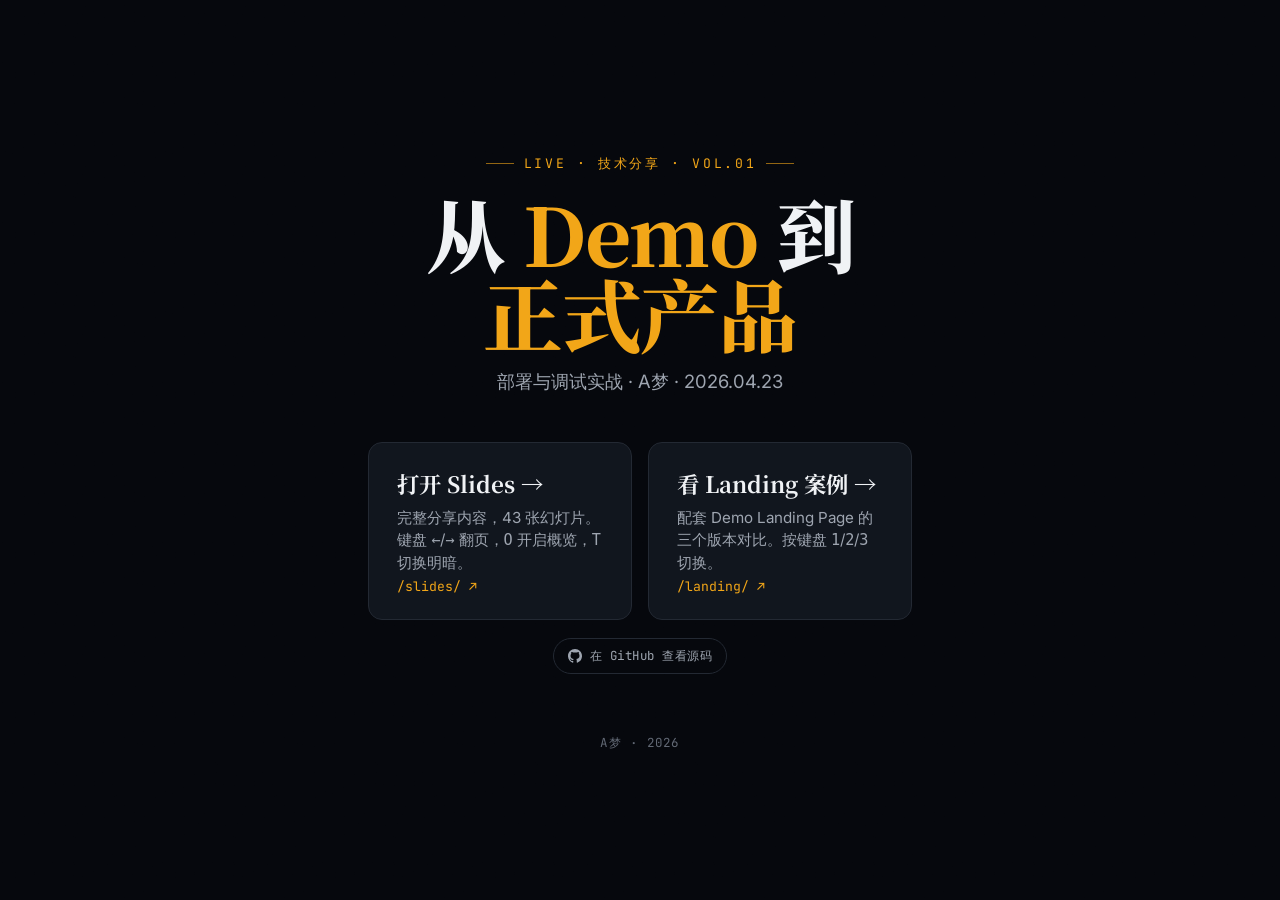
<file: index.html>
<!doctype html>
<html lang="zh-CN">
<head>
  <meta charset="utf-8" />
  <meta name="viewport" content="width=device-width, initial-scale=1" />
  <title>从 Demo 到正式产品 · A梦</title>
  <meta name="description" content="从 Demo 到正式产品——部署与调试实战。分享人：A梦。" />
  <link rel="preconnect" href="https://fonts.googleapis.com" />
  <link rel="preconnect" href="https://fonts.gstatic.com" crossorigin />
  <link href="https://fonts.googleapis.com/css2?family=Inter:wght@400;500;600;700&family=JetBrains+Mono:wght@400;500;600&family=Noto+Serif+SC:wght@500;700;900&display=swap" rel="stylesheet" />
  <style>
    :root {
      --bg: oklch(13% 0.012 260);
      --bg-card: oklch(20% 0.018 260);
      --ink: oklch(96% 0.005 260);
      --ink-dim: oklch(72% 0.018 260);
      --ink-mute: oklch(52% 0.02 260);
      --accent: oklch(78% 0.16 75);
      --line: oklch(28% 0.02 260);
      --font-sans: 'Inter', -apple-system, 'PingFang SC', sans-serif;
      --font-mono: 'JetBrains Mono', ui-monospace, Menlo, monospace;
      --font-serif: 'Noto Serif SC', 'Songti SC', serif;
    }
    * { box-sizing: border-box; margin: 0; padding: 0; }
    html, body { height: 100%; background: var(--bg); color: var(--ink); font-family: var(--font-sans); }
    body {
      display: grid; place-content: center;
      padding: 24px;
      position: relative;
      overflow: hidden;
    }
    body::before {
      content: '';
      position: fixed; inset: 0;
      pointer-events: none;
      background-image: url("data:image/svg+xml;utf8,<svg xmlns='http://www.w3.org/2000/svg' width='160' height='160'><filter id='n'><feTurbulence type='fractalNoise' baseFrequency='0.9' numOctaves='2'/><feColorMatrix values='0 0 0 0 1  0 0 0 0 1  0 0 0 0 1  0 0 0 0.05 0'/></filter><rect width='100%25' height='100%25' filter='url(%23n)'/></svg>");
      opacity: 0.45; mix-blend-mode: overlay;
    }
    .wrap { max-width: 800px; text-align: center; position: relative; z-index: 1; }
    .eyebrow {
      font-family: var(--font-mono);
      font-size: 0.82rem;
      color: var(--accent);
      letter-spacing: 0.2em;
      text-transform: uppercase;
      margin-bottom: 20px;
      display: inline-flex; align-items: center; gap: 10px;
    }
    .eyebrow::before, .eyebrow::after {
      content: ''; width: 28px; height: 1px; background: currentColor; opacity: 0.6;
    }
    h1 {
      font-family: var(--font-serif);
      font-weight: 800;
      font-size: clamp(2.4rem, 1rem + 5vw, 5rem);
      line-height: 1;
      letter-spacing: -0.02em;
      margin-bottom: 16px;
    }
    h1 .accent { color: var(--accent); }
    .sub {
      font-size: 1.15rem;
      color: var(--ink-dim);
      margin-bottom: 48px;
    }
    .cards {
      display: grid;
      grid-template-columns: repeat(auto-fit, minmax(240px, 1fr));
      gap: 16px;
    }
    .card {
      display: block;
      padding: 24px 28px;
      background: var(--bg-card);
      border: 1px solid var(--line);
      border-radius: 14px;
      text-decoration: none;
      color: var(--ink);
      transition: border-color 200ms, transform 200ms;
      text-align: left;
    }
    .card:hover { border-color: var(--accent); transform: translateY(-2px); }
    .card h3 { font-family: var(--font-serif); font-size: 1.4rem; font-weight: 700; margin-bottom: 8px; }
    .card p { color: var(--ink-dim); font-size: 0.95rem; line-height: 1.5; }
    .card .arrow { color: var(--accent); margin-top: 12px; font-family: var(--font-mono); font-size: 0.82rem; }
    .meta {
      margin-top: 60px;
      font-family: var(--font-mono);
      font-size: 0.78rem;
      color: var(--ink-mute);
      letter-spacing: 0.1em;
    }
    .repo {
      display: inline-flex; align-items: center; gap: 8px;
      margin-top: 18px;
      padding: 8px 14px;
      border: 1px solid var(--line);
      border-radius: 999px;
      color: var(--ink-dim);
      font-family: var(--font-mono);
      font-size: 0.78rem;
      letter-spacing: 0.04em;
      text-decoration: none;
      transition: border-color 200ms ease, color 200ms ease, background 200ms ease;
    }
    .repo:hover { border-color: var(--accent); color: var(--ink); background: rgba(255,255,255,0.03); }
    .repo svg { width: 14px; height: 14px; }
  </style>
</head>
<body>
  <main class="wrap">
    <span class="eyebrow">LIVE · 技术分享 · Vol.01</span>
    <h1>
      从 <span class="accent">Demo</span> 到<br/>
      <span class="accent">正式产品</span>
    </h1>
    <p class="sub">部署与调试实战 · A梦 · 2026.04.23</p>

    <div class="cards">
      <a class="card" href="./slides/" target="_blank" rel="noopener">
        <h3>打开 Slides →</h3>
        <p>完整分享内容，43 张幻灯片。键盘 <code>←</code>/<code>→</code> 翻页，<code>O</code> 开启概览，<code>T</code> 切换明暗。</p>
        <span class="arrow">/slides/ ↗</span>
      </a>
      <a class="card" href="./landing/" target="_blank" rel="noopener">
        <h3>看 Landing 案例 →</h3>
        <p>配套 Demo Landing Page 的三个版本对比。按键盘 <code>1</code>/<code>2</code>/<code>3</code> 切换。</p>
        <span class="arrow">/landing/ ↗</span>
      </a>
    </div>

    <a class="repo" href="https://github.com/zifeixu85/deepsea-amengshare20260423-slides" target="_blank" rel="noopener" title="在 GitHub 查看源码">
      <svg viewBox="0 0 16 16" fill="currentColor" aria-hidden="true"><path d="M8 0C3.58 0 0 3.58 0 8c0 3.54 2.29 6.53 5.47 7.59.4.07.55-.17.55-.38 0-.19-.01-.82-.01-1.49-2.01.37-2.53-.49-2.69-.94-.09-.23-.48-.94-.82-1.13-.28-.15-.68-.52-.01-.53.63-.01 1.08.58 1.23.82.72 1.21 1.87.87 2.33.66.07-.52.28-.87.51-1.07-1.78-.2-3.64-.89-3.64-3.95 0-.87.31-1.59.82-2.15-.08-.2-.36-1.02.08-2.12 0 0 .67-.21 2.2.82.64-.18 1.32-.27 2-.27s1.36.09 2 .27c1.53-1.04 2.2-.82 2.2-.82.44 1.1.16 1.92.08 2.12.51.56.82 1.27.82 2.15 0 3.07-1.87 3.75-3.65 3.95.29.25.54.73.54 1.48 0 1.07-.01 1.93-.01 2.2 0 .21.15.46.55.38A8.01 8.01 0 0016 8c0-4.42-3.58-8-8-8z"/></svg>
      在 GitHub 查看源码
    </a>
    <p class="meta">A梦 · 2026</p>
  </main>
</body>
</html>
</file>
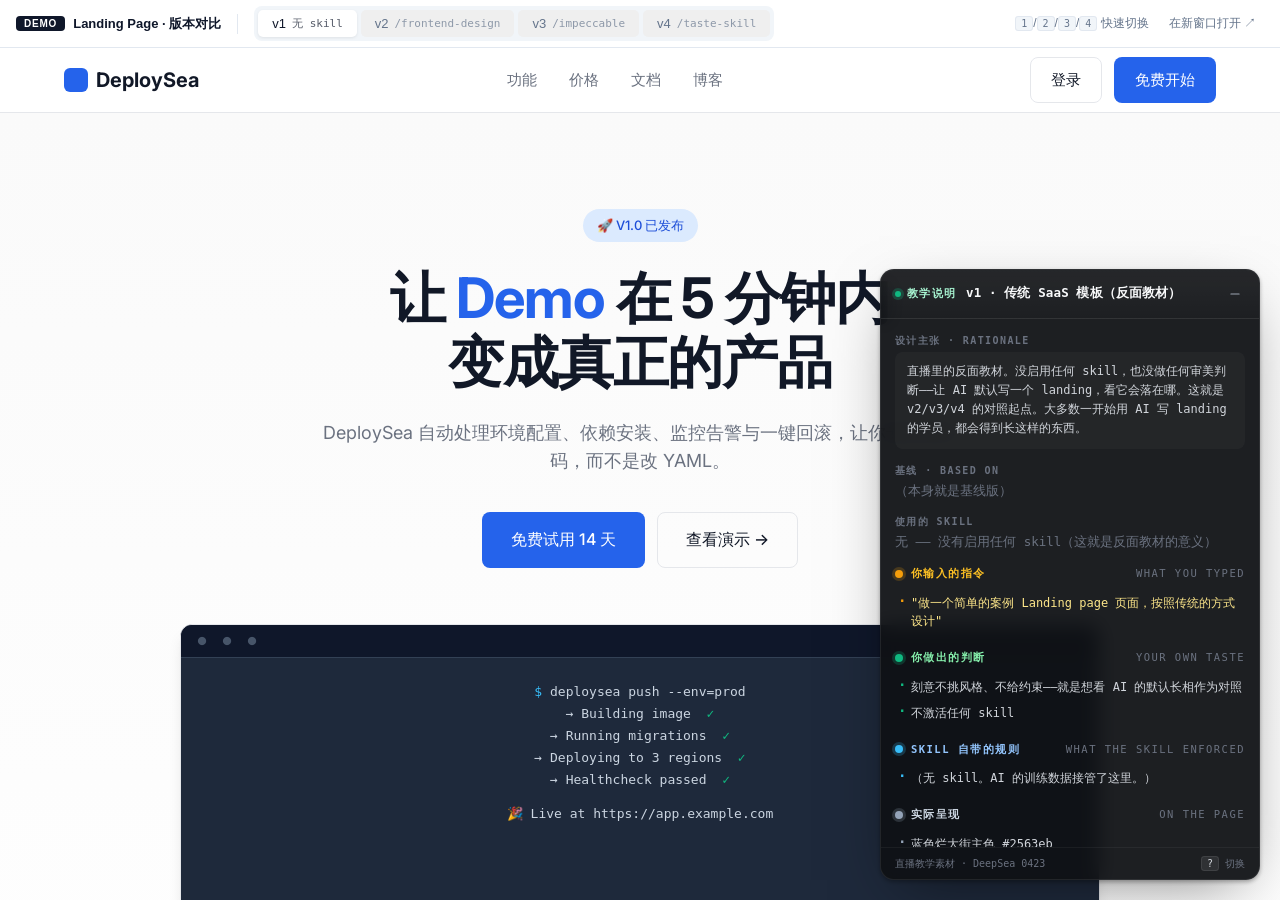
<file: landing/index.html>
<!doctype html>
<html lang="zh-CN">
<head>
  <meta charset="utf-8" />
  <meta name="viewport" content="width=device-width, initial-scale=1" />
  <title>Landing — Version Switcher</title>
  <style>
    :root {
      --bar-h: 48px;
      --ink: #0f172a;
      --ink-dim: #64748b;
      --line: #e2e8f0;
      --bg: #f8fafc;
      --accent: #2563eb;
    }
    * { box-sizing: border-box; }
    html, body { margin: 0; padding: 0; height: 100%; background: var(--bg); }
    body {
      font-family: -apple-system, BlinkMacSystemFont, 'PingFang SC', sans-serif;
      color: var(--ink);
    }

    .switcher {
      position: fixed; top: 0; left: 0; right: 0;
      height: var(--bar-h); z-index: 50;
      background: rgba(255,255,255,0.94);
      backdrop-filter: blur(10px);
      border-bottom: 1px solid var(--line);
      display: flex; align-items: center;
      padding: 0 16px; gap: 16px;
      font-size: 13px;
    }
    .switcher__brand {
      font-weight: 600; color: var(--ink);
      display: flex; align-items: center; gap: 8px;
    }
    .switcher__brand .badge {
      display: inline-block; padding: 2px 8px;
      background: var(--ink); color: white;
      border-radius: 4px; font-size: 10px;
      font-weight: 700; letter-spacing: 0.08em;
    }
    .switcher__divider {
      width: 1px; height: 20px; background: var(--line);
    }
    .switcher__tabs {
      display: flex; gap: 4px;
      background: #f1f5f9;
      padding: 4px; border-radius: 8px;
    }
    .switcher__tab {
      appearance: none; border: 0;
      padding: 6px 14px; border-radius: 5px;
      font-family: inherit; font-size: 13px; font-weight: 500;
      color: var(--ink-dim); cursor: pointer;
      transition: all 0.15s ease;
      display: inline-flex; align-items: center; gap: 6px;
    }
    .switcher__tab:hover { color: var(--ink); }
    .switcher__tab[aria-pressed="true"] {
      background: white;
      color: var(--ink);
      box-shadow: 0 1px 3px rgba(0,0,0,0.08);
    }
    .switcher__tab .label-en {
      font-family: ui-monospace, Menlo, monospace;
      font-size: 11px; opacity: 0.7;
    }

    .switcher__spacer { flex: 1; }

    .switcher__meta {
      color: var(--ink-dim); font-size: 12px;
      display: flex; align-items: center; gap: 12px;
    }
    .switcher__meta a {
      color: var(--ink-dim);
      text-decoration: none;
      padding: 4px 8px;
      border-radius: 4px;
      transition: all 0.15s ease;
    }
    .switcher__meta a:hover { color: var(--ink); background: #f1f5f9; }
    .switcher__meta kbd {
      font-family: ui-monospace, Menlo, monospace;
      font-size: 10px;
      background: #f1f5f9;
      border: 1px solid var(--line);
      border-radius: 3px;
      padding: 1px 5px;
      color: var(--ink-dim);
    }

    .frame-wrap {
      position: absolute;
      top: var(--bar-h); left: 0; right: 0; bottom: 0;
      background: white;
    }
    .frame {
      width: 100%; height: 100%;
      border: 0; display: block;
      background: white;
    }

    @media (max-width: 640px) {
      .switcher { padding: 0 8px; gap: 8px; }
      .switcher__brand .text { display: none; }
      .switcher__meta { display: none; }
      .switcher__tab { padding: 6px 10px; }
      .switcher__tab .label-en { display: none; }
    }
  </style>
</head>
<body>
  <header class="switcher" role="toolbar" aria-label="版本切换">
    <span class="switcher__brand">
      <span class="badge">DEMO</span>
      <span class="text">Landing Page · 版本对比</span>
    </span>

    <span class="switcher__divider" aria-hidden="true"></span>

    <div class="switcher__tabs" role="tablist">
      <button class="switcher__tab" role="tab" data-version="v1" aria-pressed="false">
        v1 <span class="label-en">无 skill</span>
      </button>
      <button class="switcher__tab" role="tab" data-version="v2" aria-pressed="false">
        v2 <span class="label-en">/frontend-design</span>
      </button>
      <button class="switcher__tab" role="tab" data-version="v3" aria-pressed="false">
        v3 <span class="label-en">/impeccable</span>
      </button>
      <button class="switcher__tab" role="tab" data-version="v4" aria-pressed="false">
        v4 <span class="label-en">/taste-skill</span>
      </button>
    </div>

    <span class="switcher__spacer"></span>

    <div class="switcher__meta">
      <span><kbd>1</kbd>/<kbd>2</kbd>/<kbd>3</kbd>/<kbd>4</kbd> 快速切换</span>
      <a id="open-new" href="#" target="_blank" rel="noopener">在新窗口打开 ↗</a>
    </div>
  </header>

  <div class="frame-wrap">
    <iframe id="frame" class="frame" src="" title="Landing Page Preview" loading="eager"></iframe>
  </div>

  <script>
    (function () {
      const versions = ['v1', 'v2', 'v3', 'v4'];
      const tabs = Array.from(document.querySelectorAll('.switcher__tab'));
      const $frame = document.getElementById('frame');
      const $openNew = document.getElementById('open-new');

      function urlFor(v) { return `./${v}/index.html`; }

      function activate(v, { push = true } = {}) {
        if (!versions.includes(v)) v = 'v1';
        tabs.forEach(t => t.setAttribute('aria-pressed', String(t.dataset.version === v)));
        const url = urlFor(v);
        // only reload the iframe if the version actually changed
        if (!$frame.src || !$frame.src.endsWith(url.replace('./', ''))) {
          $frame.src = url;
        }
        $openNew.href = url;
        document.title = `Landing · ${v}`;
        if (push) history.replaceState(null, '', `#${v}`);
      }

      tabs.forEach(t => {
        t.addEventListener('click', () => activate(t.dataset.version));
      });

      window.addEventListener('keydown', (e) => {
        // ignore when iframe is focused — user is interacting with the page
        if (e.target && e.target.tagName === 'INPUT') return;
        const map = { '1': 'v1', '2': 'v2', '3': 'v3', '4': 'v4' };
        if (map[e.key]) activate(map[e.key]);
      });

      // initial: hash > default v1
      const initial = (location.hash || '').replace('#', '') || 'v1';
      activate(initial);
    })();
  </script>
</body>
</html>
</file>
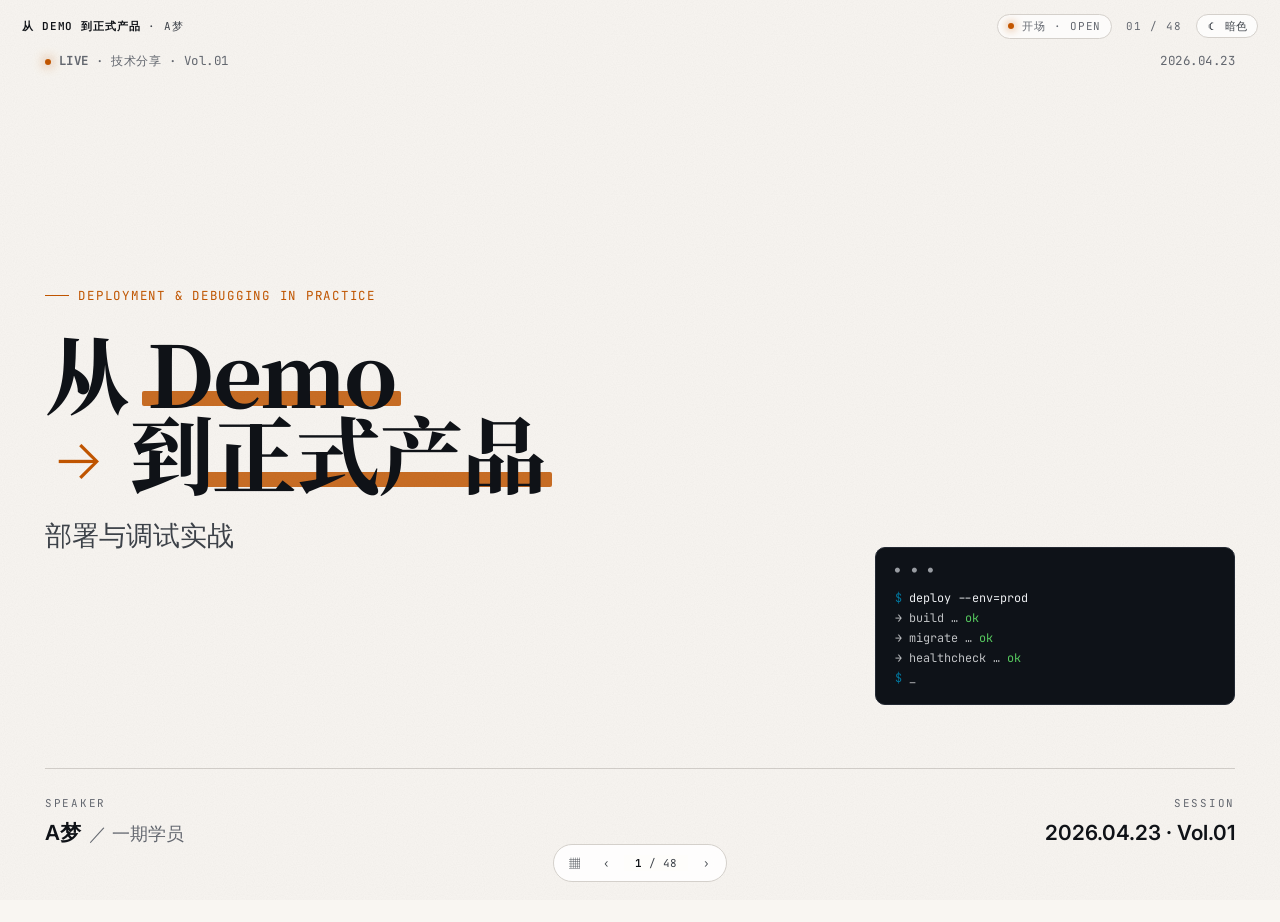
<file: slides/index.html>
<!doctype html>
<html lang="zh-CN">
<head>
  <meta charset="utf-8" />
  <meta name="viewport" content="width=device-width, initial-scale=1, viewport-fit=cover" />
  <title>从 Demo 到正式产品 · A梦</title>
  <meta name="description" content="从 Demo 到正式产品——部署与调试实战。分享人：A梦。" />
  <link rel="preconnect" href="https://fonts.googleapis.com" />
  <link rel="preconnect" href="https://fonts.gstatic.com" crossorigin />
  <link href="https://fonts.googleapis.com/css2?family=Inter:wght@300;400;500;600;700;800&family=JetBrains+Mono:wght@400;500;600&family=Noto+Serif+SC:wght@500;700;900&display=swap" rel="stylesheet" />
  <link rel="stylesheet" href="./styles.css?v=13" />
  <script>
    // Apply theme before paint to avoid FOUC
    (function () {
      try {
        var saved = localStorage.getItem('deepsea-slides-theme');
        var theme = (saved === 'light' || saved === 'dark')
          ? saved
          : (window.matchMedia && window.matchMedia('(prefers-color-scheme: light)').matches ? 'light' : 'dark');
        document.documentElement.setAttribute('data-theme', theme);
      } catch (e) { document.documentElement.setAttribute('data-theme', 'dark'); }
    })();
  </script>
</head>
<body>
  <div class="progress" id="progress"></div>

  <header class="chrome-top">
    <div class="chrome-top__left">
      <span class="chrome-top__brand"><strong>从 Demo 到正式产品</strong> · A梦</span>
    </div>
    <div class="chrome-top__right">
      <span class="chrome-top__section" id="section-pill">
        <span class="swatch"></span><span id="section-name">OPEN</span>
      </span>
      <span class="chrome-top__counter"><span id="cur">01</span> / <span id="total">01</span></span>
      <button class="theme-toggle" id="theme-toggle" aria-label="切换明暗主题 (T)" title="切换主题 (T)">
        <span class="ico ico-light" aria-hidden="true">☀</span><span class="ico ico-dark" aria-hidden="true">☾</span>
        <span class="theme-toggle__label theme-toggle__label--to-light">亮色</span>
        <span class="theme-toggle__label theme-toggle__label--to-dark">暗色</span>
      </button>
    </div>
  </header>

  <main class="deck" id="deck" data-section="open">

    <!-- ==================== 01 · COVER ==================== -->
    <section class="slide cover is-active" data-section="open" data-overview="1 · 封面">
      <header class="cover__top">
        <div><span class="dot-pulse"></span><strong>LIVE</strong> · 技术分享 · Vol.01</div>
        <div>2026.04.23</div>
      </header>
      <div class="cover__main">
        <span class="eyebrow">Deployment &amp; Debugging in Practice</span>
        <h1 class="cover__title">
          从 <span class="accent">Demo</span><br />
          <span class="arrow">→</span> 到<span class="accent">正式产品</span>
        </h1>
        <p class="cover__subtitle">
          部署与调试实战
        </p>
        <aside class="cover__terminal terminal" aria-hidden="true">
          <span><span class="prompt">$</span> <span class="cmd-text">deploy --env=prod</span></span><br/>
          → build … <span class="ok">ok</span><br/>
          → migrate … <span class="ok">ok</span><br/>
          → healthcheck … <span class="ok">ok</span><br/>
          <span class="prompt">$</span> _
        </aside>
      </div>
      <footer class="cover__bottom">
        <div class="cover__meta">
          <span class="label">Speaker</span>
          <span class="value">A梦<span class="role">／ 一期学员</span></span>
        </div>
        <div class="cover__meta cover__meta--right">
          <span class="label">Session</span>
          <span class="value">2026.04.23 · Vol.01</span>
        </div>
      </footer>
    </section>

    <!-- ==================== 02 · 自我介绍 ==================== -->
    <section class="slide" data-section="open" data-overview="2 · 自我介绍">
      <div class="intro">
        <div class="intro__avatar">
          <img src="./avatar.png" alt="A梦 头像" />
        </div>
        <div>
          <span class="eyebrow">Speaker</span>
          <h2 class="intro__name">
            A梦
            <small>10 年交互设计 · 出海产品 · 黑客松三冠</small>
          </h2>
          <ul class="intro__bullets">
            <li>
              <div>
                <strong>一期学员</strong>
                <div class="meta">小排老师课程一期学员</div>
              </div>
            </li>
            <li>
              <div>
                <strong>10 年+ 交互设计经验</strong>
                <div class="meta">前阿里巴巴交互设计专家</div>
              </div>
            </li>
            <li>
              <div>
                <strong>2024.10 起做出海网站</strong>
                <div class="meta">已经获得持续收益，至今在迭代</div>
              </div>
            </li>
            <li>
              <div>
                <strong>持续做自己的创业产品</strong>
                <div class="meta">一边做一边把方法沉下来</div>
              </div>
            </li>
            <li>
              <div>
                <strong>黑客松三冠</strong>
                <div class="meta">基本都是一个人参赛</div>
              </div>
            </li>
          </ul>
        </div>
      </div>
    </section>

    <!-- ==================== 03 · 今天想分享什么 ==================== -->
    <section class="slide" data-section="open" data-overview="3 · 今天想分享什么">
      <div class="question">
        <span class="question__pre">// today's topic</span>
        <h2 class="question__big">
          会用 AI 写页面之后，<br/>
          真正卡住你的，<br/>
          往往是<em>下一步</em>。
        </h2>
        <div class="question__list">
          <div class="card">
            <div class="card__num">01 / 调试</div>
            <p class="card__title">写出来之后怎么继续打磨</p>
            <p class="card__desc">从 demo 变成「更像产品的东西」，差的是哪几步。</p>
          </div>
          <div class="card">
            <div class="card__num">02 / 上线</div>
            <p class="card__title">怎么把它真正部署出去</p>
            <p class="card__desc">本地跑通和真正上线，中间是两套问题。</p>
          </div>
          <div class="card">
            <div class="card__num">03 / 维护</div>
            <p class="card__title">怎么让它后续还能持续维护</p>
            <p class="card__desc">不是上线就完了，是从此开始要每周面对它。</p>
          </div>
        </div>
      </div>
    </section>

    <!-- ==================== 04 · 课程地图回顾 ==================== -->
    <section class="slide" data-section="open" data-overview="4 · 课程地图回顾">
      <div class="course-map">
        <div>
          <span class="eyebrow">Recap · 课程地图</span>
          <h2 class="title-h1" style="margin-top:1rem;">
            先把<br/>课程<span style="color:var(--accent)">回顾一下</span>
          </h2>
          <p class="subtle" style="margin-top:1.2rem;font-size:1.02rem;line-height:1.55;max-width:30ch;">
            不是重复讲，而是告诉你：<br/>
            <strong style="color:var(--ink);">哪些已经讲过、今天会在哪一段往前推、哪些直播后回去补课最合算。</strong>
          </p>
        </div>
        <div class="course-map__list">
          <a class="course-link" href="https://scys.com/deepsea/2001/course/164?chapterId=10860" target="_blank" rel="noopener">
            <span class="course-link__num">01</span>
            <div>
              <p class="course-link__title">实战进阶 3</p>
              <span class="course-link__sub">数据库进阶 / 产品设计 / Bug 调试 / 部署上线 / 域名配置</span>
            </div>
            <span class="course-link__arrow">→</span>
          </a>
          <a class="course-link" href="https://scys.com/deepsea/2001/course/164?chapterId=11108" target="_blank" rel="noopener">
            <span class="course-link__num">02</span>
            <div>
              <p class="course-link__title">实战进阶 4</p>
              <span class="course-link__sub">Claude Code / MCP / Skills / 产品迭代 / 开源生态</span>
            </div>
            <span class="course-link__arrow">→</span>
          </a>
          <a class="course-link" href="https://scys.com/deepsea/2001/course/128?chapterId=5829&blockId=doxcnQayWK1NSLy0XoAiKjY7ih2" target="_blank" rel="noopener">
            <span class="course-link__num">03</span>
            <div>
              <p class="course-link__title">老教程 · 部署到自己的服务器</p>
              <span class="course-link__sub">Dokploy 部署的来龙去脉</span>
            </div>
            <span class="course-link__arrow">→</span>
          </a>
        </div>
      </div>
    </section>

    <!-- ==================== 05 · 今天结构预览 ==================== -->
    <section class="slide" data-section="open" data-overview="5 · 今天结构预览">
      <div class="roadmap">
        <div>
          <span class="eyebrow">Today's Map</span>
          <h2 class="title-h1" style="margin-top:0.8rem;">三个部分，<span style="color:var(--accent)">两条主线</span></h2>
        </div>
        <div class="roadmap__rail">
          <div class="roadmap__step">
            <div class="roadmap__step__pin">P1</div>
            <span class="roadmap__step__label">Part 1 · 调试</span>
            <h3 class="roadmap__step__title">把 demo 改得更像产品</h3>
            <ul class="roadmap__step__list">
              <li>6 条核心设计原则</li>
              <li>4 个 skill 的定位与演示</li>
              <li>从用 skill → 做自己的 skill 集合</li>
              <li>Pencil &amp; Claude Design 演示</li>
            </ul>
          </div>
          <div class="roadmap__step">
            <div class="roadmap__step__pin">P2</div>
            <span class="roadmap__step__label">Part 2 · 部署</span>
            <h3 class="roadmap__step__title">让它真正上线、能扛住</h3>
            <ul class="roadmap__step__list">
              <li>简单看 Vercel 后台</li>
              <li>重点看 Dokploy + 我的实际部署方式</li>
              <li>什么时候该走向自己的服务器</li>
            </ul>
          </div>
          <div class="roadmap__step">
            <div class="roadmap__step__pin">Q&amp;A</div>
            <span class="roadmap__step__label">Part 3 · 答疑</span>
            <h3 class="roadmap__step__title">问什么都行</h3>
            <ul class="roadmap__step__list">
              <li>调试相关</li>
              <li>部署相关</li>
              <li>个人产品 / 出海 / 黑客松</li>
            </ul>
          </div>
        </div>
      </div>
    </section>

    <!-- ==================== 06 · DIVIDER · Part 1 调试 ==================== -->
    <section class="slide" data-section="debug" data-overview="6 · — PART 1 · 调试 —">
      <div class="divider">
        <div class="divider__big-num">01</div>
        <div class="divider__top">
          <span>Part 1 / 3</span>
          <span>从 demo 到产品 · 调试</span>
        </div>
        <div class="divider__center">
          <span class="divider__chapter">Part One</span>
          <h2 class="divider__title">
            <span class="accent">调试</span><br/>
            把 demo 改得<br/>更像<span class="accent">产品</span>
          </h2>
          <p class="divider__sub">从交互设计师的角度，回答一个真实问题：为什么 AI 做的页面，总有一股 demo 味。</p>
        </div>
        <div class="divider__bottom">
          <span>A梦 · 2026</span>
          <span>← / → 翻页</span>
        </div>
      </div>
    </section>

    <!-- ==================== 07 · 调试核心问题 ==================== -->
    <section class="slide" data-section="debug" data-overview="7 · 调试的核心问题">
      <div class="question">
        <span class="question__pre">// the real question</span>
        <h2 class="question__big">
          为什么很多 AI 做出来的页面，<br/>
          不是不能用，<br/>
          而是总有一股<em>demo 味、AI 味</em>？
        </h2>
        <p class="subtle" style="font-size:1.1rem;max-width:50ch;margin:0;">
          从交互设计师的视角，怎么判断一个页面到底哪里不对、可以怎么往前改。
        </p>
      </div>
    </section>

    <!-- ==================== 08 · 6 原则一览 ==================== -->
    <section class="slide" data-section="debug" data-overview="8 · 6 条核心设计原则">
      <div class="principles-grid">
        <div class="principles-grid__head">
          <span class="eyebrow">Principles · 06</span>
          <h2 class="title-h1" style="margin-top:0.8rem;">6 条<br/>核心<br/><span style="color:var(--accent);">设计原则</span></h2>
          <p class="subtle" style="margin-top:1.2rem;font-size:1rem;max-width:18ch;">围绕 Landing Page、产品表达、用户触达。简单、实用、可立刻拿去用。</p>
        </div>
        <div class="principles-grid__list">
          <div class="principle-pill"><span class="principle-pill__num">01</span><span class="principle-pill__txt">先让用户看懂，再让用户觉得高级</span></div>
          <div class="principle-pill"><span class="principle-pill__num">02</span><span class="principle-pill__txt">首屏只做一件事：用一句话讲清产品价值</span></div>
          <div class="principle-pill"><span class="principle-pill__num">03</span><span class="principle-pill__txt">页面不是信息堆砌，而是引导用户做决定</span></div>
          <div class="principle-pill"><span class="principle-pill__num">04</span><span class="principle-pill__txt">用户不是没耐心，而是没有义务理解你</span></div>
          <div class="principle-pill"><span class="principle-pill__num">05</span><span class="principle-pill__txt">视觉的作用是帮信息分层，不是制造热闹</span></div>
          <div class="principle-pill"><span class="principle-pill__num">06</span><span class="principle-pill__txt">Landing 不是艺术作品，它是一个转化工具</span></div>
        </div>
      </div>
    </section>

    <!-- ==================== 09 · 原则 1 ==================== -->
    <section class="slide" data-section="debug" data-overview="9 · 原则 1 · 看懂 > 高级">
      <div class="principle">
        <div class="principle__num">01</div>
        <div class="principle__head">
          <span class="principle__no">Principle · 01</span>
          <h2 class="principle__title">先让用户看懂，<br/>再让用户觉得高级</h2>
        </div>
        <div class="principle__body">
          <ul class="principle__list">
            <li><span><strong>落地页的第一任务是信息传达，不是审美表达。</strong></span></li>
            <li><span>用户首先想知道：<strong>你是做什么的、对我有什么用、我下一步该做什么。</strong></span></li>
            <li><span>文案表达 <strong>优先于</strong> 视觉表达。</span></li>
            <li><span>清楚比好看更重要。</span></li>
          </ul>
          <aside class="principle__nail">
            <div class="principle__nail__label">钉子句 · Quotable</div>
            <p class="principle__nail__quote">"很多 AI 做出来的页面，不是丑，<br/>而是没说清楚。"</p>
            <p class="principle__nail__quote">"设计不是给产品化妆，<br/>是帮产品把话说明白。"</p>
          </aside>
        </div>
        <div class="principle__foot">
          <span>Principle 01 of 06</span>
          <span>说人话 &gt; 看起来对</span>
        </div>
      </div>
    </section>

    <!-- ==================== 10 · 原则 2 ==================== -->
    <section class="slide" data-section="debug" data-overview="10 · 原则 2 · 首屏一件事">
      <div class="principle">
        <div class="principle__num">02</div>
        <div class="principle__head">
          <span class="principle__no">Principle · 02</span>
          <h2 class="principle__title">首屏只做一件事：<br/>用一句话讲清产品价值</h2>
        </div>
        <div class="principle__body">
          <ul class="principle__list">
            <li><span>首屏要快速回答三个问题：<strong>这是什么 / 适合谁 / 为什么值得试。</strong></span></li>
            <li><span>常见问题：<strong>说了很多但没有重点</strong>、讲功能不讲结果、讲自己做了什么不讲用户得到什么。</span></li>
            <li><span>一个清晰首屏的基础结构：<strong>主标题 + 副标题 + CTA + 辅助证明。</strong></span></li>
          </ul>
          <aside class="principle__nail">
            <div class="principle__nail__label">基础结构 · Skeleton</div>
            <p class="principle__nail__quote" style="font-family:var(--font-mono);font-size:0.95rem;line-height:1.8;">
              <span style="color:var(--accent);">H1</span> &nbsp;一句话讲清你是什么<br/>
              <span style="color:var(--accent);">P</span> &nbsp;&nbsp;给谁 / 解决什么 / 怎么不一样<br/>
              <span style="color:var(--accent);">CTA</span> 现在能做的下一步<br/>
              <span style="color:var(--accent);">Proof</span> 客户 logo / 数据 / 截图
            </p>
          </aside>
        </div>
        <div class="principle__foot">
          <span>Principle 02 of 06</span>
          <span>5 秒内回答 3 个问题</span>
        </div>
      </div>
    </section>

    <!-- ==================== 11 · 原则 3 ==================== -->
    <section class="slide" data-section="debug" data-overview="11 · 原则 3 · 引导决定">
      <div class="principle">
        <div class="principle__num">03</div>
        <div class="principle__head">
          <span class="principle__no">Principle · 03</span>
          <h2 class="principle__title">页面不是信息堆砌，<br/>而是引导用户做决定</h2>
        </div>
        <div class="principle__body">
          <ul class="principle__list">
            <li><span>落地页是<strong>说服顺序</strong>，不是把内容放满。</span></li>
            <li><span>用户走过的心理路径：<strong>看懂 → 产生相关性 → 建立信任 → 愿意行动。</strong></span></li>
            <li><span>页面结构不只是排版问题，<strong>更是信息顺序问题</strong>。</span></li>
          </ul>
          <aside class="principle__nail">
            <div class="principle__nail__label">说服阶梯 · Funnel</div>
            <p class="principle__nail__quote" style="font-family:var(--font-mono);font-size:0.92rem;line-height:1.9;">
              <span style="color:var(--accent);">①</span> 看懂 — Hero 区<br/>
              <span style="color:var(--accent);">②</span> 相关 — 痛点 / 场景<br/>
              <span style="color:var(--accent);">③</span> 信任 — 案例 / 数据 / 背书<br/>
              <span style="color:var(--accent);">④</span> 行动 — CTA / 价格 / 风险消除
            </p>
          </aside>
        </div>
        <div class="principle__foot">
          <span>Principle 03 of 06</span>
          <span>顺序就是设计</span>
        </div>
      </div>
    </section>

    <!-- ==================== 12 · 原则 4 ==================== -->
    <section class="slide" data-section="debug" data-overview="12 · 原则 4 · 没义务理解">
      <div class="principle">
        <div class="principle__num">04</div>
        <div class="principle__head">
          <span class="principle__no">Principle · 04</span>
          <h2 class="principle__title">用户不是没耐心，<br/>而是没有义务理解你</h2>
        </div>
        <div class="principle__body">
          <ul class="principle__list">
            <li><span>用户不会替你脑补，也不会主动帮你理解产品。</span></li>
            <li><span>能提前表达清楚的，<strong>不要留给用户自己猜。</strong></span></li>
            <li><span>可落地的细节：标题尽量明确 · CTA 尽量具体 · 少用黑话 · 一屏不要太多同等级重点 · 模块标题让人一眼知道在讲什么。</span></li>
          </ul>
          <aside class="principle__nail">
            <div class="principle__nail__label">反例 → 正例</div>
            <p class="principle__nail__quote" style="font-size:0.95rem;">
              <span class="mute" style="text-decoration:line-through;">了解更多</span>
              <span style="color:var(--accent);">→</span>
              <span style="color:var(--ink);">查看完整定价</span>
            </p>
            <p class="principle__nail__quote" style="font-size:0.95rem;">
              <span class="mute" style="text-decoration:line-through;">极致体验</span>
              <span style="color:var(--accent);">→</span>
              <span style="color:var(--ink);">一次构建，30 秒部署到 12 个区域</span>
            </p>
          </aside>
        </div>
        <div class="principle__foot">
          <span>Principle 04 of 06</span>
          <span>不要让用户去翻译你</span>
        </div>
      </div>
    </section>

    <!-- ==================== 13 · 原则 5 ==================== -->
    <section class="slide" data-section="debug" data-overview="13 · 原则 5 · 视觉是分层">
      <div class="principle">
        <div class="principle__num">05</div>
        <div class="principle__head">
          <span class="principle__no">Principle · 05</span>
          <h2 class="principle__title">视觉的作用是<span style="color:var(--accent);">帮信息分层</span>，<br/>而不是制造热闹</h2>
        </div>
        <div class="principle__body">
          <ul class="principle__list">
            <li><span>很多 AI 页面问题不是内容少，是<strong>视觉很热闹但重点不清楚</strong>。</span></li>
            <li><span>好的视觉不是元素更多，<strong>是重点更明确</strong>。</span></li>
            <li><span>视觉至少要服务于：告诉用户先看哪里 / 区分主次 / 把相关内容组织在一起 / 让阅读更轻松。</span></li>
            <li><span>一个区域里，<strong>最好只有一个视觉主角</strong>。</span></li>
          </ul>
          <aside class="principle__nail">
            <div class="principle__nail__label">检查清单 · Checklist</div>
            <p class="principle__nail__quote" style="font-family:var(--font-mono);font-size:0.85rem;line-height:1.85;">
              □ 用户的眼睛 2 秒内能落到主行动？<br/>
              □ 一屏里是不是有 ≥3 个同样高亮的元素？<br/>
              □ 移除所有装饰，骨架还成立吗？<br/>
              □ 颜色是在分层 还是在抢戏？
            </p>
          </aside>
        </div>
        <div class="principle__foot">
          <span>Principle 05 of 06</span>
          <span>一个区域，一个主角</span>
        </div>
      </div>
    </section>

    <!-- ==================== 14 · 原则 6 ==================== -->
    <section class="slide" data-section="debug" data-overview="14 · 原则 6 · 转化工具">
      <div class="principle">
        <div class="principle__num">06</div>
        <div class="principle__head">
          <span class="principle__no">Principle · 06</span>
          <h2 class="principle__title">Landing 不是艺术作品，<br/>它<span style="color:var(--accent);">首先是一个转化工具</span></h2>
        </div>
        <div class="principle__body">
          <ul class="principle__list">
            <li><span>最终标准不是<strong>自己觉得好看</strong>，而是用户是否更容易理解、信任、行动。</span></li>
            <li><span>设计不是装饰层，<strong>是业务层的一部分</strong>。</span></li>
            <li><span>如果一个页面很好看，但没人点、没人注册、没人留下来——<strong>那它还没有真正设计好</strong>。</span></li>
          </ul>
          <aside class="principle__nail">
            <div class="principle__nail__label">最后一问 · Final Question</div>
            <p class="principle__nail__quote">
              "上线两周后回头看，<br/>
              这个页面有没有真的<br/>
              <span style="color:var(--accent);">把人接住</span>？"
            </p>
          </aside>
        </div>
        <div class="principle__foot">
          <span>Principle 06 of 06</span>
          <span>看不见的东西，最后会决定一切</span>
        </div>
      </div>
    </section>

    <!-- ==================== 15 · 过渡 · 从原则到工具 ==================== -->
    <section class="slide" data-section="debug" data-overview="15 · 从原则到工具">
      <div class="question">
        <span class="question__pre">// principles → tools</span>
        <h2 class="question__big">
          原则是<em>尺子</em>，<br/>
          工具是<em>动作</em>。
        </h2>
        <p class="subtle" style="font-size:1.1rem;max-width:55ch;line-height:1.6;margin:0;">
          下面这些工具，都可以放回这 6 条原则里检验：
          <strong style="color:var(--ink);">它们到底有没有帮我们把页面说清楚、层级理顺、重点拉出来、用户更愿意继续点下去。</strong>
        </p>
      </div>
    </section>

    <!-- ==================== 16 · 工具顺序 ==================== -->
    <section class="slide" data-section="debug" data-overview="16 · 工具演示顺序">
      <div class="tools-order">
        <div>
          <span class="eyebrow">Tool Demo Order</span>
          <h2 class="title-h1" style="margin-top:0.8rem;">三个工具，<br/>按这个顺序看最容易看懂区别</h2>
        </div>
        <div class="tools-order__rail">
          <div class="tool-card">
            <span class="tool-card__num">01</span>
            <span class="tool-card__role">Skill · 接入工作流</span>
            <h3 class="tool-card__name">Skills</h3>
            <p class="tool-card__desc">能直接接入 Claude Code 工作流的一段。它是规则、流程、审查系统的化身。</p>
            <span class="tool-card__weight">规则 / 流程 / 审查</span>
          </div>
          <span class="tools-order__arrow">→</span>
          <div class="tool-card">
            <span class="tool-card__num">02</span>
            <span class="tool-card__role">Pencil · 方向探索</span>
            <h3 class="tool-card__name">Pencil <span style="font-size:0.6em;color:var(--ink-mute);">(pencil.dev)</span></h3>
            <p class="tool-card__desc">页面方向探索和设计辅助，帮你跳出当前 demo 的惯性表达。</p>
            <span class="tool-card__weight">方向 / 探索</span>
          </div>
          <span class="tools-order__arrow">→</span>
          <div class="tool-card">
            <span class="tool-card__num">03</span>
            <span class="tool-card__role">Claude Design · 视觉表达</span>
            <h3 class="tool-card__name">Claude Design</h3>
            <p class="tool-card__desc">视觉生成与表达上限，更适合直观对比不同设计方向带来的差异。</p>
            <span class="tool-card__weight">生成 / 上限</span>
          </div>
        </div>
      </div>
    </section>

    <!-- ==================== 17 · DIVIDER · Skills ==================== -->
    <section class="slide" data-section="skills" data-overview="17 · — SKILLS —">
      <div class="divider">
        <div class="divider__big-num">SK</div>
        <div class="divider__top">
          <span>Part 1.5 · Skills 章节</span>
          <span>4 个 skill · 一个工作流</span>
        </div>
        <div class="divider__center">
          <span class="divider__chapter">Chapter · Skills</span>
          <h2 class="divider__title"><span class="accent">Skills</span><br/>规则、流程、<br/>审查系统</h2>
          <p class="divider__sub">不是装个 skill 就够了。要让它们组合成一条你能复用的工作流。</p>
        </div>
        <div class="divider__bottom">
          <span>frontend-design · impeccable · taste-skill · web-design-guidelines</span>
          <span>↓ 一句话定位 · 主讲 · 对照 · 一带</span>
        </div>
      </div>
    </section>

    <!-- ==================== 18 · 4 skill 矩阵 ==================== -->
    <section class="slide" data-section="skills" data-overview="18 · 4 个 skill · 一句话定位">
      <div class="skill-matrix">
        <div>
          <span class="eyebrow">4 Skills · 1-Liner Positioning</span>
          <h2 class="title-h2" style="margin-top:0.6rem;">把这 4 个 skill <span class="accent">放在同一张图里</span>看</h2>
        </div>
        <div class="skill-matrix__grid">
          <article class="skill-card" data-skill="frontend-design">
            <header class="skill-card__head">
              <h3 class="skill-card__name">/frontend-design</h3>
              <span class="skill-card__author">by Anthropic</span>
            </header>
            <h4 class="skill-card__role">思想<br/>（为什么）</h4>
            <p class="skill-card__desc">一个 SKILL.md，约 50 行。讲"别写出 AI 味、要选一个 bold 的美学方向"。理念篇。</p>
            <div class="skill-card__meta">
              <span><span class="key">粒度</span> <span class="v">1 个总纲</span></span>
              <span><span class="key">门槛</span> <span class="v">极低</span></span>
            </div>
            <a class="skill-card__link" href="https://github.com/anthropics/skills/tree/main/skills/frontend-design" target="_blank" rel="noopener">
              github.com/anthropics/skills ↗
            </a>
          </article>
          <article class="skill-card skill-card--pick" data-skill="impeccable">
            <span class="skill-card__pick">★ 主力推荐</span>
            <header class="skill-card__head">
              <h3 class="skill-card__name">/impeccable</h3>
              <span class="skill-card__author">by Paul Bakaus</span>
            </header>
            <h4 class="skill-card__role">工作流<br/>（怎么做）</h4>
            <p class="skill-card__desc">1 个扩展 skill + 18 个命令 + 反模式 CLI。从 shape→craft→audit→polish→bolder→quieter→delight 一整条流水线。<strong style="color:var(--ink);">细节处理最完整，体系最成熟。</strong></p>
            <div class="skill-card__meta">
              <span><span class="key">粒度</span> <span class="v">流水线</span></span>
              <span><span class="key">门槛</span> <span class="v">中</span></span>
            </div>
            <a class="skill-card__link" href="https://impeccable.style" target="_blank" rel="noopener">
              impeccable.style ↗
            </a>
          </article>
          <article class="skill-card" data-skill="taste-skill">
            <header class="skill-card__head">
              <h3 class="skill-card__name">/taste-skill</h3>
              <span class="skill-card__author">by Leonxlnx</span>
            </header>
            <h4 class="skill-card__role">风格选择器<br/>（做成什么样）</h4>
            <p class="skill-card__desc">9 个风格变体 + 3 个可调 dial（variance / motion / density）。按视觉方向选一个 SKILL.md 挂上去。</p>
            <div class="skill-card__meta">
              <span><span class="key">粒度</span> <span class="v">9 风格</span></span>
              <span><span class="key">门槛</span> <span class="v">中</span></span>
            </div>
            <a class="skill-card__link" href="https://tasteskill.dev" target="_blank" rel="noopener">
              tasteskill.dev ↗
            </a>
          </article>
          <article class="skill-card" data-skill="web-design-guidelines">
            <header class="skill-card__head">
              <h3 class="skill-card__name">/web-design-guidelines</h3>
              <span class="skill-card__author">by Vercel</span>
            </header>
            <h4 class="skill-card__role">事后体检<br/>（做完查一下）</h4>
            <p class="skill-card__desc">20 行小 skill，每次 WebFetch Vercel 的 guidelines 去 audit UI。</p>
            <div class="skill-card__meta">
              <span><span class="key">粒度</span> <span class="v">单一 audit</span></span>
              <span><span class="key">门槛</span> <span class="v">低</span></span>
            </div>
            <a class="skill-card__link" href="https://github.com/vercel-labs/agent-skills" target="_blank" rel="noopener">
              github.com/vercel-labs/agent-skills ↗
            </a>
          </article>
        </div>
      </div>
    </section>

    <!-- ==================== 19 · frontend-design 详讲 ==================== -->
    <section class="slide" data-section="skills" data-overview="19 · frontend-design · 思想">
      <div class="skill-detail">
        <div class="skill-detail__head">
          <span class="skill-detail__id">Skill 01 · Anthropic 官方</span>
          <h2 class="skill-detail__title">/frontend-design</h2>
          <a class="skill-detail__link" href="https://github.com/anthropics/skills/tree/main/skills/frontend-design" target="_blank" rel="noopener">github.com/anthropics/skills ↗</a>
          <p class="skill-detail__role">"先选一个 bold 的美学方向，再开始写代码。"<br/>这是一份给 AI 的<strong>设计自我意识</strong>。</p>
          <ul class="skill-detail__points">
            <li><strong>核心命令</strong>：直接挂载，作为系统级提示。任何写前端的请求，都先经过它。</li>
            <li><strong>能达到的效果</strong>：让 AI 在动手前先选定方向（editorial / brutalism / bento / luxury / scrollytelling 等），而不是无脑出 Inter + 紫渐变 + card grid。</li>
            <li><strong>关键 BAN list</strong>：Inter / Roboto / Arial、紫色渐变、purple-on-white、card-on-card、generic SaaS。</li>
            <li><strong>地位</strong>：它是"为什么"。后面的 impeccable / taste-skill 都建立在这个共识之上。</li>
          </ul>
        </div>
        <div class="skill-detail__right">
          <div class="terminal">
            <span class="comment"># 安装方式（最简）</span><br/>
            <span class="prompt">$</span> <span class="cmd-text">cd ~/.claude/skills</span><br/>
            <span class="prompt">$</span> <span class="cmd-text">git clone &lt;repo&gt; frontend-design</span><br/>
            <br/>
            <span class="comment"># 触发：写任意前端时自动加载</span><br/>
            <span class="prompt">›</span> <span class="cmd-text">"做一个 hero section"</span><br/>
            → skill loaded <span class="ok">✓</span><br/>
            → 选定方向：editorial / dark<br/>
            → 选定字体：PP Editorial New + Inter<br/>
            → 拒绝：Inter as display, purple gradient
          </div>
          <div class="card">
            <div class="card__num">用一句话总结</div>
            <p class="card__title" style="font-family:var(--font-serif);">
              "教 AI <span style="color:var(--accent);">先有审美，后写代码</span>。"
            </p>
          </div>
        </div>
      </div>
    </section>

    <!-- ==================== 20 · frontend-design 内容拆解（中文化）==================== -->
    <section class="slide" data-section="skills" data-overview="20 · frontend-design · 内容拆解">
      <div class="fd-explain">
        <header class="fd-explain__head">
          <span class="eyebrow">/frontend-design · 核心内容拆解</span>
          <h2 class="title-h2" style="margin-top:0.5rem;">
            它<span style="color:var(--accent);">到底讲了什么</span>？
          </h2>
          <p class="subtle" style="margin-top:0.8rem;font-size:1rem;max-width:64ch;line-height:1.55;">
            主张只有一句：<strong style="color:var(--ink);">写代码之前，先做出一个明确的美学决定。</strong>
            展开之后，分三步 + 一条禁令。
          </p>
        </header>

        <div class="fd-explain__grid">
          <article class="fd-card">
            <header class="fd-card__head">
              <span class="fd-card__num">第一步 · 先想清楚</span>
              <h3 class="fd-card__title">想清楚<br/>这四件事</h3>
            </header>
            <ul class="fd-card__list">
              <li><strong>给谁</strong> · 用户、情境、当下心智</li>
              <li><strong>要什么感觉</strong> · 界面要"长成什么样"</li>
              <li><strong>有什么约束</strong> · 框架 / 性能 / 可访问性</li>
              <li><strong>差异点</strong> · 让人记住的那件事</li>
            </ul>
            <p class="fd-card__foot">这四件事没答清楚，不要动键盘。</p>
          </article>

          <article class="fd-card">
            <header class="fd-card__head">
              <span class="fd-card__num">第二步 · 选一个方向</span>
              <h3 class="fd-card__title">挑一个方向<br/>别骑墙</h3>
            </header>
            <div class="fd-tags">
              <span class="fd-tag">极简克制</span>
              <span class="fd-tag">极繁混沌</span>
              <span class="fd-tag">复古未来</span>
              <span class="fd-tag">有机自然</span>
              <span class="fd-tag">奢华精致</span>
              <span class="fd-tag">玩具感</span>
              <span class="fd-tag">杂志编辑</span>
              <span class="fd-tag">粗野主义</span>
              <span class="fd-tag">装饰艺术</span>
              <span class="fd-tag">柔和粉彩</span>
              <span class="fd-tag">工业功能</span>
            </div>
            <p class="fd-card__foot">11 种方向任选其一，做到极致。<br/>不做"安全的中间态"。</p>
          </article>

          <article class="fd-card">
            <header class="fd-card__head">
              <span class="fd-card__num">第三步 · 逐条打磨</span>
              <h3 class="fd-card__title">5 个维度<br/>每条都要到位</h3>
            </header>
            <ul class="fd-card__list">
              <li><strong>字体</strong> · 用有个性的字，标题配正文要选一对</li>
              <li><strong>颜色</strong> · 一个主色 + 锐利点缀 &gt; 均匀调色板</li>
              <li><strong>动效</strong> · 一个高光时刻 &gt; 满场碎片细节</li>
              <li><strong>空间</strong> · 不对称 / 重叠 / 破格 / 大留白</li>
              <li><strong>细节</strong> · 噪点 / 渐变 / 几何 / 戏剧阴影</li>
            </ul>
            <p class="fd-card__foot">维度不全，就不算"打磨完"。</p>
          </article>
        </div>

        <footer class="fd-banned">
          <span class="fd-banned__label">绝不要做</span>
          <div class="fd-banned__items">
            <span><s>Inter / Roboto / Arial / 系统默认字</s></span>
            <span><s>紫色渐变配白底</s></span>
            <span><s>千篇一律的卡片网格</s></span>
            <span><s>没有方向的"通用设计"</s></span>
          </div>
        </footer>
      </div>
    </section>

    <!-- ==================== 21 · impeccable 概述 ==================== -->
    <section class="slide" data-section="skills" data-overview="21 · impeccable · 概述">
      <div class="skill-detail">
        <div class="skill-detail__head">
          <span class="skill-detail__id">Skill 02 · Paul Bakaus · 主讲</span>
          <h2 class="skill-detail__title">/impeccable</h2>
          <a class="skill-detail__link" href="https://impeccable.style" target="_blank" rel="noopener">impeccable.style · github.com/pbakaus/impeccable ↗</a>
          <p class="skill-detail__role">把 frontend-design 的"思想"，<br/>变成一条<strong>可以一步步走的流水线</strong>。</p>
          <ul class="skill-detail__points">
            <li><strong>本质</strong>：1 个扩展 skill + 18 个命令 + 反模式 CLI（<code class="cmd">npx impeccable detect</code>）。</li>
            <li><strong>foundation</strong>：<code class="cmd">/impeccable</code> 自身是底座，所有其他命令都共享它的设计原则与反模式库。</li>
            <li><strong>三个起手</strong>：<code class="cmd">/impeccable teach</code>（项目首次配置）· <code class="cmd">/impeccable craft</code>（端到端实现）· <code class="cmd">/impeccable extract</code>（沉淀设计系统）。</li>
            <li><strong>最大价值</strong>：18 个命令每个都对应一种"AI 味"的具体修法，拿到哪条用哪条。</li>
          </ul>
        </div>
        <div class="skill-detail__right">
          <div class="terminal">
            <span class="comment"># 一次完整工作流（理想路径）</span><br/>
            <span class="prompt">›</span> <span class="cmd-text">/impeccable teach</span> <span class="comment">// 项目配置一次</span><br/>
            <span class="prompt">›</span> <span class="cmd-text">/shape</span> &nbsp;&nbsp;&nbsp;&nbsp;<span class="comment">// 想清楚再开始</span><br/>
            <span class="prompt">›</span> <span class="cmd-text">/impeccable craft</span> <span class="comment">// 端到端实现</span><br/>
            <span class="prompt">›</span> <span class="cmd-text">/critique</span> &nbsp;<span class="comment">// 自我评分</span><br/>
            <span class="prompt">›</span> <span class="cmd-text">/audit</span> &nbsp;&nbsp;&nbsp;&nbsp;<span class="comment">// 技术体检 P0-P3</span><br/>
            <span class="prompt">›</span> <span class="cmd-text">/polish</span> &nbsp;&nbsp;&nbsp;<span class="comment">// 上线前最后一遍</span><br/>
            <br/>
            <span class="comment"># 出现问题时</span><br/>
            <span class="prompt">›</span> <span class="cmd-text">/bolder | /quieter</span> &nbsp;<span class="comment">// 调强弱</span><br/>
            <span class="prompt">›</span> <span class="cmd-text">/distill</span> &nbsp;<span class="comment">// 删到只剩骨头</span><br/>
            <span class="prompt">›</span> <span class="cmd-text">/delight</span> &nbsp;<span class="comment">// 最后加一点人味</span>
          </div>
          <div class="card">
            <div class="card__num">用一句话总结</div>
            <p class="card__title" style="font-family:var(--font-serif);">
              "把"做一个好页面"<br/>拆成 <span style="color:var(--accent);">18 个可复用的动作</span>。"
            </p>
          </div>
        </div>
      </div>
    </section>

    <!-- ==================== 22 · impeccable 最小命令集（零基础）==================== -->
    <section class="slide" data-section="skills" data-overview="22 · impeccable · 零基础最小命令集">
      <div class="fd-explain">
        <header class="fd-explain__head">
          <span class="eyebrow">零基础先掌握这 4 个</span>
          <h2 class="title-h2" style="margin-top:0.5rem;">
            18 个命令学不完？<br/>
            <span style="color:var(--accent);">先会这 4 个就够用</span>
          </h2>
          <p class="subtle" style="margin-top:0.7rem;font-size:1rem;max-width:60ch;line-height:1.55;">
            刚开始用 AI 写前端，不需要 18 个全记。<strong style="color:var(--ink);">下面这 4 个打通 80% 的日常场景。</strong>
          </p>
        </header>

        <div class="min-cmd-grid">
          <article class="min-cmd">
            <header class="min-cmd__head">
              <span class="min-cmd__num">01</span>
              <code class="min-cmd__name">/impeccable teach</code>
              <span class="min-cmd__badge">项目初始化</span>
            </header>
            <dl class="min-cmd__dl">
              <dt>什么时候用</dt>
              <dd>新项目刚开始。<strong>整个项目只需要做一次。</strong></dd>
              <dt>怎么用</dt>
              <dd>直接输入 <code>/impeccable teach</code>。它会问你几个问题：做给谁、什么品牌调性、偏好方向。</dd>
              <dt>会得到</dt>
              <dd>一份 <code>.impeccable.md</code> 写在项目根目录。之后所有命令都会自动读它，AI 不会再乱飞。</dd>
            </dl>
          </article>

          <article class="min-cmd">
            <header class="min-cmd__head">
              <span class="min-cmd__num">02</span>
              <code class="min-cmd__name">/impeccable craft</code>
              <span class="min-cmd__badge">主力造页面</span>
            </header>
            <dl class="min-cmd__dl">
              <dt>什么时候用</dt>
              <dd>要做一个新页面、新组件、新模块。</dd>
              <dt>怎么用</dt>
              <dd>直接讲需求，例：<code>/impeccable craft 一个 SaaS 定价页</code> 或 <code>/impeccable craft 首页的 Hero 区</code>。</dd>
              <dt>会得到</dt>
              <dd>它会<strong>先想再写</strong>：问清用户→选方向→出代码→打开浏览器看→不满意自己改，直到看起来像产品。</dd>
            </dl>
          </article>

          <article class="min-cmd">
            <header class="min-cmd__head">
              <span class="min-cmd__num">03</span>
              <code class="min-cmd__name">/critique</code>
              <span class="min-cmd__badge">挑毛病</span>
            </header>
            <dl class="min-cmd__dl">
              <dt>什么时候用</dt>
              <dd>页面做完了，但心里觉得"差点意思"、"有 AI 味"但说不上哪里。</dd>
              <dt>怎么用</dt>
              <dd><code>/critique 当前首页</code>。它会分两路评审：一路按 Nielsen 十大原则，一路跑反模式扫描。</dd>
              <dt>会得到</dt>
              <dd>一份清单：<strong>哪里像 AI、为什么像、该用下面哪个命令改。</strong></dd>
            </dl>
          </article>

          <article class="min-cmd">
            <header class="min-cmd__head">
              <span class="min-cmd__num">04</span>
              <code class="min-cmd__name">/polish</code>
              <span class="min-cmd__badge">最后一遍</span>
            </header>
            <dl class="min-cmd__dl">
              <dt>什么时候用</dt>
              <dd>功能都对了、页面也不丑了，<strong>上线前那最后一遍</strong>。</dd>
              <dt>怎么用</dt>
              <dd><code>/polish 定价页</code> 或 <code>/polish 整个站点</code>。</dd>
              <dt>会得到</dt>
              <dd>对齐、状态（hover / focus / error）、文案一致、动效平滑、主题色规范 —— 6 个维度逐条收尾。</dd>
            </dl>
          </article>
        </div>
      </div>
    </section>

    <!-- ==================== 23 · impeccable 造页面 · 哪些命令、怎么用 ==================== -->
    <section class="slide" data-section="skills" data-overview="23 · impeccable · 造页面阶段常用命令">
      <div class="fd-explain">
        <header class="fd-explain__head">
          <span class="eyebrow">造页面阶段 · 把页面先搭出来</span>
          <h2 class="title-h2" style="margin-top:0.5rem;">
            当 <code style="color:var(--accent);">/impeccable craft</code> 不够用时，<br/>
            你需要这些"单点工具"
          </h2>
          <p class="subtle" style="margin-top:0.7rem;font-size:1rem;max-width:62ch;line-height:1.55;">
            <code>craft</code> 是通用大招，下面这几个是<strong style="color:var(--ink);">专项命令</strong>——只动一件事、改得更可控。
          </p>
        </header>

        <div class="min-cmd-grid">
          <article class="min-cmd">
            <header class="min-cmd__head">
              <code class="min-cmd__name">/shape</code>
              <span class="min-cmd__badge">写代码前</span>
            </header>
            <dl class="min-cmd__dl">
              <dt>什么时候用</dt>
              <dd>接到一个模糊需求（"做个定价页"），还不清楚要几个档位、放哪些模块。</dd>
              <dt>怎么用</dt>
              <dd><code>/shape 定价页 要 3 档 面向中小团队</code> — 它会先给出信息架构和 wireframe 思路，不会直接写代码。</dd>
            </dl>
          </article>

          <article class="min-cmd">
            <header class="min-cmd__head">
              <code class="min-cmd__name">/layout</code>
              <span class="min-cmd__badge">空间节奏</span>
            </header>
            <dl class="min-cmd__dl">
              <dt>什么时候用</dt>
              <dd>页面看起来"挤"或"空"，各区块间距像在打架。</dd>
              <dt>怎么用</dt>
              <dd><code>/layout hero 区</code> — 它会调整间距、对齐、分组，让留白有节奏感。</dd>
            </dl>
          </article>

          <article class="min-cmd">
            <header class="min-cmd__head">
              <code class="min-cmd__name">/typeset</code>
              <span class="min-cmd__badge">字体层级</span>
            </header>
            <dl class="min-cmd__dl">
              <dt>什么时候用</dt>
              <dd>看不清层级——标题/副标题/正文一个样，读着累。</dd>
              <dt>怎么用</dt>
              <dd><code>/typeset 整页</code> — 建立 display/h1/h2/body 的字号对比与行距，强化阅读路径。</dd>
            </dl>
          </article>

          <article class="min-cmd">
            <header class="min-cmd__head">
              <code class="min-cmd__name">/colorize</code>
              <span class="min-cmd__badge">加策略色</span>
            </header>
            <dl class="min-cmd__dl">
              <dt>什么时候用</dt>
              <dd>灰白为主，太平、没记忆点，想加一个强调色但不知放哪。</dd>
              <dt>怎么用</dt>
              <dd><code>/colorize 整页 以琥珀色为主色</code> — 它会按 60-30-10 分布稀用，不是全涂一遍。</dd>
            </dl>
          </article>

          <article class="min-cmd">
            <header class="min-cmd__head">
              <code class="min-cmd__name">/clarify</code>
              <span class="min-cmd__badge">UX 文案</span>
            </header>
            <dl class="min-cmd__dl">
              <dt>什么时候用</dt>
              <dd>界面需要用户"猜"意思，或者文案在喊口号但没说清楚做什么。</dd>
              <dt>怎么用</dt>
              <dd><code>/clarify hero 文案</code> — 用动词开头，把"能得到什么"写清楚。</dd>
            </dl>
          </article>

          <article class="min-cmd">
            <header class="min-cmd__head">
              <code class="min-cmd__name">/impeccable extract</code>
              <span class="min-cmd__badge">沉淀 token</span>
            </header>
            <dl class="min-cmd__dl">
              <dt>什么时候用</dt>
              <dd>写了几个页面后发现颜色、间距在重复，但没落到设计 token。</dd>
              <dt>怎么用</dt>
              <dd><code>/impeccable extract src/</code> — 扫代码、沉淀成 CSS 变量并回写 <code>.impeccable.md</code>。</dd>
            </dl>
          </article>
        </div>
      </div>
    </section>

    <!-- ==================== 24 · impeccable 调校 + 上线 · 哪些命令、怎么用 ==================== -->
    <section class="slide" data-section="skills" data-overview="24 · impeccable · 调校与上线阶段">
      <div class="fd-explain">
        <header class="fd-explain__head">
          <span class="eyebrow">调校 + 上线阶段 · 推到"真的像产品"</span>
          <h2 class="title-h2" style="margin-top:0.5rem;">
            页面已经搭出来了，<br/>
            <span style="color:var(--accent);">接下来是"调强度 + 收细节"</span>
          </h2>
          <p class="subtle" style="margin-top:0.7rem;font-size:1rem;max-width:62ch;line-height:1.55;">
            这批命令<strong style="color:var(--ink);">不负责"造"，只负责"调"和"检"</strong>。能让同一版设计多走一里路。
          </p>
        </header>

        <div class="min-cmd-grid">
          <article class="min-cmd">
            <header class="min-cmd__head">
              <code class="min-cmd__name">/distill</code>
              <span class="min-cmd__badge">删到骨头</span>
            </header>
            <dl class="min-cmd__dl">
              <dt>什么时候用</dt>
              <dd>信息堆在一起没主角；视觉/文案都想删但不知道删哪个。</dd>
              <dt>怎么用</dt>
              <dd><code>/distill hero 区</code> — 删装饰元素、合并重复信息，保留最关键那一条。</dd>
            </dl>
          </article>

          <article class="min-cmd">
            <header class="min-cmd__head">
              <code class="min-cmd__name">/animate</code>
              <span class="min-cmd__badge">有目的动效</span>
            </header>
            <dl class="min-cmd__dl">
              <dt>什么时候用</dt>
              <dd>页面没"活"气；或者动效太多、太装饰。</dd>
              <dt>怎么用</dt>
              <dd><code>/animate hero 入场</code> — 只对关键信息加淡入和位移，不做无意义装饰。</dd>
            </dl>
          </article>

          <article class="min-cmd">
            <header class="min-cmd__head">
              <code class="min-cmd__name">/harden</code>
              <span class="min-cmd__badge">真实数据</span>
            </header>
            <dl class="min-cmd__dl">
              <dt>什么时候用</dt>
              <dd>本地漂亮，一接真实数据就崩——超长字符串、空列表、错误状态全没考虑。</dd>
              <dt>怎么用</dt>
              <dd><code>/harden 订单列表</code> — 补空状态 / loading / error / 极端数据的样式。</dd>
            </dl>
          </article>

          <article class="min-cmd">
            <header class="min-cmd__head">
              <code class="min-cmd__name">/optimize</code>
              <span class="min-cmd__badge">性能</span>
            </header>
            <dl class="min-cmd__dl">
              <dt>什么时候用</dt>
              <dd>Lighthouse 分数低；首屏慢、交互卡。</dd>
              <dt>怎么用</dt>
              <dd><code>/optimize 首页</code> — 给出 LCP / INP / 包大小的可改项和优先级。</dd>
            </dl>
          </article>

          <article class="min-cmd">
            <header class="min-cmd__head">
              <code class="min-cmd__name">/adapt</code>
              <span class="min-cmd__badge">多端适配</span>
            </header>
            <dl class="min-cmd__dl">
              <dt>什么时候用</dt>
              <dd>桌面好看，手机塌；或要把同一设计适配到邮件 / 嵌入 / 小屏。</dd>
              <dt>怎么用</dt>
              <dd><code>/adapt 移动端</code> — 不是缩桌面，是为窄屏重新布局并确保触达。</dd>
            </dl>
          </article>

          <article class="min-cmd">
            <header class="min-cmd__head">
              <code class="min-cmd__name">/normalize</code>
              <span class="min-cmd__badge">拉回体系</span>
            </header>
            <dl class="min-cmd__dl">
              <dt>什么时候用</dt>
              <dd>页面跟设计系统走偏了——颜色 / 间距 / 圆角都在"凭感觉"。</dd>
              <dt>怎么用</dt>
              <dd><code>/normalize 整页</code> — 把 hard-coded 值替换成 token，让页面回到体系里。</dd>
            </dl>
          </article>
        </div>
      </div>
    </section>

    <!-- ==================== 26 · impeccable 三件套：critique / audit / polish ==================== -->
    <section class="slide" data-section="skills" data-overview="25 · impeccable · 质量三件套">
      <div class="skill-detail">
        <div class="skill-detail__head">
          <span class="skill-detail__id">深讲 · 上线前的"质量三件套"</span>
          <h2 class="skill-detail__title">/critique<br/>/audit<br/>/polish</h2>
          <p class="skill-detail__role">三个动词的分工很清楚：<br/><strong>评审 → 体检 → 抛光</strong>。先后顺序不能错。</p>
          <ul class="skill-detail__points">
            <li><strong><code class="cmd">/critique</code> · 是不是有 AI 味</strong>：跑两路并行评审 — LLM 走 Nielsen 10 启发式，detector 跑 25 条反模式扫描。出"哪里像 AI slop"。</li>
            <li><strong><code class="cmd">/audit</code> · 技术上撑不撑得住</strong>：5 个维度（A11Y / 性能 / 主题 / 响应式 / 反模式）打 0-4 分，每条结论给 P0-P3 严重度。出一份可塞进 Linear 的清单。</li>
            <li><strong><code class="cmd">/polish</code> · 最后一遍抛光</strong>：6 个维度（对齐 / 字体 / 颜色 / 状态 / 动效 / 文案）。前提是功能已经完整 — 不然抛光就是浪费工时。</li>
          </ul>
        </div>
        <div class="skill-detail__right">
          <div class="terminal">
            <span class="comment"># 顺序很关键</span><br/>
            <span class="prompt">›</span> <span class="cmd-text">/critique the homepage hero</span><br/>
            → Nielsen 评审 + AI slop detector<br/>
            → 输出"3-5 件该改的事"<br/>
            <br/>
            <span class="prompt">›</span> <span class="cmd-text">/audit the checkout flow</span><br/>
            → A11Y: <span class="warn">2/4</span> | Perf: <span class="ok">3/4</span><br/>
            → P0: 焦点环缺失 (3 处)<br/>
            → P1: LCP 4.2s, 该 lazy 的没 lazy<br/>
            <br/>
            <span class="prompt">›</span> <span class="cmd-text">/polish the pricing page</span><br/>
            → 替换 12 处 hard-coded color → token<br/>
            → 补齐 5 个 hover/focus 状态<br/>
            → 收掉 2 处文案 placeholder
          </div>
          <div class="card">
            <p class="card__title" style="font-family:var(--font-serif);font-weight:600;line-height:1.35;">
              "<span style="color:var(--accent);">critique</span> 看像不像，<br/>
              <span style="color:var(--accent);">audit</span> 看撑不撑，<br/>
              <span style="color:var(--accent);">polish</span> 收最后一寸。"
            </p>
          </div>
        </div>
      </div>
    </section>

    <!-- ==================== 23 · bolder vs quieter 对照 ==================== -->
    <section class="slide" data-section="skills" data-overview="26 · bolder vs quieter 对照 demo">
      <div class="compare">
        <div>
          <span class="eyebrow">现场对照 · Live Compare</span>
          <h2 class="title-h2" style="margin-top:0.5rem;">同一个 Hero，<br/><span class="accent">/bolder</span> 和 <span style="color:oklch(72% 0.05 250);">/quieter</span> 是两个相反方向的旋钮</h2>
        </div>
        <div class="compare__pair">
          <div class="compare__col" data-mode="quieter">
            <header class="compare__head">
              <span class="compare__cmd">/quieter</span>
              <span class="compare__sub">DESATURATE · CALM</span>
            </header>
            <div class="mock-ui mock-ui--quiet">
              <h3>Deploy your demo to production.</h3>
              <p>Simple, fast, predictable. No surprises on launch day.</p>
              <button>Get started</button>
            </div>
            <ul style="list-style:none;padding:0;margin:0;display:grid;gap:6px;font-family:var(--font-mono);font-size:0.78rem;color:var(--ink-mute);">
              <li>· 降饱和 · 拉近对比</li>
              <li>· 删多余阴影 / 边框</li>
              <li>· 慢化动效，去自动播放</li>
              <li>· 用于：refinement、企业感、操作工具</li>
            </ul>
          </div>
          <div class="compare__center">
            <span>同一份内容</span>
            <span>不同 dial</span>
          </div>
          <div class="compare__col" data-mode="bolder">
            <header class="compare__head">
              <span class="compare__cmd">/bolder</span>
              <span class="compare__sub">AMPLIFY · COMMIT</span>
            </header>
            <div class="mock-ui mock-ui--bold">
              <h3>Ship your <em>demo</em>.<br/>Today.</h3>
              <p>From localhost to production in 30 seconds. We refuse to be boring.</p>
              <button>Launch →</button>
            </div>
            <ul style="list-style:none;padding:0;margin:0;display:grid;gap:6px;font-family:var(--font-mono);font-size:0.78rem;color:var(--ink-mute);">
              <li>· 字号拉到 clamp(3rem, 7vw, 6.5rem)</li>
              <li>· 字重对比 light 300 vs heavy 800</li>
              <li>· 主色满强度，背景敢用 ink/accent</li>
              <li>· 用于：marketing、hero、内容首屏</li>
            </ul>
          </div>
        </div>
      </div>
    </section>

    <!-- ==================== 24 · impeccable 其他常用命令 ==================== -->
    <section class="slide" data-section="skills" data-overview="27 · impeccable · 其他常用命令">
      <div class="skill-detail" style="grid-template-columns: 1fr 1fr;">
        <div class="skill-detail__head">
          <span class="skill-detail__id">深讲 · 风味四件套</span>
          <h2 class="skill-detail__title">写出来之后，<br/>怎么"调味"</h2>
          <ul class="skill-detail__points">
            <li><strong><code class="cmd">/distill</code></strong>：删。竞品按钮太多、信息太满、字体三种用不下去——它问一个问题：<em>这个页面到底要做的"那一件事"是什么？</em>剩下不为这件事服务的，全部砍。</li>
            <li><strong><code class="cmd">/delight</code></strong>：在功能完整之后，加那一点"人味"。空状态的一句话、loading 的微文案、成功反馈那一下子。规则是：<em>把这点 delight 删掉，功能仍然 100% 可用。</em></li>
            <li><strong><code class="cmd">/animate</code></strong>：只动 transform 和 opacity，缓动只用 ease-out exponential。如果你在 animate width/top/left，它就在做错事。</li>
            <li><strong><code class="cmd">/clarify</code></strong>：改 UX 文案。"了解更多" → "查看完整定价"。错误信息不甩锅给用户，按钮描述结果不描述动作。</li>
          </ul>
        </div>
        <div style="display:grid;gap:14px;align-content:start;">
          <div class="card">
            <div class="card__num">/distill 的灵魂之问</div>
            <p class="card__title" style="font-family:var(--font-serif);font-weight:600;">"这个页面，<br/>那一件事是什么？"</p>
            <p class="card__desc">剩下的全部要为它让路。</p>
          </div>
          <div class="card">
            <div class="card__num">/delight 的硬规则</div>
            <p class="card__title" style="font-family:var(--font-serif);font-weight:600;">"删掉 delight，<br/>功能仍然 100% 可用。"</p>
            <p class="card__desc">没有任何东西"依赖"那一笑。</p>
          </div>
          <div class="card">
            <div class="card__num">/clarify 的写作原则</div>
            <p class="card__title" style="font-family:var(--font-serif);font-weight:600;">"按钮描述结果，<br/>不描述动作。"</p>
            <p class="card__desc">「保存修改」&gt; 「OK」。</p>
          </div>
        </div>
      </div>
    </section>

    <!-- ==================== 28 · impeccable 18 命令速查地图 ==================== -->
    <section class="slide" data-section="skills" data-overview="28 · impeccable · 18 命令速查">
      <div class="cmd-wall">
        <div>
          <span class="eyebrow">速查 · 全部 18 个命令一张图</span>
          <h2 class="title-h2" style="margin-top:0.5rem;">前面讲不全的，<br/>都在这里 <span style="color:var(--accent);">—— 按需取用</span></h2>
          <p class="subtle" style="margin-top:0.5rem;font-size:0.92rem;max-width:58ch;line-height:1.5;">
            按使用阶段分组。<strong style="color:var(--ink);">不需要全记</strong>——把它当工具箱，遇到问题再来翻。
          </p>
        </div>
        <div class="cmd-wall__grid">
          <div class="cmd-tile is-foundation"><div class="cmd-tile__name">/impeccable</div><div class="cmd-tile__tag">底座 · 设计大脑</div></div>

          <div class="cmd-tile"><div class="cmd-tile__name">/impeccable teach</div><div class="cmd-tile__tag">项目风格初始化（一次）</div></div>
          <div class="cmd-tile"><div class="cmd-tile__name">/impeccable craft</div><div class="cmd-tile__tag">主力造页面</div></div>
          <div class="cmd-tile"><div class="cmd-tile__name">/impeccable extract</div><div class="cmd-tile__tag">沉淀 token</div></div>
          <div class="cmd-tile"><div class="cmd-tile__name">/shape</div><div class="cmd-tile__tag">写代码前先想清楚</div></div>

          <div class="cmd-tile"><div class="cmd-tile__name">/layout</div><div class="cmd-tile__tag">空间节奏与留白</div></div>
          <div class="cmd-tile"><div class="cmd-tile__name">/arrange</div><div class="cmd-tile__tag">布局重排</div></div>
          <div class="cmd-tile"><div class="cmd-tile__name">/typeset</div><div class="cmd-tile__tag">字体层级</div></div>
          <div class="cmd-tile"><div class="cmd-tile__name">/colorize</div><div class="cmd-tile__tag">策略色</div></div>
          <div class="cmd-tile"><div class="cmd-tile__name">/clarify</div><div class="cmd-tile__tag">UX 文案</div></div>

          <div class="cmd-tile"><div class="cmd-tile__name">/bolder</div><div class="cmd-tile__tag">推到"有存在感"</div></div>
          <div class="cmd-tile"><div class="cmd-tile__name">/quieter</div><div class="cmd-tile__tag">拉回"克制"</div></div>
          <div class="cmd-tile"><div class="cmd-tile__name">/distill</div><div class="cmd-tile__tag">删到只剩骨头</div></div>
          <div class="cmd-tile"><div class="cmd-tile__name">/animate</div><div class="cmd-tile__tag">有目的动效</div></div>
          <div class="cmd-tile"><div class="cmd-tile__name">/delight</div><div class="cmd-tile__tag">最后一点小心思</div></div>

          <div class="cmd-tile"><div class="cmd-tile__name">/critique</div><div class="cmd-tile__tag">评审 + AI slop 扫描</div></div>
          <div class="cmd-tile"><div class="cmd-tile__name">/audit</div><div class="cmd-tile__tag">技术体检 P0-P3</div></div>
          <div class="cmd-tile"><div class="cmd-tile__name">/polish</div><div class="cmd-tile__tag">上线前最后一遍</div></div>

          <div class="cmd-tile"><div class="cmd-tile__name">/normalize</div><div class="cmd-tile__tag">拉回设计系统</div></div>
          <div class="cmd-tile"><div class="cmd-tile__name">/harden</div><div class="cmd-tile__tag">真实数据 / 边界</div></div>
          <div class="cmd-tile"><div class="cmd-tile__name">/optimize</div><div class="cmd-tile__tag">性能 LCP / INP</div></div>
          <div class="cmd-tile"><div class="cmd-tile__name">/adapt</div><div class="cmd-tile__tag">多端适配</div></div>
          <div class="cmd-tile"><div class="cmd-tile__name">/onboard</div><div class="cmd-tile__tag">空状态 / 首次启动</div></div>
          <div class="cmd-tile"><div class="cmd-tile__name">/overdrive</div><div class="cmd-tile__tag">上限拉满 ⚡ 谨慎</div></div>
        </div>
      </div>
    </section>

    <!-- ==================== 29 · taste-skill · 是什么 · 为什么需要它 ==================== -->
    <section class="slide" data-section="skills" data-overview="29 · taste-skill · 是什么 · 为什么用">
      <div class="skill-detail">
        <div class="skill-detail__head">
          <span class="skill-detail__id">第 3 个 skill · Leonxlnx · 社区</span>
          <h2 class="skill-detail__title">/taste-skill</h2>
          <a class="skill-detail__link" href="https://tasteskill.dev" target="_blank" rel="noopener">tasteskill.dev · github.com/Leonxlnx/taste-skill ↗</a>
          <p class="skill-detail__role">一个 <strong>"风格开关"</strong>——<br/>AI 想做哪种调性、哪种动感、哪种密度，<br/>都能用 3 个数字直接说清楚。</p>
          <ul class="skill-detail__points">
            <li><strong>解决什么</strong>：不想跟 AI 长篇解释"我要极简但有张力"——3 个旋钮 1 到 10，把风格直接调出来。</li>
            <li><strong>怎么工作</strong>：挂一个<strong>风格子 skill</strong>（Apple 范 / 文档感 / 编辑风…），再给 3 个数字，AI 就按这套出页面。</li>
            <li><strong>和 impeccable 区别</strong>：impeccable 是"一条流水线"；taste-skill 是"几个开关"。<br/>不读项目上下文，默认配置就能用——更轻、更快上手。</li>
            <li><strong>什么时候选它</strong>：项目还没沉淀设计体系、你只想"页面看起来是那个味儿"的时候。</li>
          </ul>
        </div>
        <div class="skill-detail__right">
          <div class="terminal">
            <span class="comment"># 最简单的用法</span><br/>
            <span class="prompt">›</span> <span class="cmd-text">/taste-skill 做 SaaS 定价页</span><br/>
            <span class="prompt">›</span> <span class="cmd-text">挂 soft-skill</span> <span class="comment">// 风格</span><br/>
            <span class="prompt">›</span> <span class="cmd-text">多变度 7 / 动效 5 / 密度 4</span><br/>
            <br/>
            → AI 读配置 → 写代码 → 出页面<br/>
            <br/>
            <span class="comment"># 看到效果不满意</span><br/>
            <span class="prompt">›</span> <span class="cmd-text">动效拉到 8</span><br/>
            → 马上重写，不用改任何文件
          </div>
          <div class="card">
            <div class="card__num">一句话记住</div>
            <p class="card__title" style="font-family:var(--font-serif);">
              挂一个 <span style="color:var(--accent);">子 skill</span>，<br/>
              给三个 <span style="color:var(--accent);">数字</span>，<br/>
              剩下让 AI 干。
            </p>
          </div>
        </div>
      </div>
    </section>

    <!-- ==================== 30 · taste-skill · 9 个风格子 skill ==================== -->
    <section class="slide" data-section="skills" data-overview="30 · taste-skill · 9 风格 + 3 旋钮">
      <div class="taste-grid">
        <div>
          <span class="eyebrow">第 3 个 skill · 风格选择器</span>
          <h2 class="title-h2" style="margin-top:0.5rem;">/taste-skill <span class="mute" style="font-size:0.7em;">9 个风格子 skill + 3 个可调旋钮</span></h2>
          <a class="skill-detail__link" href="https://tasteskill.dev" target="_blank" rel="noopener" style="margin-top:8px;">tasteskill.dev · github.com/Leonxlnx/taste-skill ↗</a>
        </div>
        <div class="taste-grid__list">
          <article class="taste-tile" data-style="taste"><div class="taste-tile__name">/taste-skill</div><div class="taste-tile__desc">主 skill。3 个全局旋钮：多变度 / 动效 / 密度。</div><div class="taste-tile__sample">默认 8 / 6 / 4</div></article>
          <article class="taste-tile" data-style="brutalist"><div class="taste-tile__name">brutalist-skill</div><div class="taste-tile__desc">瑞士印刷 × 军用终端。极端字号对比、单色、扫描线。</div><div class="taste-tile__sample">仪表盘 · 编辑风</div></article>
          <article class="taste-tile" data-style="minimalist"><div class="taste-tile__name">minimalist-skill</div><div class="taste-tile__desc">编辑文档风。暖色单色、Bento 网格、低饱和柔色。</div><div class="taste-tile__sample">文档感 · 克制</div></article>
          <article class="taste-tile" data-style="soft"><div class="taste-tile__name">soft-skill</div><div class="taste-tile__desc">高端设计公司范。顶级奖站水准，玻璃质感、电影级微动效。</div><div class="taste-tile__sample">高级感 · 类 Apple</div></article>
          <article class="taste-tile" data-style="stitch"><div class="taste-tile__name">stitch-skill</div><div class="taste-tile__desc">为 Google Stitch 生成 DESIGN.md，高端反 AI 味。</div><div class="taste-tile__sample">配合 Stitch</div></article>
          <article class="taste-tile" data-style="redesign"><div class="taste-tile__name">redesign-skill</div><div class="taste-tile__desc">重做现有页面，而不是从零开始。</div><div class="taste-tile__sample">重做模式</div></article>
          <article class="taste-tile" data-style="output"><div class="taste-tile__name">output-skill</div><div class="taste-tile__desc">规范输出格式，方便嵌入下游工作流。</div><div class="taste-tile__sample">输出格式化</div></article>
          <article class="taste-tile" data-style="images"><div class="taste-tile__name">images-taste-skill</div><div class="taste-tile__desc">从参考图反推风格 → 沉淀成可复用的 SKILL.md。</div><div class="taste-tile__sample">图 → 风格</div></article>
          <article class="taste-tile" data-style="gpt"><div class="taste-tile__name">gpt-tasteskill</div><div class="taste-tile__desc">GPT 友好版本，用于跨模型迁移。</div><div class="taste-tile__sample">跨模型</div></article>
        </div>
        <div class="taste-grid__dials">
          <div class="dial">
            <div class="dial__name">界面多变度</div>
            <div class="dial__bar"><div class="dial__fill" style="width:80%;"></div></div>
            <div class="dial__range">1 对称 ··· <strong>8 多变</strong> ··· 10 艺术混乱</div>
          </div>
          <div class="dial">
            <div class="dial__name">动效强度</div>
            <div class="dial__bar"><div class="dial__fill" style="width:60%;"></div></div>
            <div class="dial__range">1 静止 ··· <strong>6 有动效</strong> ··· 10 电影级</div>
          </div>
          <div class="dial">
            <div class="dial__name">内容密度</div>
            <div class="dial__bar"><div class="dial__fill" style="width:40%;"></div></div>
            <div class="dial__range">1 画廊 ··· <strong>4 适中</strong> ··· 10 驾驶舱</div>
          </div>
        </div>
      </div>
    </section>

    <!-- ==================== 26 · taste-skill 零基础用法 ==================== -->
    <section class="slide" data-section="skills" data-overview="31 · taste-skill · 零基础用法">
      <div class="taste-usage">
        <header class="fd-explain__head">
          <span class="eyebrow">零基础怎么用 /taste-skill</span>
          <h2 class="title-h2" style="margin-top:0.5rem;">
            9 个子 skill 不用全学 <span style="color:var(--ink-mute);">·</span><br/>
            <span style="color:var(--accent);">按项目选一个就好</span>
          </h2>
        </header>

        <div class="taste-usage__body">
          <div class="taste-usage__left">
            <h3 class="taste-usage__h">三步上手</h3>
            <ol class="taste-steps">
              <li>
                <span class="taste-steps__num">1</span>
                <div>
                  <strong>安装主 skill 就能用</strong>
                  <p>装完 <code>/taste-skill</code>，默认 dial 是 <strong>8 / 6 / 4</strong>，对大多数项目够用，什么都不用改。</p>
                </div>
              </li>
              <li>
                <span class="taste-steps__num">2</span>
                <div>
                  <strong>按项目挂一个子 skill</strong>
                  <p>做具体项目时选一个风格方向挂上去 —— <strong>只挂一个</strong>，不要叠加。挂多了就是乱炖。</p>
                </div>
              </li>
              <li>
                <span class="taste-steps__num">3</span>
                <div>
                  <strong>需要时调旋钮</strong>
                  <p>在聊天里直接说"把多变度调到 5" / "动效拉到 8" 就行，不用改文件。</p>
                </div>
              </li>
            </ol>
          </div>

          <div class="taste-usage__right">
            <h3 class="taste-usage__h">项目怎么选风格</h3>
            <ul class="taste-pick">
              <li>
                <span class="taste-pick__name"><code>minimalist-skill</code></span>
                <span class="taste-pick__when">文档 / 后台工具 / Notion 风 / 强调可读性</span>
              </li>
              <li>
                <span class="taste-pick__name"><code>soft-skill</code></span>
                <span class="taste-pick__when">SaaS 官网 / 产品首页 / 想要"高级感"</span>
              </li>
              <li>
                <span class="taste-pick__name"><code>brutalist-skill</code></span>
                <span class="taste-pick__when">作品集 / 数据仪表盘 / 有个性、编辑风</span>
              </li>
              <li>
                <span class="taste-pick__name"><code>stitch-skill</code></span>
                <span class="taste-pick__when">配合 Google Stitch 批量生成界面</span>
              </li>
            </ul>
          </div>
        </div>

        <footer class="taste-usage__foot">
          <span class="taste-usage__foot__label">三个旋钮各自调什么</span>
          <div class="taste-usage__foot__items">
            <div>
              <strong>界面多变度</strong>
              <span>界面多变还是规整</span>
              <em>1 对称 ··· 10 艺术混乱</em>
            </div>
            <div>
              <strong>动效强度</strong>
              <span>动效多寡</span>
              <em>1 静止 ··· 10 电影级</em>
            </div>
            <div>
              <strong>内容密度</strong>
              <span>信息密还是疏</span>
              <em>1 画廊 ··· 10 驾驶舱</em>
            </div>
          </div>
        </footer>
      </div>
    </section>

    <!-- ==================== 31 · taste-skill · 三个旋钮各做什么 ==================== -->
    <section class="slide" data-section="skills" data-overview="32 · taste-skill · 8 / 6 / 4 分别是什么样">
      <div class="fd-explain">
        <header class="fd-explain__head">
          <span class="eyebrow">看懂 8 / 6 / 4 · 三个旋钮各调一件事</span>
          <h2 class="title-h2" style="margin-top:0.5rem;">
            数字不是打分，<br/>
            <span style="color:var(--accent);">是 3 个独立风格档位</span>
          </h2>
          <p class="subtle" style="margin-top:0.7rem;font-size:1rem;max-width:62ch;line-height:1.55;">
            每个旋钮从 1 到 10。默认 <strong style="color:var(--ink);">8 / 6 / 4</strong> 意思是：多变度偏高、动效中等、密度略松。
          </p>
        </header>

        <div class="dial-compare">
          <!-- dial 1: variance -->
          <section class="dial-row">
            <header class="dial-row__head">
              <span class="dial-row__name">界面多变度</span>
              <span class="dial-row__hint">页面布局规整还是打破栅格</span>
            </header>
            <div class="dial-row__cells">
              <div class="dial-cell"><span class="dial-cell__v">2</span><span class="dial-cell__label">规整</span><p>居中 Hero、三列等距卡片、左右对称</p></div>
              <div class="dial-cell dial-cell--mid"><span class="dial-cell__v">8</span><span class="dial-cell__label">默认</span><p>非对称 split、Bento 不等宽、打破一次栅格</p></div>
              <div class="dial-cell"><span class="dial-cell__v">10</span><span class="dial-cell__label">艺术混乱</span><p>手写编辑感、重叠贴纸、旋转元素</p></div>
            </div>
          </section>

          <!-- dial 2: motion -->
          <section class="dial-row">
            <header class="dial-row__head">
              <span class="dial-row__name">动效强度</span>
              <span class="dial-row__hint">页面静不静、有没有动</span>
            </header>
            <div class="dial-row__cells">
              <div class="dial-cell"><span class="dial-cell__v">2</span><span class="dial-cell__label">静态</span><p>几乎没有动画；只有 hover 色变</p></div>
              <div class="dial-cell dial-cell--mid"><span class="dial-cell__v">6</span><span class="dial-cell__label">默认</span><p>滚动触发淡入 + 错位入场 + 平滑过渡</p></div>
              <div class="dial-cell"><span class="dial-cell__v">9</span><span class="dial-cell__label">电影级</span><p>视差滚动、stagger 序列、可能让人晕</p></div>
            </div>
          </section>

          <!-- dial 3: density -->
          <section class="dial-row">
            <header class="dial-row__head">
              <span class="dial-row__name">内容密度</span>
              <span class="dial-row__hint">信息疏松还是密集</span>
            </header>
            <div class="dial-row__cells">
              <div class="dial-cell"><span class="dial-cell__v">2</span><span class="dial-cell__label">画廊</span><p>一屏 1-2 件事；留白大、呼吸感强</p></div>
              <div class="dial-cell dial-cell--mid"><span class="dial-cell__v">4</span><span class="dial-cell__label">默认</span><p>常规间距；一屏 3-4 个信息块</p></div>
              <div class="dial-cell"><span class="dial-cell__v">9</span><span class="dial-cell__label">驾驶舱</span><p>高信息密度；适合后台、数据仪表盘</p></div>
            </div>
          </section>
        </div>
      </div>
    </section>

    <!-- ==================== 32 · taste-skill · 一次真实对话 ==================== -->
    <section class="slide" data-section="skills" data-overview="33 · taste-skill · 一次真实对话">
      <div class="skill-detail">
        <div class="skill-detail__head">
          <span class="skill-detail__id">真实怎么用 · 看一次完整对话</span>
          <h2 class="skill-detail__title">挂哪个子 skill<br/>+ 要哪组旋钮<br/>说清楚就行</h2>
          <p class="skill-detail__role">整个过程<strong>不用改任何文件</strong>——在聊天里说人话，AI 读配置写代码。</p>
          <ul class="skill-detail__points">
            <li><strong>① 选风格</strong>：项目调性更像 Apple 就挂 <code class="cmd">soft-skill</code>；像 Notion 就 <code class="cmd">minimalist-skill</code>。挂一个就够。</li>
            <li><strong>② 说数字</strong>：用中文说"多变度 7 / 动效 5 / 密度 4"，AI 自己映射到参数。</li>
            <li><strong>③ 边看边调</strong>：页面出来不满意，直接"动效拉到 8"就行。</li>
          </ul>
        </div>
        <div class="skill-detail__right">
          <div class="terminal">
            <span class="comment"># 第一句，开工</span><br/>
            <span class="prompt">›</span> <span class="cmd-text">/taste-skill 做 SaaS 定价页，主打数据分析团队</span><br/>
            <span class="cmd-text">挂 soft-skill，多变度 7，动效 5，密度 4</span><br/>
            <br/>
            <span class="comment"># AI 先 echo 它理解的配置</span><br/>
            → 风格：<span class="ok">soft-skill</span>（高端 SaaS 范）<br/>
            → 多变度 = 7（非对称 split hero）<br/>
            → 动效 = 5（滚动淡入 + 错位）<br/>
            → 密度 = 4（常规间距）<br/>
            → 开始实现...<br/>
            <br/>
            <span class="comment"># 看到结果后微调</span><br/>
            <span class="prompt">›</span> <span class="cmd-text">hero 太安静了，动效拉到 8</span><br/>
            → 重写 hero 入场：<br/>
            &nbsp;&nbsp;stagger 0.08s，<br/>
            &nbsp;&nbsp;文字逐行浮现，<br/>
            &nbsp;&nbsp;背景视差跟随滚动<br/>
            <br/>
            <span class="prompt">›</span> <span class="cmd-text">还是太晃，降回 6</span><br/>
            → 降到温和版动效
          </div>
          <div class="card">
            <p class="card__title" style="font-family:var(--font-serif);font-weight:600;line-height:1.35;">
              记住一句话：<br/>
              "挂一个 <span style="color:var(--accent);">子 skill</span>，<br/>
              给三个 <span style="color:var(--accent);">数字</span>，<br/>
              剩下让 AI 来"。
            </p>
          </div>
        </div>
      </div>
    </section>

    <!-- ==================== 33 · web-design-guidelines 一句话 ==================== -->
    <section class="slide" data-section="skills" data-overview="34 · web-design-guidelines · 一句话带过">
      <div class="skill-detail">
        <div class="skill-detail__head">
          <span class="skill-detail__id">Skill 04 · by Vercel</span>
          <h2 class="skill-detail__title">/web-design-guidelines</h2>
          <a class="skill-detail__link" href="https://github.com/vercel-labs/agent-skills" target="_blank" rel="noopener">github.com/vercel-labs/agent-skills ↗</a>
          <p class="skill-detail__role">不只是"设计审美"——<br/>更是一份<strong>代码 × 体验的规范清单</strong>。</p>
          <ul class="skill-detail__points">
            <li><strong>本质</strong>：一个小 skill。每次调用时去 WebFetch Vercel 维护的 guidelines（<strong>18 类规则</strong>），对你的代码跑一遍 audit。</li>
            <li><strong>不只看设计</strong>：从<strong>可访问性 / 性能 / 表单 / 动画 / 水合安全 / i18n</strong> 到反模式扫描，覆盖的是工程质量，不是"好不好看"。</li>
            <li><strong>装机量 76K+</strong>：skills.sh 排名探花。Vercel Labs 出品，沉淀了 Next.js / Vercel 平台的实战经验。</li>
            <li><strong>什么时候用</strong>：页面写完后、上线前跑一遍；或审查 AI 生成代码的时候专门用它体检。</li>
          </ul>
        </div>
        <div class="skill-detail__right">
          <div class="terminal">
            <span class="comment"># 用法</span><br/>
            <span class="prompt">›</span> <span class="cmd-text">/web-design-guidelines src/components/Hero.tsx</span><br/>
            → fetch Vercel guidelines …<br/>
            → check rules against file …<br/>
            <br/>
            <span class="comment"># 输出（terse: file:line）</span><br/>
            Hero.tsx:24 missing aria-label on icon button<br/>
            Hero.tsx:51 link target=_blank without rel=noopener<br/>
            Hero.tsx:78 button without focus-visible state
          </div>
          <div class="card">
            <p class="card__title" style="font-family:var(--font-serif);">"做完之后，<br/><span style="color:var(--accent);">让 Vercel 帮你看一眼</span>。"</p>
          </div>
        </div>
      </div>
    </section>

    <!-- ==================== 35 · web-design-guidelines · 18 类规则覆盖哪里 ==================== -->
    <section class="slide" data-section="skills" data-overview="35 · web-design-guidelines · 18 类规则">
      <div class="fd-explain">
        <header class="fd-explain__head">
          <span class="eyebrow">18 类规则 · 一次 audit 全查</span>
          <h2 class="title-h2" style="margin-top:0.5rem;">不只审美 <span style="color:var(--ink-mute);">·</span><br/>
            <span style="color:var(--accent);">代码 · 无障碍 · 性能 · 表单 · 国际化 · 全都管</span>
          </h2>
          <p class="subtle" style="margin-top:0.6rem;font-size:0.98rem;max-width:64ch;line-height:1.55;">
            下面是最常踩的几类。真正被扫描的共 <strong style="color:var(--ink);">18 类、几百条规则</strong>。
          </p>
        </header>

        <div class="wdg-grid">
          <article class="wdg-card">
            <header class="wdg-card__head">
              <span class="wdg-card__icon">A11Y</span>
              <div>
                <h3>可访问性</h3>
                <p class="wdg-card__hint">给所有人能用</p>
              </div>
            </header>
            <ul class="wdg-card__rules">
              <li>图标按钮必须有 <code>aria-label</code></li>
              <li>输入控件必须 <code>&lt;label&gt;</code> 或 <code>aria-label</code></li>
              <li>图片必须有 <code>alt</code> 和尺寸</li>
              <li>交互元素必须可键盘操作</li>
              <li>异步更新要 <code>aria-live="polite"</code></li>
            </ul>
          </article>

          <article class="wdg-card">
            <header class="wdg-card__head">
              <span class="wdg-card__icon">PERF</span>
              <div>
                <h3>性能</h3>
                <p class="wdg-card__hint">不卡、不爆首屏</p>
              </div>
            </header>
            <ul class="wdg-card__rules">
              <li>列表 &gt; 50 项必须虚拟化</li>
              <li>渲染中严禁 <code>getBoundingClientRect</code> 等布局读</li>
              <li>CDN 资源域加 <code>&lt;link rel="preconnect"&gt;</code></li>
              <li>图片显式 <code>width/height</code> 防 CLS</li>
            </ul>
          </article>

          <article class="wdg-card">
            <header class="wdg-card__head">
              <span class="wdg-card__icon">MOTION</span>
              <div>
                <h3>动画</h3>
                <p class="wdg-card__hint">不晕、不过载</p>
              </div>
            </header>
            <ul class="wdg-card__rules">
              <li>遵守 <code>prefers-reduced-motion</code></li>
              <li>只动 <code>transform</code> 和 <code>opacity</code></li>
              <li>永不用 <code>transition: all</code></li>
              <li>动画必须可中断</li>
            </ul>
          </article>

          <article class="wdg-card">
            <header class="wdg-card__head">
              <span class="wdg-card__icon">FORMS</span>
              <div>
                <h3>表单</h3>
                <p class="wdg-card__hint">填得顺</p>
              </div>
            </header>
            <ul class="wdg-card__rules">
              <li>必配 <code>autocomplete</code> 和语义 <code>name</code></li>
              <li>用正确的 <code>type</code> / <code>inputmode</code></li>
              <li><strong>永远不要阻止粘贴</strong>（密码/邮箱别拦）</li>
              <li>错误内联显示，提交时聚焦第一错项</li>
            </ul>
          </article>

          <article class="wdg-card">
            <header class="wdg-card__head">
              <span class="wdg-card__icon">SSR</span>
              <div>
                <h3>水合安全</h3>
                <p class="wdg-card__hint">服务端渲染不闪</p>
              </div>
            </header>
            <ul class="wdg-card__rules">
              <li>SSR 首帧不得依赖 <code>window</code> / <code>document</code></li>
              <li>服务端与客户端输出必须一致</li>
              <li>hydration mismatch 零容忍</li>
            </ul>
          </article>

          <article class="wdg-card">
            <header class="wdg-card__head">
              <span class="wdg-card__icon">MORE</span>
              <div>
                <h3>还有 13 类</h3>
                <p class="wdg-card__hint">基本覆盖全部 Web 规范</p>
              </div>
            </header>
            <ul class="wdg-card__rules wdg-card__rules--inline">
              <li>Focus States</li><li>Typography</li><li>Images</li>
              <li>Navigation &amp; State</li><li>Touch</li><li>Safe Areas</li>
              <li>Dark Mode</li><li>i18n / Locale</li><li>Hover</li>
              <li>Content &amp; Copy</li><li>Anti-patterns</li>
              <li>Design · 阴影/边框</li><li>Content Handling</li>
            </ul>
          </article>
        </div>

        <footer class="wdg-foot">
          <span>典型输出格式</span>
          <code>Hero.tsx:24 · missing aria-label on icon button</code>
          <code>Hero.tsx:51 · transition: all → list properties</code>
        </footer>
      </div>
    </section>

    <!-- ==================== 36 · 4 个 skill 工作流 ==================== -->
    <section class="slide" data-section="skills" data-overview="36 · 4 个 skill 怎么配合用">
      <div class="workflow">
        <div>
          <span class="eyebrow">实战路径 · 从想清楚到能上线</span>
          <h2 class="title-h2" style="margin-top:0.5rem;">把 4 个 skill <span class="accent">串成一条流水线</span></h2>
          <p class="subtle" style="margin-top:0.5rem;font-size:0.95rem;max-width:62ch;line-height:1.55;">
            只挑一个先学？<strong style="color:var(--accent);">从 /impeccable 开始</strong>——它的覆盖最全、细节处理最成熟，单用就能把页面推到能上线。其他三个等上手后按需补。
          </p>
        </div>
        <div class="workflow__rail">
          <div class="workflow__step" data-stage="thinking">
            <div class="workflow__step__pin"></div>
            <span class="workflow__step__when">第 1 步 · 想清楚</span>
            <div class="workflow__step__name">/frontend-design</div>
            <div class="workflow__step__skill">＋ impeccable 的 /shape</div>
            <p class="workflow__step__act">先有审美方向，先想清楚做什么、给谁、要什么感觉。<br/>没有这一步，后面全是装修。</p>
          </div>
          <div class="workflow__step" data-stage="craft">
            <div class="workflow__step__pin"></div>
            <span class="workflow__step__when">第 2 步 · 做出来</span>
            <div class="workflow__step__name">/impeccable craft</div>
            <div class="workflow__step__skill">＋ /layout · /typeset · /colorize</div>
            <p class="workflow__step__act">端到端实现 + 视觉迭代。在浏览器里看到，不满意继续改，到差不多为止。</p>
          </div>
          <div class="workflow__step" data-stage="style">
            <div class="workflow__step__pin"></div>
            <span class="workflow__step__when">第 3 步 · 调风味</span>
            <div class="workflow__step__name">/taste-skill</div>
            <div class="workflow__step__skill">＋ impeccable 的 /bolder · /quieter · /distill</div>
            <p class="workflow__step__act">挂一个风格子 skill 定调性（类 Apple / 文档感 / 编辑风）；<br/>再用 impeccable 的微调命令拧强弱。</p>
          </div>
          <div class="workflow__step" data-stage="audit">
            <div class="workflow__step__pin"></div>
            <span class="workflow__step__when">第 4 步 · 验收</span>
            <div class="workflow__step__name">/critique · /audit · /polish</div>
            <div class="workflow__step__skill">＋ /web-design-guidelines 体检</div>
            <p class="workflow__step__act">先 impeccable 三件套，再让 Vercel 扫一遍代码规范。<br/>出问题就回到第 3 步调风味、第 2 步改实现。</p>
          </div>
        </div>
      </div>
    </section>

    <!-- ==================== 28 · 自己的 skill 集合 ==================== -->
    <section class="slide" data-section="skills" data-overview="37 · 从用 skill 到做自己的 skill">
      <div class="own-skill">
        <div>
          <span class="eyebrow">Next Step · Personal Pipeline</span>
          <p class="own-skill__quote">
            从 <em>用很多 skill</em>，到 <br/>
            <em>做一个自己的 skill 集合</em>，<br/>
            是一次很关键的进阶。
          </p>
          <p class="subtle" style="font-size:1rem;line-height:1.6;margin-top:1.2rem;max-width:30ch;">
            不只是装别人的 skill —— <strong style="color:var(--ink);">而是开始建立自己的设计调试流程，让自己知道什么阶段该做什么事。</strong>
          </p>
        </div>
        <div>
          <span class="kicker" style="display:block;margin-bottom:0.5rem;">为什么必须自己来</span>
          <ul class="own-skill__steps">
            <li>
              <div>
                <strong>skill 多了，使用成本会变高</strong>
                <small>哪个 skill 解决什么问题？什么阶段该用哪个？怎么组合？— 完全靠记忆很容易乱。</small>
              </div>
            </li>
            <li>
              <div>
                <strong>每个人的痛点不一样</strong>
                <small>别人的 skill 是按别人的项目打磨的。你的项目有自己的风味、自己的反模式。</small>
              </div>
            </li>
            <li>
              <div>
                <strong>把方法沉成 skill，是把经验固定下来</strong>
                <small>这次踩过的坑，下次启动新项目就不需要再踩。它会自动加载。</small>
              </div>
            </li>
            <li>
              <div>
                <strong>从工具使用，上升到工作流思维</strong>
                <small>什么时候做审美方向选择 / 风格拉齐 / 页面 audit / 最后一轮 polish — 你自己排好。</small>
              </div>
            </li>
          </ul>
        </div>
      </div>
    </section>

    <!-- ==================== 33 · 实战案例 · 同一页面 · 不同 skill ==================== -->
    <section class="slide" data-section="skills" data-overview="38 · 实战案例 · 同一页面，不同 skill">
      <div class="landing-showcase">
        <header class="landing-showcase__head">
          <span class="eyebrow">实战案例 · 同一个产品，4 个 skill 路径的对照</span>
          <h2 class="title-h2" style="margin-top:0.5rem;">
            同一个 Landing · <span style="color:var(--accent);">用不同 skill 会长成什么样</span>
          </h2>
          <p class="subtle" style="margin-top:0.6rem;font-size:0.98rem;max-width:68ch;line-height:1.5;">
            配套的 <strong style="color:var(--ink);">DeploySea Landing</strong> 是一个小实验：<strong style="color:var(--ink);">需求不变、提示词近似、只换 skill</strong>，看产出差异。
            每个页面右下角按 <kbd style="font-family:var(--font-mono);padding:1px 6px;background:color-mix(in oklch, var(--accent) 14%, transparent);border-radius:3px;">i</kbd> 能看到当版的指令、判断和 skill 规则。
          </p>
        </header>

        <div class="landing-showcase__grid">
          <article class="lp-card">
            <header class="lp-card__head">
              <span class="lp-card__num">v1</span>
              <h3 class="lp-card__title">
                <span class="lp-card__skill lp-card__skill--none">无 skill</span>
                反面教材 · AI 默认长相
              </h3>
            </header>
            <div class="lp-preview">
              <iframe src="../landing/v1/index.html" loading="lazy" title="v1"></iframe>
            </div>
            <p class="lp-card__desc"><strong>不启用任何 skill、不挑方向</strong>——让 AI 默认写一个。出来的就是蓝色 #2563eb、居中 Hero、等距卡片、emoji、"500+ 团队信赖"。v2/v3/v4 的对照起点。</p>
            <a class="lp-card__open" href="../landing/#v1" target="_blank" rel="noopener">
              <span>打开 v1 实例</span>
              <span class="lp-card__open__path">../landing/#v1 ↗</span>
            </a>
          </article>

          <article class="lp-card">
            <header class="lp-card__head">
              <span class="lp-card__num">v2</span>
              <h3 class="lp-card__title">
                <span class="lp-card__skill"><code>/frontend-design</code></span>
                通用审美型 skill
              </h3>
            </header>
            <div class="lp-preview">
              <iframe src="../landing/v2/index.html" loading="lazy" title="v2"></iframe>
            </div>
            <p class="lp-card__desc">挂 Anthropic 官方 <strong>/frontend-design</strong>。它强制你挑一个极端方向（选了 Editorial）、拒绝 AI slop、distinctive 字体配对。<strong>但不读项目上下文</strong>——于是 v3 会切换路径。</p>
            <a class="lp-card__open" href="../landing/#v2" target="_blank" rel="noopener">
              <span>打开 v2 实例</span>
              <span class="lp-card__open__path">../landing/#v2 ↗</span>
            </a>
          </article>

          <article class="lp-card">
            <header class="lp-card__head">
              <span class="lp-card__num">v3</span>
              <h3 class="lp-card__title">
                <span class="lp-card__skill"><code>/impeccable</code></span>
                项目约束型 skill
              </h3>
            </header>
            <div class="lp-preview">
              <iframe src="../landing/v3/index.html" loading="lazy" title="v3"></iframe>
            </div>
            <p class="lp-card__desc">先跑 <strong>/impeccable teach</strong> 把项目主张写进 <code>.impeccable.md</code>，之后所有设计命令都读这份上下文。出来的 Bento 网格是在<strong>「你的项目要做什么」</strong>约束下生成的。</p>
            <a class="lp-card__open" href="../landing/#v3" target="_blank" rel="noopener">
              <span>打开 v3 实例</span>
              <span class="lp-card__open__path">../landing/#v3 ↗</span>
            </a>
          </article>

          <article class="lp-card">
            <header class="lp-card__head">
              <span class="lp-card__num">v4</span>
              <h3 class="lp-card__title">
                <span class="lp-card__skill"><code>taste-skill</code></span>
                社区全能型 skill
              </h3>
            </header>
            <div class="lp-preview">
              <iframe src="../landing/v4/index.html" loading="lazy" title="v4"></iframe>
            </div>
            <p class="lp-card__desc">换 <strong>taste-skill</strong>（社区方案）。<strong>不用 teach、不读项目上下文</strong>，用自带 3 档 dial（<strong>8/6/4</strong>）+ 长反面清单约束产出。v3 vs v4 = "项目约束" vs "全能自带"。</p>
            <a class="lp-card__open" href="../landing/#v4" target="_blank" rel="noopener">
              <span>打开 v4 实例</span>
              <span class="lp-card__open__path">../landing/#v4 ↗</span>
            </a>
          </article>
        </div>

        <footer class="landing-showcase__foot">
          <a class="landing-showcase__compare" href="../landing/" target="_blank" rel="noopener">
            <strong>打开版本切换器</strong> · 按键盘 <kbd>1</kbd> <kbd>2</kbd> <kbd>3</kbd> <kbd>4</kbd> 对照看
            <span>../landing/ ↗</span>
          </a>
        </footer>
      </div>
    </section>

    <!-- ==================== 34 · DIVIDER · Pencil & Claude Design ==================== -->
    <section class="slide" data-section="design" data-overview="39 · — Pencil &amp; Claude Design —">
      <div class="divider">
        <div class="divider__big-num">PD</div>
        <div class="divider__top">
          <span>Part 1 · 调试 · 延展演示</span>
          <span>探索 + 视觉表达</span>
        </div>
        <div class="divider__center">
          <span class="divider__chapter">Demo · Pencil &amp; Claude Design</span>
          <h2 class="divider__title">
            <span class="accent">Pencil</span> &amp;<br/>
            <span class="accent">Claude Design</span>
          </h2>
          <p class="divider__sub">如果说 skills 是规则、流程、审查系统 —— 这两个是探索和表达层的补充。</p>
        </div>
        <div class="divider__bottom">
          <span>pencil.dev / Claude Design</span>
          <span>截图 · 待补</span>
        </div>
      </div>
    </section>

    <!-- ==================== 30 · Pencil & Claude Design 演示 ==================== -->
    <section class="slide" data-section="design" data-overview="40 · 两个工具的位置">
      <div class="demo-split">
        <div>
          <span class="eyebrow">Side-by-Side</span>
          <h2 class="title-h2" style="margin-top:0.5rem;">Pencil 帮你 <span class="accent">跳出当前 demo 的惯性</span><br/>Claude Design 帮你 <span class="accent">看到表达上限</span></h2>
        </div>
        <div class="demo-split__pair">
          <div class="demo-card">
            <header class="demo-card__head">
              <h3 class="demo-card__name">Pencil</h3>
              <span class="demo-card__url">pencil.dev</span>
            </header>
            <span class="demo-card__role">Direction Exploration · 方向探索</span>
            <figure class="demo-card__shot">
              <img src="./img-01-pencil.png" alt="Pencil 后台截图" loading="lazy" />
            </figure>
            <ul class="demo-card__pts">
              <li>更偏页面方向探索</li>
              <li>适合快速看不同设计方案</li>
              <li>帮自己跳出当前 demo 的惯性表达</li>
            </ul>
          </div>
          <div class="demo-card">
            <header class="demo-card__head">
              <h3 class="demo-card__name">Claude Design</h3>
              <span class="demo-card__url">by Anthropic</span>
            </header>
            <span class="demo-card__role">Visual Expression · 视觉表达</span>
            <figure class="demo-card__shot">
              <img src="./img-02-claude-design.png" alt="Claude Design 演示截图" loading="lazy" />
            </figure>
            <ul class="demo-card__pts">
              <li>更偏直接生成和视觉表达</li>
              <li>看设计效果的上限与可能性</li>
              <li>适合做演示和对比，让大家直观看差异</li>
            </ul>
          </div>
        </div>
      </div>
    </section>

    <!-- ==================== 31 · DIVIDER · Part 2 部署 ==================== -->
    <section class="slide" data-section="deploy" data-overview="41 · — PART 2 · 部署 —">
      <div class="divider">
        <div class="divider__big-num">02</div>
        <div class="divider__top">
          <span>Part 2 / 3</span>
          <span>从本地跑通到真正上线</span>
        </div>
        <div class="divider__center">
          <span class="divider__chapter">Part Two</span>
          <h2 class="divider__title">
            <span class="accent">部署</span><br/>
            从「跑得起来」<br/>到「<span class="accent">扛得住</span>」
          </h2>
          <p class="divider__sub">不会讲成一堂教程课。重点是让你直观看到：一个项目是怎么真的上线、怎么真的被维护的。</p>
        </div>
        <div class="divider__bottom">
          <span>Vercel · 简单看</span>
          <span>Dokploy · 重点看</span>
        </div>
      </div>
    </section>

    <!-- ==================== 32 · Vercel 演示 ==================== -->
    <section class="slide" data-section="deploy" data-overview="42 · Vercel · 简单看">
      <div class="deploy-section">
        <div class="deploy-section__head">
          <span class="eyebrow">Deploy 01 · Vercel</span>
          <h2 class="title-h2" style="margin-top:0.5rem;"><span class="accent">Vercel</span><br/>git push 就上线</h2>
          <p class="subtle" style="font-size:1rem;line-height:1.55;max-width:30ch;">
            Vercel 是托管式平台，零运维就能把项目挂到公网。是起步最快的选项。
          </p>
          <ul class="deploy-section__pts">
            <li><strong>项目发布的基本过程</strong>是什么样</li>
            <li>和部署相关的<strong>基础配置</strong>有哪些</li>
            <li>项目上线后，<strong>后台大概长什么样</strong></li>
            <li><strong>适合阶段</strong>：demo、个人项目、快速起步</li>
          </ul>
        </div>
        <div class="deploy-section__visuals">
          <div class="live-demo-card">
            <div class="live-demo-card__pin">LIVE</div>
            <div>
              <span class="live-demo-card__label">现场演示</span>
              <h3 class="live-demo-card__title">vercel.com / dashboard</h3>
              <p class="live-demo-card__hint">会演示：<strong>项目列表</strong> → 单次部署详情 → build log → deployment URL。</p>
            </div>
            <div class="terminal" style="margin-top:0.6rem;">
              <span class="comment"># 一次最简部署</span><br/>
              <span class="prompt">$</span> <span class="cmd-text">git push origin main</span><br/>
              → Vercel 自动检测 push<br/>
              → build … <span class="ok">✓</span><br/>
              → deploy … <span class="ok">✓</span><br/>
              → live at <span class="cmd-text">your-app.vercel.app</span>
            </div>
          </div>
          <div class="card" style="background:rgba(0,0,0,0.25);">
            <div class="card__num">关键判断 · Vercel 的位置</div>
            <p class="card__title" style="font-family:var(--font-serif);font-weight:600;line-height:1.35;">
              "git push <span style="color:var(--accent);">就上线</span>。<br/>
              这是 Vercel 给到的<br/>最大价值。"
            </p>
            <p class="card__desc">代价是：你被平台规则绑住，且数据库 / 长任务 / 多服务这些事，它不太擅长。</p>
          </div>
        </div>
      </div>
    </section>

    <!-- ==================== 33 · Dokploy 演示 ==================== -->
    <section class="slide" data-section="deploy" data-overview="43 · Dokploy · 重点">
      <div class="deploy-section">
        <div class="deploy-section__head">
          <span class="eyebrow">Deploy 02 · Dokploy</span>
          <h2 class="title-h2" style="margin-top:0.5rem;"><span class="accent">Dokploy</span><br/>自部署面板<br/>统一管理</h2>
          <p class="subtle" style="font-size:1rem;line-height:1.55;max-width:30ch;">
            Dokploy 是自己服务器上的部署面板，把<strong style="color:var(--ink);">项目、服务、数据库、反向代理</strong>统一放到一个后台管。
          </p>
          <ul class="deploy-section__pts">
            <li><strong>Dokploy 后台界面</strong>长什么样</li>
            <li>项目<strong>怎么在 Dokploy 里组织和部署</strong></li>
            <li><strong>项目 + 数据库</strong> 放在一起怎么管</li>
            <li>它对<strong>真实产品维护</strong>的意义是什么</li>
            <li><strong>适合阶段</strong>：多服务、数据库、长期维护</li>
          </ul>
        </div>
        <div class="deploy-section__visuals">
          <div class="live-demo-card">
            <div class="live-demo-card__pin">LIVE</div>
            <div>
              <span class="live-demo-card__label">现场演示</span>
              <h3 class="live-demo-card__title">my Dokploy · 真实后台</h3>
              <p class="live-demo-card__hint">会演示：<strong>项目总览</strong> → 单项目的服务 + 数据库 → 一次真实部署日志。</p>
            </div>
            <ul class="live-demo-checklist">
              <li><span class="checkbox">▸</span> 后台首页：项目总览</li>
              <li><span class="checkbox">▸</span> 单项目：服务 + 数据库 + 反向代理</li>
              <li><span class="checkbox">▸</span> 一次真实更新：build → migrate → live</li>
              <li><span class="checkbox">▸</span> 备份策略 / 域名 / 环境变量管理</li>
            </ul>
          </div>
          <div class="card" style="background:rgba(0,0,0,0.25);">
            <div class="card__num">关键判断 · Dokploy 的位置</div>
            <p class="card__title" style="font-family:var(--font-serif);font-weight:600;line-height:1.35;">
              "当你不只是做一个 demo —<br/>
              开始有<span style="color:var(--accent);">数据库 / 多个服务 / 长期维护</span>时，<br/>
              自部署的控制力会更高。"
            </p>
          </div>
        </div>
      </div>
    </section>

    <!-- ==================== 34 · Vercel vs Dokploy ==================== -->
    <section class="slide" data-section="deploy" data-overview="44 · Vercel vs Dokploy">
      <div class="deploy-section" style="grid-template-columns: 0.8fr 1.2fr;">
        <div class="deploy-section__head">
          <span class="eyebrow">Compare · 不是替代关系</span>
          <h2 class="title-h2" style="margin-top:0.5rem;">两者的<br/><span class="accent">分工很清楚</span></h2>
          <p class="subtle" style="font-size:1rem;line-height:1.55;max-width:30ch;margin-top:1rem;">
            选哪个，不取决于哪个更"高级"。<strong style="color:var(--ink);">取决于你这个项目当前在哪个阶段。</strong>
          </p>
        </div>
        <div>
          <table class="vs-table">
            <thead>
              <tr>
                <th></th>
                <th class="vercel">Vercel</th>
                <th class="dokploy">Dokploy</th>
              </tr>
            </thead>
            <tbody>
              <tr>
                <td>定位</td>
                <td>托管平台 · git push 即上线</td>
                <td>自部署 · 自己服务器管全栈</td>
              </tr>
              <tr>
                <td>上手成本</td>
                <td>极低</td>
                <td>中（需要一台服务器）</td>
              </tr>
              <tr>
                <td>控制力</td>
                <td>有限（按平台规则走）</td>
                <td>高（数据库 / 服务 / 任务都自己管）</td>
              </tr>
              <tr>
                <td>成本曲线</td>
                <td>开头免费 · 流量大后涨价快</td>
                <td>固定服务器费用 · 多项目摊薄</td>
              </tr>
              <tr>
                <td>适合阶段</td>
                <td><strong>demo / 个人项目 / 快速试错</strong></td>
                <td><strong>真实产品 / 多服务 / 长期维护</strong></td>
              </tr>
              <tr>
                <td>我的用法</td>
                <td>新项目 / 试错 / 静态页</td>
                <td><strong>主力 · 项目 + 数据库都放这里</strong></td>
              </tr>
            </tbody>
          </table>
        </div>
      </div>
    </section>

    <!-- ==================== 35 · DIVIDER · 收束 ==================== -->
    <section class="slide" data-section="close" data-overview="45 · — 收束 —">
      <div class="divider">
        <div class="divider__big-num">03</div>
        <div class="divider__top">
          <span>Part 3 / 3</span>
          <span>带走的 3 件事 · 答疑</span>
        </div>
        <div class="divider__center">
          <span class="divider__chapter">Wrap-up</span>
          <h2 class="divider__title">
            带走的<br/>
            <span class="accent">3 件事</span>
          </h2>
          <p class="divider__sub">如果今天只能记住三句话，希望是这三句。</p>
        </div>
        <div class="divider__bottom">
          <span>Closing</span>
          <span>↓ Q&amp;A</span>
        </div>
      </div>
    </section>

    <!-- ==================== 36 · 3 件事 ==================== -->
    <section class="slide" data-section="close" data-overview="46 · 想让大家带走的 3 件事">
      <div class="takeaway">
        <div>
          <span class="eyebrow">Takeaways · 3</span>
          <h2 class="title-h1" style="margin-top:0.5rem;">今天的话，<br/>就<span style="color:var(--accent)">收束在这三句</span></h2>
        </div>
        <div class="takeaway__list">
          <div class="takeaway__card" data-tone="debug">
            <div class="takeaway__num">01</div>
            <div>
              <span class="kicker">关于 调试</span>
              <h3 class="takeaway__title">做产品不是<br/>生成完就结束</h3>
            </div>
            <p class="takeaway__body">真正拉开差距的，是你能不能继续把它打磨得更像产品。生成只是 0 → 1，剩下的路要自己走。</p>
          </div>
          <div class="takeaway__card" data-tone="skill">
            <div class="takeaway__num">02</div>
            <div>
              <span class="kicker">关于 Skill</span>
              <h3 class="takeaway__title">skill 不是<br/>拿来"装"的</h3>
            </div>
            <p class="takeaway__body">而是要进入你的真实工作流。从用很多 skill，到形成自己的 skill 集合 —— 是一个很关键的进阶。</p>
          </div>
          <div class="takeaway__card" data-tone="deploy">
            <div class="takeaway__num">03</div>
            <div>
              <span class="kicker">关于 部署</span>
              <h3 class="takeaway__title">部署不是<br/>最后一步</h3>
            </div>
            <p class="takeaway__body">它是你第一次真正面对真实世界。本地跑通和真正上线，中间是两套问题。从这一刻开始，你才真的"有了一个产品"。</p>
          </div>
        </div>
      </div>
    </section>

    <!-- ==================== 37 · 答疑 ==================== -->
    <section class="slide" data-section="close" data-overview="47 · 答疑">
      <div class="qa qa--solo">
        <div>
          <span class="eyebrow">Q&amp;A</span>
          <h2 class="qa__title">
            问什么<br/>
            都可以
            <small>Live Q&amp;A · 2026.04.23</small>
          </h2>
          <p class="qa__hint">
            没问出来的、想继续聊的 —— <em>评论区、社群、下一期直播</em>，继续。
          </p>
        </div>
      </div>
    </section>

    <!-- ==================== 38 · END ==================== -->
    <section class="slide" data-section="close" data-overview="48 · End · 谢谢">
      <div class="end">
        <h2 class="end__big">谢谢<span class="accent">你</span>。</h2>
        <p class="subtle" style="font-size:1.2rem;max-width:36ch;margin:0 auto;">
          下一次见面，希望你的 demo<br/>已经在线上跑了。
        </p>
        <div class="end__sub">A梦 · 2026.04.23 · Live</div>
      </div>
    </section>

  </main>

  <nav class="nav" aria-label="幻灯片导航">
    <button id="overview" aria-label="概览模式 (O)" title="概览模式 (O)" data-label="概览">▦</button>
    <button id="prev" aria-label="上一页" title="上一页 (←)" data-label="上一页">‹</button>
    <span class="nav__count"><strong id="cur2">1</strong>&nbsp;/&nbsp;<span id="total2">1</span></span>
    <button id="next" aria-label="下一页" title="下一页 (→)" data-label="下一页">›</button>
  </nav>
  <div class="mobile-hint" id="mobile-hint" aria-hidden="true">
    <span>← → 或左右滑动切换</span><span class="mobile-hint__sep">·</span><span>点击 T 切换主题</span>
  </div>

  <script>
    (function () {
      const SECTION_LABELS = {
        open: '开场 · OPEN',
        debug: 'Part 1 · 调试 DEBUG',
        skills: 'Skills · 4 in 1',
        design: 'Pencil & Claude Design',
        deploy: 'Part 2 · 部署 DEPLOY',
        close: '收束 · CLOSE',
      };

      const $deck = document.getElementById('deck');
      const $progress = document.getElementById('progress');
      const $cur = document.getElementById('cur');
      const $cur2 = document.getElementById('cur2');
      const $total = document.getElementById('total');
      const $total2 = document.getElementById('total2');
      const $sectionName = document.getElementById('section-name');
      const $themeToggle = document.getElementById('theme-toggle');
      const slides = Array.from(document.querySelectorAll('.slide'));
      const total = slides.length;

      // ---------- theme ----------
      const THEME_KEY = 'deepsea-slides-theme';
      function applyTheme(t) {
        const theme = t === 'light' ? 'light' : 'dark';
        document.documentElement.setAttribute('data-theme', theme);
        try { localStorage.setItem(THEME_KEY, theme); } catch (e) {}
      }
      function initTheme() {
        let saved = null;
        try { saved = localStorage.getItem(THEME_KEY); } catch (e) {}
        if (saved === 'light' || saved === 'dark') { applyTheme(saved); return; }
        const prefersLight = window.matchMedia && window.matchMedia('(prefers-color-scheme: light)').matches;
        applyTheme(prefersLight ? 'light' : 'dark');
      }
      function toggleTheme() {
        const cur = document.documentElement.getAttribute('data-theme') === 'light' ? 'light' : 'dark';
        applyTheme(cur === 'light' ? 'dark' : 'light');
      }
      $themeToggle.addEventListener('click', toggleTheme);
      initTheme();

      $total.textContent = String(total).padStart(2, '0');
      $total2.textContent = String(total);

      let idx = 0;

      function go(n, { push = true, force = false } = {}) {
        const next = Math.max(0, Math.min(total - 1, n));
        if (!force && next === idx && document.body.classList.contains('is-overview') === false) return;
        slides[idx].classList.remove('is-active');
        idx = next;
        slides[idx].classList.add('is-active');

        const section = slides[idx].dataset.section || 'open';
        $deck.dataset.section = section;
        $sectionName.textContent = SECTION_LABELS[section] || section.toUpperCase();

        update();
        if (push) history.replaceState(null, '', `#${idx + 1}`);
      }

      function update() {
        const num = String(idx + 1).padStart(2, '0');
        $cur.textContent = num;
        $cur2.textContent = String(idx + 1);
        const pct = total <= 1 ? 100 : (idx / (total - 1)) * 100;
        $progress.style.width = pct + '%';
      }

      function toggleOverview() {
        const on = !document.body.classList.contains('is-overview');
        document.body.classList.toggle('is-overview', on);
        $deck.classList.toggle('is-overview', on);
        if (on) {
          // wire click on slides to jump
          slides.forEach((s, i) => {
            s.onclick = () => { toggleOverview(); go(i); };
          });
          // ensure overview attribute exists
          slides.forEach((s, i) => {
            if (!s.dataset.overview) s.dataset.overview = String(i + 1);
          });
        } else {
          slides.forEach((s) => { s.onclick = null; });
        }
      }

      // controls
      document.getElementById('prev').addEventListener('click', () => go(idx - 1));
      document.getElementById('next').addEventListener('click', () => go(idx + 1));
      document.getElementById('overview').addEventListener('click', toggleOverview);

      window.addEventListener('keydown', (e) => {
        if (e.target && (e.target.tagName === 'INPUT' || e.target.tagName === 'TEXTAREA')) return;
        if (['ArrowRight', 'PageDown', ' '].includes(e.key)) { e.preventDefault(); go(idx + 1); }
        else if (['ArrowLeft', 'PageUp'].includes(e.key)) { e.preventDefault(); go(idx - 1); }
        else if (e.key === 'Home') { go(0); }
        else if (e.key === 'End') { go(total - 1); }
        else if (e.key.toLowerCase() === 'o') { toggleOverview(); }
        else if (e.key.toLowerCase() === 't') { toggleTheme(); }
        else if (e.key === 'Escape' && document.body.classList.contains('is-overview')) { toggleOverview(); }
      });

      // touch swipe
      let touchX = null;
      window.addEventListener('touchstart', (e) => { touchX = e.changedTouches[0].clientX; }, { passive: true });
      window.addEventListener('touchend', (e) => {
        if (touchX == null || document.body.classList.contains('is-overview')) return;
        const dx = e.changedTouches[0].clientX - touchX;
        if (Math.abs(dx) > 50) go(idx + (dx < 0 ? 1 : -1));
        touchX = null;
      }, { passive: true });

      // init — force-activate a slide immediately so the first frame is painted.
      // previous bug: go(0) when idx was already 0 hit the early-return guard
      // and the cover never got `is-active`, so nothing rendered.
      const hashIdx = parseInt((location.hash || '#1').slice(1), 10);
      const startIdx = (!Number.isNaN(hashIdx) && hashIdx >= 1 && hashIdx <= total) ? hashIdx - 1 : 0;
      go(startIdx, { push: false, force: true });

      // Hide mobile hint after 4 seconds
      const $hint = document.getElementById('mobile-hint');
      if ($hint) setTimeout(() => { $hint.style.opacity = '0'; $hint.style.pointerEvents = 'none'; }, 4000);
    })();
  </script>
</body>
</html>
</file>
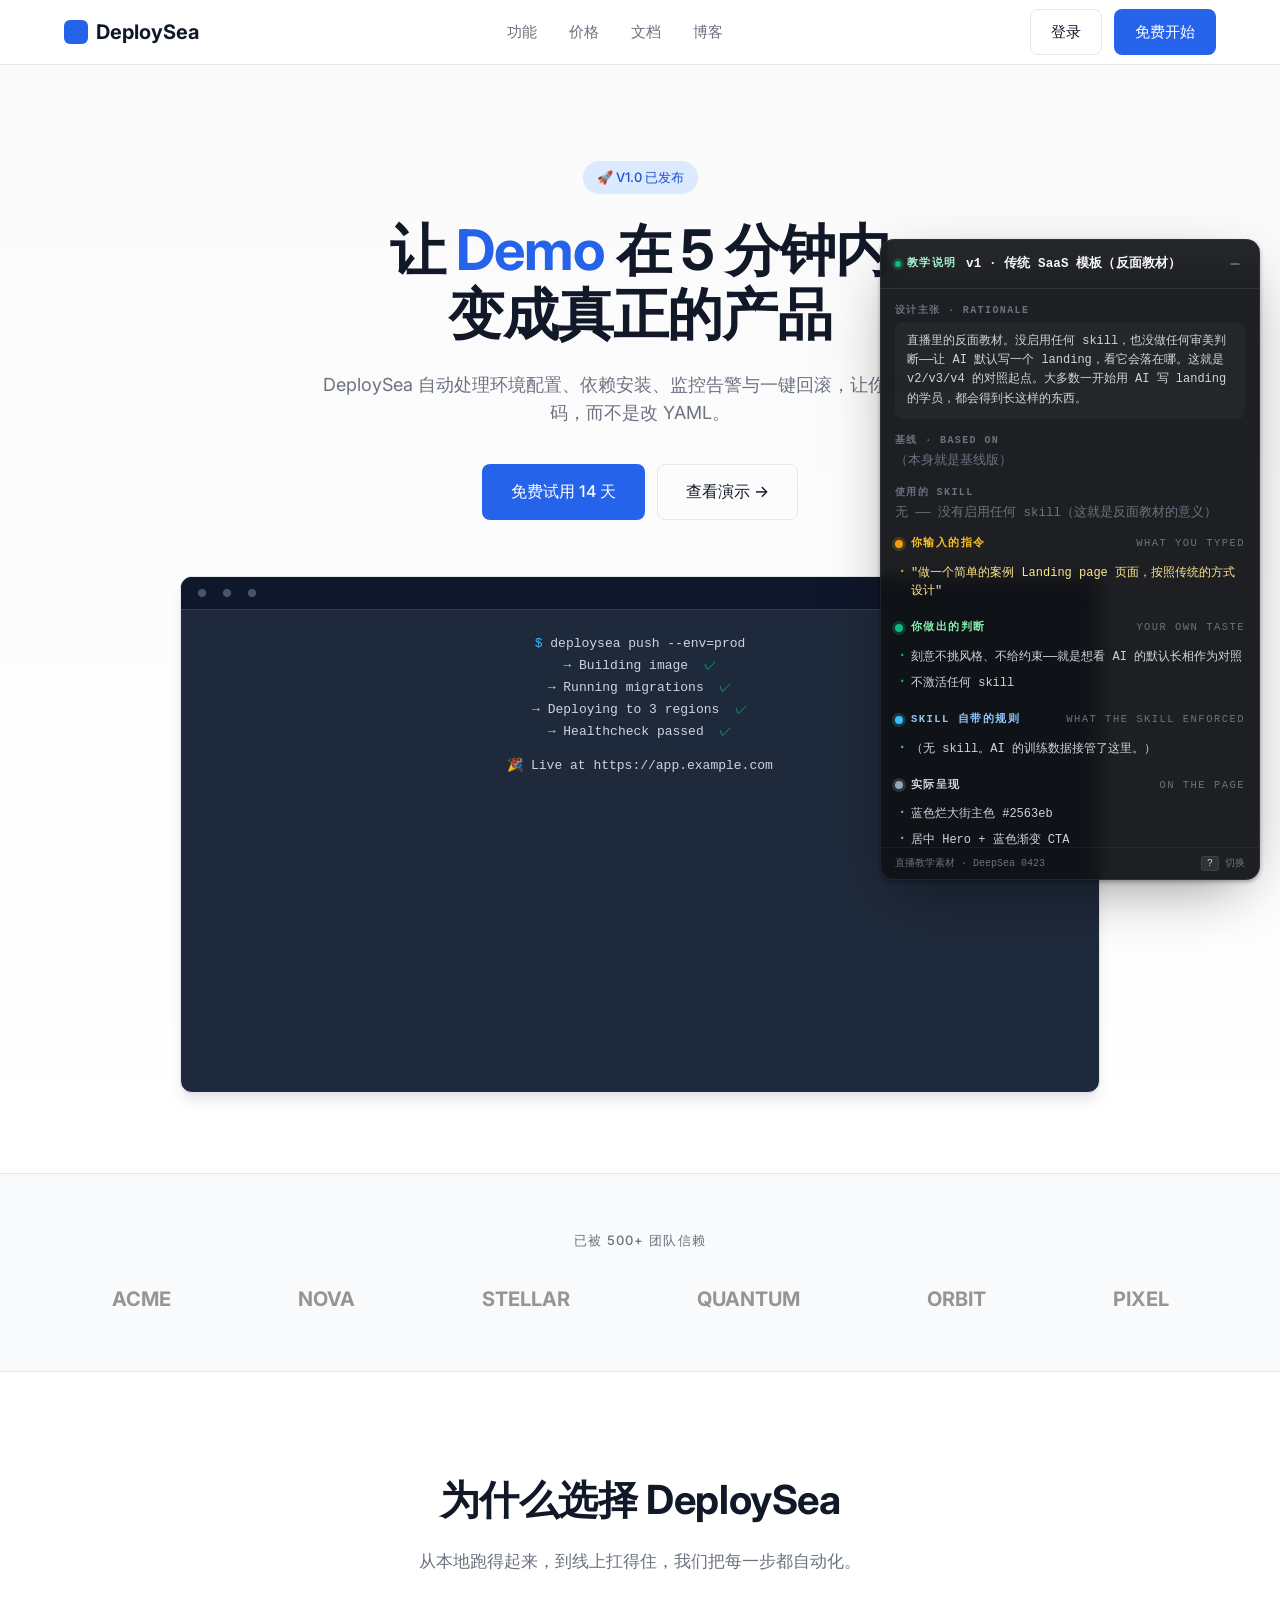
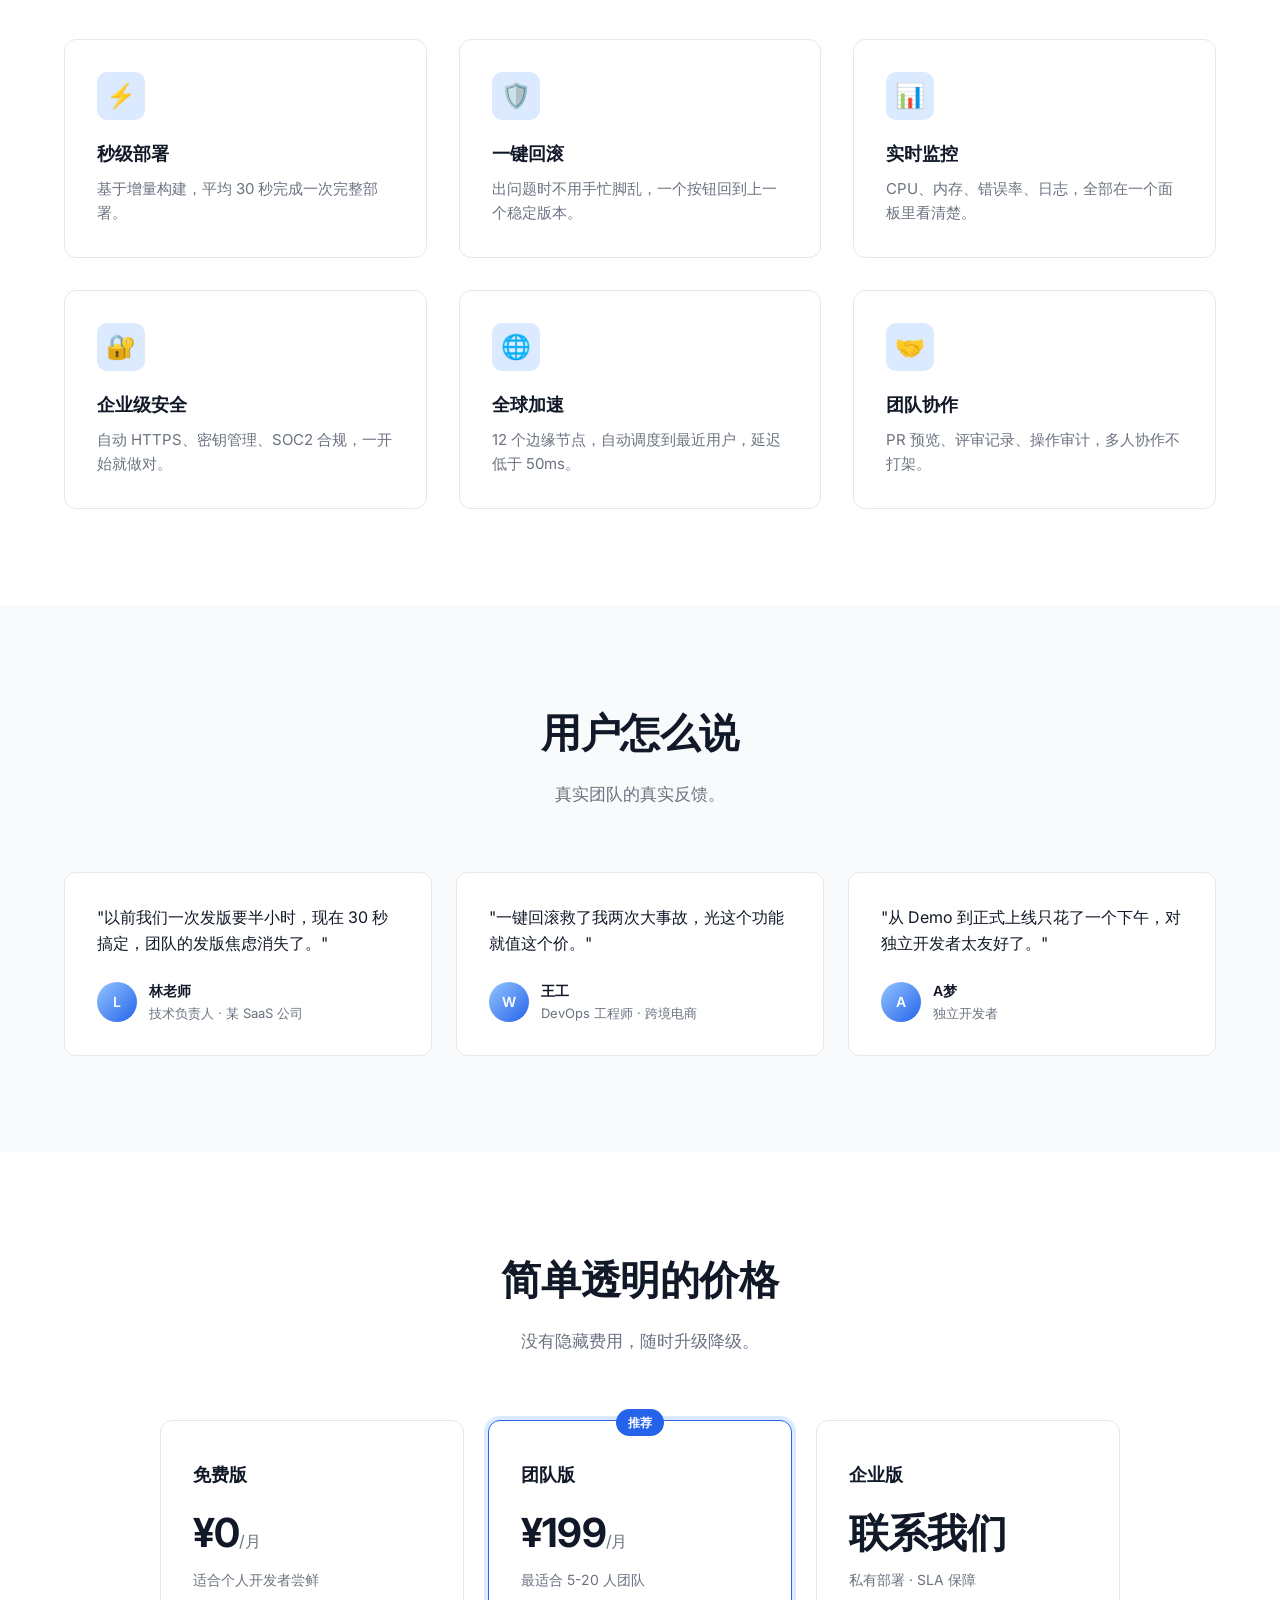
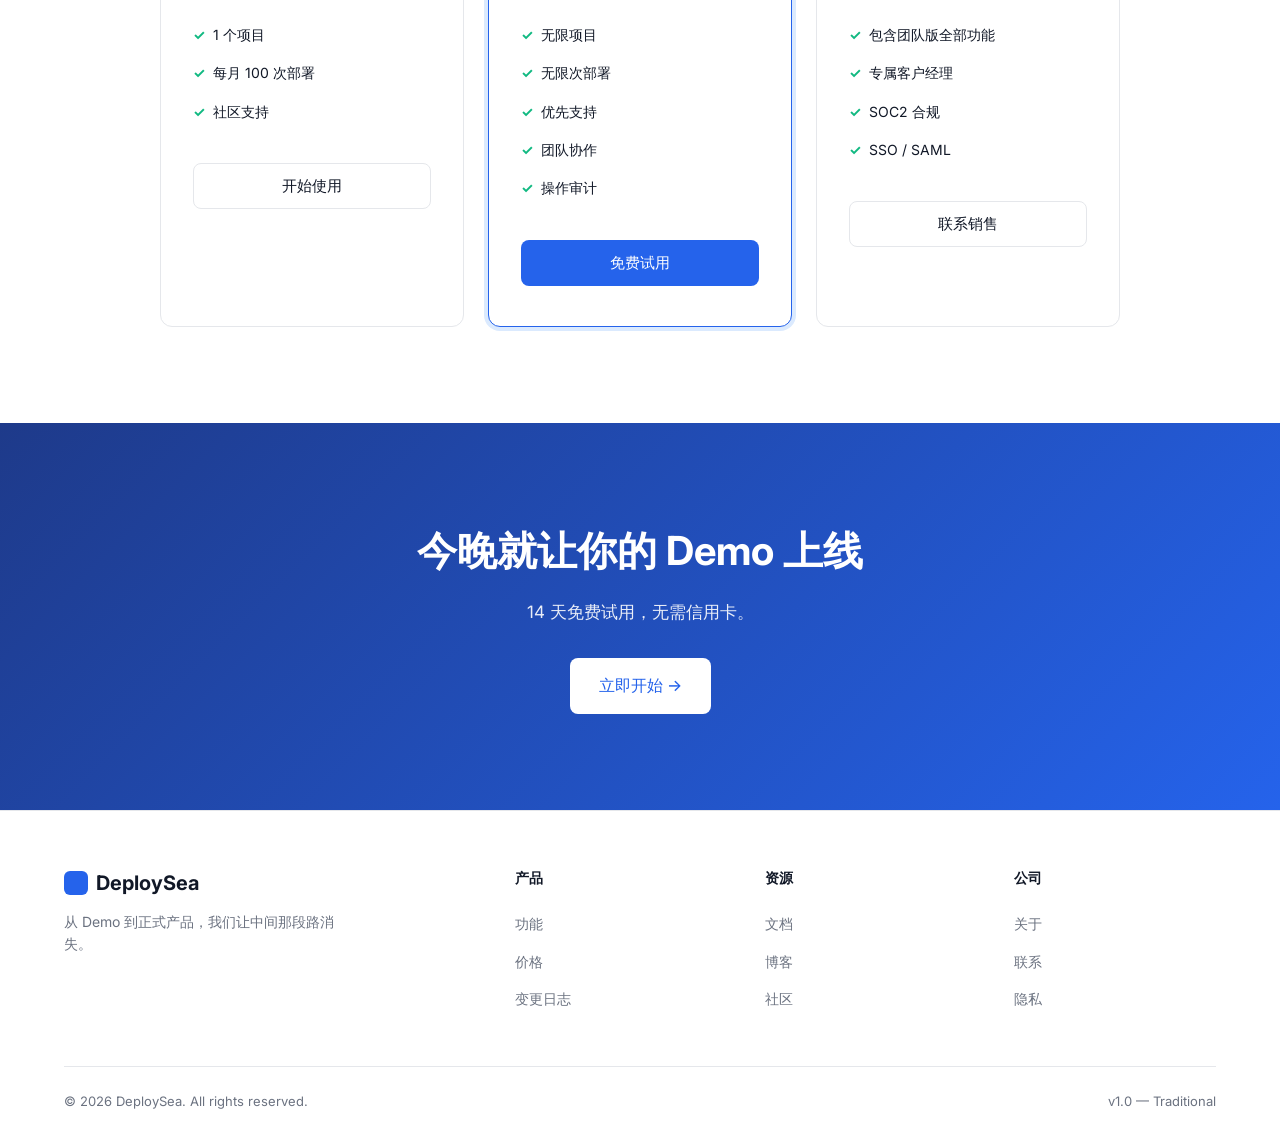
<file: landing/v1/index.html>
<!doctype html>
<html lang="zh-CN">
<head>
  <meta charset="utf-8" />
  <meta name="viewport" content="width=device-width, initial-scale=1" />
  <title>DeploySea — 一键把 Demo 部署成正式产品</title>
  <meta name="description" content="DeploySea 让你 5 分钟把本地 Demo 部署上线，自动配置环境、监控与回滚。" />
  <link rel="preconnect" href="https://fonts.googleapis.com" />
  <link rel="preconnect" href="https://fonts.gstatic.com" crossorigin />
  <link href="https://fonts.googleapis.com/css2?family=Inter:wght@400;500;600;700&display=swap" rel="stylesheet" />
  <style>
    :root {
      --primary: #2563eb;
      --primary-dark: #1d4ed8;
      --primary-light: #dbeafe;
      --text: #111827;
      --text-muted: #6b7280;
      --bg: #ffffff;
      --bg-alt: #f9fafb;
      --border: #e5e7eb;
      --success: #10b981;
      --radius: 8px;
      --shadow-sm: 0 1px 2px 0 rgba(0,0,0,0.05);
      --shadow: 0 4px 6px -1px rgba(0,0,0,0.1), 0 2px 4px -2px rgba(0,0,0,0.05);
      --shadow-lg: 0 10px 15px -3px rgba(0,0,0,0.1), 0 4px 6px -4px rgba(0,0,0,0.05);
      --container: 1200px;
    }
    * { box-sizing: border-box; margin: 0; padding: 0; }
    html { scroll-behavior: smooth; }
    body {
      font-family: 'Inter', -apple-system, BlinkMacSystemFont, 'PingFang SC', 'Microsoft YaHei', sans-serif;
      color: var(--text);
      background: var(--bg);
      line-height: 1.6;
      -webkit-font-smoothing: antialiased;
    }
    img { max-width: 100%; display: block; }
    a { color: var(--primary); text-decoration: none; }
    a:hover { text-decoration: underline; }
    .container { max-width: var(--container); margin: 0 auto; padding: 0 24px; }

    /* ===== Navbar ===== */
    .navbar {
      position: sticky; top: 0; z-index: 50;
      background: rgba(255,255,255,0.92);
      backdrop-filter: blur(8px);
      border-bottom: 1px solid var(--border);
    }
    .navbar__inner {
      display: flex; align-items: center; justify-content: space-between;
      height: 64px;
    }
    .navbar__logo {
      font-weight: 700; font-size: 20px; color: var(--text);
      display: flex; align-items: center; gap: 8px;
    }
    .navbar__logo .dot {
      width: 24px; height: 24px; border-radius: 6px; background: var(--primary);
      display: inline-block;
    }
    .navbar__menu { display: flex; gap: 32px; align-items: center; }
    .navbar__menu a { color: var(--text-muted); font-size: 15px; font-weight: 500; }
    .navbar__menu a:hover { color: var(--text); text-decoration: none; }
    .navbar__cta { display: flex; gap: 12px; align-items: center; }

    .btn {
      display: inline-flex; align-items: center; justify-content: center;
      padding: 10px 20px; border-radius: var(--radius);
      font-weight: 500; font-size: 15px; cursor: pointer;
      border: 1px solid transparent;
      transition: all 0.15s ease;
      text-decoration: none;
    }
    .btn:hover { text-decoration: none; }
    .btn--primary { background: var(--primary); color: white; }
    .btn--primary:hover { background: var(--primary-dark); box-shadow: var(--shadow); }
    .btn--ghost { background: transparent; color: var(--text); border-color: var(--border); }
    .btn--ghost:hover { background: var(--bg-alt); }
    .btn--lg { padding: 14px 28px; font-size: 16px; }

    /* ===== Hero ===== */
    .hero {
      padding: 96px 0 80px;
      text-align: center;
      background: linear-gradient(180deg, #fafafa 0%, #ffffff 100%);
    }
    .hero__badge {
      display: inline-block;
      padding: 6px 14px;
      background: var(--primary-light);
      color: var(--primary-dark);
      border-radius: 999px;
      font-size: 13px;
      font-weight: 500;
      margin-bottom: 24px;
    }
    .hero__title {
      font-size: clamp(36px, 5vw, 56px);
      font-weight: 700;
      line-height: 1.15;
      margin-bottom: 24px;
      letter-spacing: -0.02em;
    }
    .hero__title em {
      font-style: normal;
      color: var(--primary);
    }
    .hero__sub {
      font-size: 18px;
      color: var(--text-muted);
      max-width: 640px;
      margin: 0 auto 36px;
    }
    .hero__ctas {
      display: flex; gap: 12px; justify-content: center; flex-wrap: wrap;
      margin-bottom: 56px;
    }
    .hero__visual {
      max-width: 920px;
      margin: 0 auto;
      border-radius: 12px;
      overflow: hidden;
      box-shadow: var(--shadow-lg);
      border: 1px solid var(--border);
      background: #1e293b;
      aspect-ratio: 16 / 9;
      position: relative;
    }
    .hero__visual::before {
      content: '';
      position: absolute; top: 0; left: 0; right: 0; height: 32px;
      background: #0f172a;
      border-bottom: 1px solid #334155;
    }
    .hero__visual::after {
      content: '● ● ●';
      position: absolute; top: 8px; left: 16px;
      color: #475569; font-size: 11px; letter-spacing: 6px;
    }
    .hero__visual-fake {
      position: absolute;
      top: 32px; left: 0; right: 0; bottom: 0;
      padding: 24px;
      font-family: ui-monospace, Menlo, monospace;
      font-size: 13px;
      color: #cbd5e1;
      line-height: 1.7;
    }
    .hero__visual-fake .ok { color: #10b981; }
    .hero__visual-fake .warn { color: #fbbf24; }
    .hero__visual-fake .prompt { color: #38bdf8; }

    /* ===== Logos ===== */
    .logos {
      padding: 56px 0;
      border-top: 1px solid var(--border);
      border-bottom: 1px solid var(--border);
      background: var(--bg-alt);
    }
    .logos__title {
      text-align: center; color: var(--text-muted);
      font-size: 13px; font-weight: 500;
      letter-spacing: 0.1em; text-transform: uppercase;
      margin-bottom: 32px;
    }
    .logos__grid {
      display: flex; justify-content: space-around; align-items: center;
      gap: 32px; flex-wrap: wrap;
      filter: grayscale(1); opacity: 0.6;
    }
    .logos__grid span { font-weight: 700; font-size: 20px; color: #475569; }

    /* ===== Features ===== */
    .features { padding: 96px 0; }
    .section__head { text-align: center; margin-bottom: 64px; }
    .section__title {
      font-size: clamp(28px, 3.5vw, 40px); font-weight: 700;
      margin-bottom: 16px; letter-spacing: -0.01em;
    }
    .section__sub {
      color: var(--text-muted); font-size: 17px;
      max-width: 560px; margin: 0 auto;
    }
    .features__grid {
      display: grid;
      grid-template-columns: repeat(auto-fit, minmax(280px, 1fr));
      gap: 32px;
    }
    .feature {
      padding: 32px;
      border: 1px solid var(--border);
      border-radius: 12px;
      background: var(--bg);
      transition: all 0.2s ease;
    }
    .feature:hover { box-shadow: var(--shadow); transform: translateY(-2px); }
    .feature__icon {
      width: 48px; height: 48px;
      background: var(--primary-light);
      border-radius: 10px;
      display: flex; align-items: center; justify-content: center;
      margin-bottom: 20px;
      font-size: 24px;
    }
    .feature__title { font-size: 18px; font-weight: 600; margin-bottom: 8px; }
    .feature__desc { color: var(--text-muted); font-size: 15px; }

    /* ===== Testimonials ===== */
    .testimonials {
      padding: 96px 0;
      background: var(--bg-alt);
    }
    .testimonials__grid {
      display: grid;
      grid-template-columns: repeat(auto-fit, minmax(300px, 1fr));
      gap: 24px;
    }
    .quote {
      padding: 32px;
      background: var(--bg);
      border: 1px solid var(--border);
      border-radius: 12px;
    }
    .quote__text {
      font-size: 16px; color: var(--text);
      margin-bottom: 24px; line-height: 1.6;
    }
    .quote__author {
      display: flex; align-items: center; gap: 12px;
    }
    .quote__avatar {
      width: 40px; height: 40px; border-radius: 50%;
      background: linear-gradient(135deg, #93c5fd, #2563eb);
      display: flex; align-items: center; justify-content: center;
      color: white; font-weight: 600; font-size: 14px;
    }
    .quote__name { font-weight: 600; font-size: 14px; }
    .quote__role { color: var(--text-muted); font-size: 13px; }

    /* ===== Pricing ===== */
    .pricing { padding: 96px 0; }
    .pricing__grid {
      display: grid;
      grid-template-columns: repeat(auto-fit, minmax(280px, 1fr));
      gap: 24px;
      max-width: 960px; margin: 0 auto;
    }
    .price {
      padding: 40px 32px;
      border: 1px solid var(--border);
      border-radius: 12px;
      background: var(--bg);
    }
    .price--featured {
      border-color: var(--primary);
      box-shadow: 0 0 0 4px var(--primary-light);
      position: relative;
    }
    .price--featured::before {
      content: '推荐'; position: absolute; top: -12px; left: 50%;
      transform: translateX(-50%);
      background: var(--primary); color: white;
      padding: 4px 12px; border-radius: 999px;
      font-size: 12px; font-weight: 600;
    }
    .price__name { font-size: 18px; font-weight: 600; margin-bottom: 12px; }
    .price__amount {
      font-size: 40px; font-weight: 700; margin-bottom: 4px;
      letter-spacing: -0.02em;
    }
    .price__amount small { font-size: 16px; color: var(--text-muted); font-weight: 400; }
    .price__desc { color: var(--text-muted); font-size: 14px; margin-bottom: 24px; }
    .price__list { list-style: none; margin-bottom: 32px; }
    .price__list li {
      padding: 8px 0; font-size: 14px;
      display: flex; align-items: center; gap: 8px;
    }
    .price__list li::before {
      content: '✓'; color: var(--success); font-weight: 700;
    }
    .price .btn { width: 100%; }

    /* ===== CTA ===== */
    .cta {
      padding: 96px 0;
      text-align: center;
      background: linear-gradient(135deg, #1e3a8a, #2563eb);
      color: white;
    }
    .cta h2 { font-size: clamp(28px, 4vw, 40px); margin-bottom: 16px; font-weight: 700; }
    .cta p { font-size: 17px; opacity: 0.9; margin-bottom: 32px; }
    .cta .btn--primary { background: white; color: var(--primary); }
    .cta .btn--primary:hover { background: #f3f4f6; }

    /* ===== Footer ===== */
    .footer {
      padding: 56px 0 32px;
      border-top: 1px solid var(--border);
      background: var(--bg);
    }
    .footer__grid {
      display: grid;
      grid-template-columns: 2fr 1fr 1fr 1fr;
      gap: 48px;
      margin-bottom: 48px;
    }
    .footer__brand p { color: var(--text-muted); font-size: 14px; margin-top: 12px; max-width: 280px; }
    .footer__col h4 { font-size: 14px; margin-bottom: 16px; font-weight: 600; }
    .footer__col ul { list-style: none; }
    .footer__col li { padding: 6px 0; }
    .footer__col a { color: var(--text-muted); font-size: 14px; }
    .footer__col a:hover { color: var(--text); text-decoration: none; }
    .footer__bottom {
      padding-top: 24px;
      border-top: 1px solid var(--border);
      display: flex; justify-content: space-between; align-items: center;
      color: var(--text-muted); font-size: 13px;
    }
    @media (max-width: 768px) {
      .navbar__menu { display: none; }
      .footer__grid { grid-template-columns: 1fr; gap: 32px; }
      .footer__bottom { flex-direction: column; gap: 12px; }
      .hero { padding: 64px 0 56px; }
    }
  </style>
</head>
<body>
  <!-- Navbar -->
  <header class="navbar">
    <div class="container navbar__inner">
      <a href="#" class="navbar__logo"><span class="dot"></span>DeploySea</a>
      <nav class="navbar__menu">
        <a href="#features">功能</a>
        <a href="#pricing">价格</a>
        <a href="#docs">文档</a>
        <a href="#blog">博客</a>
      </nav>
      <div class="navbar__cta">
        <a href="#" class="btn btn--ghost">登录</a>
        <a href="#" class="btn btn--primary">免费开始</a>
      </div>
    </div>
  </header>

  <!-- Hero -->
  <section class="hero">
    <div class="container">
      <span class="hero__badge">🚀 V1.0 已发布</span>
      <h1 class="hero__title">让 <em>Demo</em> 在 5 分钟内<br />变成真正的产品</h1>
      <p class="hero__sub">
        DeploySea 自动处理环境配置、依赖安装、监控告警与一键回滚，让你专注写代码，而不是改 YAML。
      </p>
      <div class="hero__ctas">
        <a href="#" class="btn btn--primary btn--lg">免费试用 14 天</a>
        <a href="#" class="btn btn--ghost btn--lg">查看演示 →</a>
      </div>
      <div class="hero__visual">
        <div class="hero__visual-fake">
          <div><span class="prompt">$</span> deploysea push --env=prod</div>
          <div>→ Building image &nbsp;<span class="ok">✓</span></div>
          <div>→ Running migrations &nbsp;<span class="ok">✓</span></div>
          <div>→ Deploying to 3 regions &nbsp;<span class="ok">✓</span></div>
          <div>→ Healthcheck passed &nbsp;<span class="ok">✓</span></div>
          <div style="margin-top:12px;">🎉 Live at https://app.example.com</div>
        </div>
      </div>
    </div>
  </section>

  <!-- Logos -->
  <section class="logos">
    <div class="container">
      <p class="logos__title">已被 500+ 团队信赖</p>
      <div class="logos__grid">
        <span>ACME</span><span>NOVA</span><span>STELLAR</span>
        <span>QUANTUM</span><span>ORBIT</span><span>PIXEL</span>
      </div>
    </div>
  </section>

  <!-- Features -->
  <section class="features" id="features">
    <div class="container">
      <div class="section__head">
        <h2 class="section__title">为什么选择 DeploySea</h2>
        <p class="section__sub">从本地跑得起来，到线上扛得住，我们把每一步都自动化。</p>
      </div>
      <div class="features__grid">
        <div class="feature">
          <div class="feature__icon">⚡</div>
          <h3 class="feature__title">秒级部署</h3>
          <p class="feature__desc">基于增量构建，平均 30 秒完成一次完整部署。</p>
        </div>
        <div class="feature">
          <div class="feature__icon">🛡️</div>
          <h3 class="feature__title">一键回滚</h3>
          <p class="feature__desc">出问题时不用手忙脚乱，一个按钮回到上一个稳定版本。</p>
        </div>
        <div class="feature">
          <div class="feature__icon">📊</div>
          <h3 class="feature__title">实时监控</h3>
          <p class="feature__desc">CPU、内存、错误率、日志，全部在一个面板里看清楚。</p>
        </div>
        <div class="feature">
          <div class="feature__icon">🔐</div>
          <h3 class="feature__title">企业级安全</h3>
          <p class="feature__desc">自动 HTTPS、密钥管理、SOC2 合规，一开始就做对。</p>
        </div>
        <div class="feature">
          <div class="feature__icon">🌐</div>
          <h3 class="feature__title">全球加速</h3>
          <p class="feature__desc">12 个边缘节点，自动调度到最近用户，延迟低于 50ms。</p>
        </div>
        <div class="feature">
          <div class="feature__icon">🤝</div>
          <h3 class="feature__title">团队协作</h3>
          <p class="feature__desc">PR 预览、评审记录、操作审计，多人协作不打架。</p>
        </div>
      </div>
    </div>
  </section>

  <!-- Testimonials -->
  <section class="testimonials">
    <div class="container">
      <div class="section__head">
        <h2 class="section__title">用户怎么说</h2>
        <p class="section__sub">真实团队的真实反馈。</p>
      </div>
      <div class="testimonials__grid">
        <div class="quote">
          <p class="quote__text">"以前我们一次发版要半小时，现在 30 秒搞定，团队的发版焦虑消失了。"</p>
          <div class="quote__author">
            <div class="quote__avatar">L</div>
            <div>
              <div class="quote__name">林老师</div>
              <div class="quote__role">技术负责人 · 某 SaaS 公司</div>
            </div>
          </div>
        </div>
        <div class="quote">
          <p class="quote__text">"一键回滚救了我两次大事故，光这个功能就值这个价。"</p>
          <div class="quote__author">
            <div class="quote__avatar">W</div>
            <div>
              <div class="quote__name">王工</div>
              <div class="quote__role">DevOps 工程师 · 跨境电商</div>
            </div>
          </div>
        </div>
        <div class="quote">
          <p class="quote__text">"从 Demo 到正式上线只花了一个下午，对独立开发者太友好了。"</p>
          <div class="quote__author">
            <div class="quote__avatar">A</div>
            <div>
              <div class="quote__name">A梦</div>
              <div class="quote__role">独立开发者</div>
            </div>
          </div>
        </div>
      </div>
    </div>
  </section>

  <!-- Pricing -->
  <section class="pricing" id="pricing">
    <div class="container">
      <div class="section__head">
        <h2 class="section__title">简单透明的价格</h2>
        <p class="section__sub">没有隐藏费用，随时升级降级。</p>
      </div>
      <div class="pricing__grid">
        <div class="price">
          <div class="price__name">免费版</div>
          <div class="price__amount">¥0<small>/月</small></div>
          <p class="price__desc">适合个人开发者尝鲜</p>
          <ul class="price__list">
            <li>1 个项目</li>
            <li>每月 100 次部署</li>
            <li>社区支持</li>
          </ul>
          <a href="#" class="btn btn--ghost">开始使用</a>
        </div>
        <div class="price price--featured">
          <div class="price__name">团队版</div>
          <div class="price__amount">¥199<small>/月</small></div>
          <p class="price__desc">最适合 5-20 人团队</p>
          <ul class="price__list">
            <li>无限项目</li>
            <li>无限次部署</li>
            <li>优先支持</li>
            <li>团队协作</li>
            <li>操作审计</li>
          </ul>
          <a href="#" class="btn btn--primary">免费试用</a>
        </div>
        <div class="price">
          <div class="price__name">企业版</div>
          <div class="price__amount">联系我们</div>
          <p class="price__desc">私有部署 · SLA 保障</p>
          <ul class="price__list">
            <li>包含团队版全部功能</li>
            <li>专属客户经理</li>
            <li>SOC2 合规</li>
            <li>SSO / SAML</li>
          </ul>
          <a href="#" class="btn btn--ghost">联系销售</a>
        </div>
      </div>
    </div>
  </section>

  <!-- CTA -->
  <section class="cta">
    <div class="container">
      <h2>今晚就让你的 Demo 上线</h2>
      <p>14 天免费试用，无需信用卡。</p>
      <a href="#" class="btn btn--primary btn--lg">立即开始 →</a>
    </div>
  </section>

  <!-- Footer -->
  <footer class="footer">
    <div class="container">
      <div class="footer__grid">
        <div class="footer__brand">
          <a href="#" class="navbar__logo"><span class="dot"></span>DeploySea</a>
          <p>从 Demo 到正式产品，我们让中间那段路消失。</p>
        </div>
        <div class="footer__col">
          <h4>产品</h4>
          <ul>
            <li><a href="#">功能</a></li>
            <li><a href="#">价格</a></li>
            <li><a href="#">变更日志</a></li>
          </ul>
        </div>
        <div class="footer__col">
          <h4>资源</h4>
          <ul>
            <li><a href="#">文档</a></li>
            <li><a href="#">博客</a></li>
            <li><a href="#">社区</a></li>
          </ul>
        </div>
        <div class="footer__col">
          <h4>公司</h4>
          <ul>
            <li><a href="#">关于</a></li>
            <li><a href="#">联系</a></li>
            <li><a href="#">隐私</a></li>
          </ul>
        </div>
      </div>
      <div class="footer__bottom">
        <span>© 2026 DeploySea. All rights reserved.</span>
        <span>v1.0 — Traditional</span>
      </div>
    </div>
  </footer>
  <script src="../_overlay.js" data-version="v1"></script>
</body>
</html>
</file>
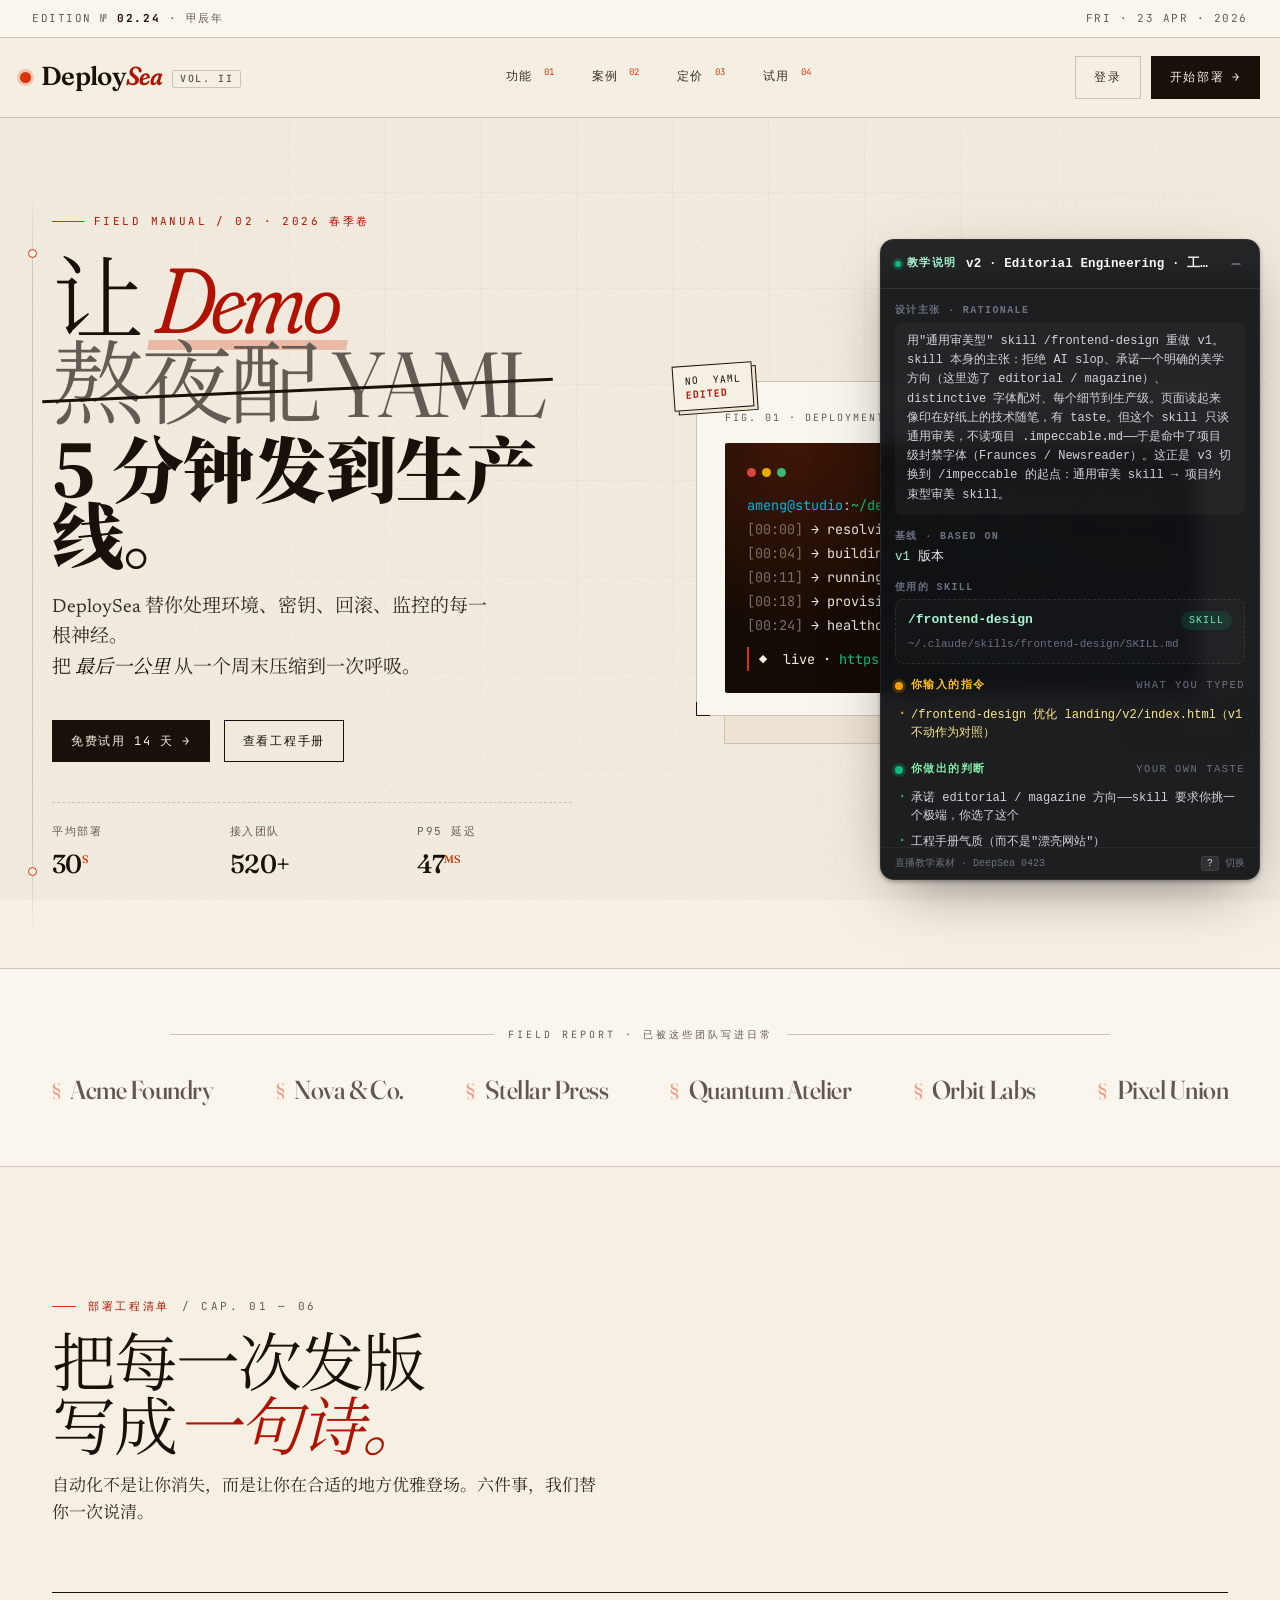
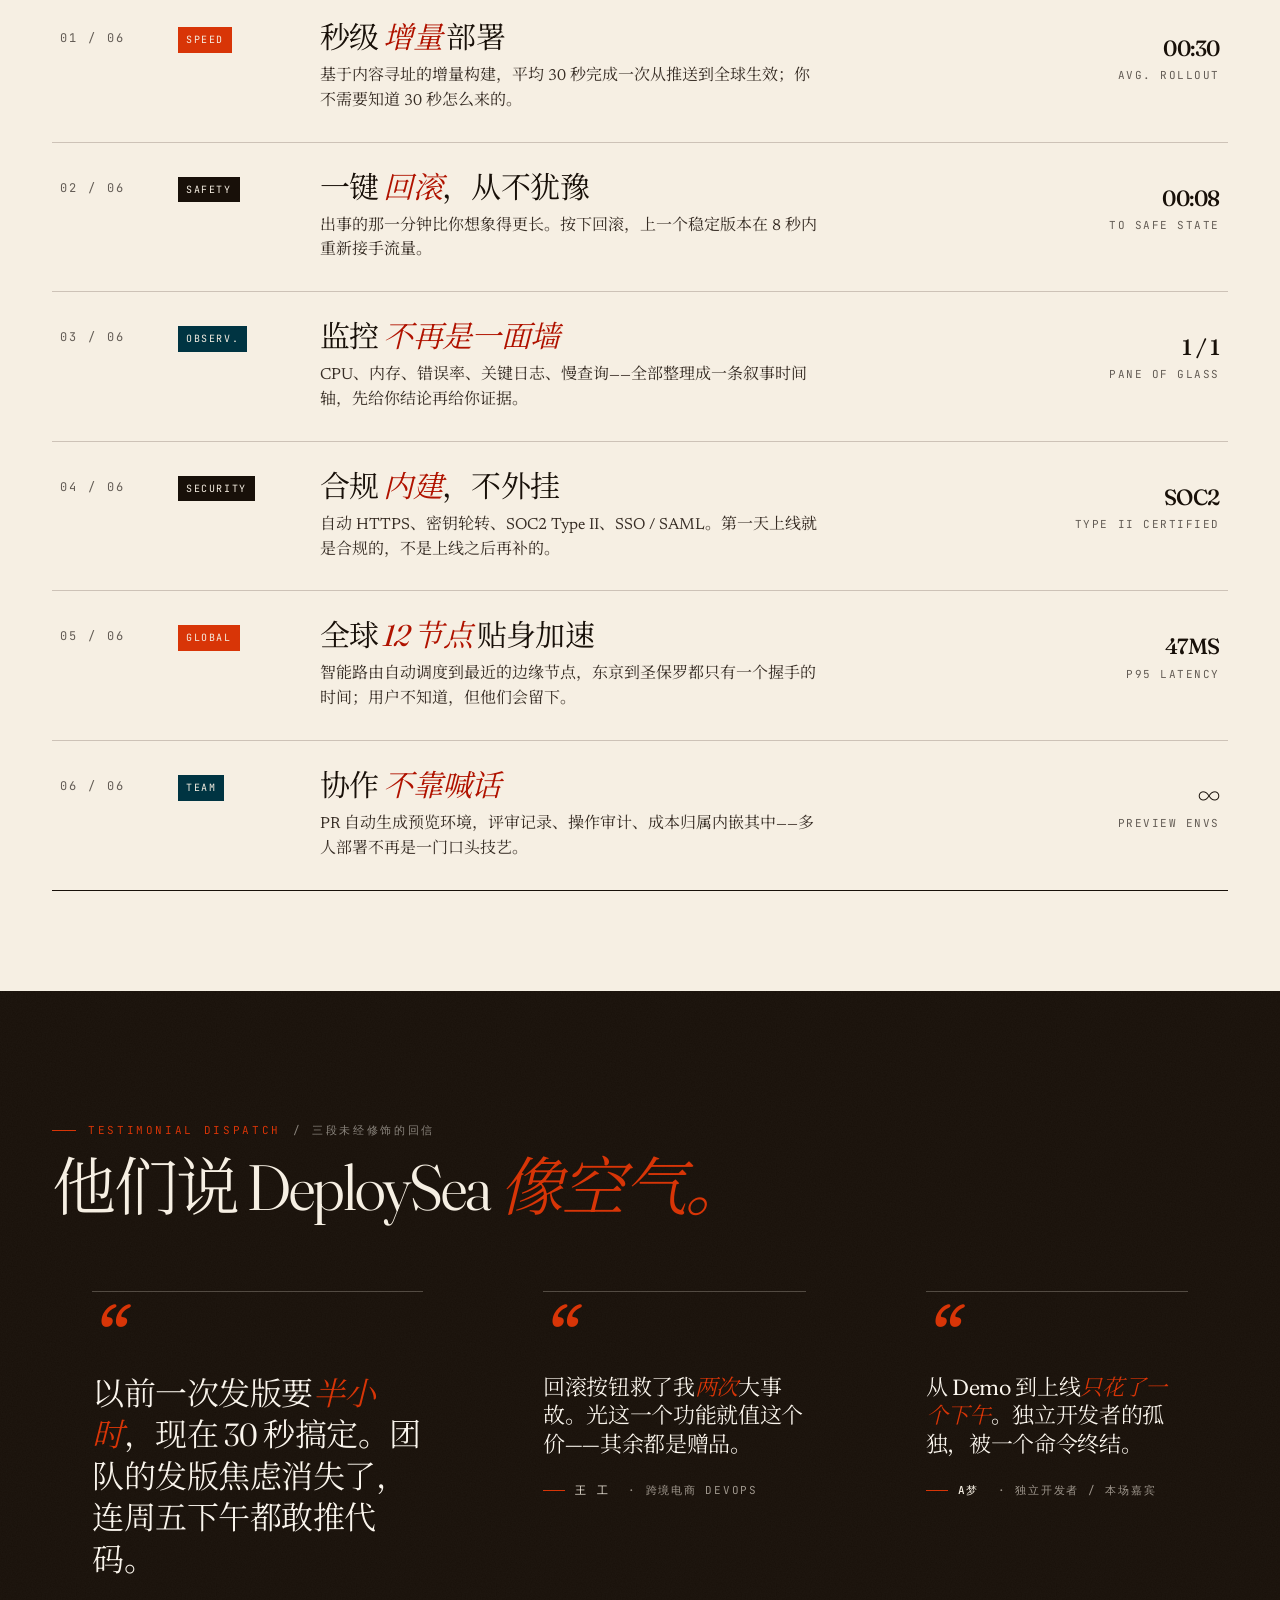
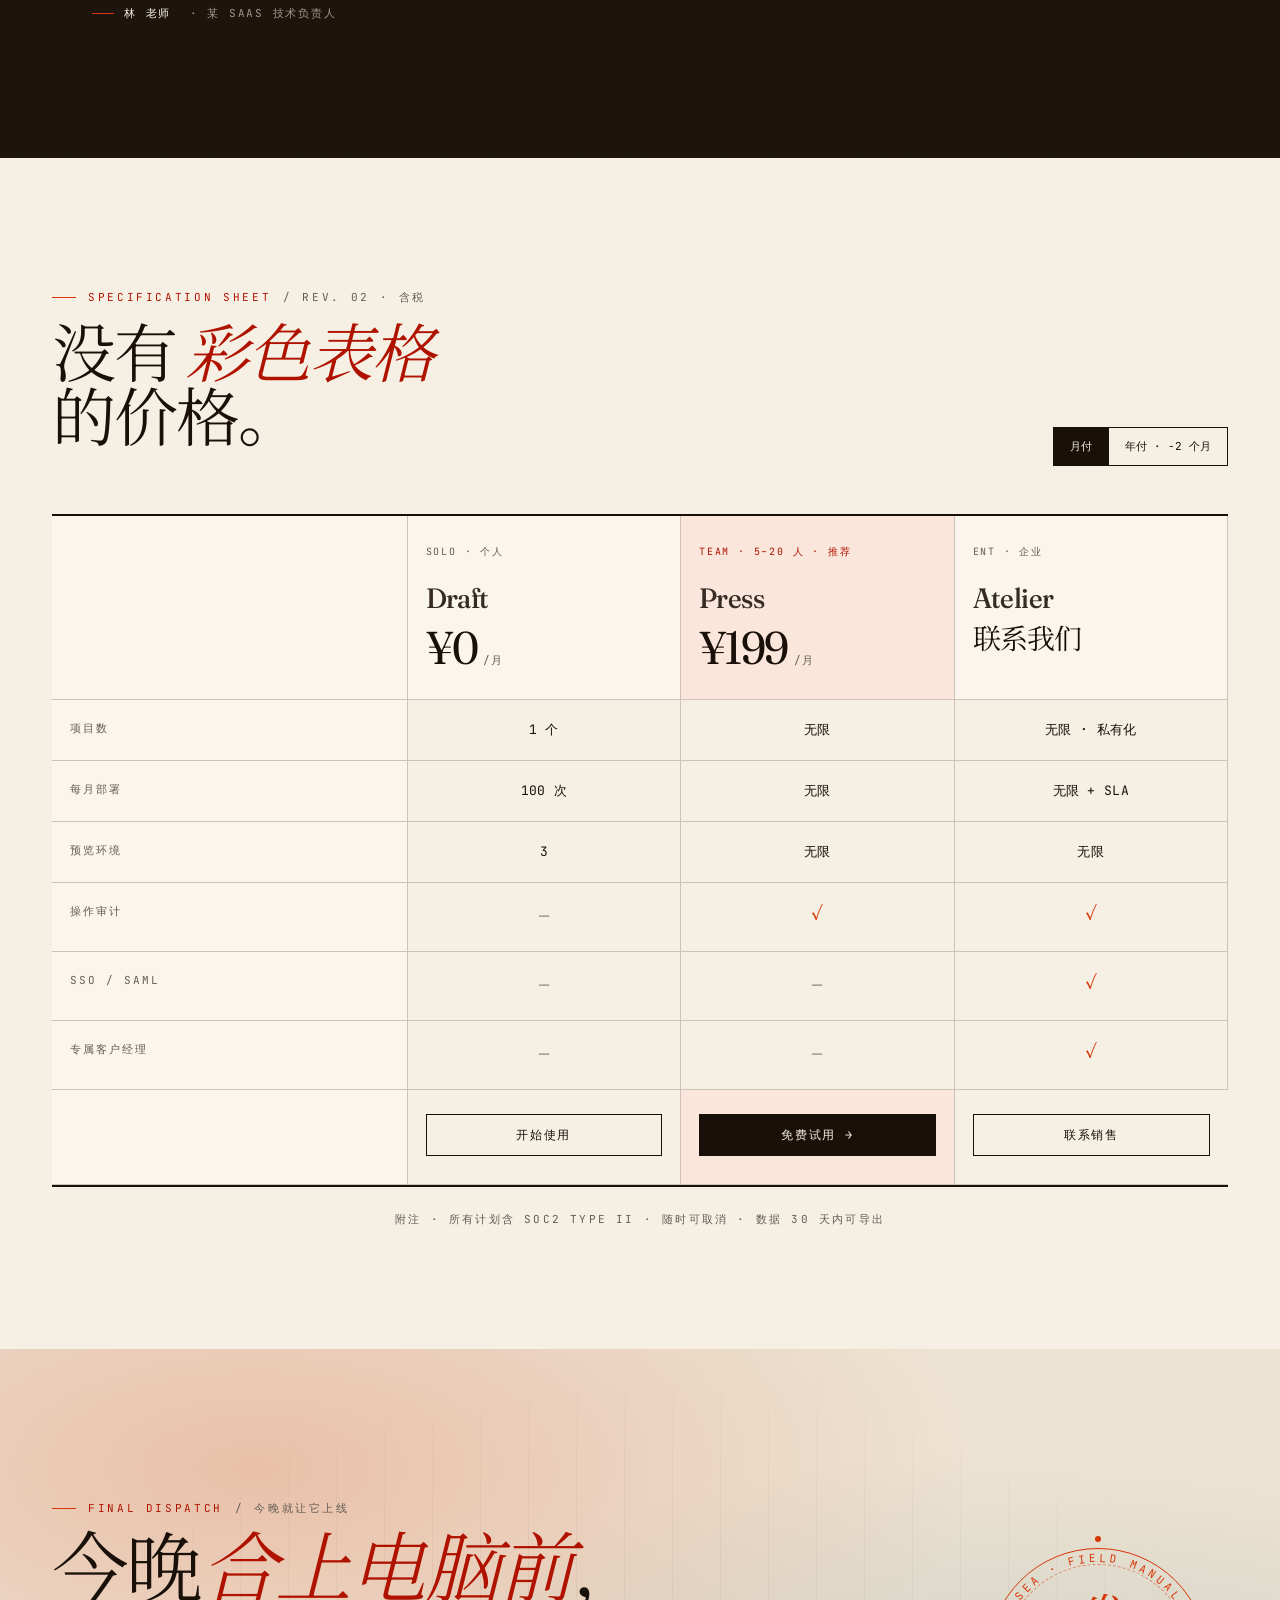
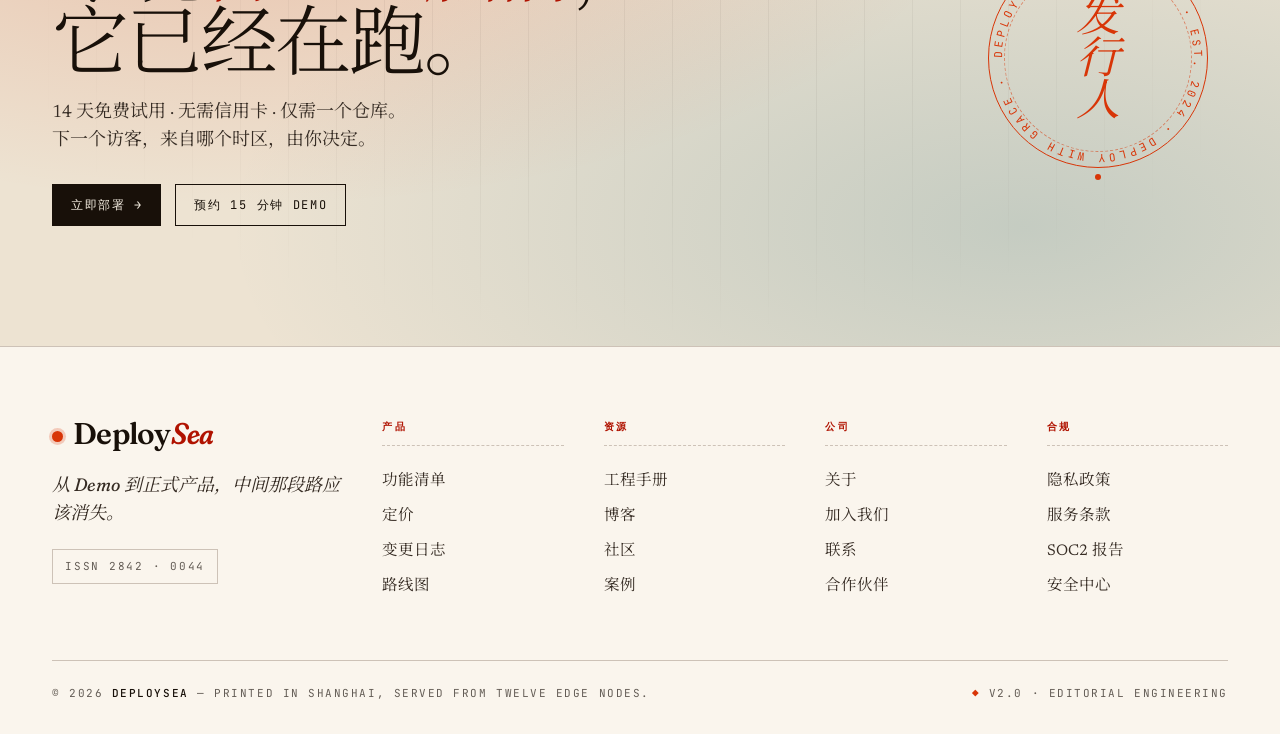
<file: landing/v2/index.html>
<!doctype html>
<html lang="zh-CN">
<head>
  <meta charset="utf-8" />
  <meta name="viewport" content="width=device-width, initial-scale=1" />
  <title>DeploySea — 工程手册 № 02 · 从 Demo 到正式产品</title>
  <meta name="description" content="DeploySea 部署工程手册第 02 卷：5 分钟把 Demo 发到生产线。" />

  <link rel="preconnect" href="https://fonts.googleapis.com" />
  <link rel="preconnect" href="https://fonts.gstatic.com" crossorigin />
  <link
    href="https://fonts.googleapis.com/css2?family=Fraunces:ital,opsz,wght,SOFT@0,9..144,300..900,0..100;1,9..144,300..900,0..100&family=Newsreader:ital,opsz,wght@0,6..72,400..700;1,6..72,400..700&family=JetBrains+Mono:wght@400;500;700&family=Noto+Serif+SC:wght@400;600;900&display=swap"
    rel="stylesheet"
  />

  <style>
    /* ==============================================
       DeploySea · v2 — Editorial Engineering
       Fraunces + Newsreader + JetBrains Mono
       Warm paper · Ink · Vermillion · Deep Teal
       ============================================== */

    :root {
      --paper:       oklch(95.5% 0.018 82);
      --paper-deep:  oklch(92%   0.025 82);
      --paper-soft:  oklch(97.2% 0.012 82);
      --ink:         oklch(18%   0.02  60);
      --ink-soft:    oklch(30%   0.02  60);
      --ink-mute:    oklch(48%   0.015 70);
      --rule:        oklch(82%   0.02  70);
      --rule-soft:   oklch(88%   0.015 70);
      --vermillion:  oklch(58%   0.205 34);
      --vermillion-d:oklch(48%   0.19  32);
      --teal:        oklch(46%   0.08  220);
      --teal-deep:   oklch(30%   0.06  220);

      --font-display: 'Fraunces', 'Noto Serif SC', 'Songti SC', 'SimSun', serif;
      --font-body:    'Newsreader', 'Noto Serif SC', 'Songti SC', serif;
      --font-mono:    'JetBrains Mono', ui-monospace, 'SF Mono', Menlo, monospace;

      --container: 1240px;
    }

    *, *::before, *::after { box-sizing: border-box; }
    html { scroll-behavior: smooth; }
    html, body { margin: 0; padding: 0; }

    body {
      font-family: var(--font-body);
      color: var(--ink);
      background: var(--paper);
      line-height: 1.55;
      font-feature-settings: 'ss01', 'liga';
      -webkit-font-smoothing: antialiased;
      overflow-x: hidden;
      position: relative;
    }

    body::before {
      content: '';
      position: fixed; inset: 0;
      pointer-events: none;
      z-index: 1;
      background-image: url("data:image/svg+xml;utf8,<svg xmlns='http://www.w3.org/2000/svg' width='180' height='180'><filter id='n'><feTurbulence type='fractalNoise' baseFrequency='0.9' numOctaves='2' stitchTiles='stitch'/><feColorMatrix values='0 0 0 0 0.08  0 0 0 0 0.06  0 0 0 0 0.04  0 0 0 0.11 0'/></filter><rect width='100%25' height='100%25' filter='url(%23n)'/></svg>");
      opacity: 0.55;
      mix-blend-mode: multiply;
    }

    body::after {
      content: '';
      position: fixed; inset: 0;
      pointer-events: none;
      z-index: 0;
      background-image:
        linear-gradient(to right, color-mix(in oklab, var(--ink) 7%, transparent) 1px, transparent 1px),
        linear-gradient(to bottom, color-mix(in oklab, var(--ink) 7%, transparent) 1px, transparent 1px);
      background-size: 96px 96px;
      mask-image: radial-gradient(ellipse at 50% 30%, black 30%, transparent 70%);
      opacity: 0.35;
    }

    .shell { position: relative; z-index: 2; }
    .wrap {
      max-width: var(--container);
      margin: 0 auto;
      padding: 0 32px;
      position: relative;
    }

    a { color: inherit; text-decoration: none; }

    /* ===== 01 Colophon bar ===== */
    .colophon {
      font-family: var(--font-mono);
      font-size: 11px;
      letter-spacing: 0.14em;
      text-transform: uppercase;
      color: var(--ink-mute);
      border-bottom: 1px solid var(--rule);
      background: var(--paper-soft);
    }
    .colophon__row {
      display: flex;
      align-items: center;
      justify-content: space-between;
      padding: 10px 32px;
      gap: 24px;
    }
    .colophon__ticker {
      overflow: hidden; flex: 1;
      mask-image: linear-gradient(to right, transparent, black 8%, black 92%, transparent);
    }
    .colophon__ticker-track {
      display: inline-flex; gap: 48px;
      white-space: nowrap;
      animation: ticker 52s linear infinite;
      padding-left: 100%;
    }
    .colophon__ticker-track span::before {
      content: '◆';
      color: var(--vermillion);
      margin-right: 12px;
    }
    @keyframes ticker {
      from { transform: translateX(0); }
      to   { transform: translateX(-100%); }
    }
    .colophon__counter b { font-weight: 700; color: var(--ink); }

    /* ===== 02 Masthead ===== */
    .masthead {
      position: sticky; top: 0; z-index: 40;
      background: color-mix(in oklab, var(--paper) 92%, transparent);
      backdrop-filter: blur(8px) saturate(1.1);
      border-bottom: 1px solid var(--rule);
    }
    .masthead__row {
      display: grid;
      grid-template-columns: auto 1fr auto;
      align-items: center;
      gap: 32px;
      padding: 18px 0;
    }
    .wordmark {
      display: inline-flex; align-items: baseline; gap: 10px;
      font-family: var(--font-display);
      font-weight: 600;
      font-size: 26px;
      letter-spacing: -0.025em;
      line-height: 1;
    }
    .wordmark__dot {
      width: 11px; height: 11px; border-radius: 50%;
      background: var(--vermillion);
      box-shadow: 0 0 0 3px color-mix(in oklab, var(--vermillion) 22%, transparent);
      transform: translateY(-2px);
    }
    .wordmark__name em {
      font-style: italic;
      font-variation-settings: 'SOFT' 100, 'opsz' 144;
      color: var(--vermillion-d);
    }
    .wordmark__ref {
      font-family: var(--font-mono);
      font-size: 10px; letter-spacing: 0.16em;
      color: var(--ink-mute);
      border: 1px solid var(--rule);
      padding: 3px 7px; border-radius: 2px;
      transform: translateY(-3px);
    }

    .nav {
      display: flex; justify-content: center; gap: 38px;
      font-family: var(--font-mono);
      font-size: 12px;
      letter-spacing: 0.1em;
      text-transform: uppercase;
    }
    .nav a {
      position: relative; padding-bottom: 3px;
      color: var(--ink-soft);
      transition: color 0.2s ease;
    }
    .nav a::after {
      content: '';
      position: absolute; left: 0; right: 100%; bottom: 0;
      height: 1px; background: var(--vermillion);
      transition: right 0.4s cubic-bezier(.2,.8,.2,1);
    }
    .nav a:hover { color: var(--ink); }
    .nav a:hover::after { right: 0; }
    .nav a sup {
      font-size: 9px; color: var(--vermillion);
      margin-left: 3px; letter-spacing: 0;
    }

    .auth { display: inline-flex; align-items: center; gap: 10px; }

    /* Button primitives */
    .btn {
      display: inline-flex; align-items: center; gap: 8px;
      font-family: var(--font-mono);
      font-size: 12px;
      letter-spacing: 0.14em;
      text-transform: uppercase;
      padding: 11px 18px;
      border: 1px solid var(--ink);
      background: transparent;
      color: var(--ink);
      cursor: pointer;
      transition: all 0.25s ease;
      border-radius: 0;
      position: relative;
    }
    .btn:hover { background: var(--ink); color: var(--paper); }
    .btn--solid { background: var(--ink); color: var(--paper); }
    .btn--solid:hover {
      background: var(--vermillion); border-color: var(--vermillion);
      color: var(--paper-soft);
    }
    .btn--ghost { border-color: var(--rule); color: var(--ink-soft); }
    .btn--ghost:hover { background: transparent; color: var(--ink); border-color: var(--ink); }
    .btn__arrow {
      display: inline-block;
      transition: transform 0.25s ease;
    }
    .btn:hover .btn__arrow { transform: translateX(3px); }

    /* ===== 03 Hero ===== */
    .hero { position: relative; padding: 84px 0 72px; }

    .hero__rail {
      position: absolute;
      top: 72px; bottom: 32px; left: 32px;
      width: 1px;
      background: linear-gradient(to bottom,
        transparent, var(--rule) 12%, var(--rule) 88%, transparent);
      display: none;
    }
    @media (min-width: 1080px) { .hero__rail { display: block; } }
    .hero__rail::before,
    .hero__rail::after {
      content: '';
      position: absolute; left: -4px;
      width: 9px; height: 9px;
      border: 1px solid var(--vermillion);
      background: var(--paper);
      border-radius: 50%;
    }
    .hero__rail::before { top: 8%; }
    .hero__rail::after  { bottom: 8%; }

    .hero__tag {
      font-family: var(--font-mono);
      font-size: 11px;
      letter-spacing: 0.22em;
      text-transform: uppercase;
      color: var(--vermillion-d);
      display: inline-flex; align-items: center; gap: 10px;
      margin-bottom: 28px;
    }
    .hero__tag::before {
      content: ''; width: 32px; height: 1px; background: var(--vermillion);
    }

    .hero__layout {
      display: grid;
      grid-template-columns: 1.05fr 0.95fr;
      gap: 56px;
      align-items: center;
    }
    @media (max-width: 960px) {
      .hero__layout { grid-template-columns: 1fr; gap: 40px; }
    }

    .hero__headline {
      font-family: var(--font-display);
      font-weight: 340;
      font-variation-settings: 'opsz' 144, 'SOFT' 30;
      font-size: clamp(48px, 7.2vw, 108px);
      line-height: 0.92;
      letter-spacing: -0.035em;
      color: var(--ink);
      margin: 0 0 28px;
    }
    .hero__headline .swash {
      font-style: italic;
      font-variation-settings: 'opsz' 144, 'SOFT' 90;
      color: var(--vermillion-d);
      position: relative;
    }
    .hero__headline .swash::after {
      content: ''; position: absolute; left: -6px; right: -8px; bottom: 6%;
      height: 10px;
      background: color-mix(in oklab, var(--vermillion) 26%, transparent);
      z-index: -1;
      transform: skewX(-9deg);
    }
    .hero__headline .strike { position: relative; color: var(--ink-mute); }
    .hero__headline .strike::after {
      content: ''; position: absolute; left: -2%; right: -2%; top: 54%;
      height: 3px; background: var(--ink);
      transform: rotate(-2.5deg);
    }
    .hero__headline .zh {
      display: block;
      font-family: 'Noto Serif SC', 'Songti SC', serif;
      font-weight: 900;
      font-size: 0.78em;
      letter-spacing: -0.015em;
      margin-top: 0.08em;
    }

    .hero__lead {
      font-family: var(--font-body);
      font-size: 19px;
      max-width: 40ch;
      color: var(--ink-soft);
      margin: 0 0 36px;
      font-variation-settings: 'opsz' 16;
    }
    .hero__lead em {
      font-style: italic;
      color: var(--ink);
      font-family: var(--font-display);
      font-variation-settings: 'SOFT' 70;
    }

    .hero__ctas {
      display: flex; flex-wrap: wrap; gap: 14px;
      margin-bottom: 40px;
    }

    .hero__meta {
      font-family: var(--font-mono);
      font-size: 11px;
      letter-spacing: 0.14em;
      text-transform: uppercase;
      color: var(--ink-mute);
      display: grid;
      grid-template-columns: repeat(3, auto);
      gap: 24px 32px;
      padding-top: 20px;
      border-top: 1px dashed var(--rule);
      max-width: 520px;
    }
    .hero__meta dt { color: var(--ink-mute); font-weight: 400; margin-bottom: 4px; }
    .hero__meta dd {
      margin: 0;
      font-family: var(--font-display);
      font-size: 26px;
      font-weight: 500;
      letter-spacing: -0.02em;
      color: var(--ink);
      font-variation-settings: 'opsz' 36, 'SOFT' 20;
    }
    .hero__meta dd sup { font-size: 11px; color: var(--vermillion); }

    /* Hero schematic plate */
    .plate {
      position: relative;
      background: var(--paper-soft);
      border: 1px solid var(--rule);
      padding: 28px 28px 22px;
      box-shadow:
        28px 28px 0 -1px var(--paper-deep),
        28px 28px 0 0    var(--rule);
    }
    .plate__corner {
      position: absolute;
      width: 14px; height: 14px;
      border: 1px solid var(--ink);
    }
    .plate__corner--tl { top: -1px; left: -1px; border-right: 0; border-bottom: 0; }
    .plate__corner--tr { top: -1px; right: -1px; border-left: 0; border-bottom: 0; }
    .plate__corner--bl { bottom: -1px; left: -1px; border-right: 0; border-top: 0; }
    .plate__corner--br { bottom: -1px; right: -1px; border-left: 0; border-top: 0; }

    .plate__caption {
      font-family: var(--font-mono);
      font-size: 10px;
      letter-spacing: 0.2em;
      text-transform: uppercase;
      color: var(--ink-mute);
      display: flex; justify-content: space-between;
      margin-bottom: 18px;
    }
    .plate__caption b { color: var(--ink); font-weight: 500; }

    .terminal {
      background: oklch(16% 0.02 60);
      color: oklch(92% 0.01 80);
      padding: 20px 22px 22px;
      font-family: var(--font-mono);
      font-size: 13.5px;
      line-height: 1.78;
      border-radius: 2px;
      position: relative;
      overflow: hidden;
    }
    .terminal::before {
      content: '';
      position: absolute; inset: 0;
      background:
        radial-gradient(circle at 15% 0%, color-mix(in oklab, var(--vermillion) 22%, transparent), transparent 40%),
        radial-gradient(circle at 85% 100%, color-mix(in oklab, var(--teal) 28%, transparent), transparent 40%);
      pointer-events: none;
      mix-blend-mode: screen;
    }
    .terminal__bar {
      display: flex; align-items: center; gap: 6px;
      margin-bottom: 12px; position: relative;
    }
    .terminal__bar i {
      width: 9px; height: 9px; border-radius: 50%;
      display: inline-block;
    }
    .terminal__bar i:nth-child(1) { background: oklch(60% 0.18 28); }
    .terminal__bar i:nth-child(2) { background: oklch(78% 0.16 85); }
    .terminal__bar i:nth-child(3) { background: oklch(70% 0.15 155); }
    .terminal__bar small {
      margin-left: auto;
      font-size: 10px; letter-spacing: 0.18em;
      color: oklch(60% 0.02 60); text-transform: uppercase;
    }
    .terminal__body { position: relative; }
    .terminal__line { display: block; }
    .terminal__line .p { color: oklch(72% 0.14 220); }
    .terminal__line .c { color: oklch(78% 0.01 80); }
    .terminal__line .k { color: oklch(72% 0.16 160); }
    .terminal__line .w { color: oklch(78% 0.16 85); }
    .terminal__line .ok { color: oklch(72% 0.18 155); font-weight: 700; }
    .terminal__line .mute { color: oklch(55% 0.02 60); }
    .terminal__line--highlight {
      color: oklch(95% 0.02 82);
      margin-top: 10px;
      padding-left: 10px;
      border-left: 2px solid var(--vermillion);
    }
    .cursor {
      display: inline-block;
      width: 8px; height: 1.05em;
      background: oklch(92% 0.01 80);
      vertical-align: -2px;
      animation: blink 1.1s steps(1) infinite;
    }
    @keyframes blink { 50% { opacity: 0; } }

    .sticky {
      position: absolute;
      font-family: var(--font-mono);
      font-size: 10px;
      letter-spacing: 0.1em;
      text-transform: uppercase;
      padding: 8px 11px;
      background: var(--paper);
      border: 1px solid var(--ink);
      box-shadow: 4px 4px 0 -1px var(--paper-deep), 4px 4px 0 0 var(--ink);
      line-height: 1.35;
    }
    .sticky b { color: var(--vermillion-d); font-weight: 700; }
    .sticky--a { top: -18px; left: -24px; transform: rotate(-4deg); }
    .sticky--b { bottom: -28px; right: -18px; transform: rotate(3deg); }

    /* ===== 04 Field Report ===== */
    .field {
      padding: 48px 0 56px;
      border-top: 1px solid var(--rule);
      border-bottom: 1px solid var(--rule);
      background: var(--paper-soft);
      position: relative;
    }
    .field__label {
      font-family: var(--font-mono);
      font-size: 10px;
      letter-spacing: 0.3em;
      text-transform: uppercase;
      color: var(--ink-mute);
      text-align: center;
      margin-bottom: 28px;
      position: relative;
    }
    .field__label::before {
      content: '';
      position: absolute; left: 10%; right: 10%; top: 50%;
      height: 1px; background: var(--rule); z-index: 0;
    }
    .field__label span {
      background: var(--paper-soft);
      padding: 0 14px;
      position: relative; z-index: 1;
    }
    .field__row {
      display: flex; justify-content: space-between; align-items: center;
      flex-wrap: wrap; gap: 32px 48px;
    }
    .field__brand {
      font-family: var(--font-display);
      font-variation-settings: 'opsz' 144, 'SOFT' 0;
      font-weight: 500;
      font-size: 26px;
      letter-spacing: -0.02em;
      color: var(--ink-soft);
      opacity: 0.78;
      transition: opacity 0.3s ease, color 0.3s ease;
      display: inline-flex; align-items: center; gap: 10px;
    }
    .field__brand::before {
      content: '§'; color: var(--vermillion); font-size: 18px;
      opacity: 0.6;
    }
    .field__brand:hover { opacity: 1; color: var(--ink); }

    /* ===== 05 Manifest ===== */
    .manifest { padding: 120px 0 100px; position: relative; }

    .section__eyebrow {
      font-family: var(--font-mono);
      font-size: 11px;
      letter-spacing: 0.24em;
      text-transform: uppercase;
      color: var(--vermillion-d);
      display: flex; align-items: center; gap: 12px;
      margin-bottom: 16px;
    }
    .section__eyebrow::before {
      content: ''; width: 24px; height: 1px; background: var(--vermillion);
    }
    .section__eyebrow span { color: var(--ink-mute); }

    .section__title {
      font-family: var(--font-display);
      font-variation-settings: 'opsz' 144, 'SOFT' 20;
      font-weight: 340;
      font-size: clamp(36px, 5vw, 64px);
      letter-spacing: -0.03em;
      line-height: 1;
      margin: 0 0 16px;
      max-width: 20ch;
    }
    .section__title em {
      font-style: italic;
      font-variation-settings: 'opsz' 144, 'SOFT' 90;
      color: var(--vermillion-d);
    }
    .section__lead {
      font-family: var(--font-body);
      font-size: 17px;
      color: var(--ink-soft);
      max-width: 55ch;
      margin: 0 0 64px;
    }

    .log {
      border-top: 1px solid var(--ink);
      border-bottom: 1px solid var(--ink);
    }
    .log__row {
      display: grid;
      grid-template-columns: 86px 110px 1fr auto;
      gap: 32px;
      align-items: start;
      padding: 28px 8px;
      border-bottom: 1px solid var(--rule);
      position: relative;
      transition: background 0.25s ease;
    }
    .log__row:last-child { border-bottom: 0; }
    .log__row:hover {
      background: color-mix(in oklab, var(--vermillion) 5%, transparent);
    }
    .log__row:hover .log__num { color: var(--vermillion-d); }
    .log__row:hover .log__title em {
      font-variation-settings: 'opsz' 144, 'SOFT' 100;
    }

    .log__num {
      font-family: var(--font-mono);
      font-size: 12px;
      letter-spacing: 0.2em;
      color: var(--ink-mute);
      padding-top: 8px;
      transition: color 0.25s ease;
    }
    .log__stamp {
      font-family: var(--font-mono);
      font-size: 10px;
      letter-spacing: 0.16em;
      text-transform: uppercase;
      color: var(--paper);
      background: var(--ink);
      padding: 5px 8px;
      justify-self: start;
      margin-top: 6px;
      white-space: nowrap;
    }
    .log__stamp--warm { background: var(--vermillion); }
    .log__stamp--cool { background: var(--teal-deep); }

    .log__title {
      font-family: var(--font-display);
      font-variation-settings: 'opsz' 144, 'SOFT' 35;
      font-weight: 400;
      font-size: 30px;
      line-height: 1.1;
      letter-spacing: -0.02em;
      margin: 0 0 10px;
    }
    .log__title em {
      font-style: italic;
      color: var(--vermillion-d);
      transition: font-variation-settings 0.35s ease;
    }
    .log__body {
      font-family: var(--font-body);
      font-size: 16px;
      color: var(--ink-soft);
      margin: 0;
      max-width: 56ch;
    }

    .log__metric {
      font-family: var(--font-mono);
      font-size: 11px;
      letter-spacing: 0.14em;
      text-transform: uppercase;
      color: var(--ink-mute);
      text-align: right;
      padding-top: 10px;
      min-width: 110px;
    }
    .log__metric b {
      display: block;
      font-family: var(--font-display);
      font-variation-settings: 'opsz' 36, 'SOFT' 20;
      font-weight: 500;
      font-size: 22px;
      color: var(--ink);
      letter-spacing: -0.02em;
      margin-bottom: 2px;
    }

    @media (max-width: 820px) {
      .log__row {
        grid-template-columns: 60px 1fr;
        gap: 12px 18px;
      }
      .log__stamp { grid-column: 2; justify-self: start; }
      .log__body, .log__title { grid-column: 2; }
      .log__metric { grid-column: 2; text-align: left; padding-top: 4px; }
    }

    /* ===== 06 Pull quotes ===== */
    .pullquotes {
      padding: 120px 0;
      background: var(--ink);
      color: var(--paper-soft);
      position: relative;
      overflow: hidden;
    }
    .pullquotes::before {
      content: ''; position: absolute; inset: 0;
      background-image: url("data:image/svg+xml;utf8,<svg xmlns='http://www.w3.org/2000/svg' width='140' height='140'><filter id='n'><feTurbulence type='fractalNoise' baseFrequency='0.8' numOctaves='2' stitchTiles='stitch'/><feColorMatrix values='0 0 0 0 1  0 0 0 0 1  0 0 0 0 1  0 0 0 0.06 0'/></filter><rect width='100%25' height='100%25' filter='url(%23n)'/></svg>");
      pointer-events: none;
      mix-blend-mode: screen;
      opacity: 0.5;
    }
    .pullquotes .section__eyebrow { color: var(--vermillion); }
    .pullquotes .section__eyebrow span { color: color-mix(in oklab, var(--paper-soft) 50%, transparent); }
    .pullquotes .section__title { color: var(--paper); }
    .pullquotes .section__title em { color: var(--vermillion); }

    .pullquotes__grid {
      display: grid;
      grid-template-columns: 1.2fr 1fr 1fr;
      gap: 40px;
      margin-top: 56px;
    }
    @media (max-width: 900px) {
      .pullquotes__grid { grid-template-columns: 1fr; gap: 32px; }
    }
    .pull {
      border-top: 1px solid color-mix(in oklab, var(--paper) 25%, transparent);
      padding-top: 24px;
      position: relative;
    }
    .pull__mark {
      font-family: var(--font-display);
      font-style: italic;
      font-variation-settings: 'opsz' 144, 'SOFT' 100;
      font-size: 90px;
      line-height: 0.5;
      color: var(--vermillion);
      display: block;
      margin-bottom: 12px;
    }
    .pull__text {
      font-family: var(--font-display);
      font-variation-settings: 'opsz' 36, 'SOFT' 40;
      font-weight: 360;
      font-size: 22px;
      line-height: 1.3;
      letter-spacing: -0.015em;
      margin: 0 0 24px;
    }
    .pull--lead .pull__text {
      font-size: 32px;
      font-variation-settings: 'opsz' 96, 'SOFT' 30;
    }
    .pull__text em {
      font-style: italic;
      color: var(--vermillion);
    }
    .pull__by {
      font-family: var(--font-mono);
      font-size: 11px;
      letter-spacing: 0.16em;
      text-transform: uppercase;
      color: color-mix(in oklab, var(--paper) 60%, transparent);
      display: flex; align-items: center; gap: 10px;
    }
    .pull__by b { color: var(--paper); font-weight: 500; }
    .pull__by::before {
      content: ''; width: 22px; height: 1px; background: var(--vermillion);
    }

    /* ===== 07 Spec sheet ===== */
    .spec { padding: 120px 0 110px; }

    .spec__header {
      display: grid;
      grid-template-columns: 1fr auto;
      align-items: end;
      gap: 24px;
      margin-bottom: 48px;
    }
    @media (max-width: 720px) {
      .spec__header { grid-template-columns: 1fr; }
    }
    .spec__toggle {
      font-family: var(--font-mono);
      font-size: 11px;
      letter-spacing: 0.16em;
      text-transform: uppercase;
      display: inline-flex; gap: 0;
      border: 1px solid var(--ink);
    }
    .spec__toggle button {
      border: 0;
      background: transparent;
      padding: 10px 16px;
      font: inherit;
      color: var(--ink);
      cursor: pointer;
      border-right: 1px solid var(--ink);
    }
    .spec__toggle button:last-child { border-right: 0; }
    .spec__toggle button[aria-pressed="true"] {
      background: var(--ink); color: var(--paper);
    }

    .spec__table {
      border-top: 2px solid var(--ink);
      border-bottom: 2px solid var(--ink);
      display: grid;
      grid-template-columns: 1.3fr repeat(3, 1fr);
    }
    @media (max-width: 820px) {
      .spec__table { grid-template-columns: 1fr; }
    }
    .spec__cell {
      padding: 20px 18px;
      border-right: 1px solid var(--rule);
      border-bottom: 1px solid var(--rule);
      font-family: var(--font-body);
      font-size: 15px;
      color: var(--ink-soft);
      position: relative;
    }
    .spec__cell:last-child { border-right: 0; }
    @media (max-width: 820px) {
      .spec__cell { border-right: 0; }
    }
    .spec__cell--label {
      font-family: var(--font-mono);
      font-size: 11px;
      letter-spacing: 0.18em;
      text-transform: uppercase;
      color: var(--ink-mute);
      background: var(--paper-soft);
    }
    .spec__cell--plan {
      background: var(--paper-soft);
      padding-top: 28px; padding-bottom: 28px;
    }
    .spec__cell--plan h3 {
      font-family: var(--font-display);
      font-variation-settings: 'opsz' 72, 'SOFT' 25;
      font-weight: 500;
      font-size: 28px;
      letter-spacing: -0.02em;
      margin: 0 0 4px;
    }
    .spec__cell--plan .hint {
      font-family: var(--font-mono);
      font-size: 10px;
      letter-spacing: 0.18em;
      text-transform: uppercase;
      color: var(--ink-mute);
      margin-bottom: 18px;
    }
    .spec__cell--plan .price {
      font-family: var(--font-display);
      font-variation-settings: 'opsz' 144, 'SOFT' 50;
      font-weight: 400;
      font-size: 46px;
      line-height: 1;
      letter-spacing: -0.035em;
      color: var(--ink);
      display: flex; align-items: baseline; gap: 6px;
    }
    .spec__cell--plan .price small {
      font-family: var(--font-mono);
      font-size: 11px;
      letter-spacing: 0.1em;
      color: var(--ink-mute);
      font-weight: 400;
    }
    .spec__cell--feat { text-align: center; font-size: 0; }
    @media (max-width: 820px) {
      .spec__cell--feat { text-align: left; }
    }
    .spec__cell--feat.yes::after {
      content: '✓';
      color: var(--vermillion);
      font-weight: 700;
      font-size: 18px;
    }
    .spec__cell--feat.no::after {
      content: '—';
      color: var(--ink-mute);
      font-size: 18px;
    }
    .spec__cell--value {
      font-family: var(--font-mono);
      font-size: 13px;
      color: var(--ink);
      text-align: center;
      letter-spacing: 0.02em;
    }
    @media (max-width: 820px) {
      .spec__cell--value { text-align: left; }
      .spec__cell--value::before,
      .spec__cell--feat::before {
        content: attr(data-label);
        display: block;
        font-family: var(--font-mono);
        font-size: 10px; letter-spacing: 0.16em;
        text-transform: uppercase;
        color: var(--vermillion);
        margin-bottom: 4px;
      }
      .spec__cell--feat::before { font-size: 10px; }
    }

    .spec__cta {
      padding-top: 24px; padding-bottom: 28px;
      text-align: center;
    }
    .spec__cta .btn { width: 100%; justify-content: center; }
    .spec__note {
      text-align: center;
      font-family: var(--font-mono);
      font-size: 11px;
      letter-spacing: 0.2em;
      text-transform: uppercase;
      color: var(--ink-mute);
      margin-top: 24px;
    }

    /* ===== 08 Finale ===== */
    .finale {
      position: relative;
      padding: 140px 0 120px;
      background:
        radial-gradient(ellipse at 20% 20%, color-mix(in oklab, var(--vermillion) 20%, transparent), transparent 50%),
        radial-gradient(ellipse at 80% 80%, color-mix(in oklab, var(--teal) 18%, transparent), transparent 55%),
        var(--paper-deep);
      overflow: hidden;
    }
    .finale::before {
      content: '';
      position: absolute; inset: 0;
      background-image:
        linear-gradient(to right, color-mix(in oklab, var(--ink) 8%, transparent) 1px, transparent 1px);
      background-size: 48px 48px;
      mask-image: radial-gradient(ellipse at center, black 30%, transparent 70%);
      opacity: 0.6;
    }
    .finale__inner {
      position: relative;
      display: grid;
      grid-template-columns: 1.3fr 1fr;
      align-items: center;
      gap: 60px;
    }
    @media (max-width: 860px) {
      .finale__inner { grid-template-columns: 1fr; }
    }
    .finale__heading {
      font-family: var(--font-display);
      font-variation-settings: 'opsz' 144, 'SOFT' 15;
      font-weight: 320;
      font-size: clamp(44px, 6vw, 88px);
      line-height: 0.94;
      letter-spacing: -0.035em;
      margin: 0 0 22px;
    }
    .finale__heading em {
      font-style: italic;
      font-variation-settings: 'opsz' 144, 'SOFT' 100;
      color: var(--vermillion-d);
    }
    .finale__lead {
      font-family: var(--font-body);
      font-size: 18px;
      color: var(--ink-soft);
      max-width: 48ch;
      margin: 0 0 28px;
    }
    .finale__ctas { display: flex; flex-wrap: wrap; gap: 14px; }

    .stamp__wrap {
      position: relative;
      display: grid; place-items: center;
      width: 260px; height: 260px;
      justify-self: end;
    }
    @media (max-width: 860px) { .stamp__wrap { justify-self: center; } }
    .stamp {
      position: absolute; inset: 0;
      color: var(--vermillion);
      animation: stamp-spin 30s linear infinite;
    }
    @keyframes stamp-spin { to { transform: rotate(360deg); } }
    .stamp::before {
      content: '';
      position: absolute; inset: 20px;
      border: 1.5px solid currentColor;
      border-radius: 50%;
    }
    .stamp::after {
      content: '';
      position: absolute; inset: 36px;
      border: 1px dashed currentColor;
      border-radius: 50%;
      opacity: 0.5;
    }
    .stamp svg {
      width: 100%; height: 100%;
      font-family: var(--font-mono);
      font-size: 11px; letter-spacing: 0.28em;
      fill: currentColor;
      text-transform: uppercase;
    }
    .stamp__wrap::before,
    .stamp__wrap::after {
      content: '';
      position: absolute;
      width: 6px; height: 6px;
      border-radius: 50%;
      background: var(--vermillion);
    }
    .stamp__wrap::before { top: 8px; left: 50%; transform: translateX(-50%); }
    .stamp__wrap::after  { bottom: 8px; left: 50%; transform: translateX(-50%); }
    .stamp__core {
      position: relative;
      z-index: 2;
      display: grid; place-items: center;
      text-align: center;
      font-family: var(--font-display);
      font-style: italic;
      font-variation-settings: 'opsz' 144, 'SOFT' 100;
      font-weight: 400;
      font-size: 44px;
      letter-spacing: -0.02em;
      line-height: 0.95;
      color: var(--vermillion);
    }

    @media (prefers-reduced-motion: reduce) {
      .stamp { animation: none; }
      .colophon__ticker-track { animation: none; }
      .cursor { animation: none; }
    }

    /* ===== 09 Footer ===== */
    .footer {
      background: var(--paper-soft);
      border-top: 1px solid var(--rule);
      padding: 72px 0 32px;
    }
    .footer__top {
      display: grid;
      grid-template-columns: 1.6fr 1fr 1fr 1fr 1fr;
      gap: 40px;
      padding-bottom: 56px;
      border-bottom: 1px solid var(--rule);
    }
    @media (max-width: 860px) {
      .footer__top { grid-template-columns: repeat(2, 1fr); gap: 28px; }
      .footer__brand { grid-column: span 2; }
    }
    .footer__brand .wordmark { font-size: 30px; }
    .footer__tag {
      font-family: var(--font-display);
      font-variation-settings: 'opsz' 36, 'SOFT' 50;
      font-style: italic;
      font-size: 18px;
      color: var(--ink-soft);
      margin: 18px 0 22px;
      max-width: 36ch;
    }
    .footer__issn {
      font-family: var(--font-mono);
      font-size: 11px;
      letter-spacing: 0.16em;
      text-transform: uppercase;
      color: var(--ink-mute);
      border: 1px solid var(--rule);
      padding: 8px 12px;
      display: inline-block;
    }
    .footer__col h5 {
      font-family: var(--font-mono);
      font-size: 10px;
      letter-spacing: 0.24em;
      text-transform: uppercase;
      color: var(--vermillion-d);
      margin: 0 0 18px;
      padding-bottom: 10px;
      border-bottom: 1px dashed var(--rule);
    }
    .footer__col ul { list-style: none; margin: 0; padding: 0; }
    .footer__col li { padding: 5px 0; }
    .footer__col a {
      font-family: var(--font-body);
      font-size: 15.5px;
      color: var(--ink-soft);
      transition: color 0.2s ease, padding-left 0.25s ease;
      display: inline-block;
    }
    .footer__col a:hover {
      color: var(--vermillion-d);
      padding-left: 4px;
    }
    .footer__bottom {
      display: flex; justify-content: space-between; align-items: center;
      padding-top: 24px;
      gap: 24px; flex-wrap: wrap;
      font-family: var(--font-mono);
      font-size: 11px;
      letter-spacing: 0.14em;
      text-transform: uppercase;
      color: var(--ink-mute);
    }
    .footer__bottom b { color: var(--ink); font-weight: 500; }
    .footer__bottom .dot { color: var(--vermillion); }

    /* reveal on load */
    .reveal { opacity: 0; transform: translateY(14px); }
    .reveal.in {
      opacity: 1; transform: none;
      transition: opacity 0.9s cubic-bezier(.2,.8,.2,1), transform 0.9s cubic-bezier(.2,.8,.2,1);
    }
    .reveal.in.d1 { transition-delay: 0.08s; }
    .reveal.in.d2 { transition-delay: 0.16s; }
    .reveal.in.d3 { transition-delay: 0.24s; }
    .reveal.in.d4 { transition-delay: 0.32s; }

    ::selection { background: var(--vermillion); color: var(--paper); }

    @media (max-width: 720px) {
      .wrap { padding: 0 20px; }
      .nav { display: none; }
      .auth .btn--ghost { display: none; }
      .colophon__row { padding: 8px 20px; gap: 16px; }
      .hero { padding: 56px 0 48px; }
      .hero__meta { grid-template-columns: 1fr 1fr; }
      .manifest, .spec, .pullquotes, .finale { padding-top: 80px; padding-bottom: 80px; }
      .stamp__wrap { width: 200px; height: 200px; }
      .stamp__core { font-size: 32px; }
    }
  </style>
</head>
<body>
  <div class="shell">

    <!-- 01 Colophon -->
    <div class="colophon">
      <div class="colophon__row">
        <span class="colophon__counter">EDITION №&nbsp;<b>02.24</b> · 甲辰年</span>
        <div class="colophon__ticker" aria-hidden="true">
          <div class="colophon__ticker-track">
            <span>LIVE DEPLOYMENT COUNTER <b id="liveCount">3,147,208</b></span>
            <span>MEAN TIME TO PROD · 00:04:37</span>
            <span>ROLLBACKS PREVENTED · 12,904</span>
            <span>EDGE NODES ONLINE · 12 / 12</span>
            <span>SOC2 TYPE II · CERTIFIED</span>
            <span>AVG P95 LATENCY · 47 ms</span>
            <span>BUILDS TODAY · 2,418</span>
            <span>ISSN 2842 · 0044 (ONLINE)</span>
          </div>
        </div>
        <span>FRI · 23 APR · 2026</span>
      </div>
    </div>

    <!-- 02 Masthead -->
    <header class="masthead">
      <div class="wrap masthead__row">
        <a href="#" class="wordmark" aria-label="DeploySea">
          <span class="wordmark__dot" aria-hidden="true"></span>
          <span class="wordmark__name">Deploy<em>Sea</em></span>
          <span class="wordmark__ref">VOL. II</span>
        </a>
        <nav class="nav" aria-label="主导航">
          <a href="#manifest">功能 <sup>01</sup></a>
          <a href="#field">案例 <sup>02</sup></a>
          <a href="#spec">定价 <sup>03</sup></a>
          <a href="#finale">试用 <sup>04</sup></a>
        </nav>
        <div class="auth">
          <a class="btn btn--ghost" href="#">登录</a>
          <a class="btn btn--solid" href="#finale">
            开始部署 <span class="btn__arrow">→</span>
          </a>
        </div>
      </div>
    </header>

    <!-- 03 Hero -->
    <section class="hero">
      <div class="hero__rail" aria-hidden="true"></div>
      <div class="wrap">
        <div class="hero__layout">
          <div>
            <p class="hero__tag reveal in">FIELD MANUAL / 02 · 2026 春季卷</p>

            <h1 class="hero__headline reveal in d1">
              让 <span class="swash">Demo</span><br />
              <span class="strike">熬夜配 YAML</span><br />
              <span class="zh">5 分钟发到生产线。</span>
            </h1>

            <p class="hero__lead reveal in d2">
              DeploySea 替你处理环境、密钥、回滚、监控的每一根神经。<br />
              把<em> 最后一公里 </em>从一个周末压缩到一次呼吸。
            </p>

            <div class="hero__ctas reveal in d3">
              <a class="btn btn--solid" href="#finale">
                免费试用 14 天 <span class="btn__arrow">→</span>
              </a>
              <a class="btn" href="#manifest">
                查看工程手册
              </a>
            </div>

            <dl class="hero__meta reveal in d4">
              <div>
                <dt>平均部署</dt>
                <dd>30<sup>s</sup></dd>
              </div>
              <div>
                <dt>接入团队</dt>
                <dd>520+</dd>
              </div>
              <div>
                <dt>P95 延迟</dt>
                <dd>47<sup>ms</sup></dd>
              </div>
            </dl>
          </div>

          <div class="reveal in d2">
            <div class="plate">
              <span class="plate__corner plate__corner--tl" aria-hidden="true"></span>
              <span class="plate__corner plate__corner--tr" aria-hidden="true"></span>
              <span class="plate__corner plate__corner--bl" aria-hidden="true"></span>
              <span class="plate__corner plate__corner--br" aria-hidden="true"></span>

              <div class="plate__caption">
                <span>FIG. 01 · DEPLOYMENT TRACE</span>
                <span><b>LIVE</b> · prod-tokyo-02</span>
              </div>

              <div class="terminal" role="img" aria-label="终端部署日志演示">
                <div class="terminal__bar">
                  <i></i><i></i><i></i>
                  <small>deploysea · tty · 120 × 36</small>
                </div>
                <div class="terminal__body">
                  <span class="terminal__line"><span class="p">ameng@studio</span><span class="c">:</span><span class="k">~/demo-app</span> $ deploysea push <span class="w">--env=prod</span></span>
                  <span class="terminal__line"><span class="mute">[00:00]</span> → resolving dependency graph <span class="ok">✓</span></span>
                  <span class="terminal__line"><span class="mute">[00:04]</span> → building image <span class="k">sha256:9f1a…b02</span> <span class="ok">✓</span></span>
                  <span class="terminal__line"><span class="mute">[00:11]</span> → running migrations <span class="c">(3 applied)</span> <span class="ok">✓</span></span>
                  <span class="terminal__line"><span class="mute">[00:18]</span> → provisioning 3 edge regions <span class="ok">✓</span></span>
                  <span class="terminal__line"><span class="mute">[00:24]</span> → healthcheck · /ready · 200 OK <span class="ok">✓</span></span>
                  <span class="terminal__line terminal__line--highlight">
                    ◆ &nbsp;live · <span class="k">https://app.example.com</span> · 27.4s
                    <span class="cursor" aria-hidden="true"></span>
                  </span>
                </div>
              </div>

              <span class="sticky sticky--a">
                NO&nbsp;&nbsp;YAML<br /><b>EDITED</b>
              </span>
              <span class="sticky sticky--b">
                AUTO&nbsp;ROLLBACK<br /><b>ARMED</b>
              </span>
            </div>
          </div>
        </div>
      </div>
    </section>

    <!-- 04 Field Report -->
    <section class="field" id="field">
      <div class="wrap">
        <p class="field__label"><span>Field Report · 已被这些团队写进日常</span></p>
        <div class="field__row">
          <span class="field__brand">Acme&nbsp;Foundry</span>
          <span class="field__brand">Nova&nbsp;&amp;&nbsp;Co.</span>
          <span class="field__brand">Stellar&nbsp;Press</span>
          <span class="field__brand">Quantum&nbsp;Atelier</span>
          <span class="field__brand">Orbit&nbsp;Labs</span>
          <span class="field__brand">Pixel&nbsp;Union</span>
        </div>
      </div>
    </section>

    <!-- 05 Manifest / features -->
    <section class="manifest" id="manifest">
      <div class="wrap">
        <p class="section__eyebrow">部署工程清单 <span>/ Cap. 01 — 06</span></p>
        <h2 class="section__title">
          把每一次发版<br />
          写成<em>一句诗。</em>
        </h2>
        <p class="section__lead">
          自动化不是让你消失，而是让你在合适的地方优雅登场。六件事，我们替你一次说清。
        </p>

        <div class="log">
          <article class="log__row">
            <span class="log__num">01 / 06</span>
            <span class="log__stamp log__stamp--warm">SPEED</span>
            <div>
              <h3 class="log__title">秒级 <em>增量</em> 部署</h3>
              <p class="log__body">
                基于内容寻址的增量构建，平均 30 秒完成一次从推送到全球生效；你不需要知道 30 秒怎么来的。
              </p>
            </div>
            <div class="log__metric"><b>00:30</b>avg. rollout</div>
          </article>

          <article class="log__row">
            <span class="log__num">02 / 06</span>
            <span class="log__stamp">SAFETY</span>
            <div>
              <h3 class="log__title">一键 <em>回滚</em>，从不犹豫</h3>
              <p class="log__body">
                出事的那一分钟比你想象得更长。按下回滚，上一个稳定版本在 8 秒内重新接手流量。
              </p>
            </div>
            <div class="log__metric"><b>00:08</b>to safe state</div>
          </article>

          <article class="log__row">
            <span class="log__num">03 / 06</span>
            <span class="log__stamp log__stamp--cool">OBSERV.</span>
            <div>
              <h3 class="log__title">监控 <em>不再是一面墙</em></h3>
              <p class="log__body">
                CPU、内存、错误率、关键日志、慢查询——全部整理成一条叙事时间轴，先给你结论再给你证据。
              </p>
            </div>
            <div class="log__metric"><b>1 / 1</b>pane of glass</div>
          </article>

          <article class="log__row">
            <span class="log__num">04 / 06</span>
            <span class="log__stamp">SECURITY</span>
            <div>
              <h3 class="log__title">合规 <em>内建</em>，不外挂</h3>
              <p class="log__body">
                自动 HTTPS、密钥轮转、SOC2 Type II、SSO / SAML。第一天上线就是合规的，不是上线之后再补的。
              </p>
            </div>
            <div class="log__metric"><b>SOC2</b>type ii certified</div>
          </article>

          <article class="log__row">
            <span class="log__num">05 / 06</span>
            <span class="log__stamp log__stamp--warm">GLOBAL</span>
            <div>
              <h3 class="log__title">全球 <em>12 节点</em> 贴身加速</h3>
              <p class="log__body">
                智能路由自动调度到最近的边缘节点，东京到圣保罗都只有一个握手的时间；用户不知道，但他们会留下。
              </p>
            </div>
            <div class="log__metric"><b>47ms</b>p95 latency</div>
          </article>

          <article class="log__row">
            <span class="log__num">06 / 06</span>
            <span class="log__stamp log__stamp--cool">TEAM</span>
            <div>
              <h3 class="log__title">协作 <em>不靠喊话</em></h3>
              <p class="log__body">
                PR 自动生成预览环境，评审记录、操作审计、成本归属内嵌其中——多人部署不再是一门口头技艺。
              </p>
            </div>
            <div class="log__metric"><b>∞</b>preview envs</div>
          </article>
        </div>
      </div>
    </section>

    <!-- 06 Pull quotes -->
    <section class="pullquotes">
      <div class="wrap">
        <p class="section__eyebrow">Testimonial Dispatch <span>/ 三段未经修饰的回信</span></p>
        <h2 class="section__title">
          他们说 DeploySea <em>像空气。</em>
        </h2>

        <div class="pullquotes__grid">
          <figure class="pull pull--lead">
            <span class="pull__mark" aria-hidden="true">“</span>
            <blockquote class="pull__text">
              以前一次发版要<em>半小时</em>，现在 30 秒搞定。团队的发版焦虑消失了，连周五下午都敢推代码。
            </blockquote>
            <figcaption class="pull__by"><b>林&nbsp;老师</b>&nbsp;·&nbsp;某 SaaS 技术负责人</figcaption>
          </figure>

          <figure class="pull">
            <span class="pull__mark" aria-hidden="true">“</span>
            <blockquote class="pull__text">
              回滚按钮救了我<em>两次</em>大事故。光这一个功能就值这个价——其余都是赠品。
            </blockquote>
            <figcaption class="pull__by"><b>王&nbsp;工</b>&nbsp;·&nbsp;跨境电商 DevOps</figcaption>
          </figure>

          <figure class="pull">
            <span class="pull__mark" aria-hidden="true">“</span>
            <blockquote class="pull__text">
              从 Demo 到上线<em>只花了一个下午</em>。独立开发者的孤独，被一个命令终结。
            </blockquote>
            <figcaption class="pull__by"><b>A梦</b>&nbsp;·&nbsp;独立开发者 / 本场嘉宾</figcaption>
          </figure>
        </div>
      </div>
    </section>

    <!-- 07 Spec sheet pricing -->
    <section class="spec" id="spec">
      <div class="wrap">
        <div class="spec__header">
          <div>
            <p class="section__eyebrow">Specification Sheet <span>/ Rev. 02 · 含税</span></p>
            <h2 class="section__title">
              没有 <em>彩色表格</em><br />
              的价格。
            </h2>
          </div>
          <div class="spec__toggle" role="tablist" aria-label="计费周期">
            <button type="button" aria-pressed="true">月付</button>
            <button type="button" aria-pressed="false">年付 · −2 个月</button>
          </div>
        </div>

        <div class="spec__table">
          <div class="spec__cell spec__cell--label">&nbsp;</div>
          <div class="spec__cell spec__cell--plan">
            <div class="hint">SOLO · 个人</div>
            <h3>Draft</h3>
            <div class="price">¥0<small>/月</small></div>
          </div>
          <div class="spec__cell spec__cell--plan" style="background: color-mix(in oklab, var(--vermillion) 9%, var(--paper-soft));">
            <div class="hint" style="color: var(--vermillion-d);">TEAM · 5–20 人 · 推荐</div>
            <h3>Press</h3>
            <div class="price">¥199<small>/月</small></div>
          </div>
          <div class="spec__cell spec__cell--plan">
            <div class="hint">ENT · 企业</div>
            <h3>Atelier</h3>
            <div class="price" style="font-size: 28px;">联系我们<small>&nbsp;</small></div>
          </div>

          <div class="spec__cell spec__cell--label">项目数</div>
          <div class="spec__cell spec__cell--value" data-label="Draft">1 个</div>
          <div class="spec__cell spec__cell--value" data-label="Press">无限</div>
          <div class="spec__cell spec__cell--value" data-label="Atelier">无限 · 私有化</div>

          <div class="spec__cell spec__cell--label">每月部署</div>
          <div class="spec__cell spec__cell--value" data-label="Draft">100 次</div>
          <div class="spec__cell spec__cell--value" data-label="Press">无限</div>
          <div class="spec__cell spec__cell--value" data-label="Atelier">无限 + SLA</div>

          <div class="spec__cell spec__cell--label">预览环境</div>
          <div class="spec__cell spec__cell--value" data-label="Draft">3</div>
          <div class="spec__cell spec__cell--value" data-label="Press">无限</div>
          <div class="spec__cell spec__cell--value" data-label="Atelier">无限</div>

          <div class="spec__cell spec__cell--label">操作审计</div>
          <div class="spec__cell spec__cell--feat no" data-label="Draft"></div>
          <div class="spec__cell spec__cell--feat yes" data-label="Press"></div>
          <div class="spec__cell spec__cell--feat yes" data-label="Atelier"></div>

          <div class="spec__cell spec__cell--label">SSO / SAML</div>
          <div class="spec__cell spec__cell--feat no" data-label="Draft"></div>
          <div class="spec__cell spec__cell--feat no" data-label="Press"></div>
          <div class="spec__cell spec__cell--feat yes" data-label="Atelier"></div>

          <div class="spec__cell spec__cell--label">专属客户经理</div>
          <div class="spec__cell spec__cell--feat no" data-label="Draft"></div>
          <div class="spec__cell spec__cell--feat no" data-label="Press"></div>
          <div class="spec__cell spec__cell--feat yes" data-label="Atelier"></div>

          <div class="spec__cell spec__cell--label">&nbsp;</div>
          <div class="spec__cell spec__cta"><a href="#" class="btn">开始使用</a></div>
          <div class="spec__cell spec__cta" style="background: color-mix(in oklab, var(--vermillion) 9%, var(--paper-soft));">
            <a href="#finale" class="btn btn--solid">免费试用 →</a>
          </div>
          <div class="spec__cell spec__cta"><a href="#" class="btn">联系销售</a></div>
        </div>

        <p class="spec__note">附注 · 所有计划含 SOC2 Type II · 随时可取消 · 数据 30 天内可导出</p>
      </div>
    </section>

    <!-- 08 Finale / stamp CTA -->
    <section class="finale" id="finale">
      <div class="wrap finale__inner">
        <div>
          <p class="section__eyebrow">Final Dispatch <span>/ 今晚就让它上线</span></p>
          <h2 class="finale__heading">
            今晚<em>合上电脑前</em>，<br />
            它已经在跑。
          </h2>
          <p class="finale__lead">
            14 天免费试用 · 无需信用卡 · 仅需一个仓库。<br />
            下一个访客，来自哪个时区，由你决定。
          </p>
          <div class="finale__ctas">
            <a class="btn btn--solid" href="#">
              立即部署 <span class="btn__arrow">→</span>
            </a>
            <a class="btn" href="#manifest">
              预约 15 分钟 demo
            </a>
          </div>
        </div>

        <div class="stamp__wrap" aria-hidden="true">
          <div class="stamp">
            <svg viewBox="0 0 260 260">
              <defs>
                <path id="circle" d="M 130,130 m -96,0 a 96,96 0 1,1 192,0 a 96,96 0 1,1 -192,0" />
              </defs>
              <text>
                <textPath href="#circle" startOffset="0">
                  DEPLOYSEA · FIELD MANUAL · EST. 2024 · DEPLOY WITH GRACE ·
                </textPath>
              </text>
            </svg>
          </div>
          <span class="stamp__core">发<br/>行<br/>人</span>
        </div>
      </div>
    </section>

    <!-- 09 Footer -->
    <footer class="footer">
      <div class="wrap">
        <div class="footer__top">
          <div class="footer__brand">
            <a href="#" class="wordmark">
              <span class="wordmark__dot" aria-hidden="true"></span>
              <span class="wordmark__name">Deploy<em>Sea</em></span>
            </a>
            <p class="footer__tag">
              从 Demo 到正式产品，中间那段路应该消失。
            </p>
            <span class="footer__issn">ISSN 2842 · 0044</span>
          </div>

          <div class="footer__col">
            <h5>产品</h5>
            <ul>
              <li><a href="#">功能清单</a></li>
              <li><a href="#">定价</a></li>
              <li><a href="#">变更日志</a></li>
              <li><a href="#">路线图</a></li>
            </ul>
          </div>
          <div class="footer__col">
            <h5>资源</h5>
            <ul>
              <li><a href="#">工程手册</a></li>
              <li><a href="#">博客</a></li>
              <li><a href="#">社区</a></li>
              <li><a href="#">案例</a></li>
            </ul>
          </div>
          <div class="footer__col">
            <h5>公司</h5>
            <ul>
              <li><a href="#">关于</a></li>
              <li><a href="#">加入我们</a></li>
              <li><a href="#">联系</a></li>
              <li><a href="#">合作伙伴</a></li>
            </ul>
          </div>
          <div class="footer__col">
            <h5>合规</h5>
            <ul>
              <li><a href="#">隐私政策</a></li>
              <li><a href="#">服务条款</a></li>
              <li><a href="#">SOC2 报告</a></li>
              <li><a href="#">安全中心</a></li>
            </ul>
          </div>
        </div>

        <div class="footer__bottom">
          <span>© 2026 <b>DeploySea</b> — printed in Shanghai, served from twelve edge nodes.</span>
          <span><span class="dot">◆</span> v2.0 · Editorial Engineering</span>
        </div>
      </div>
    </footer>

  </div>

  <script>
    // Live deployment counter — a slow plausible tick.
    (function () {
      const el = document.getElementById('liveCount');
      if (!el) return;
      let n = parseInt(el.textContent.replace(/[^\d]/g, ''), 10) || 0;
      const fmt = v => v.toString().replace(/\B(?=(\d{3})+(?!\d))/g, ',');
      setInterval(() => {
        n += 1 + Math.floor(Math.random() * 3);
        el.textContent = fmt(n);
      }, 2200);
    })();

    // Reveal on scroll.
    (function () {
      if (!('IntersectionObserver' in window)) return;
      const io = new IntersectionObserver((entries) => {
        entries.forEach(e => {
          if (e.isIntersecting) {
            e.target.classList.add('in');
            io.unobserve(e.target);
          }
        });
      }, { threshold: 0.12 });
      document.querySelectorAll('.reveal:not(.in)').forEach(el => io.observe(el));
    })();

    // Billing toggle.
    (function () {
      const toggle = document.querySelector('.spec__toggle');
      if (!toggle) return;
      const buttons = toggle.querySelectorAll('button');
      const priceEls = document.querySelectorAll('.spec__cell--plan .price');
      const monthly = [
        { amt: '¥0', unit: '/月' },
        { amt: '¥199', unit: '/月' },
        { amt: '联系我们', unit: ' ' }
      ];
      const yearly = [
        { amt: '¥0', unit: '/年' },
        { amt: '¥1,990', unit: '/年' },
        { amt: '联系我们', unit: ' ' }
      ];
      buttons.forEach((b, idx) => {
        b.addEventListener('click', () => {
          buttons.forEach(x => x.setAttribute('aria-pressed', 'false'));
          b.setAttribute('aria-pressed', 'true');
          const source = idx === 1 ? yearly : monthly;
          priceEls.forEach((p, i) => {
            const v = source[i];
            p.innerHTML = v.amt + '<small>' + v.unit + '</small>';
            p.style.fontSize = v.amt === '联系我们' ? '28px' : '';
          });
        });
      });
    })();
  </script>
  <script src="../_overlay.js" data-version="v2"></script>
</body>
</html>
</file>
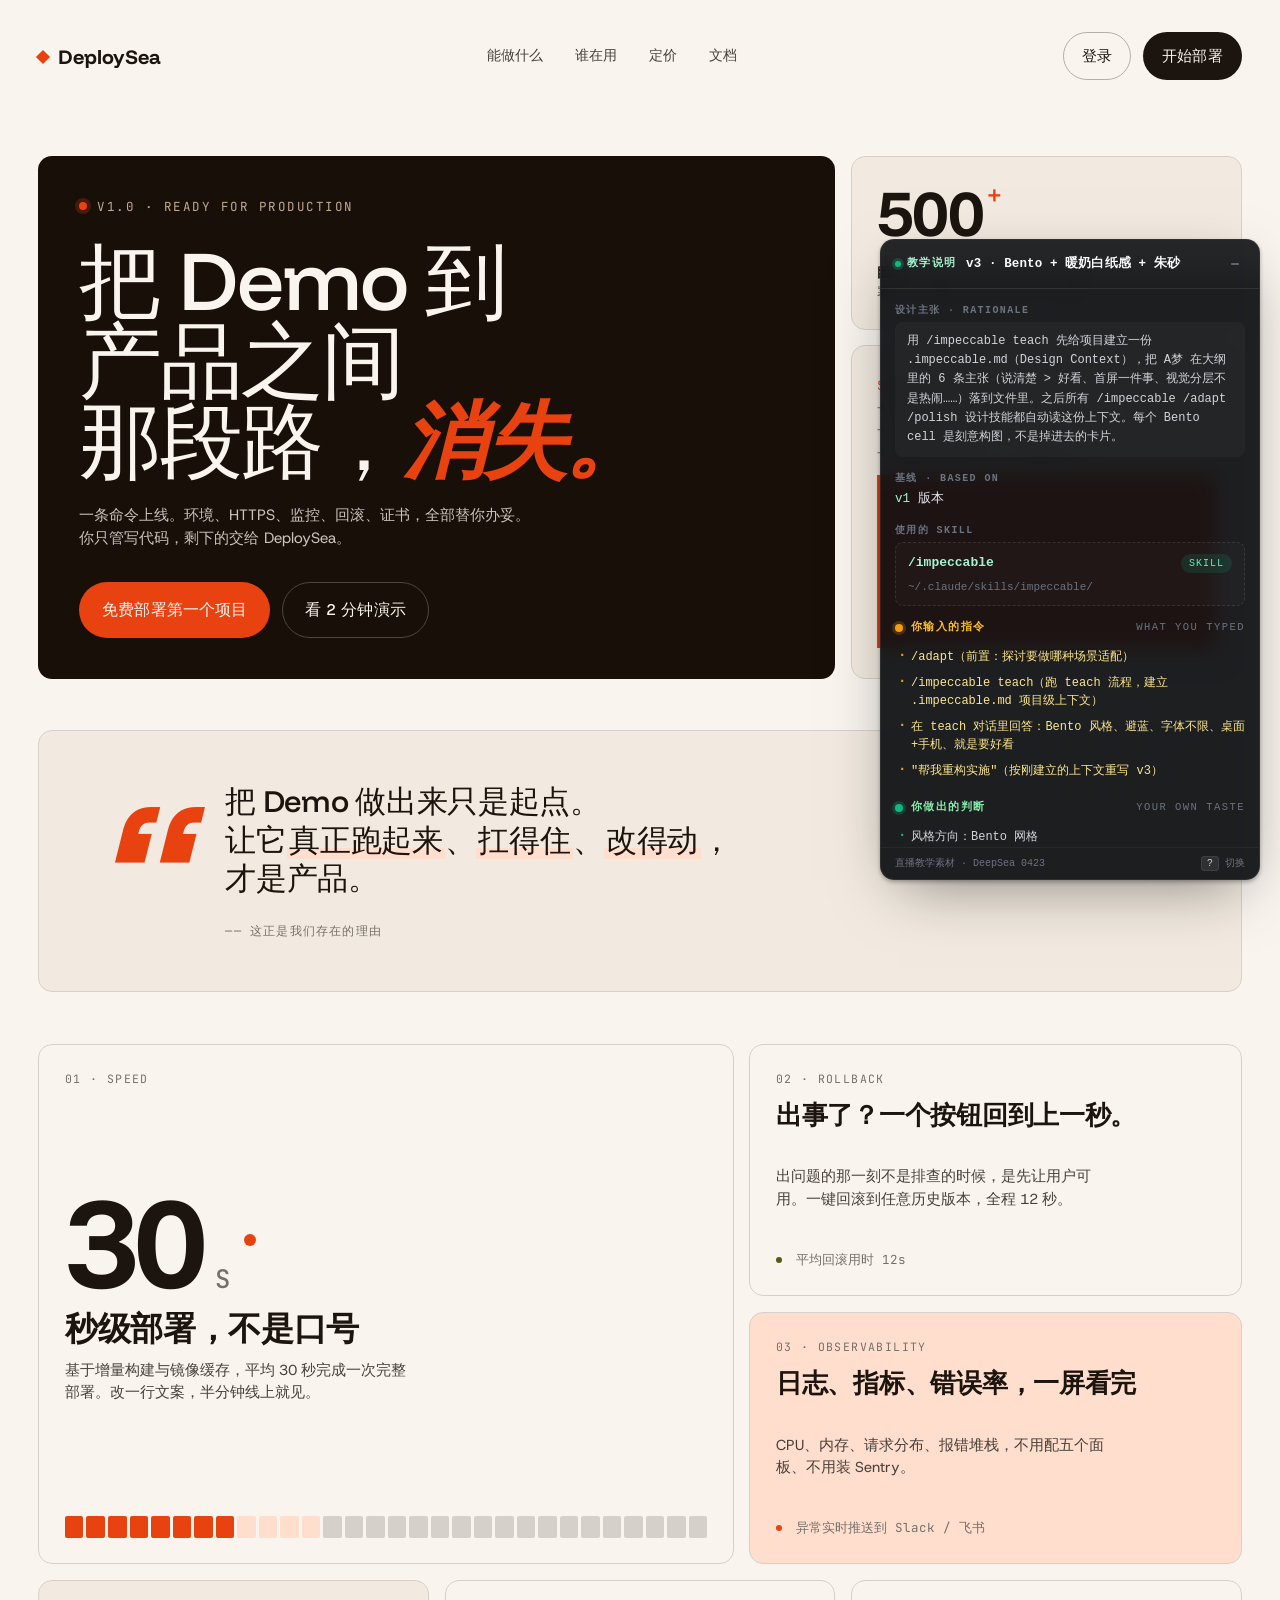
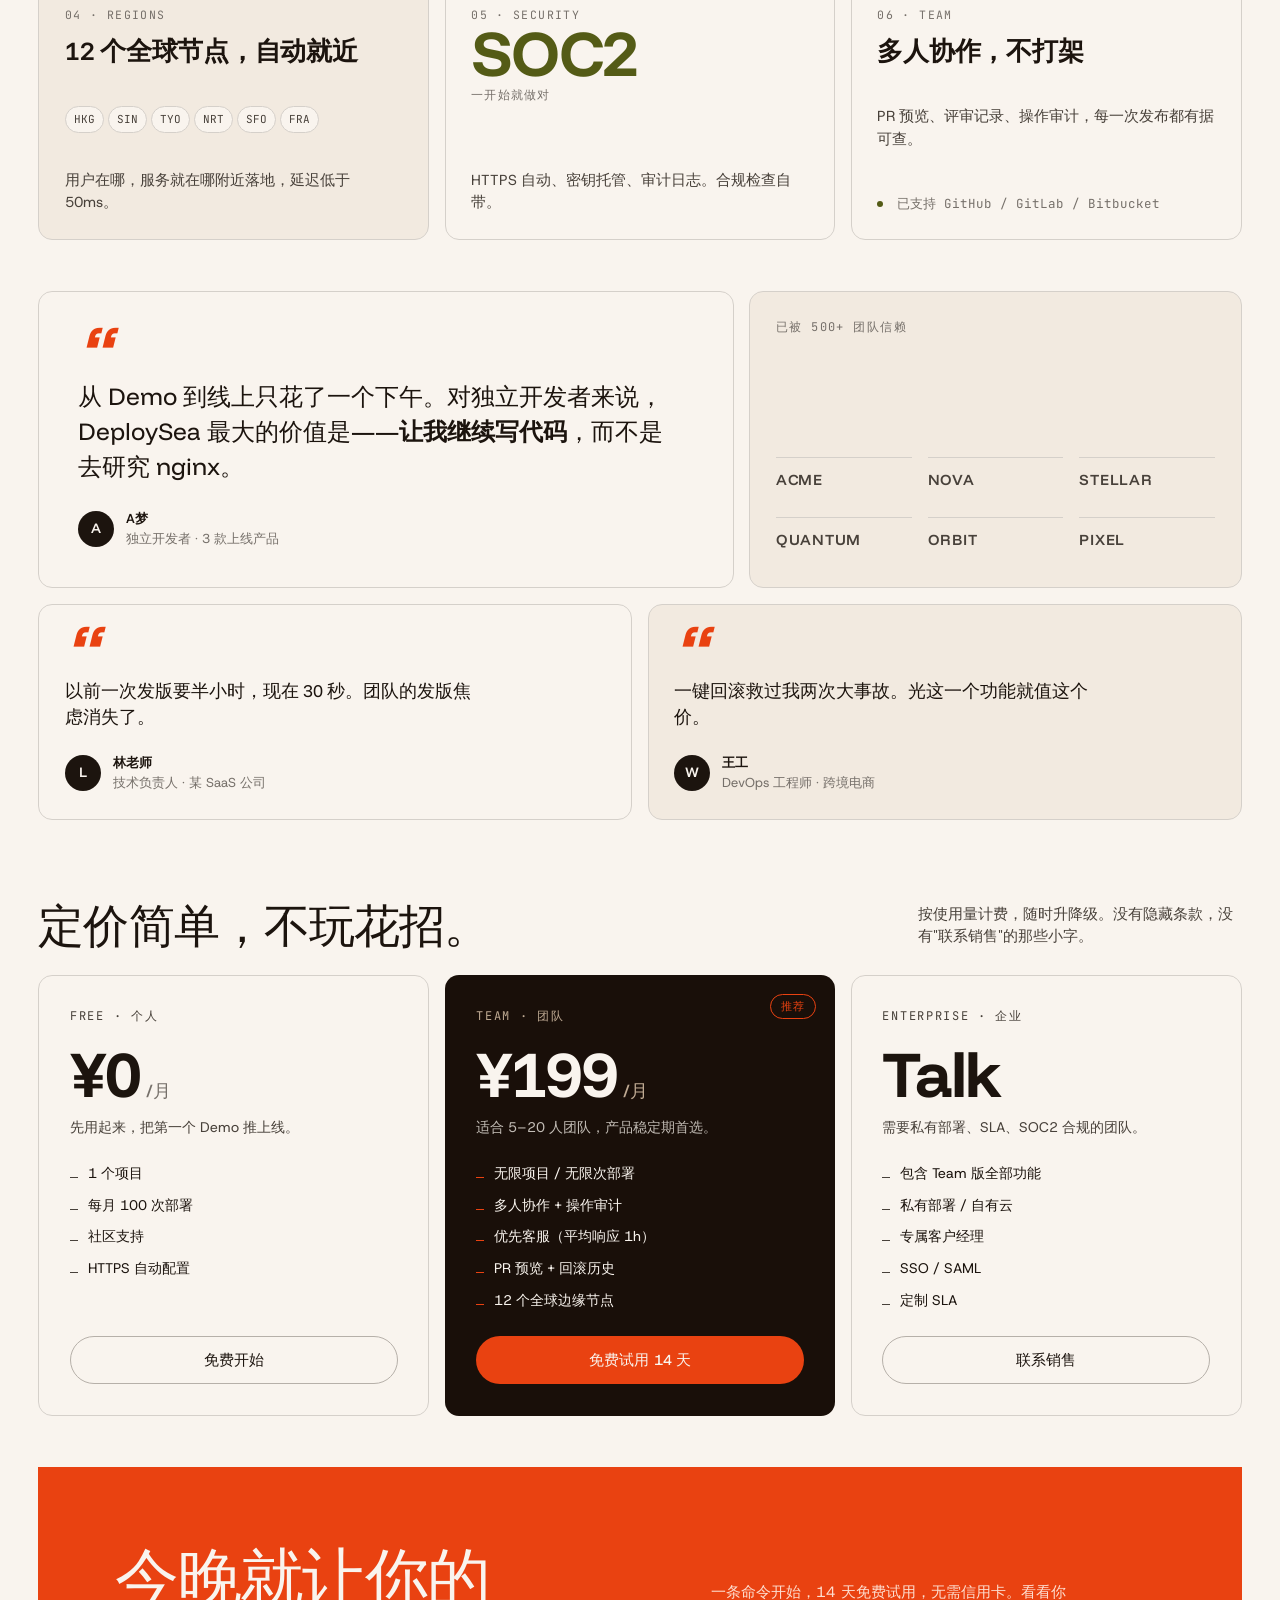
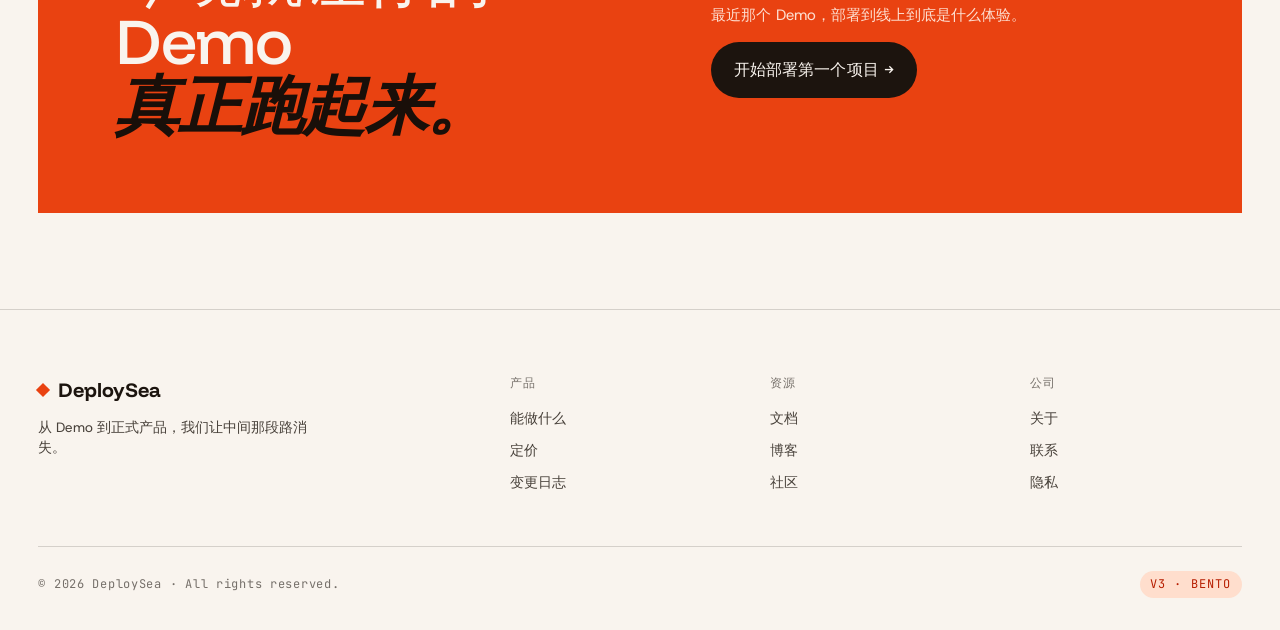
<file: landing/v3/index.html>
<!doctype html>
<html lang="zh-CN">
<head>
  <meta charset="utf-8" />
  <meta name="viewport" content="width=device-width, initial-scale=1" />
  <title>DeploySea — 把 Demo 到产品之间那段路消失</title>
  <meta name="description" content="DeploySea 让你一条命令把本地 Demo 部署成正式产品。环境、监控、回滚、证书都替你办妥。" />

  <link rel="preconnect" href="https://fonts.googleapis.com" />
  <link rel="preconnect" href="https://fonts.gstatic.com" crossorigin />
  <link href="https://fonts.googleapis.com/css2?family=Funnel+Display:wght@400;500;600;700;800&family=Host+Grotesk:wght@400;500;600&family=JetBrains+Mono:wght@400;500&display=swap" rel="stylesheet" />

  <style>
    /* =====================================================
       Design Tokens — 暖奶白纸感 + 朱砂
    ===================================================== */
    :root {
      /* Palette (OKLCH — 避免蓝色，暖调近中性略带朱砂底) */
      --paper:        oklch(97% 0.010 75);   /* 主背景：暖奶白 */
      --paper-2:      oklch(94% 0.016 70);   /* 副背景：略深奶白 */
      --paper-3:      oklch(90% 0.022 65);   /* 最深 cell：米陶色 */
      --ink:          oklch(20% 0.018 60);   /* 正文主色：暖近黑 */
      --ink-mid:      oklch(38% 0.015 65);   /* 次级文字 */
      --ink-soft:     oklch(55% 0.012 70);   /* 辅助文字 */
      --rule:         oklch(86% 0.010 75);   /* 描边 */
      --rule-strong:  oklch(76% 0.012 70);

      --ember:        oklch(62% 0.21 35);    /* 主强调色：朱砂 */
      --ember-deep:   oklch(50% 0.19 32);    /* hover / 暗态 */
      --ember-tint:   oklch(93% 0.05 45);    /* 朱砂浅底 */
      --olive:        oklch(45% 0.09 115);   /* 辅助点缀：深橄榄 */
      --olive-tint:   oklch(92% 0.04 115);

      --signature:    oklch(18% 0.020 55);   /* 签名暗色：暖墨 */

      /* Spacing 4pt scale */
      --s-1: 4px;  --s-2: 8px;  --s-3: 12px; --s-4: 16px;
      --s-5: 24px; --s-6: 32px; --s-7: 48px; --s-8: 64px;
      --s-9: 96px;

      /* Radius */
      --r-sm: 10px;
      --r-md: 14px;
      --r-lg: 20px;

      /* Type */
      --f-display: 'Funnel Display', ui-sans-serif, system-ui, -apple-system, 'PingFang SC', 'Microsoft YaHei', sans-serif;
      --f-body:    'Host Grotesk',   ui-sans-serif, system-ui, -apple-system, 'PingFang SC', 'Microsoft YaHei', sans-serif;
      --f-mono:    'JetBrains Mono', ui-monospace, SFMono-Regular, Menlo, monospace;

      /* Container */
      --page: 1280px;
    }

    /* =====================================================
       Reset
    ===================================================== */
    *, *::before, *::after { box-sizing: border-box; }
    html, body { margin: 0; padding: 0; }
    html { scroll-behavior: smooth; }
    body {
      background: var(--paper);
      color: var(--ink);
      font-family: var(--f-body);
      font-size: 16px;
      line-height: 1.55;
      -webkit-font-smoothing: antialiased;
      -moz-osx-font-smoothing: grayscale;
      text-rendering: optimizeLegibility;
    }
    img, svg { display: block; max-width: 100%; }
    a { color: inherit; text-decoration: none; }
    button { font: inherit; cursor: pointer; border: 0; background: none; }
    h1, h2, h3, h4, p, ul, ol { margin: 0; padding: 0; }
    ul, ol { list-style: none; }

    ::selection { background: var(--ember); color: var(--paper); }

    /* =====================================================
       Page container
    ===================================================== */
    .page {
      max-width: var(--page);
      margin: 0 auto;
      padding: 0 clamp(16px, 3vw, 40px);
    }

    /* =====================================================
       Topbar — 轻量，不抢戏
    ===================================================== */
    .topbar {
      padding-top: clamp(20px, 3vw, 32px);
      padding-bottom: clamp(16px, 2vw, 24px);
    }
    .topbar__row {
      display: flex; align-items: center; justify-content: space-between;
      gap: var(--s-5);
    }
    .brand {
      display: inline-flex; align-items: baseline; gap: 10px;
      font-family: var(--f-display);
      font-weight: 700;
      font-size: 20px;
      letter-spacing: -0.01em;
    }
    .brand__mark {
      display: inline-block;
      width: 10px; height: 10px;
      background: var(--ember);
      transform: rotate(45deg);
      position: relative;
      top: -2px;
    }
    .nav {
      display: flex; gap: var(--s-6);
      font-size: 14px;
      color: var(--ink-mid);
    }
    .nav a { position: relative; padding: 4px 0; }
    .nav a:hover { color: var(--ink); }
    .nav a::after {
      content: '';
      position: absolute; left: 0; right: 0; bottom: -2px;
      height: 1px; background: var(--ink);
      transform: scaleX(0); transform-origin: left;
      transition: transform 200ms cubic-bezier(0.16, 1, 0.3, 1);
    }
    .nav a:hover::after { transform: scaleX(1); }
    .topbar__cta { display: flex; gap: var(--s-3); align-items: center; }

    /* =====================================================
       Buttons
    ===================================================== */
    .btn {
      display: inline-flex; align-items: center; gap: 8px;
      padding: 12px 18px;
      border-radius: 999px;
      font-family: var(--f-body);
      font-weight: 500;
      font-size: 14.5px;
      letter-spacing: 0.005em;
      transition: transform 160ms cubic-bezier(0.16, 1, 0.3, 1),
                  background 160ms ease, color 160ms ease, border-color 160ms ease;
      border: 1px solid transparent;
      white-space: nowrap;
    }
    .btn:hover { transform: translateY(-1px); }
    .btn--primary { background: var(--ember); color: var(--paper); }
    .btn--primary:hover { background: var(--ember-deep); }
    .btn--ink { background: var(--ink); color: var(--paper); }
    .btn--ink:hover { background: oklch(26% 0.02 60); }
    .btn--ghost { border-color: var(--rule-strong); color: var(--ink); }
    .btn--ghost:hover { border-color: var(--ink); }
    .btn--text { padding: 8px 2px; border-radius: 0; color: var(--ink); }
    .btn--text::after {
      content: '→'; margin-left: 6px;
      display: inline-block; transition: transform 200ms cubic-bezier(0.16, 1, 0.3, 1);
    }
    .btn--text:hover { color: var(--ember); }
    .btn--text:hover::after { transform: translateX(4px); }
    .btn--lg { padding: 15px 22px; font-size: 15.5px; }

    /* =====================================================
       Bento grid base
    ===================================================== */
    .bento {
      display: grid;
      grid-template-columns: repeat(12, 1fr);
      gap: clamp(10px, 1.2vw, 16px);
      margin: clamp(24px, 4vw, 56px) 0;
    }
    .cell {
      background: var(--paper);
      border: 1px solid var(--rule);
      border-radius: var(--r-md);
      padding: clamp(20px, 2vw, 32px);
      position: relative;
      overflow: hidden;
      transition: transform 240ms cubic-bezier(0.16, 1, 0.3, 1);
    }
    .cell--bare { background: transparent; border: 0; padding: 0; }
    .cell--tint { background: var(--paper-2); }
    .cell--deep { background: var(--paper-3); }
    .cell--ember { background: var(--ember-tint); }
    .cell--olive { background: var(--olive-tint); }
    .cell--ink   { background: var(--signature); color: var(--paper); border-color: transparent; }
    .cell--ink h2, .cell--ink h3 { color: var(--paper); }

    /* subtle hover lift on cells that have interactive content */
    .cell.is-interactive:hover { transform: translateY(-2px); }

    /* =====================================================
       Section 1 — HERO Bento
       Layout (desktop):
         Row 1-2: 主 cell (span 8, row-span 2, 墨黑签名)
                  + 副 cell (span 4, row-span 1, 奶白 stat)
         Row 2:   副 cell 2 (span 4, row-span 1, CLI)
    ===================================================== */
    .hero {
      grid-auto-rows: minmax(120px, auto);
    }
    .hero__main {
      grid-column: span 8;
      grid-row: span 2;
      background: var(--signature);
      color: var(--paper);
      border: 0;
      padding: clamp(28px, 3.2vw, 56px);
      display: flex; flex-direction: column;
      justify-content: space-between;
      min-height: 420px;
    }
    .hero__eyebrow {
      font-family: var(--f-mono);
      font-size: 12.5px;
      letter-spacing: 0.12em;
      text-transform: uppercase;
      color: oklch(75% 0.04 70);
      display: inline-flex; align-items: center; gap: 10px;
    }
    .hero__eyebrow::before {
      content: '';
      width: 8px; height: 8px; border-radius: 50%;
      background: var(--ember);
      box-shadow: 0 0 0 4px oklch(62% 0.21 35 / 0.22);
    }
    .hero__title {
      font-family: var(--f-display);
      font-weight: 500;
      font-size: clamp(40px, 6.5vw, 88px);
      line-height: 0.96;
      letter-spacing: -0.025em;
      margin-top: var(--s-5);
      color: var(--paper);
    }
    .hero__title .ink-ember { color: var(--ember); font-weight: 700; font-style: italic; }
    .hero__sub {
      font-size: clamp(15px, 1.15vw, 17px);
      color: oklch(82% 0.012 70);
      max-width: 46ch;
      margin-top: var(--s-5);
      line-height: 1.55;
    }
    .hero__actions {
      display: flex; gap: var(--s-3); align-items: center; flex-wrap: wrap;
      margin-top: var(--s-6);
    }
    .hero__actions .btn--ghost {
      color: var(--paper);
      border-color: oklch(40% 0.02 60);
    }
    .hero__actions .btn--ghost:hover { border-color: var(--paper); }

    .hero__stat {
      grid-column: span 4;
      grid-row: span 1;
      display: flex; flex-direction: column;
      justify-content: space-between;
    }
    .stat__num {
      font-family: var(--f-display);
      font-weight: 700;
      font-size: clamp(44px, 5vw, 80px);
      line-height: 0.95;
      letter-spacing: -0.03em;
    }
    .stat__num sup {
      font-size: 0.4em; font-weight: 500;
      vertical-align: top;
      color: var(--ember);
      margin-left: 4px;
    }
    .stat__label {
      font-size: 13px;
      color: var(--ink-mid);
      margin-top: var(--s-3);
      max-width: 28ch;
    }
    .stat__label strong { color: var(--ink); font-weight: 600; }

    .hero__cli {
      grid-column: span 4;
      grid-row: span 1;
      background: var(--paper-2);
      font-family: var(--f-mono);
      font-size: 13px;
      display: flex; flex-direction: column; gap: 2px;
      justify-content: center;
      color: var(--ink-mid);
    }
    .hero__cli .row { display: flex; gap: 10px; }
    .hero__cli .prompt { color: var(--ember); }
    .hero__cli .ok { color: var(--olive); }
    .hero__cli .cmd { color: var(--ink); font-weight: 500; }
    .hero__cli .dim { color: var(--ink-soft); }
    .hero__cli .final { margin-top: 10px; color: var(--ink); font-weight: 500; }

    /* =====================================================
       Section 2 — 叙事 cell（问题→立场）
       全宽 editorial pull quote
    ===================================================== */
    .narrative {
      grid-column: span 12;
      padding: clamp(32px, 4vw, 64px);
      background: var(--paper-2);
      border: 1px solid var(--rule);
      border-radius: var(--r-md);
      display: grid;
      grid-template-columns: auto 1fr;
      gap: clamp(24px, 4vw, 72px);
      align-items: center;
    }
    .narrative__mark {
      font-family: var(--f-display);
      font-weight: 800;
      font-size: clamp(120px, 14vw, 220px);
      line-height: 0.7;
      color: var(--ember);
      font-style: italic;
      margin-right: clamp(-8px, -0.5vw, -4px);
    }
    .narrative__text {
      font-family: var(--f-display);
      font-weight: 500;
      font-size: clamp(22px, 2.4vw, 34px);
      line-height: 1.25;
      letter-spacing: -0.01em;
      color: var(--ink);
      max-width: 30ch;
    }
    .narrative__text u {
      text-decoration: none;
      background: linear-gradient(to top,
        var(--ember-tint) 0,
        var(--ember-tint) 0.35em,
        transparent 0.35em);
      padding: 0 0.08em;
    }
    .narrative__byline {
      font-family: var(--f-mono);
      font-size: 12px;
      letter-spacing: 0.1em;
      text-transform: uppercase;
      color: var(--ink-soft);
      margin-top: var(--s-5);
    }

    /* =====================================================
       Section 3 — FEATURES Bento (6 cells, 不等尺寸)
       Row 1: [主 feature span 7, row-span 2] + [feat span 5]
       Row 2: [feat span 5]
       Row 3: [feat span 4] + [feat span 4] + [feat span 4]
    ===================================================== */
    .features {
      grid-auto-rows: minmax(160px, auto);
    }
    .feat {
      display: flex; flex-direction: column; justify-content: space-between;
      gap: var(--s-5);
    }
    .feat__tag {
      font-family: var(--f-mono);
      font-size: 11.5px;
      letter-spacing: 0.12em;
      text-transform: uppercase;
      color: var(--ink-soft);
    }
    .feat__title {
      font-family: var(--f-display);
      font-weight: 600;
      font-size: clamp(22px, 2vw, 28px);
      line-height: 1.15;
      letter-spacing: -0.01em;
      margin-top: var(--s-3);
    }
    .feat__copy {
      color: var(--ink-mid);
      font-size: 14.5px;
      max-width: 38ch;
      margin-top: var(--s-3);
    }

    .feat--hero {
      grid-column: span 7;
      grid-row: span 2;
      background: var(--paper);
    }
    .feat--hero .feat__title { font-size: clamp(28px, 2.6vw, 36px); }
    .feat__timer {
      display: flex; align-items: baseline; gap: 12px;
      font-family: var(--f-display);
      font-weight: 700;
      font-size: clamp(72px, 10vw, 156px);
      line-height: 0.88;
      letter-spacing: -0.04em;
      color: var(--ink);
    }
    .feat__timer .unit {
      font-size: 0.2em;
      font-family: var(--f-mono);
      font-weight: 500;
      color: var(--ink-soft);
      letter-spacing: 0.1em;
      text-transform: uppercase;
    }
    .feat__timer .tick {
      display: inline-block;
      width: 12px; height: 12px;
      background: var(--ember);
      border-radius: 50%;
      animation: pulse 1.8s ease-in-out infinite;
      align-self: center;
    }
    @keyframes pulse {
      0%, 100% { transform: scale(1); opacity: 1; }
      50% { transform: scale(1.4); opacity: 0.4; }
    }
    .feat__meter {
      margin-top: var(--s-4);
      display: grid; grid-template-columns: repeat(30, 1fr); gap: 3px;
    }
    .feat__meter span {
      height: 22px;
      background: var(--rule);
      border-radius: 2px;
    }
    .feat__meter span.on { background: var(--ember); }
    .feat__meter span.mid { background: var(--ember-tint); }

    .feat--a { grid-column: span 5; background: var(--paper); }
    .feat--b { grid-column: span 5; background: var(--ember-tint); }
    .feat--c { grid-column: span 4; background: var(--paper-2); }
    .feat--d { grid-column: span 4; background: var(--paper); }
    .feat--e { grid-column: span 4; background: var(--paper); }

    .feat__mini {
      display: flex; align-items: center; gap: 14px;
      margin-top: var(--s-4);
      font-family: var(--f-mono);
      font-size: 12.5px;
      color: var(--ink-soft);
    }
    .feat__mini .dot { width: 6px; height: 6px; border-radius: 50%; background: var(--olive); }
    .feat__mini .dot.warn { background: var(--ember); }

    .feat__regions {
      display: flex; gap: 4px; margin-top: var(--s-4);
      flex-wrap: wrap;
    }
    .feat__regions span {
      font-family: var(--f-mono); font-size: 11px;
      padding: 4px 8px;
      background: var(--paper);
      border: 1px solid var(--rule);
      border-radius: 999px;
      color: var(--ink-mid);
    }

    .feat__shield {
      font-family: var(--f-display);
      font-weight: 700;
      font-size: clamp(48px, 5vw, 72px);
      line-height: 0.9;
      letter-spacing: -0.02em;
      color: var(--olive);
    }
    .feat__shield small {
      display: block;
      font-family: var(--f-mono); font-size: 12px;
      letter-spacing: 0.1em; text-transform: uppercase;
      color: var(--ink-soft);
      font-weight: 500; margin-top: 8px;
    }

    /* =====================================================
       Section 4 — TRUST Bento
       Row 1: [大 quote span 7] + [logos span 5]
       Row 2: [小 quote span 6] + [小 quote span 6]
    ===================================================== */
    .trust {
      grid-auto-rows: minmax(140px, auto);
    }
    .quote {
      display: flex; flex-direction: column; justify-content: space-between;
    }
    .quote__mark {
      font-family: var(--f-display);
      font-weight: 800; font-style: italic;
      font-size: 64px; line-height: 0.5;
      color: var(--ember);
    }
    .quote__text {
      font-family: var(--f-display);
      font-weight: 400;
      font-size: 17.5px;
      line-height: 1.45;
      color: var(--ink);
      margin-top: var(--s-4);
      max-width: 42ch;
    }
    .quote__author {
      display: flex; align-items: center; gap: 12px;
      margin-top: var(--s-5);
    }
    .quote__avatar {
      width: 36px; height: 36px; border-radius: 50%;
      background: var(--ink);
      color: var(--paper);
      font-family: var(--f-display);
      font-weight: 600; font-size: 14px;
      display: flex; align-items: center; justify-content: center;
    }
    .quote__author .meta { font-size: 13px; }
    .quote__author .meta strong { display: block; font-weight: 600; }
    .quote__author .meta span { color: var(--ink-soft); }

    .quote--hero {
      grid-column: span 7;
      grid-row: span 1;
      padding: clamp(32px, 3vw, 48px);
    }
    .quote--hero .quote__text { font-size: clamp(20px, 1.9vw, 26px); }

    .logos {
      grid-column: span 5;
      grid-row: span 1;
      background: var(--paper-2);
      display: flex; flex-direction: column; justify-content: space-between;
    }
    .logos__lede {
      font-family: var(--f-mono);
      font-size: 12px; letter-spacing: 0.12em;
      text-transform: uppercase;
      color: var(--ink-soft);
    }
    .logos__grid {
      display: grid; grid-template-columns: repeat(3, 1fr);
      gap: var(--s-4);
      margin-top: var(--s-4);
    }
    .logos__grid li {
      font-family: var(--f-display);
      font-weight: 600;
      font-size: 15px;
      letter-spacing: 0.05em;
      color: var(--ink-mid);
      padding: 10px 0;
      border-top: 1px solid var(--rule);
    }

    .quote--a { grid-column: span 6; }
    .quote--b { grid-column: span 6; }

    /* =====================================================
       Section 5 — PRICING Bento (3 cells, 中间暗色)
    ===================================================== */
    .pricing {
      grid-auto-rows: minmax(auto, auto);
    }
    .pricing__head {
      grid-column: span 12;
      padding: clamp(20px, 2.4vw, 32px) 0 clamp(4px, 1vw, 12px);
      border: 0;
      background: transparent;
      display: flex; align-items: end; justify-content: space-between;
      gap: var(--s-5); flex-wrap: wrap;
    }
    .pricing__head h2 {
      font-family: var(--f-display);
      font-weight: 500;
      font-size: clamp(32px, 3.6vw, 52px);
      letter-spacing: -0.02em;
      line-height: 1;
      max-width: 18ch;
    }
    .pricing__head p {
      font-size: 14.5px;
      color: var(--ink-mid);
      max-width: 36ch;
    }

    .tier {
      grid-column: span 4;
      display: flex; flex-direction: column;
      padding: clamp(24px, 2.4vw, 32px);
      min-height: 420px;
    }
    .tier__name {
      font-family: var(--f-mono);
      font-size: 12px; letter-spacing: 0.14em;
      text-transform: uppercase;
      color: var(--ink-mid);
    }
    .tier--feat .tier__name { color: oklch(75% 0.04 70); }
    .tier__price {
      font-family: var(--f-display);
      font-weight: 700;
      font-size: clamp(48px, 5vw, 72px);
      line-height: 1;
      letter-spacing: -0.03em;
      margin-top: var(--s-4);
    }
    .tier__price small {
      font-size: 0.28em; font-weight: 500;
      color: var(--ink-soft); letter-spacing: 0;
      margin-left: 6px;
    }
    .tier--feat .tier__price small { color: oklch(75% 0.04 70); }
    .tier__desc {
      color: var(--ink-mid);
      font-size: 14px;
      margin-top: var(--s-3);
    }
    .tier--feat .tier__desc { color: oklch(80% 0.012 70); }
    .tier__list { margin-top: var(--s-5); display: flex; flex-direction: column; gap: 10px; }
    .tier__list li {
      font-size: 14px;
      display: flex; gap: 10px; align-items: baseline;
    }
    .tier__list li::before {
      content: '';
      width: 8px; height: 1px; background: var(--ink-mid);
      display: inline-block; flex-shrink: 0;
      margin-top: 10px;
    }
    .tier--feat .tier__list li::before { background: var(--ember); }
    .tier__cta { margin-top: auto; padding-top: var(--s-5); }
    .tier__cta .btn { width: 100%; justify-content: center; }

    .tier--free {}
    .tier--feat {
      background: var(--signature);
      color: var(--paper);
      border-color: transparent;
      position: relative;
    }
    .tier--feat::before {
      content: '推荐';
      position: absolute;
      top: 18px; right: 18px;
      font-family: var(--f-mono);
      font-size: 11px; letter-spacing: 0.12em; text-transform: uppercase;
      padding: 3px 10px;
      border: 1px solid var(--ember);
      color: var(--ember);
      border-radius: 999px;
    }
    .tier--biz {}

    /* =====================================================
       Section 6 — FINAL CTA
    ===================================================== */
    .final {
      grid-column: span 12;
      background: var(--ember);
      color: var(--paper);
      border: 0;
      padding: clamp(40px, 6vw, 88px);
      display: grid;
      grid-template-columns: 1.2fr 1fr;
      gap: clamp(24px, 4vw, 64px);
      align-items: center;
    }
    .final h2 {
      font-family: var(--f-display);
      font-weight: 500;
      font-size: clamp(36px, 5vw, 72px);
      line-height: 1;
      letter-spacing: -0.025em;
      color: var(--paper);
      max-width: 14ch;
    }
    .final h2 em {
      font-style: italic; font-weight: 700;
      color: var(--signature);
    }
    .final__right {
      display: flex; flex-direction: column; gap: var(--s-4);
      align-items: flex-start;
    }
    .final__right p {
      font-size: 15px;
      color: oklch(92% 0.04 45);
      max-width: 36ch;
      line-height: 1.5;
    }
    .final__right .btn--ink { align-self: flex-start; }

    /* =====================================================
       Footer
    ===================================================== */
    .foot {
      padding: var(--s-8) 0 var(--s-6);
      border-top: 1px solid var(--rule);
      margin-top: var(--s-9);
    }
    .foot__grid {
      display: grid;
      grid-template-columns: 2fr 1fr 1fr 1fr;
      gap: var(--s-7);
      margin-bottom: var(--s-7);
    }
    .foot__brand p {
      color: var(--ink-mid);
      font-size: 13.5px;
      margin-top: var(--s-3);
      max-width: 30ch;
    }
    .foot__col h4 {
      font-family: var(--f-mono);
      font-size: 11.5px;
      letter-spacing: 0.12em;
      text-transform: uppercase;
      color: var(--ink-soft);
      font-weight: 500;
      margin-bottom: var(--s-3);
    }
    .foot__col li { padding: 5px 0; font-size: 14px; color: var(--ink-mid); }
    .foot__col a:hover { color: var(--ink); }
    .foot__bottom {
      display: flex; justify-content: space-between; align-items: center;
      padding-top: var(--s-5);
      border-top: 1px solid var(--rule);
      font-family: var(--f-mono);
      font-size: 12px;
      color: var(--ink-soft);
      letter-spacing: 0.06em;
    }
    .foot__version {
      padding: 4px 10px;
      background: var(--ember-tint);
      color: var(--ember-deep);
      border-radius: 999px;
      letter-spacing: 0.1em;
      text-transform: uppercase;
    }

    /* =====================================================
       Entrance animation — 一次编排好的进场
    ===================================================== */
    .bento .cell,
    .bento > .narrative,
    .bento > .final {
      opacity: 0;
      transform: translateY(14px);
      animation: cell-in 620ms cubic-bezier(0.16, 1, 0.3, 1) forwards;
    }
    .bento .cell:nth-child(1), .bento > :nth-child(1) { animation-delay: 40ms; }
    .bento .cell:nth-child(2), .bento > :nth-child(2) { animation-delay: 120ms; }
    .bento .cell:nth-child(3), .bento > :nth-child(3) { animation-delay: 200ms; }
    .bento .cell:nth-child(4), .bento > :nth-child(4) { animation-delay: 280ms; }
    .bento .cell:nth-child(5), .bento > :nth-child(5) { animation-delay: 360ms; }
    .bento .cell:nth-child(6), .bento > :nth-child(6) { animation-delay: 440ms; }
    .bento .cell:nth-child(n+7), .bento > :nth-child(n+7) { animation-delay: 520ms; }

    @keyframes cell-in {
      to { opacity: 1; transform: translateY(0); }
    }

    /* =====================================================
       Responsive — 塌叠为单列垂直叙事
    ===================================================== */
    @media (max-width: 1024px) {
      .bento { grid-template-columns: repeat(6, 1fr); }
      .hero__main { grid-column: span 6; grid-row: span 1; min-height: 380px; }
      .hero__stat { grid-column: span 3; }
      .hero__cli { grid-column: span 3; }

      .feat--hero { grid-column: span 6; grid-row: span 1; }
      .feat--a, .feat--b { grid-column: span 3; }
      .feat--c, .feat--d, .feat--e { grid-column: span 2; }

      .quote--hero { grid-column: span 6; }
      .logos { grid-column: span 6; }
      .quote--a, .quote--b { grid-column: span 3; }

      .tier { grid-column: span 6; }
      .tier--feat { grid-column: span 6; }

      .narrative { grid-template-columns: auto 1fr; }
      .final { grid-template-columns: 1fr; }
      .foot__grid { grid-template-columns: 1fr 1fr; }
    }

    @media (max-width: 720px) {
      .bento { grid-template-columns: 1fr; gap: 10px; }
      .bento > * { grid-column: span 1 !important; grid-row: span 1 !important; }
      .topbar__row .nav { display: none; }
      .topbar__cta .btn--ghost { display: none; }

      .hero__main { min-height: auto; padding: 28px; }
      .hero__title { font-size: clamp(40px, 12vw, 56px); }
      .hero__cli, .hero__stat { min-height: auto; }

      .feat__timer { font-size: clamp(64px, 20vw, 96px); }
      .feat__meter { grid-template-columns: repeat(20, 1fr); }

      .narrative { padding: 28px; grid-template-columns: 1fr; gap: 12px; }
      .narrative__mark { font-size: 84px; }
      .narrative__text { font-size: 22px; }

      .tier--feat::before { top: 14px; right: 14px; }
      .tier { min-height: auto; }
      .tier__price { font-size: 48px; }

      .final { padding: 32px; }
      .final h2 { font-size: 40px; }

      .foot__grid { grid-template-columns: 1fr; gap: 28px; }
      .foot__bottom { flex-direction: column; gap: 10px; align-items: flex-start; }
    }

    /* Reduced motion respect */
    @media (prefers-reduced-motion: reduce) {
      *, *::before, *::after {
        animation-duration: 0ms !important;
        transition-duration: 0ms !important;
      }
      .bento .cell, .bento > .narrative, .bento > .final {
        opacity: 1; transform: none;
      }
    }
  </style>
</head>
<body>

  <!-- =============== TOPBAR =============== -->
  <header class="topbar">
    <div class="page topbar__row">
      <a href="#" class="brand">
        <span class="brand__mark" aria-hidden="true"></span>
        DeploySea
      </a>
      <nav class="nav" aria-label="主导航">
        <a href="#features">能做什么</a>
        <a href="#voices">谁在用</a>
        <a href="#pricing">定价</a>
        <a href="#docs">文档</a>
      </nav>
      <div class="topbar__cta">
        <a href="#" class="btn btn--ghost">登录</a>
        <a href="#" class="btn btn--ink">开始部署</a>
      </div>
    </div>
  </header>

  <main class="page">

    <!-- =============== SECTION 1: HERO BENTO =============== -->
    <section class="bento hero" aria-label="首屏">

      <article class="cell hero__main">
        <div class="hero__eyebrow">v1.0 · Ready for production</div>
        <div>
          <h1 class="hero__title">
            把 Demo 到<br>
            产品之间<br>
            那段路，<span class="ink-ember">消失。</span>
          </h1>
          <p class="hero__sub">
            一条命令上线。环境、HTTPS、监控、回滚、证书，全部替你办妥。
            你只管写代码，剩下的交给 DeploySea。
          </p>
          <div class="hero__actions">
            <a href="#" class="btn btn--primary btn--lg">免费部署第一个项目</a>
            <a href="#" class="btn btn--ghost btn--lg">看 2 分钟演示</a>
          </div>
        </div>
      </article>

      <article class="cell cell--tint hero__stat">
        <div class="stat__num">500<sup>+</sup></div>
        <p class="stat__label"><strong>团队</strong>已经把 DeploySea 当成自己的部署工具，覆盖 SaaS、跨境、AI 应用。</p>
      </article>

      <article class="cell hero__cli" aria-label="命令行示例">
        <div class="row"><span class="prompt">$</span><span class="cmd">deploysea push</span><span class="dim">--env=prod</span></div>
        <div class="row"><span class="dim">→</span><span>Building image</span><span class="ok">✓</span></div>
        <div class="row"><span class="dim">→</span><span>Running migrations</span><span class="ok">✓</span></div>
        <div class="row"><span class="dim">→</span><span>Deploying to 3 regions</span><span class="ok">✓</span></div>
        <div class="row final">Live at app.example.com</div>
      </article>

    </section>

    <!-- =============== SECTION 2: NARRATIVE (立场) =============== -->
    <section class="bento">
      <aside class="narrative" aria-label="产品立场">
        <div class="narrative__mark">&ldquo;</div>
        <div>
          <p class="narrative__text">
            把 Demo 做出来只是起点。<br>
            让它<u>真正跑起来</u>、<u>扛得住</u>、<u>改得动</u>，<br>
            才是产品。
          </p>
          <p class="narrative__byline">—— 这正是我们存在的理由</p>
        </div>
      </aside>
    </section>

    <!-- =============== SECTION 3: FEATURES BENTO =============== -->
    <section class="bento features" id="features" aria-label="功能">

      <article class="cell feat feat--hero is-interactive">
        <div class="feat__tag">01 · Speed</div>
        <div>
          <div class="feat__timer">
            30<span class="unit">s</span><span class="tick" aria-hidden="true"></span>
          </div>
          <h3 class="feat__title">秒级部署，不是口号</h3>
          <p class="feat__copy">基于增量构建与镜像缓存，平均 30 秒完成一次完整部署。改一行文案，半分钟线上就见。</p>
        </div>
        <div class="feat__meter" aria-hidden="true">
          <span class="on"></span><span class="on"></span><span class="on"></span><span class="on"></span><span class="on"></span>
          <span class="on"></span><span class="on"></span><span class="on"></span><span class="mid"></span><span class="mid"></span>
          <span class="mid"></span><span class="mid"></span><span></span><span></span><span></span>
          <span></span><span></span><span></span><span></span><span></span>
          <span></span><span></span><span></span><span></span><span></span>
          <span></span><span></span><span></span><span></span><span></span>
        </div>
      </article>

      <article class="cell feat feat--a is-interactive">
        <div>
          <div class="feat__tag">02 · Rollback</div>
          <h3 class="feat__title">出事了？一个按钮回到上一秒。</h3>
        </div>
        <p class="feat__copy">出问题的那一刻不是排查的时候，是先让用户可用。一键回滚到任意历史版本，全程 12 秒。</p>
        <div class="feat__mini"><span class="dot"></span>平均回滚用时 12s</div>
      </article>

      <article class="cell feat feat--b is-interactive">
        <div>
          <div class="feat__tag">03 · Observability</div>
          <h3 class="feat__title">日志、指标、错误率，一屏看完</h3>
        </div>
        <p class="feat__copy">CPU、内存、请求分布、报错堆栈，不用配五个面板、不用装 Sentry。</p>
        <div class="feat__mini"><span class="dot warn"></span>异常实时推送到 Slack / 飞书</div>
      </article>

      <article class="cell feat feat--c is-interactive">
        <div>
          <div class="feat__tag">04 · Regions</div>
          <h3 class="feat__title">12 个全球节点，自动就近</h3>
        </div>
        <div class="feat__regions" aria-hidden="true">
          <span>HKG</span><span>SIN</span><span>TYO</span>
          <span>NRT</span><span>SFO</span><span>FRA</span>
        </div>
        <p class="feat__copy">用户在哪，服务就在哪附近落地，延迟低于 50ms。</p>
      </article>

      <article class="cell feat feat--d is-interactive">
        <div>
          <div class="feat__tag">05 · Security</div>
          <div class="feat__shield">SOC2<small>一开始就做对</small></div>
        </div>
        <p class="feat__copy">HTTPS 自动、密钥托管、审计日志。合规检查自带。</p>
      </article>

      <article class="cell feat feat--e is-interactive">
        <div>
          <div class="feat__tag">06 · Team</div>
          <h3 class="feat__title">多人协作，不打架</h3>
        </div>
        <p class="feat__copy">PR 预览、评审记录、操作审计，每一次发布都有据可查。</p>
        <div class="feat__mini"><span class="dot"></span>已支持 GitHub / GitLab / Bitbucket</div>
      </article>

    </section>

    <!-- =============== SECTION 4: TRUST BENTO =============== -->
    <section class="bento trust" id="voices" aria-label="用户反馈">

      <article class="cell quote quote--hero">
        <div class="quote__mark">&ldquo;</div>
        <p class="quote__text">
          从 Demo 到线上只花了一个下午。对独立开发者来说，
          DeploySea 最大的价值是——<strong>让我继续写代码</strong>，而不是去研究 nginx。
        </p>
        <div class="quote__author">
          <div class="quote__avatar">A</div>
          <div class="meta">
            <strong>A梦</strong>
            <span>独立开发者 · 3 款上线产品</span>
          </div>
        </div>
      </article>

      <aside class="cell logos">
        <div class="logos__lede">已被 500+ 团队信赖</div>
        <ul class="logos__grid">
          <li>ACME</li><li>NOVA</li><li>STELLAR</li>
          <li>QUANTUM</li><li>ORBIT</li><li>PIXEL</li>
        </ul>
      </aside>

      <article class="cell quote quote--a">
        <div class="quote__mark">&ldquo;</div>
        <p class="quote__text">以前一次发版要半小时，现在 30 秒。团队的发版焦虑消失了。</p>
        <div class="quote__author">
          <div class="quote__avatar">L</div>
          <div class="meta"><strong>林老师</strong><span>技术负责人 · 某 SaaS 公司</span></div>
        </div>
      </article>

      <article class="cell quote quote--b cell--tint">
        <div class="quote__mark">&ldquo;</div>
        <p class="quote__text">一键回滚救过我两次大事故。光这一个功能就值这个价。</p>
        <div class="quote__author">
          <div class="quote__avatar">W</div>
          <div class="meta"><strong>王工</strong><span>DevOps 工程师 · 跨境电商</span></div>
        </div>
      </article>

    </section>

    <!-- =============== SECTION 5: PRICING BENTO =============== -->
    <section class="bento pricing" id="pricing" aria-label="定价">

      <header class="pricing__head">
        <h2>定价简单，不玩花招。</h2>
        <p>按使用量计费，随时升降级。没有隐藏条款，没有"联系销售"的那些小字。</p>
      </header>

      <article class="cell tier tier--free">
        <div class="tier__name">Free · 个人</div>
        <div class="tier__price">¥0<small>/月</small></div>
        <p class="tier__desc">先用起来，把第一个 Demo 推上线。</p>
        <ul class="tier__list">
          <li>1 个项目</li>
          <li>每月 100 次部署</li>
          <li>社区支持</li>
          <li>HTTPS 自动配置</li>
        </ul>
        <div class="tier__cta"><a href="#" class="btn btn--ghost">免费开始</a></div>
      </article>

      <article class="cell tier tier--feat">
        <div class="tier__name">Team · 团队</div>
        <div class="tier__price">¥199<small>/月</small></div>
        <p class="tier__desc">适合 5–20 人团队，产品稳定期首选。</p>
        <ul class="tier__list">
          <li>无限项目 / 无限次部署</li>
          <li>多人协作 + 操作审计</li>
          <li>优先客服（平均响应 1h）</li>
          <li>PR 预览 + 回滚历史</li>
          <li>12 个全球边缘节点</li>
        </ul>
        <div class="tier__cta"><a href="#" class="btn btn--primary">免费试用 14 天</a></div>
      </article>

      <article class="cell tier tier--biz">
        <div class="tier__name">Enterprise · 企业</div>
        <div class="tier__price">Talk</div>
        <p class="tier__desc">需要私有部署、SLA、SOC2 合规的团队。</p>
        <ul class="tier__list">
          <li>包含 Team 版全部功能</li>
          <li>私有部署 / 自有云</li>
          <li>专属客户经理</li>
          <li>SSO / SAML</li>
          <li>定制 SLA</li>
        </ul>
        <div class="tier__cta"><a href="#" class="btn btn--ghost">联系销售</a></div>
      </article>

    </section>

    <!-- =============== SECTION 6: FINAL CTA =============== -->
    <section class="bento">
      <article class="final">
        <h2>今晚就让你的 Demo<br><em>真正跑起来。</em></h2>
        <div class="final__right">
          <p>一条命令开始，14 天免费试用，无需信用卡。看看你最近那个 Demo，部署到线上到底是什么体验。</p>
          <a href="#" class="btn btn--ink btn--lg">开始部署第一个项目 →</a>
        </div>
      </article>
    </section>

  </main>

  <!-- =============== FOOTER =============== -->
  <footer class="foot">
    <div class="page">
      <div class="foot__grid">
        <div class="foot__brand">
          <a href="#" class="brand">
            <span class="brand__mark" aria-hidden="true"></span>
            DeploySea
          </a>
          <p>从 Demo 到正式产品，我们让中间那段路消失。</p>
        </div>
        <div class="foot__col">
          <h4>产品</h4>
          <ul>
            <li><a href="#">能做什么</a></li>
            <li><a href="#">定价</a></li>
            <li><a href="#">变更日志</a></li>
          </ul>
        </div>
        <div class="foot__col">
          <h4>资源</h4>
          <ul>
            <li><a href="#">文档</a></li>
            <li><a href="#">博客</a></li>
            <li><a href="#">社区</a></li>
          </ul>
        </div>
        <div class="foot__col">
          <h4>公司</h4>
          <ul>
            <li><a href="#">关于</a></li>
            <li><a href="#">联系</a></li>
            <li><a href="#">隐私</a></li>
          </ul>
        </div>
      </div>
      <div class="foot__bottom">
        <span>© 2026 DeploySea · All rights reserved.</span>
        <span class="foot__version">v3 · Bento</span>
      </div>
    </div>
  </footer>

  <script src="../_overlay.js" data-version="v3"></script>
</body>
</html>
</file>
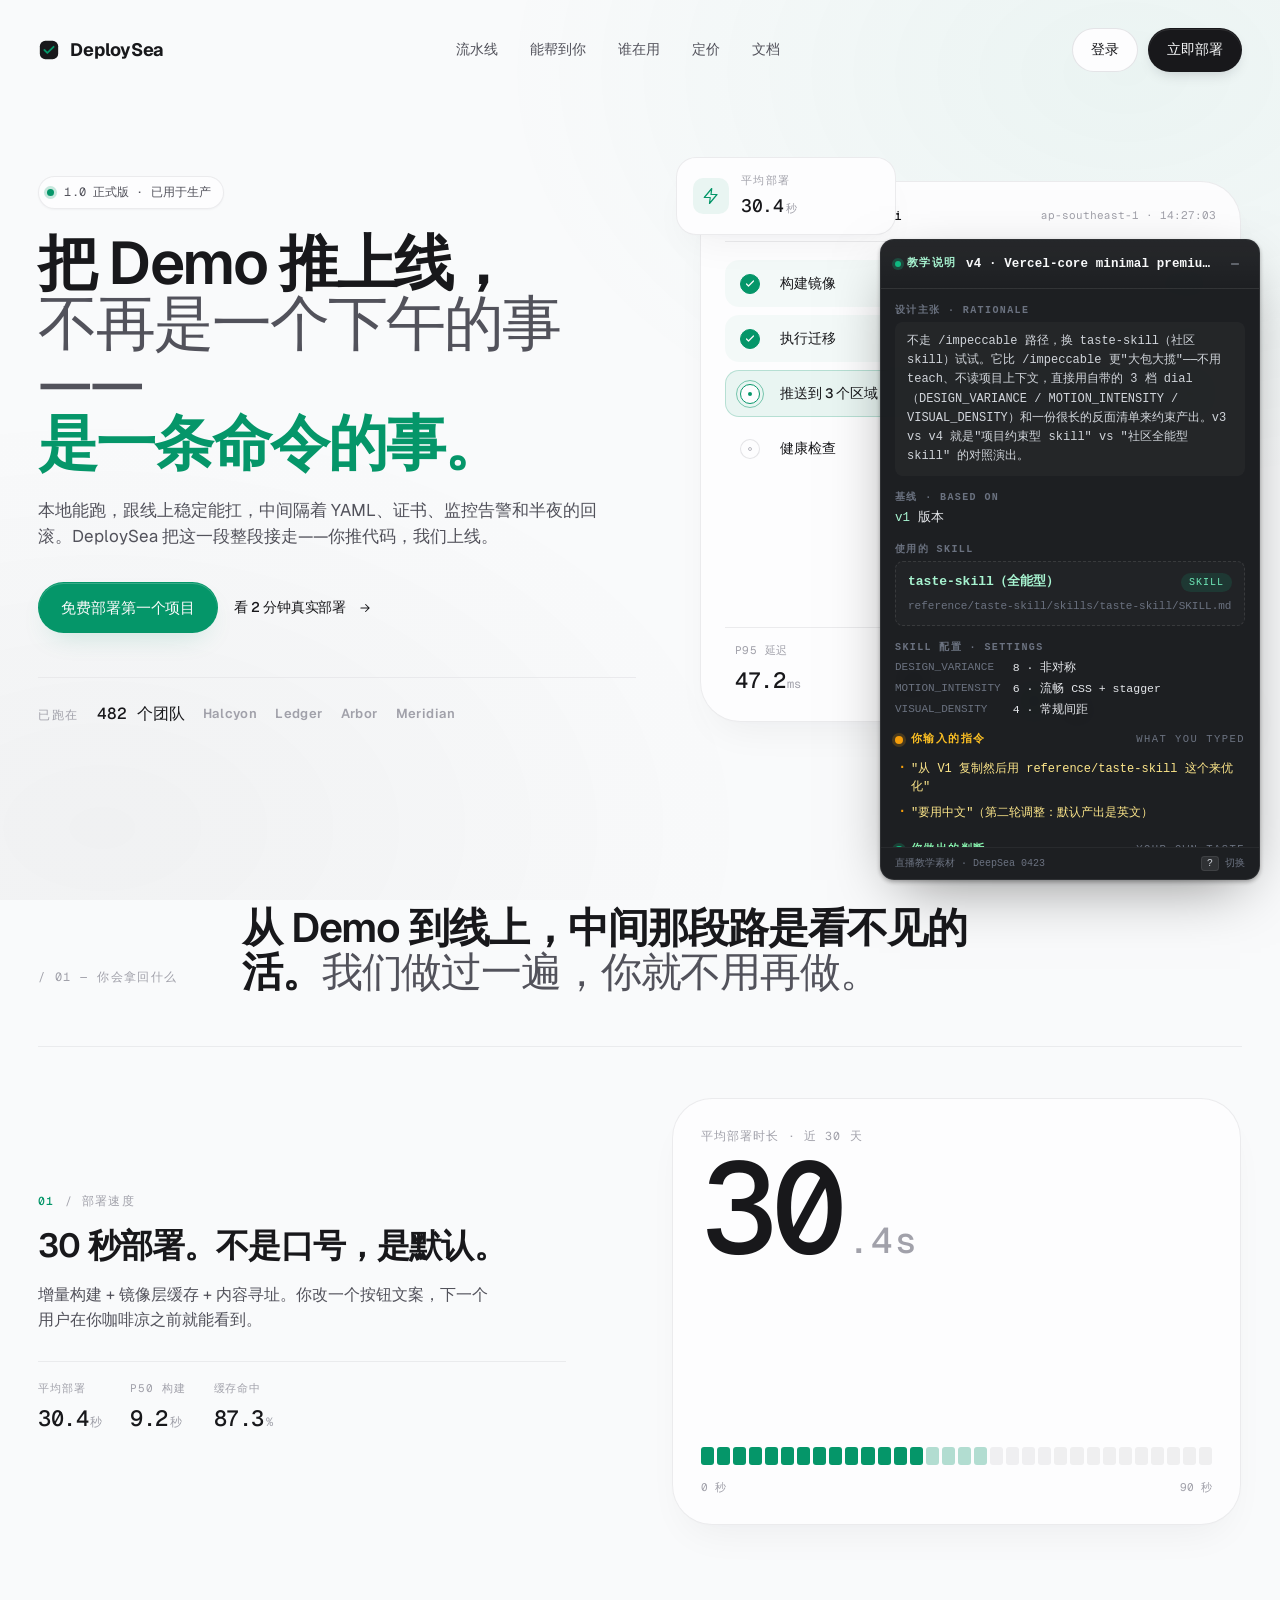
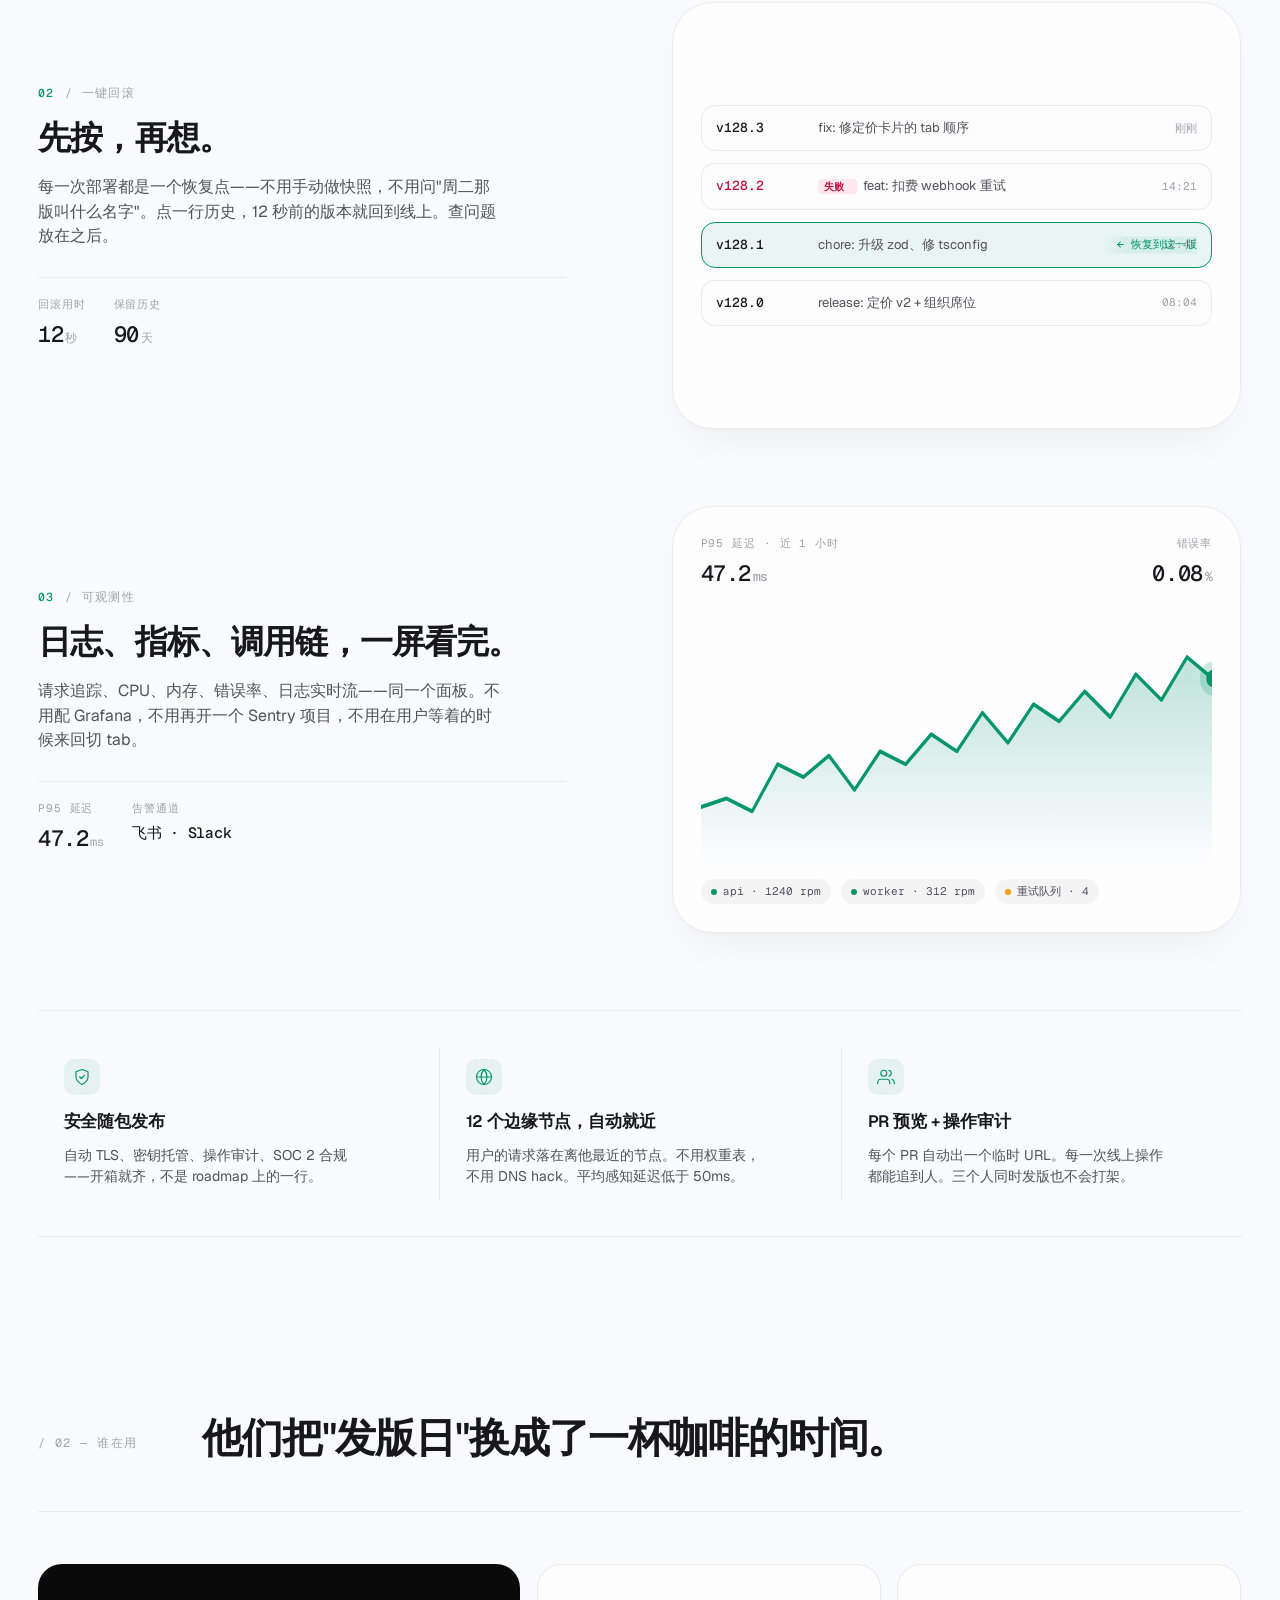
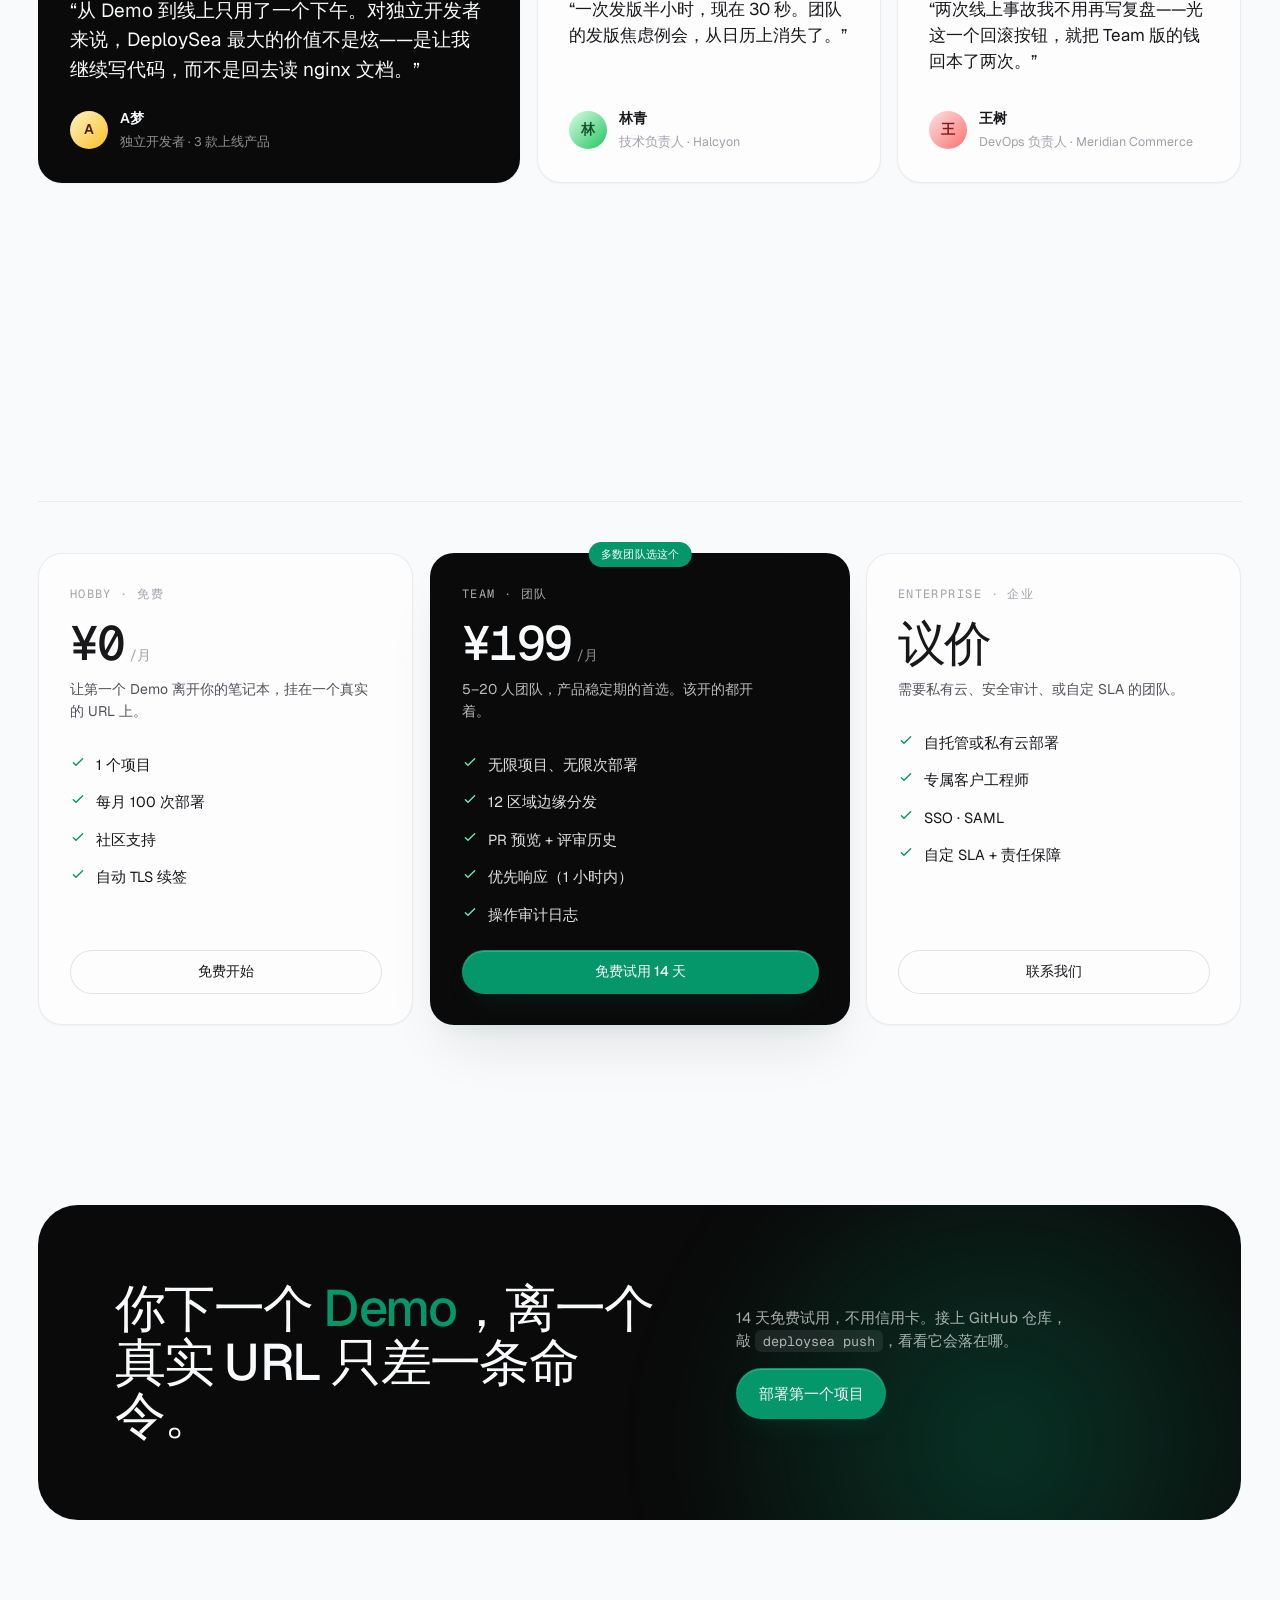
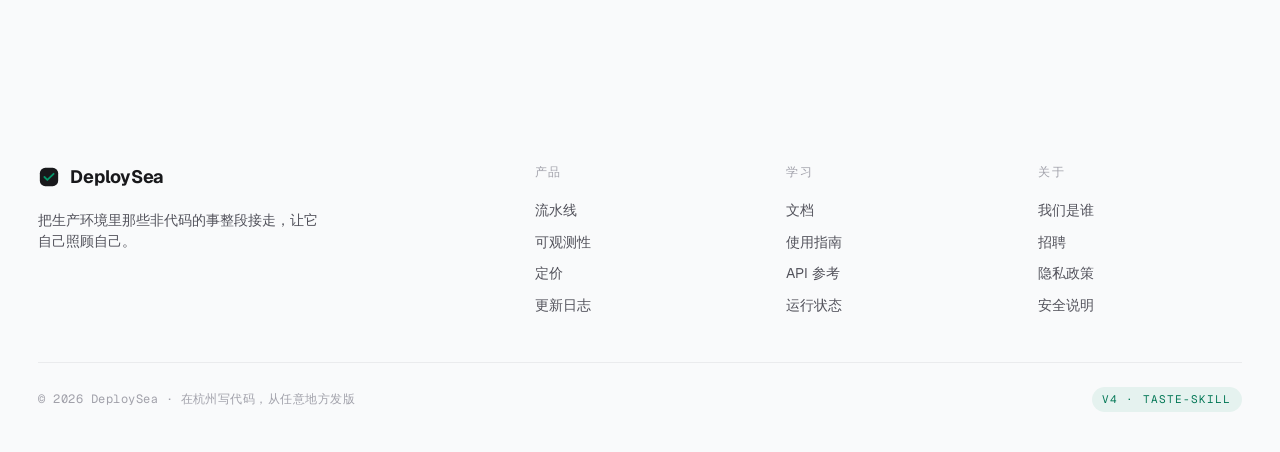
<file: landing/v4/index.html>
<!doctype html>
<html lang="zh-CN">
<head>
  <meta charset="utf-8" />
  <meta name="viewport" content="width=device-width, initial-scale=1" />
  <title>DeploySea — 把 Demo 推上线，一条命令走完</title>
  <meta name="description" content="DeploySea 把从本地 Demo 到线上正式运行之间的所有琐事接走：环境、证书、监控、回滚、多区域分发，不用平台团队也能稳稳发版。" />

  <link rel="preconnect" href="https://fonts.googleapis.com" />
  <link rel="preconnect" href="https://fonts.gstatic.com" crossorigin />
  <link href="https://fonts.googleapis.com/css2?family=Geist:wght@400;500;600;700;800&family=Geist+Mono:wght@400;500&display=swap" rel="stylesheet" />

  <style>
    /* =========================================================
       v4 — taste-skill profile
       DESIGN_VARIANCE: 8   MOTION_INTENSITY: 6   VISUAL_DENSITY: 4
       Palette:  zinc-50 bg · white cards · zinc-900 ink · emerald accent
       ========================================================= */
    :root {
      --bg:          #f9fafb;
      --card:        #fdfdfe;
      --card-alt:    #fcfcfd;
      --ink:         #18181b;
      --ink-mid:     #52525b;
      --ink-soft:    #a1a1aa;
      --rule:        rgba(228, 228, 231, 0.7);
      --rule-strong: rgba(161, 161, 170, 0.28);

      --accent:      #059669;
      --accent-deep: #047857;
      --accent-tint: rgba(5, 150, 105, 0.08);
      --accent-ring: rgba(5, 150, 105, 0.22);

      --ink-dark:    #0a0a0a;

      --r-xl: 40px;
      --r-lg: 24px;
      --r-md: 14px;
      --r-sm: 8px;

      --shadow-diffuse: 0 20px 40px -15px rgba(17, 24, 39, 0.06), 0 4px 12px -8px rgba(17, 24, 39, 0.05);
      --shadow-card:    0 1px 2px rgba(17, 24, 39, 0.04);
      --shadow-pop:     0 32px 60px -20px rgba(17, 24, 39, 0.12), 0 12px 24px -16px rgba(5, 150, 105, 0.15);

      --f-sans: 'Geist', ui-sans-serif, system-ui, -apple-system, 'PingFang SC', 'Microsoft YaHei', sans-serif;
      --f-mono: 'Geist Mono', ui-monospace, SFMono-Regular, Menlo, monospace;

      --page: 1280px;
      --ease: cubic-bezier(0.16, 1, 0.3, 1);
    }

    *, *::before, *::after { box-sizing: border-box; }
    html, body { margin: 0; padding: 0; }
    html { scroll-behavior: smooth; }
    body {
      font-family: var(--f-sans);
      font-size: 16px; line-height: 1.55;
      color: var(--ink);
      background: var(--bg);
      -webkit-font-smoothing: antialiased;
      -moz-osx-font-smoothing: grayscale;
      text-rendering: optimizeLegibility;
      font-feature-settings: 'cv11', 'ss01';
    }
    img, svg { display: block; max-width: 100%; }
    a { color: inherit; text-decoration: none; }
    button { font: inherit; cursor: pointer; border: 0; background: transparent; }
    h1, h2, h3, h4, p, ul, ol { margin: 0; padding: 0; }
    ul, ol { list-style: none; }
    ::selection { background: var(--accent); color: #fafafa; }

    .page { max-width: var(--page); margin: 0 auto; padding: 0 clamp(16px, 3vw, 40px); }

    .bg-mesh {
      position: fixed; inset: 0; z-index: -1; pointer-events: none;
      background:
        radial-gradient(900px 600px at 88% 8%, rgba(5, 150, 105, 0.06), transparent 70%),
        radial-gradient(1100px 700px at 8% 92%, rgba(24, 24, 27, 0.04), transparent 60%);
    }

    /* ===== TOPBAR ===== */
    .topbar { padding: clamp(18px, 2.4vw, 28px) 0; }
    .topbar__row { display: flex; align-items: center; justify-content: space-between; gap: 24px; }
    .brand {
      display: inline-flex; align-items: center; gap: 10px;
      font-weight: 700; font-size: 18px; letter-spacing: -0.015em;
    }
    .brand__mark { width: 22px; height: 22px; flex-shrink: 0; }
    .nav { display: flex; gap: 32px; font-size: 14px; color: var(--ink-mid); font-weight: 500; }
    .nav a { padding: 4px 0; transition: color 200ms var(--ease); }
    .nav a:hover { color: var(--ink); }
    .topbar__cta { display: flex; gap: 10px; align-items: center; }

    /* ===== BUTTONS ===== */
    .btn {
      display: inline-flex; align-items: center; gap: 8px;
      padding: 10px 18px; border-radius: 999px;
      font-size: 14px; font-weight: 500; letter-spacing: -0.005em;
      border: 1px solid transparent;
      transition: all 200ms var(--ease);
      white-space: nowrap; will-change: transform;
    }
    .btn:active { transform: translateY(1px) scale(0.98); }
    .btn--ink {
      background: var(--ink); color: var(--bg);
      box-shadow: 0 1px 0 rgba(255,255,255,0.1) inset, 0 6px 16px -8px rgba(17, 24, 39, 0.3);
    }
    .btn--ink:hover { background: #050505; transform: translateY(-1px); }
    .btn--accent {
      background: var(--accent); color: #fafafa;
      box-shadow: 0 1px 0 rgba(255,255,255,0.2) inset, 0 12px 28px -12px var(--accent-ring);
    }
    .btn--accent:hover { background: var(--accent-deep); transform: translateY(-1px); }
    .btn--ghost {
      border-color: var(--rule-strong); color: var(--ink); background: var(--card);
    }
    .btn--ghost:hover { border-color: var(--ink); transform: translateY(-1px); }
    .btn--text { padding: 6px 2px; color: var(--ink); font-weight: 500; }
    .btn--text::after {
      content: ''; display: inline-block;
      width: 14px; height: 14px; margin-left: 4px;
      background: currentColor;
      mask: url("data:image/svg+xml;utf8,<svg xmlns='http://www.w3.org/2000/svg' viewBox='0 0 24 24' fill='none' stroke='black' stroke-width='1.8' stroke-linecap='round'><path d='M5 12h14M13 6l6 6-6 6'/></svg>") no-repeat center / contain;
      transition: transform 200ms var(--ease);
    }
    .btn--text:hover { color: var(--accent); }
    .btn--text:hover::after { transform: translateX(4px); }
    .btn--lg { padding: 13px 22px; font-size: 15px; }

    /* ===== HERO — asymmetric split ===== */
    .hero {
      display: grid;
      grid-template-columns: 1.05fr 0.95fr;
      gap: clamp(24px, 5vw, 80px);
      align-items: center;
      padding: clamp(40px, 6vw, 96px) 0 clamp(56px, 7vw, 120px);
      min-height: 76vh;
    }
    .hero__copy { max-width: 56ch; }

    .eyebrow {
      display: inline-flex; align-items: center; gap: 10px;
      padding: 6px 12px 6px 8px;
      border: 1px solid var(--rule);
      border-radius: 999px;
      background: var(--card);
      font-family: var(--f-mono);
      font-size: 12px; letter-spacing: 0.01em;
      color: var(--ink-mid);
      box-shadow: var(--shadow-card);
    }
    .eyebrow__dot {
      width: 7px; height: 7px; border-radius: 50%;
      background: var(--accent);
      box-shadow: 0 0 0 3px var(--accent-ring);
    }

    .hero h1 {
      font-size: clamp(40px, 4.8vw, 60px);
      font-weight: 600;
      letter-spacing: -0.035em;
      line-height: 1;
      margin-top: 24px;
      color: var(--ink);
    }
    .hero h1 .muted { color: var(--ink-mid); font-weight: 500; }
    .hero h1 .accent { color: var(--accent); }

    .hero__sub { margin-top: 24px; font-size: 17px; line-height: 1.55; color: var(--ink-mid); max-width: 52ch; }
    .hero__actions { display: flex; gap: 12px; align-items: center; margin-top: 32px; flex-wrap: wrap; }

    .hero__trust {
      display: flex; align-items: center; gap: 18px;
      margin-top: 44px; padding-top: 24px;
      border-top: 1px solid var(--rule);
      flex-wrap: wrap;
    }
    .hero__trust__label { font-family: var(--f-mono); font-size: 11.5px; letter-spacing: 0.12em; text-transform: uppercase; color: var(--ink-soft); }
    .hero__trust__count { font-family: var(--f-mono); font-variant-numeric: tabular-nums; color: var(--ink); font-weight: 500; }
    .hero__trust__logos { display: flex; gap: 18px; color: var(--ink-soft); font-weight: 600; font-size: 13px; letter-spacing: 0.03em; }

    /* Hero visual — dashboard mock */
    .hero__visual { position: relative; aspect-ratio: 1 / 1; max-height: 620px; }
    .panel {
      position: absolute;
      background: var(--card);
      border: 1px solid var(--rule);
      border-radius: var(--r-xl);
      box-shadow: var(--shadow-diffuse);
      overflow: hidden;
    }
    .panel--main { inset: 0; padding: 24px; display: flex; flex-direction: column; }
    .panel__head {
      display: flex; align-items: center; justify-content: space-between;
      gap: 12px; padding-bottom: 16px;
      border-bottom: 1px solid var(--rule);
    }
    .panel__title { display: flex; align-items: center; gap: 10px; font-family: var(--f-mono); font-size: 12.5px; color: var(--ink-mid); }
    .panel__title .proj { color: var(--ink); font-weight: 500; }
    .panel__title .tick {
      width: 7px; height: 7px; border-radius: 50%;
      background: var(--accent);
      box-shadow: 0 0 0 3px var(--accent-ring);
      animation: pulse 1.8s ease-in-out infinite;
    }
    .panel__meta { font-family: var(--f-mono); font-size: 11px; color: var(--ink-soft); }
    @keyframes pulse {
      0%, 100% { box-shadow: 0 0 0 3px var(--accent-ring); }
      50%      { box-shadow: 0 0 0 7px rgba(5, 150, 105, 0.08); }
    }

    .pipeline { display: flex; flex-direction: column; gap: 8px; padding-top: 18px; flex: 1; }
    .pipeline__step {
      display: grid;
      grid-template-columns: 28px 1fr auto;
      gap: 12px; align-items: center;
      padding: 12px 14px;
      border-radius: var(--r-md);
      border: 1px solid transparent;
      transition: background 200ms var(--ease);
    }
    .pipeline__step.is-done { background: rgba(5, 150, 105, 0.04); }
    .pipeline__step.is-active { background: var(--accent-tint); border-color: var(--accent-ring); }
    .pipeline__step .dot {
      width: 20px; height: 20px; border-radius: 50%;
      display: grid; place-items: center;
      border: 1px solid var(--rule-strong);
      background: var(--card);
      color: var(--ink-soft);
    }
    .pipeline__step.is-done .dot { border-color: var(--accent); background: var(--accent); color: #fafafa; }
    .pipeline__step.is-active .dot { border-color: var(--accent); background: var(--card); color: var(--accent); position: relative; }
    .pipeline__step.is-active .dot::after {
      content: ''; position: absolute; inset: -5px;
      border-radius: 50%;
      border: 1.5px solid var(--accent);
      opacity: 0.5;
      animation: ring 1.6s ease-out infinite;
    }
    @keyframes ring { 0% { transform: scale(0.6); opacity: 0.6; } 100% { transform: scale(1.4); opacity: 0; } }
    .pipeline__step .label { font-size: 13.5px; font-weight: 500; color: var(--ink); }
    .pipeline__step .hint { font-family: var(--f-mono); font-size: 11px; color: var(--ink-soft); }

    .panel__metrics {
      display: grid; grid-template-columns: repeat(3, 1fr);
      border-top: 1px solid var(--rule);
      margin-top: 14px; padding-top: 14px;
    }
    .panel__metric { padding: 0 10px; position: relative; }
    .panel__metric + .panel__metric { border-left: 1px solid var(--rule); }
    .panel__metric .k { font-family: var(--f-mono); font-size: 11px; color: var(--ink-soft); letter-spacing: 0.04em; text-transform: uppercase; }
    .panel__metric .v { font-family: var(--f-mono); font-variant-numeric: tabular-nums; font-size: 22px; font-weight: 500; color: var(--ink); letter-spacing: -0.02em; margin-top: 4px; }
    .panel__metric .v small { font-size: 12px; color: var(--ink-soft); font-weight: 400; letter-spacing: 0; margin-left: 2px; }

    .panel--float-tl {
      top: -24px; left: -24px; width: 220px;
      padding: 14px 16px; border-radius: 20px;
      display: flex; align-items: center; gap: 12px;
      animation: float 6s ease-in-out infinite;
    }
    .panel--float-br {
      bottom: -18px; right: -18px; width: 260px;
      padding: 14px 16px; border-radius: 20px;
      display: flex; align-items: center; gap: 12px;
      animation: float 7s ease-in-out infinite reverse;
    }
    @keyframes float { 0%, 100% { transform: translateY(0); } 50% { transform: translateY(-8px); } }
    .float-kv { display: flex; align-items: center; gap: 12px; }
    .float-kv .k { font-family: var(--f-mono); font-size: 10.5px; letter-spacing: 0.12em; text-transform: uppercase; color: var(--ink-soft); }
    .float-kv .v { font-family: var(--f-mono); font-variant-numeric: tabular-nums; font-size: 18px; font-weight: 500; color: var(--ink); margin-top: 4px; letter-spacing: -0.015em; }
    .float-kv .v small { font-size: 11px; color: var(--ink-soft); margin-left: 2px; }
    .float-icon {
      width: 36px; height: 36px; flex-shrink: 0;
      border-radius: 10px;
      background: var(--accent-tint); color: var(--accent);
      display: grid; place-items: center;
    }
    .float-icon svg { width: 18px; height: 18px; }

    /* ===== SECTION HEAD ===== */
    .section { padding: clamp(48px, 7vw, 112px) 0; position: relative; }
    .section__head {
      display: grid;
      grid-template-columns: auto 1fr;
      gap: clamp(24px, 5vw, 80px);
      align-items: end;
      padding-bottom: clamp(32px, 4vw, 56px);
      border-bottom: 1px solid var(--rule);
      margin-bottom: clamp(32px, 4vw, 56px);
    }
    .section__index { font-family: var(--f-mono); font-size: 12px; letter-spacing: 0.12em; text-transform: uppercase; color: var(--ink-soft); padding-bottom: 8px; }
    .section__title {
      font-size: clamp(28px, 3.2vw, 42px);
      font-weight: 600;
      letter-spacing: -0.028em;
      line-height: 1.08;
      max-width: 28ch;
    }
    .section__title .muted { color: var(--ink-mid); font-weight: 500; }

    /* ===== FEATURES — ZIG-ZAG ===== */
    .zigzag { display: flex; flex-direction: column; gap: clamp(40px, 6vw, 96px); }
    .zig {
      display: grid;
      grid-template-columns: 1fr 1fr;
      gap: clamp(32px, 5vw, 88px);
      align-items: center;
    }
    .zig--reverse .zig__visual { order: 2; }
    .zig--reverse .zig__copy   { order: 1; }

    .zig__copy { max-width: 48ch; }
    .zig__tag { display: inline-flex; align-items: center; gap: 10px; font-family: var(--f-mono); font-size: 11.5px; letter-spacing: 0.12em; text-transform: uppercase; color: var(--ink-soft); }
    .zig__tag .num { color: var(--accent); font-weight: 500; }
    .zig__title { font-size: clamp(26px, 2.6vw, 34px); font-weight: 600; letter-spacing: -0.025em; line-height: 1.15; margin-top: 14px; }
    .zig__copy p { margin-top: 18px; color: var(--ink-mid); font-size: 16px; max-width: 42ch; }
    .zig__stats { display: flex; gap: 28px; margin-top: 28px; padding-top: 18px; border-top: 1px solid var(--rule); flex-wrap: wrap; }
    .zig__stat .k { font-family: var(--f-mono); font-size: 11px; letter-spacing: 0.08em; text-transform: uppercase; color: var(--ink-soft); }
    .zig__stat .v { font-family: var(--f-mono); font-variant-numeric: tabular-nums; font-size: 22px; font-weight: 500; color: var(--ink); letter-spacing: -0.02em; margin-top: 4px; }
    .zig__stat .v sub { font-size: 12px; color: var(--ink-soft); font-weight: 400; letter-spacing: 0; margin-left: 2px; vertical-align: baseline; }

    .zig__visual {
      aspect-ratio: 4 / 3;
      position: relative;
      border-radius: var(--r-xl);
      background: var(--card);
      border: 1px solid var(--rule);
      box-shadow: var(--shadow-diffuse);
      overflow: hidden;
      padding: 28px;
    }

    .viz-speed { display: flex; flex-direction: column; justify-content: space-between; height: 100%; }
    .viz-speed__label { font-family: var(--f-mono); font-size: 11.5px; letter-spacing: 0.1em; color: var(--ink-soft); text-transform: uppercase; }
    .viz-speed__bignum { font-family: var(--f-mono); font-variant-numeric: tabular-nums; font-size: clamp(72px, 10vw, 144px); font-weight: 500; letter-spacing: -0.05em; line-height: 0.86; color: var(--ink); margin-top: 8px; }
    .viz-speed__bignum .unit { font-size: 0.28em; color: var(--ink-soft); letter-spacing: 0.04em; margin-left: 6px; }
    .viz-speed__bars { display: grid; grid-template-columns: repeat(32, 1fr); gap: 3px; margin-top: 24px; }
    .viz-speed__bars span { height: 18px; border-radius: 3px; background: rgba(24, 24, 27, 0.06); }
    .viz-speed__bars span.on { background: var(--accent); }
    .viz-speed__bars span.mid { background: rgba(5, 150, 105, 0.3); }
    .viz-speed__legend { display: flex; justify-content: space-between; margin-top: 14px; font-family: var(--f-mono); font-size: 11px; color: var(--ink-soft); }

    .viz-roll { height: 100%; display: flex; flex-direction: column; justify-content: center; gap: 12px; }
    .viz-roll__row {
      display: grid;
      grid-template-columns: 88px 1fr auto;
      gap: 14px; align-items: center;
      padding: 12px 14px;
      border-radius: var(--r-md);
      border: 1px solid var(--rule);
      background: var(--card-alt);
      position: relative;
    }
    .viz-roll__row .ver { font-family: var(--f-mono); font-size: 13px; color: var(--ink); font-weight: 500; }
    .viz-roll__row .msg { font-size: 13px; color: var(--ink-mid); overflow: hidden; text-overflow: ellipsis; white-space: nowrap; }
    .viz-roll__row .ts  { font-family: var(--f-mono); font-size: 11px; color: var(--ink-soft); }
    .viz-roll__row.is-target { border-color: var(--accent); background: var(--accent-tint); }
    .viz-roll__row.is-target::after {
      content: '← 恢复到这一版';
      position: absolute; right: 14px; top: 50%;
      transform: translateY(-50%);
      font-family: var(--f-mono); font-size: 11px;
      color: var(--accent); font-weight: 500;
      padding-left: 14px;
      background: linear-gradient(to right, transparent, var(--accent-tint) 25%);
    }
    .viz-roll__row.is-bad .ver { color: #be123c; }
    .viz-roll__row.is-bad .msg::before {
      content: '失败 ';
      font-family: var(--f-mono); font-size: 10px; font-weight: 600;
      padding: 1px 6px; border-radius: 4px;
      background: #fce7ee; color: #be123c;
      margin-right: 6px; letter-spacing: 0.05em;
    }

    .viz-obs { height: 100%; display: flex; flex-direction: column; justify-content: space-between; }
    .viz-obs__head { display: flex; justify-content: space-between; align-items: baseline; gap: 16px; }
    .viz-obs__head .label { font-family: var(--f-mono); font-size: 11px; letter-spacing: 0.08em; text-transform: uppercase; color: var(--ink-soft); }
    .viz-obs__head .now { font-family: var(--f-mono); font-variant-numeric: tabular-nums; font-size: 22px; font-weight: 500; letter-spacing: -0.02em; margin-top: 4px; }
    .viz-obs__head .now small { font-size: 13px; color: var(--ink-soft); margin-left: 2px; }
    .viz-obs__chart { flex: 1; margin: 20px 0 12px; min-height: 100px; }
    .viz-obs__chart svg { width: 100%; height: 100%; }
    .viz-obs__tags { display: flex; gap: 10px; flex-wrap: wrap; }
    .tag { font-family: var(--f-mono); font-size: 11px; padding: 4px 10px; border-radius: 999px; background: rgba(24, 24, 27, 0.04); color: var(--ink-mid); display: inline-flex; align-items: center; gap: 6px; }
    .tag .d { width: 6px; height: 6px; border-radius: 50%; background: var(--accent); }
    .tag.warn .d { background: #f59e0b; }

    /* ===== SUPPORT — border-divided strip ===== */
    .support {
      display: grid;
      grid-template-columns: repeat(3, 1fr);
      margin-top: clamp(56px, 6vw, 88px);
      padding: clamp(24px, 3vw, 36px) 0;
      border-top: 1px solid var(--rule);
      border-bottom: 1px solid var(--rule);
    }
    .support__tile { padding: 12px clamp(20px, 2vw, 32px); display: flex; flex-direction: column; gap: 10px; }
    .support__tile + .support__tile { border-left: 1px solid var(--rule); }
    .support__tile__icon {
      width: 36px; height: 36px; border-radius: 10px;
      background: var(--accent-tint); color: var(--accent);
      display: grid; place-items: center;
    }
    .support__tile__icon svg { width: 18px; height: 18px; }
    .support__tile__title { font-size: 16.5px; font-weight: 600; letter-spacing: -0.01em; margin-top: 4px; }
    .support__tile__copy  { color: var(--ink-mid); font-size: 14px; max-width: 34ch; }

    /* ===== TESTIMONIALS — editorial bento ===== */
    .voices {
      display: grid;
      grid-template-columns: 1.4fr 1fr 1fr;
      gap: 16px;
    }
    .voice {
      background: var(--card);
      border: 1px solid var(--rule);
      border-radius: var(--r-lg);
      padding: clamp(24px, 2.4vw, 36px);
      display: flex; flex-direction: column; justify-content: space-between;
      gap: 24px;
      box-shadow: var(--shadow-card);
      transition: transform 260ms var(--ease), box-shadow 260ms var(--ease);
    }
    .voice:hover { transform: translateY(-3px); box-shadow: var(--shadow-diffuse); }
    .voice__text { font-size: 17px; line-height: 1.55; color: var(--ink); font-weight: 400; }
    .voice--feat { background: var(--ink-dark); color: var(--bg); border-color: transparent; }
    .voice--feat .voice__text { color: var(--bg); font-size: 19px; }
    .voice--feat .name { color: var(--bg); }
    .voice--feat .meta-dim { color: rgba(255,255,255,0.55) !important; }

    .voice__author { display: flex; align-items: center; gap: 12px; }
    .voice__avatar {
      width: 38px; height: 38px; border-radius: 50%;
      background: linear-gradient(135deg, #fef3c7 0%, #fbbf24 100%);
      display: grid; place-items: center;
      font-weight: 600; color: #422006;
      font-size: 14px;
      flex-shrink: 0;
    }
    .voice__avatar--2 { background: linear-gradient(135deg, #dcfce7, #22c55e); color: #14532d; }
    .voice__avatar--3 { background: linear-gradient(135deg, #fee2e2, #f87171); color: #7f1d1d; }
    .voice__author .name { font-size: 14px; font-weight: 600; }
    .voice__author .meta-dim { font-size: 12.5px; color: var(--ink-soft); margin-top: 2px; }

    /* ===== PRICING ===== */
    .tiers {
      display: grid;
      grid-template-columns: 1fr 1.12fr 1fr;
      gap: 16px;
      align-items: stretch;
    }
    .tier {
      background: var(--card);
      border: 1px solid var(--rule);
      border-radius: var(--r-lg);
      padding: clamp(24px, 2.4vw, 36px);
      display: flex; flex-direction: column;
      box-shadow: var(--shadow-card);
    }
    .tier--feat {
      background: var(--ink-dark);
      color: var(--bg);
      border-color: transparent;
      box-shadow: var(--shadow-pop);
      transform: translateY(-6px);
      position: relative;
    }
    .tier--feat::before {
      content: '多数团队选这个';
      position: absolute;
      top: -12px; left: 50%; transform: translateX(-50%);
      font-family: var(--f-mono); font-size: 11px;
      padding: 4px 12px;
      background: var(--accent); color: #fafafa;
      border-radius: 999px;
      letter-spacing: 0.02em;
      white-space: nowrap;
    }
    .tier__name { font-family: var(--f-mono); font-size: 12px; letter-spacing: 0.12em; text-transform: uppercase; color: var(--ink-soft); }
    .tier--feat .tier__name { color: rgba(255,255,255,0.65); }
    .tier__price { margin-top: 16px; display: flex; align-items: baseline; gap: 4px; font-family: var(--f-mono); font-variant-numeric: tabular-nums; }
    .tier__price .amt { font-size: 48px; font-weight: 500; letter-spacing: -0.03em; line-height: 1; }
    .tier__price .per { font-size: 14px; color: var(--ink-soft); font-weight: 400; }
    .tier--feat .tier__price .per { color: rgba(255,255,255,0.55); }
    .tier__desc { margin-top: 12px; color: var(--ink-mid); font-size: 14px; max-width: 34ch; }
    .tier--feat .tier__desc { color: rgba(255,255,255,0.72); }
    .tier__list { margin-top: 28px; display: flex; flex-direction: column; gap: 12px; }
    .tier__list li { font-size: 14.5px; display: flex; gap: 10px; align-items: baseline; color: var(--ink); }
    .tier--feat .tier__list li { color: rgba(255,255,255,0.88); }
    .tier__list li svg { width: 16px; height: 16px; flex-shrink: 0; color: var(--accent); margin-top: 3px; }
    .tier--feat .tier__list li svg { color: #6ee7b7; }
    .tier__cta { margin-top: auto; padding-top: 24px; }
    .tier__cta .btn { width: 100%; justify-content: center; }

    /* ===== FINAL CTA ===== */
    .final {
      display: grid;
      grid-template-columns: 1.3fr 1fr;
      gap: clamp(32px, 5vw, 80px);
      align-items: center;
      padding: clamp(48px, 6vw, 96px);
      border-radius: var(--r-xl);
      background: var(--ink-dark);
      color: var(--bg);
      position: relative;
      overflow: hidden;
    }
    .final::before {
      content: ''; position: absolute;
      top: -40%; right: -10%;
      width: 60%; aspect-ratio: 1;
      background: radial-gradient(circle, rgba(5, 150, 105, 0.3), transparent 65%);
      filter: blur(40px); pointer-events: none;
    }
    .final h2 {
      font-size: clamp(32px, 4vw, 52px);
      font-weight: 500;
      letter-spacing: -0.03em;
      line-height: 1.05;
      max-width: 18ch;
      position: relative;
    }
    .final h2 em { font-style: normal; color: var(--accent); }
    .final__right { display: flex; flex-direction: column; gap: 16px; align-items: flex-start; position: relative; }
    .final__right p { color: rgba(255,255,255,0.65); font-size: 15px; max-width: 34ch; line-height: 1.55; }
    .final__right code { font-family: var(--f-mono); background: rgba(255,255,255,0.08); padding: 2px 8px; border-radius: 6px; font-size: 13.5px; }

    /* ===== FOOTER ===== */
    .foot { padding: clamp(56px, 6vw, 96px) 0 40px; margin-top: clamp(56px, 6vw, 96px); }
    .foot__grid {
      display: grid;
      grid-template-columns: 2.2fr 1fr 1fr 1fr;
      gap: 48px;
      padding-bottom: 40px;
      border-bottom: 1px solid var(--rule);
    }
    .foot__brand p { color: var(--ink-mid); font-size: 14px; max-width: 32ch; margin-top: 14px; }
    .foot__col h4 { font-family: var(--f-mono); font-size: 11.5px; letter-spacing: 0.14em; text-transform: uppercase; color: var(--ink-soft); font-weight: 500; margin-bottom: 14px; }
    .foot__col li { padding: 5px 0; font-size: 14px; color: var(--ink-mid); }
    .foot__col a:hover { color: var(--ink); }
    .foot__bottom { padding-top: 24px; display: flex; justify-content: space-between; align-items: center; font-family: var(--f-mono); font-size: 12px; color: var(--ink-soft); letter-spacing: 0.04em; }
    .foot__version { padding: 4px 10px; border-radius: 999px; background: var(--accent-tint); color: var(--accent-deep); letter-spacing: 0.1em; text-transform: uppercase; font-size: 11px; }

    /* ===== Scroll reveal ===== */
    .reveal { opacity: 0; transform: translateY(18px); transition: opacity 600ms var(--ease), transform 600ms var(--ease); will-change: opacity, transform; }
    .reveal.is-in { opacity: 1; transform: none; }

    /* Hero first-paint stagger */
    .hero__copy > * { opacity: 0; transform: translateY(10px); animation: heroIn 700ms var(--ease) forwards; }
    .hero__copy > *:nth-child(1) { animation-delay: 80ms; }
    .hero__copy > *:nth-child(2) { animation-delay: 180ms; }
    .hero__copy > *:nth-child(3) { animation-delay: 280ms; }
    .hero__copy > *:nth-child(4) { animation-delay: 380ms; }
    .hero__copy > *:nth-child(5) { animation-delay: 480ms; }
    .hero__visual { opacity: 0; transform: translateY(20px) scale(0.98); animation: heroVisualIn 800ms var(--ease) 300ms forwards; }
    @keyframes heroIn { to { opacity: 1; transform: none; } }
    @keyframes heroVisualIn { to { opacity: 1; transform: none; } }

    /* ===== Responsive ===== */
    @media (max-width: 1024px) {
      .hero { grid-template-columns: 1fr; min-height: auto; padding: 40px 0 64px; }
      .hero__visual { aspect-ratio: 1.25 / 1; margin-top: 24px; }
      .panel--float-tl, .panel--float-br { display: none; }

      .zig { grid-template-columns: 1fr; gap: 32px; }
      .zig--reverse .zig__visual, .zig--reverse .zig__copy { order: unset; }

      .support { grid-template-columns: 1fr; }
      .support__tile { padding: 20px 0; border-left: 0 !important; }
      .support__tile + .support__tile { border-top: 1px solid var(--rule); }

      .voices { grid-template-columns: 1fr; }
      .tiers { grid-template-columns: 1fr; gap: 20px; }
      .tier--feat { transform: none; }
      .final { grid-template-columns: 1fr; padding: 40px; }
      .foot__grid { grid-template-columns: 1fr 1fr; gap: 36px; }
    }

    @media (max-width: 720px) {
      .topbar__row .nav { display: none; }
      .topbar__cta .btn--ghost { display: none; }
      .section__head { grid-template-columns: 1fr; gap: 12px; }
      .hero__trust { flex-direction: column; align-items: flex-start; gap: 14px; }
      .hero__trust__logos { flex-wrap: wrap; gap: 14px; }
      .voice--feat .voice__text { font-size: 17px; }
      .tier__price .amt { font-size: 40px; }
      .foot__grid { grid-template-columns: 1fr; gap: 32px; }
      .foot__bottom { flex-direction: column; gap: 10px; align-items: flex-start; }
    }

    @media (prefers-reduced-motion: reduce) {
      *, *::before, *::after { animation-duration: 0ms !important; transition-duration: 0ms !important; }
      .reveal { opacity: 1; transform: none; }
      .hero__copy > *, .hero__visual { opacity: 1; transform: none; animation: none; }
    }
  </style>
</head>
<body>
  <div class="bg-mesh" aria-hidden="true"></div>

  <!-- ===== TOPBAR ===== -->
  <header class="topbar">
    <div class="page topbar__row">
      <a href="#" class="brand">
        <svg class="brand__mark" viewBox="0 0 24 24" fill="none" aria-hidden="true">
          <rect x="2" y="2" width="20" height="20" rx="6" fill="#18181b"/>
          <path d="M7 12l3.2 3.2L17 8.5" stroke="#059669" stroke-width="2" stroke-linecap="round" stroke-linejoin="round"/>
        </svg>
        DeploySea
      </a>
      <nav class="nav" aria-label="主导航">
        <a href="#pipeline">流水线</a>
        <a href="#why">能帮到你</a>
        <a href="#voices">谁在用</a>
        <a href="#pricing">定价</a>
        <a href="#docs">文档</a>
      </nav>
      <div class="topbar__cta">
        <a href="#" class="btn btn--ghost">登录</a>
        <a href="#" class="btn btn--ink">立即部署</a>
      </div>
    </div>
  </header>

  <main class="page">

    <!-- ===== HERO ===== -->
    <section class="hero" id="pipeline" aria-label="Hero">
      <div class="hero__copy">
        <span class="eyebrow"><span class="eyebrow__dot"></span>1.0 正式版 · 已用于生产</span>
        <h1>
          把 Demo 推上线，<br>
          <span class="muted">不再是一个下午的事——</span><br>
          <span class="accent">是一条命令的事。</span>
        </h1>
        <p class="hero__sub">
          本地能跑，跟线上稳定能扛，中间隔着 YAML、证书、监控告警和半夜的回滚。DeploySea 把这一段整段接走——你推代码，我们上线。
        </p>
        <div class="hero__actions">
          <a href="#" class="btn btn--accent btn--lg">免费部署第一个项目</a>
          <a href="#" class="btn btn--text">看 2 分钟真实部署</a>
        </div>
        <div class="hero__trust">
          <span class="hero__trust__label">已跑在</span>
          <span class="hero__trust__count">482 个团队</span>
          <ul class="hero__trust__logos" aria-label="部分客户">
            <li>Halcyon</li><li>Ledger</li><li>Arbor</li><li>Meridian</li>
          </ul>
        </div>
      </div>

      <div class="hero__visual" aria-hidden="true">
        <div class="panel panel--main">
          <div class="panel__head">
            <div class="panel__title">
              <span class="tick"></span>
              <span>deploy · <span class="proj">halcyon-api</span></span>
            </div>
            <div class="panel__meta">ap-southeast-1 · 14:27:03</div>
          </div>

          <div class="pipeline">
            <div class="pipeline__step is-done">
              <span class="dot"><svg viewBox="0 0 24 24" fill="none" width="12" height="12"><path d="M5 12l4 4 10-10" stroke="currentColor" stroke-width="2.5" stroke-linecap="round" stroke-linejoin="round"/></svg></span>
              <span class="label">构建镜像</span>
              <span class="hint">9.2s</span>
            </div>
            <div class="pipeline__step is-done">
              <span class="dot"><svg viewBox="0 0 24 24" fill="none" width="12" height="12"><path d="M5 12l4 4 10-10" stroke="currentColor" stroke-width="2.5" stroke-linecap="round" stroke-linejoin="round"/></svg></span>
              <span class="label">执行迁移</span>
              <span class="hint">2.8s</span>
            </div>
            <div class="pipeline__step is-active">
              <span class="dot"><svg viewBox="0 0 24 24" fill="none" width="12" height="12"><circle cx="12" cy="12" r="4" fill="currentColor"/></svg></span>
              <span class="label">推送到 3 个区域</span>
              <span class="hint">hkg · sin · nrt</span>
            </div>
            <div class="pipeline__step">
              <span class="dot"><svg viewBox="0 0 24 24" fill="none" width="12" height="12"><circle cx="12" cy="12" r="3" stroke="currentColor" stroke-width="1.5"/></svg></span>
              <span class="label">健康检查</span>
              <span class="hint">排队中</span>
            </div>
          </div>

          <div class="panel__metrics">
            <div class="panel__metric">
              <div class="k">p95 延迟</div>
              <div class="v">47.2<small>ms</small></div>
            </div>
            <div class="panel__metric">
              <div class="k">区域</div>
              <div class="v">12</div>
            </div>
            <div class="panel__metric">
              <div class="k">30 天可用性</div>
              <div class="v">99.84<small>%</small></div>
            </div>
          </div>
        </div>

        <div class="panel panel--float-tl">
          <div class="float-kv">
            <span class="float-icon">
              <svg viewBox="0 0 24 24" fill="none" stroke="currentColor" stroke-width="1.6" stroke-linecap="round" stroke-linejoin="round"><path d="M13 2 3 14h8l-1 8 10-12h-8l1-8z"/></svg>
            </span>
            <div>
              <div class="k">平均部署</div>
              <div class="v">30.4<small>秒</small></div>
            </div>
          </div>
        </div>

        <div class="panel panel--float-br">
          <div class="float-kv">
            <span class="float-icon">
              <svg viewBox="0 0 24 24" fill="none" stroke="currentColor" stroke-width="1.6" stroke-linecap="round" stroke-linejoin="round"><path d="M12 2 2 7l10 5 10-5-10-5z"/><path d="m2 17 10 5 10-5M2 12l10 5 10-5"/></svg>
            </span>
            <div>
              <div class="k">回滚用时</div>
              <div class="v">12<small>秒</small></div>
            </div>
          </div>
        </div>
      </div>
    </section>

    <!-- ===== FEATURES — ZIG-ZAG ===== -->
    <section class="section" id="why" aria-label="你会拿回什么">
      <div class="section__head">
        <div class="section__index reveal">/ 01 — 你会拿回什么</div>
        <h2 class="section__title reveal">
          从 Demo 到线上，中间那段路是看不见的活。<span class="muted">我们做过一遍，你就不用再做。</span>
        </h2>
      </div>

      <div class="zigzag">

        <!-- Row 1 — speed -->
        <article class="zig reveal">
          <div class="zig__copy">
            <div class="zig__tag"><span class="num">01</span> / 部署速度</div>
            <h3 class="zig__title">30 秒部署。不是口号，是默认。</h3>
            <p>增量构建 + 镜像层缓存 + 内容寻址。你改一个按钮文案，下一个用户在你咖啡凉之前就能看到。</p>
            <div class="zig__stats">
              <div class="zig__stat"><div class="k">平均部署</div><div class="v">30.4<sub>秒</sub></div></div>
              <div class="zig__stat"><div class="k">p50 构建</div><div class="v">9.2<sub>秒</sub></div></div>
              <div class="zig__stat"><div class="k">缓存命中</div><div class="v">87.3<sub>%</sub></div></div>
            </div>
          </div>
          <div class="zig__visual">
            <div class="viz-speed">
              <div>
                <div class="viz-speed__label">平均部署时长 · 近 30 天</div>
                <div class="viz-speed__bignum">30<span class="unit">.4s</span></div>
              </div>
              <div>
                <div class="viz-speed__bars" aria-hidden="true">
                  <span class="on"></span><span class="on"></span><span class="on"></span><span class="on"></span>
                  <span class="on"></span><span class="on"></span><span class="on"></span><span class="on"></span>
                  <span class="on"></span><span class="on"></span><span class="on"></span><span class="on"></span>
                  <span class="on"></span><span class="on"></span><span class="mid"></span><span class="mid"></span>
                  <span class="mid"></span><span class="mid"></span><span></span><span></span>
                  <span></span><span></span><span></span><span></span>
                  <span></span><span></span><span></span><span></span>
                  <span></span><span></span><span></span><span></span>
                </div>
                <div class="viz-speed__legend"><span>0 秒</span><span>90 秒</span></div>
              </div>
            </div>
          </div>
        </article>

        <!-- Row 2 — rollback -->
        <article class="zig zig--reverse reveal">
          <div class="zig__visual">
            <div class="viz-roll">
              <div class="viz-roll__row">
                <span class="ver">v128.3</span>
                <span class="msg">fix: 修定价卡片的 tab 顺序</span>
                <span class="ts">刚刚</span>
              </div>
              <div class="viz-roll__row is-bad">
                <span class="ver">v128.2</span>
                <span class="msg">feat: 扣费 webhook 重试</span>
                <span class="ts">14:21</span>
              </div>
              <div class="viz-roll__row is-target">
                <span class="ver">v128.1</span>
                <span class="msg">chore: 升级 zod、修 tsconfig</span>
                <span class="ts">12:47</span>
              </div>
              <div class="viz-roll__row">
                <span class="ver">v128.0</span>
                <span class="msg">release: 定价 v2 + 组织席位</span>
                <span class="ts">08:04</span>
              </div>
            </div>
          </div>
          <div class="zig__copy">
            <div class="zig__tag"><span class="num">02</span> / 一键回滚</div>
            <h3 class="zig__title">先按，再想。</h3>
            <p>每一次部署都是一个恢复点——不用手动做快照，不用问"周二那版叫什么名字"。点一行历史，12 秒前的版本就回到线上。查问题放在之后。</p>
            <div class="zig__stats">
              <div class="zig__stat"><div class="k">回滚用时</div><div class="v">12<sub>秒</sub></div></div>
              <div class="zig__stat"><div class="k">保留历史</div><div class="v">90<sub>天</sub></div></div>
            </div>
          </div>
        </article>

        <!-- Row 3 — observability -->
        <article class="zig reveal">
          <div class="zig__copy">
            <div class="zig__tag"><span class="num">03</span> / 可观测性</div>
            <h3 class="zig__title">日志、指标、调用链，一屏看完。</h3>
            <p>请求追踪、CPU、内存、错误率、日志实时流——同一个面板。不用配 Grafana，不用再开一个 Sentry 项目，不用在用户等着的时候来回切 tab。</p>
            <div class="zig__stats">
              <div class="zig__stat"><div class="k">p95 延迟</div><div class="v">47.2<sub>ms</sub></div></div>
              <div class="zig__stat"><div class="k">告警通道</div><div class="v" style="font-size:15px;">飞书 · Slack</div></div>
            </div>
          </div>
          <div class="zig__visual">
            <div class="viz-obs">
              <div class="viz-obs__head">
                <div>
                  <div class="label">p95 延迟 · 近 1 小时</div>
                  <div class="now">47.2<small>ms</small></div>
                </div>
                <div style="text-align:right;">
                  <div class="label">错误率</div>
                  <div class="now">0.08<small>%</small></div>
                </div>
              </div>
              <div class="viz-obs__chart">
                <svg viewBox="0 0 320 120" preserveAspectRatio="none">
                  <defs>
                    <linearGradient id="obs-grad" x1="0" y1="0" x2="0" y2="1">
                      <stop offset="0%" stop-color="#059669" stop-opacity="0.25"/>
                      <stop offset="100%" stop-color="#059669" stop-opacity="0"/>
                    </linearGradient>
                  </defs>
                  <path d="M0,92 L16,88 L32,94 L48,72 L64,78 L80,68 L96,84 L112,66 L128,72 L144,58 L160,66 L176,48 L192,62 L208,44 L224,52 L240,38 L256,50 L272,30 L288,42 L304,22 L320,32 L320,120 L0,120 Z" fill="url(#obs-grad)"/>
                  <path d="M0,92 L16,88 L32,94 L48,72 L64,78 L80,68 L96,84 L112,66 L128,72 L144,58 L160,66 L176,48 L192,62 L208,44 L224,52 L240,38 L256,50 L272,30 L288,42 L304,22 L320,32" fill="none" stroke="#059669" stroke-width="1.8" stroke-linecap="round" stroke-linejoin="round"/>
                  <circle cx="320" cy="32" r="4" fill="#059669"/>
                  <circle cx="320" cy="32" r="8" fill="#059669" opacity="0.2"/>
                </svg>
              </div>
              <div class="viz-obs__tags">
                <span class="tag"><span class="d"></span>api · 1240 rpm</span>
                <span class="tag"><span class="d"></span>worker · 312 rpm</span>
                <span class="tag warn"><span class="d"></span>重试队列 · 4</span>
              </div>
            </div>
          </div>
        </article>

      </div>

      <!-- Supporting features as divided strip (no box elevation) -->
      <div class="support">
        <div class="support__tile reveal">
          <span class="support__tile__icon">
            <svg viewBox="0 0 24 24" fill="none" stroke="currentColor" stroke-width="1.6" stroke-linecap="round" stroke-linejoin="round"><path d="M12 22s8-4 8-10V5l-8-3-8 3v7c0 6 8 10 8 10z"/><path d="M9 12l2 2 4-4"/></svg>
          </span>
          <h4 class="support__tile__title">安全随包发布</h4>
          <p class="support__tile__copy">自动 TLS、密钥托管、操作审计、SOC 2 合规——开箱就齐，不是 roadmap 上的一行。</p>
        </div>
        <div class="support__tile reveal">
          <span class="support__tile__icon">
            <svg viewBox="0 0 24 24" fill="none" stroke="currentColor" stroke-width="1.6" stroke-linecap="round" stroke-linejoin="round"><circle cx="12" cy="12" r="10"/><path d="M2 12h20M12 2a15.3 15.3 0 0 1 4 10 15.3 15.3 0 0 1-4 10 15.3 15.3 0 0 1-4-10 15.3 15.3 0 0 1 4-10z"/></svg>
          </span>
          <h4 class="support__tile__title">12 个边缘节点，自动就近</h4>
          <p class="support__tile__copy">用户的请求落在离他最近的节点。不用权重表，不用 DNS hack。平均感知延迟低于 50ms。</p>
        </div>
        <div class="support__tile reveal">
          <span class="support__tile__icon">
            <svg viewBox="0 0 24 24" fill="none" stroke="currentColor" stroke-width="1.6" stroke-linecap="round" stroke-linejoin="round"><path d="M17 21v-2a4 4 0 0 0-4-4H5a4 4 0 0 0-4 4v2"/><circle cx="9" cy="7" r="4"/><path d="M23 21v-2a4 4 0 0 0-3-3.87M16 3.13a4 4 0 0 1 0 7.75"/></svg>
          </span>
          <h4 class="support__tile__title">PR 预览 + 操作审计</h4>
          <p class="support__tile__copy">每个 PR 自动出一个临时 URL。每一次线上操作都能追到人。三个人同时发版也不会打架。</p>
        </div>
      </div>
    </section>

    <!-- ===== TESTIMONIALS ===== -->
    <section class="section" id="voices" aria-label="谁在用">
      <div class="section__head">
        <div class="section__index reveal">/ 02 — 谁在用</div>
        <h2 class="section__title reveal">他们把"发版日"换成了一杯咖啡的时间。</h2>
      </div>

      <div class="voices">
        <article class="voice voice--feat reveal">
          <p class="voice__text">&ldquo;从 Demo 到线上只用了一个下午。对独立开发者来说，DeploySea 最大的价值不是炫——是让我继续写代码，而不是回去读 nginx 文档。&rdquo;</p>
          <div class="voice__author">
            <div class="voice__avatar">A</div>
            <div>
              <div class="name">A梦</div>
              <div class="meta-dim">独立开发者 · 3 款上线产品</div>
            </div>
          </div>
        </article>

        <article class="voice reveal">
          <p class="voice__text">&ldquo;一次发版半小时，现在 30 秒。团队的发版焦虑例会，从日历上消失了。&rdquo;</p>
          <div class="voice__author">
            <div class="voice__avatar voice__avatar--2">林</div>
            <div>
              <div class="name">林青</div>
              <div class="meta-dim">技术负责人 · Halcyon</div>
            </div>
          </div>
        </article>

        <article class="voice reveal">
          <p class="voice__text">&ldquo;两次线上事故我不用再写复盘——光这一个回滚按钮，就把 Team 版的钱回本了两次。&rdquo;</p>
          <div class="voice__author">
            <div class="voice__avatar voice__avatar--3">王</div>
            <div>
              <div class="name">王树</div>
              <div class="meta-dim">DevOps 负责人 · Meridian Commerce</div>
            </div>
          </div>
        </article>
      </div>
    </section>

    <!-- ===== PRICING ===== -->
    <section class="section" id="pricing" aria-label="定价">
      <div class="section__head">
        <div class="section__index reveal">/ 03 — 定价</div>
        <h2 class="section__title reveal">三个档，价格写在明面上。<span class="muted">没有"联系销售"的那个数字。</span></h2>
      </div>

      <div class="tiers">
        <article class="tier tier--free reveal">
          <div class="tier__name">Hobby · 免费</div>
          <div class="tier__price"><span class="amt">¥0</span><span class="per">/月</span></div>
          <p class="tier__desc">让第一个 Demo 离开你的笔记本，挂在一个真实的 URL 上。</p>
          <ul class="tier__list">
            <li><svg viewBox="0 0 24 24" fill="none" stroke="currentColor" stroke-width="2" stroke-linecap="round"><path d="M5 13l4 4L19 7"/></svg>1 个项目</li>
            <li><svg viewBox="0 0 24 24" fill="none" stroke="currentColor" stroke-width="2" stroke-linecap="round"><path d="M5 13l4 4L19 7"/></svg>每月 100 次部署</li>
            <li><svg viewBox="0 0 24 24" fill="none" stroke="currentColor" stroke-width="2" stroke-linecap="round"><path d="M5 13l4 4L19 7"/></svg>社区支持</li>
            <li><svg viewBox="0 0 24 24" fill="none" stroke="currentColor" stroke-width="2" stroke-linecap="round"><path d="M5 13l4 4L19 7"/></svg>自动 TLS 续签</li>
          </ul>
          <div class="tier__cta"><a href="#" class="btn btn--ghost">免费开始</a></div>
        </article>

        <article class="tier tier--feat reveal">
          <div class="tier__name">Team · 团队</div>
          <div class="tier__price"><span class="amt">¥199</span><span class="per">/月</span></div>
          <p class="tier__desc">5–20 人团队，产品稳定期的首选。该开的都开着。</p>
          <ul class="tier__list">
            <li><svg viewBox="0 0 24 24" fill="none" stroke="currentColor" stroke-width="2" stroke-linecap="round"><path d="M5 13l4 4L19 7"/></svg>无限项目、无限次部署</li>
            <li><svg viewBox="0 0 24 24" fill="none" stroke="currentColor" stroke-width="2" stroke-linecap="round"><path d="M5 13l4 4L19 7"/></svg>12 区域边缘分发</li>
            <li><svg viewBox="0 0 24 24" fill="none" stroke="currentColor" stroke-width="2" stroke-linecap="round"><path d="M5 13l4 4L19 7"/></svg>PR 预览 + 评审历史</li>
            <li><svg viewBox="0 0 24 24" fill="none" stroke="currentColor" stroke-width="2" stroke-linecap="round"><path d="M5 13l4 4L19 7"/></svg>优先响应（1 小时内）</li>
            <li><svg viewBox="0 0 24 24" fill="none" stroke="currentColor" stroke-width="2" stroke-linecap="round"><path d="M5 13l4 4L19 7"/></svg>操作审计日志</li>
          </ul>
          <div class="tier__cta"><a href="#" class="btn btn--accent">免费试用 14 天</a></div>
        </article>

        <article class="tier tier--biz reveal">
          <div class="tier__name">Enterprise · 企业</div>
          <div class="tier__price"><span class="amt">议价</span></div>
          <p class="tier__desc">需要私有云、安全审计、或自定 SLA 的团队。</p>
          <ul class="tier__list">
            <li><svg viewBox="0 0 24 24" fill="none" stroke="currentColor" stroke-width="2" stroke-linecap="round"><path d="M5 13l4 4L19 7"/></svg>自托管或私有云部署</li>
            <li><svg viewBox="0 0 24 24" fill="none" stroke="currentColor" stroke-width="2" stroke-linecap="round"><path d="M5 13l4 4L19 7"/></svg>专属客户工程师</li>
            <li><svg viewBox="0 0 24 24" fill="none" stroke="currentColor" stroke-width="2" stroke-linecap="round"><path d="M5 13l4 4L19 7"/></svg>SSO · SAML</li>
            <li><svg viewBox="0 0 24 24" fill="none" stroke="currentColor" stroke-width="2" stroke-linecap="round"><path d="M5 13l4 4L19 7"/></svg>自定 SLA + 责任保障</li>
          </ul>
          <div class="tier__cta"><a href="#" class="btn btn--ghost">联系我们</a></div>
        </article>
      </div>
    </section>

    <!-- ===== FINAL CTA ===== -->
    <section class="section" aria-label="开始部署">
      <div class="final reveal">
        <h2>你下一个 <em>Demo</em>，离一个真实 URL 只差一条命令。</h2>
        <div class="final__right">
          <p>14 天免费试用，不用信用卡。接上 GitHub 仓库，敲 <code>deploysea push</code>，看看它会落在哪。</p>
          <a href="#" class="btn btn--accent btn--lg">部署第一个项目</a>
        </div>
      </div>
    </section>

  </main>

  <!-- ===== FOOTER ===== -->
  <footer class="foot">
    <div class="page">
      <div class="foot__grid">
        <div class="foot__brand">
          <a href="#" class="brand">
            <svg class="brand__mark" viewBox="0 0 24 24" fill="none" aria-hidden="true">
              <rect x="2" y="2" width="20" height="20" rx="6" fill="#18181b"/>
              <path d="M7 12l3.2 3.2L17 8.5" stroke="#059669" stroke-width="2" stroke-linecap="round" stroke-linejoin="round"/>
            </svg>
            DeploySea
          </a>
          <p>把生产环境里那些非代码的事整段接走，让它自己照顾自己。</p>
        </div>
        <div class="foot__col">
          <h4>产品</h4>
          <ul>
            <li><a href="#">流水线</a></li>
            <li><a href="#">可观测性</a></li>
            <li><a href="#">定价</a></li>
            <li><a href="#">更新日志</a></li>
          </ul>
        </div>
        <div class="foot__col">
          <h4>学习</h4>
          <ul>
            <li><a href="#">文档</a></li>
            <li><a href="#">使用指南</a></li>
            <li><a href="#">API 参考</a></li>
            <li><a href="#">运行状态</a></li>
          </ul>
        </div>
        <div class="foot__col">
          <h4>关于</h4>
          <ul>
            <li><a href="#">我们是谁</a></li>
            <li><a href="#">招聘</a></li>
            <li><a href="#">隐私政策</a></li>
            <li><a href="#">安全说明</a></li>
          </ul>
        </div>
      </div>
      <div class="foot__bottom">
        <span>© 2026 DeploySea · 在杭州写代码，从任意地方发版</span>
        <span class="foot__version">v4 · taste-skill</span>
      </div>
    </div>
  </footer>

  <script>
    (function () {
      const els = document.querySelectorAll('.reveal');
      if (!('IntersectionObserver' in window)) {
        els.forEach(el => el.classList.add('is-in'));
        return;
      }
      const io = new IntersectionObserver((entries) => {
        entries.forEach((entry) => {
          if (entry.isIntersecting) {
            entry.target.classList.add('is-in');
            io.unobserve(entry.target);
          }
        });
      }, { rootMargin: '-8% 0px -8% 0px', threshold: 0.05 });
      els.forEach((el) => io.observe(el));
    })();
  </script>
  <script src="../_overlay.js" data-version="v4"></script>
</body>
</html>
</file>
<file: slides/styles.css>
/* ============================================================
   从 Demo 到正式产品 · A梦
   Slides — visual system
   ============================================================ */

:root {
  /* ground */
  --bg: oklch(13% 0.012 260);
  --bg-soft: oklch(17% 0.015 260);
  --bg-card: oklch(20% 0.018 260);
  --bg-elev: oklch(23% 0.02 260);

  /* ink */
  --ink: oklch(96% 0.005 260);
  --ink-dim: oklch(72% 0.018 260);
  --ink-mute: oklch(52% 0.02 260);
  --ink-faint: oklch(38% 0.02 260);
  --line: oklch(28% 0.02 260);
  --line-strong: oklch(38% 0.02 260);

  /* accents — themed by section */
  --accent: oklch(78% 0.16 75);          /* warm amber — DEFAULT */
  --accent-soft: oklch(78% 0.16 75 / 0.18);
  --accent-2: oklch(72% 0.18 200);       /* cyan — DEPLOY */
  --accent-skill: oklch(70% 0.22 320);   /* magenta — SKILLS */
  --accent-design: oklch(76% 0.18 145);  /* mint — PENCIL/CLAUDE DESIGN */
  --accent-warn: oklch(68% 0.22 25);     /* red */

  /* typography */
  --font-sans: 'Inter', -apple-system, BlinkMacSystemFont, 'PingFang SC', 'Microsoft YaHei', sans-serif;
  --font-mono: 'JetBrains Mono', ui-monospace, SFMono-Regular, Menlo, monospace;
  --font-serif: 'Noto Serif SC', 'Songti SC', 'STSong', serif;

  /* fluid type — tuned for 1024 → 2560 */
  --text-display: clamp(3.5rem, 0.5rem + 6vw, 9.5rem);
  --text-mega: clamp(2.4rem, 0.5rem + 3.5vw, 6rem);
  --text-h1: clamp(1.9rem, 0.9rem + 1.6vw, 3.4rem);
  --text-h2: clamp(1.4rem, 0.9rem + 1vw, 2.4rem);
  --text-h3: clamp(1.1rem, 0.85rem + 0.5vw, 1.5rem);
  --text-body: clamp(0.9rem, 0.7rem + 0.25vw, 1.15rem);
  --text-mono: clamp(0.78rem, 0.7rem + 0.1vw, 0.92rem);
  --text-tiny: clamp(0.68rem, 0.62rem + 0.08vw, 0.8rem);

  /* content width caps — keeps text from stretching on ultra-wide */
  --slide-pad-x: clamp(2rem, 4vw, 6rem);
  /* top/bottom padding must clear the fixed chrome (top bar ~48px, nav ~46px from bottom) */
  --slide-pad-top: clamp(3.4rem, 6vh, 5.5rem);
  --slide-pad-bottom: clamp(3.4rem, 6vh, 5.5rem);
  --slide-pad-y: var(--slide-pad-top);
  --content-max: 1680px;
  --reading-max: 1480px;

  --duration: 320ms;
  --duration-fast: 180ms;
  --ease: cubic-bezier(0.16, 1, 0.3, 1);
}

* { box-sizing: border-box; }
html, body {
  margin: 0; padding: 0; height: 100%;
  background: var(--bg); color: var(--ink);
  overflow: hidden;
}
body {
  font-family: var(--font-sans);
  font-size: var(--text-body);
  line-height: 1.55;
  -webkit-font-smoothing: antialiased;
  text-rendering: optimizeLegibility;
}

/* film grain — used everywhere */
body::before {
  content: '';
  position: fixed; inset: 0;
  pointer-events: none; z-index: 1;
  background-image: url("data:image/svg+xml;utf8,<svg xmlns='http://www.w3.org/2000/svg' width='160' height='160'><filter id='n'><feTurbulence type='fractalNoise' baseFrequency='0.9' numOctaves='2' stitchTiles='stitch'/><feColorMatrix values='0 0 0 0 1  0 0 0 0 1  0 0 0 0 1  0 0 0 0.05 0'/></filter><rect width='100%25' height='100%25' filter='url(%23n)'/></svg>");
  opacity: 0.45;
  mix-blend-mode: overlay;
}

/* ============================================================
   LIGHT THEME — opt-in via [data-theme="light"]
   ============================================================ */
[data-theme="light"] {
  --bg: oklch(97.5% 0.006 80);
  --bg-soft: oklch(95% 0.008 80);
  --bg-card: oklch(99.5% 0.003 80);
  --bg-elev: oklch(98% 0.005 80);

  --ink: oklch(18% 0.012 260);
  --ink-dim: oklch(38% 0.014 260);
  --ink-mute: oklch(52% 0.013 260);
  --ink-faint: oklch(70% 0.01 260);
  --line: oklch(86% 0.008 80);
  --line-strong: oklch(75% 0.01 80);

  /* darker accents so they read on light bg */
  --accent: oklch(58% 0.17 55);
  --accent-soft: oklch(58% 0.17 55 / 0.14);
  --accent-2: oklch(50% 0.17 215);
  --accent-skill: oklch(52% 0.22 320);
  --accent-design: oklch(50% 0.17 150);
  --accent-warn: oklch(55% 0.22 28);
}

/* per-section accent re-binding (light) */
[data-theme="light"] .deck[data-section="open"]   { --accent: oklch(58% 0.17 55); }
[data-theme="light"] .deck[data-section="debug"]  { --accent: oklch(58% 0.17 55); }
[data-theme="light"] .deck[data-section="skills"] { --accent: oklch(52% 0.22 320); }
[data-theme="light"] .deck[data-section="design"] { --accent: oklch(50% 0.17 150); }
[data-theme="light"] .deck[data-section="deploy"] { --accent: oklch(50% 0.17 215); }
[data-theme="light"] .deck[data-section="close"]  { --accent: oklch(58% 0.17 55); }

/* light-mode grain — dark dots, multiply blend */
[data-theme="light"] body::before {
  background-image: url("data:image/svg+xml;utf8,<svg xmlns='http://www.w3.org/2000/svg' width='160' height='160'><filter id='n'><feTurbulence type='fractalNoise' baseFrequency='0.9' numOctaves='2' stitchTiles='stitch'/><feColorMatrix values='0 0 0 0 0  0 0 0 0 0  0 0 0 0 0  0 0 0 0.06 0'/></filter><rect width='100%25' height='100%25' filter='url(%23n)'/></svg>");
  opacity: 0.55;
  mix-blend-mode: multiply;
}

/* big watermark numerals — bump opacity since dark-on-light needs more */
[data-theme="light"] .divider__big-num,
[data-theme="light"] .principle__num {
  opacity: 0.06;
}

/* nav/chrome backgrounds — they used dark rgba */
[data-theme="light"] .nav { background: rgba(255,255,255,0.85); }
[data-theme="light"] .chrome-top__section { background: rgba(255,255,255,0.7); }

/* tag pills — used dark rgba bg */
[data-theme="light"] .tag { background: rgba(0,0,0,0.04); }

/* cover terminal block — keep dark for code feel */
/* terminal stays dark on purpose — code blocks read better that way */
[data-theme="light"] .terminal {
  background: oklch(18% 0.015 260);
  color: oklch(82% 0.005 260);
  border-color: oklch(28% 0.02 260);
}
[data-theme="light"] .terminal::before { color: oklch(45% 0); }
[data-theme="light"] .terminal .cmd-text { color: oklch(96% 0.005 260); }
[data-theme="light"] .terminal .comment { color: oklch(55% 0.01 260); }

/* card with explicit rgba(0,0,0) background — convert */
[data-theme="light"] .question__list .card,
[data-theme="light"] .nav__count {
  background: var(--bg-card);
}

/* skill matrix card stripes still look fine, but cmd-tile foundation needs light treatment */
[data-theme="light"] .cmd-tile.is-foundation {
  background: linear-gradient(135deg,
    color-mix(in oklch, var(--accent-skill) 12%, var(--bg-card)),
    var(--bg-card));
}

/* skill-card subtle stripe still works (uses --swatch) */

/* taste tile soft / taste / minimalist — flip gradients for light theme */
[data-theme="light"] .taste-tile[data-style="minimalist"] {
  background: oklch(95% 0.005 80);
  color: oklch(15% 0.01 80);
}
[data-theme="light"] .taste-tile[data-style="minimalist"] .taste-tile__name,
[data-theme="light"] .taste-tile[data-style="minimalist"] .taste-tile__desc,
[data-theme="light"] .taste-tile[data-style="minimalist"] .taste-tile__sample { color: oklch(28% 0.02 80); }
[data-theme="light"] .taste-tile[data-style="soft"] {
  background: linear-gradient(135deg, oklch(92% 0.04 320), var(--bg-card));
}
[data-theme="light"] .taste-tile[data-style="taste"] {
  background: linear-gradient(135deg, oklch(94% 0.05 75), var(--bg-card));
}
[data-theme="light"] .taste-tile[data-style="brutalist"] {
  background: oklch(94% 0.005 60);
  color: oklch(20% 0.01 60);
}
[data-theme="light"] .taste-tile[data-style="brutalist"] .taste-tile__name,
[data-theme="light"] .taste-tile[data-style="brutalist"] .taste-tile__desc,
[data-theme="light"] .taste-tile[data-style="brutalist"] .taste-tile__sample { color: oklch(20% 0.01 60); }

[data-theme="light"] .taste-tile[data-style="taste"]::after,
[data-theme="light"] .cmd-tile.is-foundation::before {
  background: rgba(255,255,255,0.7);
}

/* dial bg — was rgba(0,0,0) */
[data-theme="light"] .dial { background: var(--bg-card); }

/* live-demo-card — radial gradient + dark pin bg */
[data-theme="light"] .live-demo-card {
  background:
    radial-gradient(120% 80% at 0% 0%, color-mix(in oklch, var(--accent) 16%, transparent), transparent 60%),
    var(--bg-card);
}
[data-theme="light"] .live-demo-card__pin {
  background: rgba(255,255,255,0.7);
  color: var(--accent);
}

/* compare quiet/bold mocks intentional — leave them as-is regardless of theme */
/* (the "quiet" mock is light, "bold" mock is dark — that's the point of comparison) */

/* avatar caption bg */
[data-theme="light"] .intro__avatar::after {
  background: rgba(255,255,255,0.85);
  color: oklch(30% 0.01 260);
}

/* QR caption stays dark (looks good on white card) */

/* progress bar — fine, uses var(--accent) */

/* mock-ui--quiet has its own light styling (inverted), keep
   mock-ui--bold has its own dark styling — both intentional, leave them */

/* shadow tweaks — the dark slide had heavy black shadows. soften for light */
[data-theme="light"] .intro__avatar { box-shadow: 0 18px 50px -16px rgba(0,0,0,0.18); }
[data-theme="light"] .qa__qr { box-shadow: 0 18px 50px -16px rgba(0,0,0,0.18); }

/* divider chapter prefix — currently var(--accent), fine for light */

/* overview slide tile labels — they sit on bg-soft */
[data-theme="light"] .deck.is-overview .slide::after { background: var(--bg-soft); color: var(--ink-dim); }

/* tools-order arrow visibility */
[data-theme="light"] .tools-order__arrow { color: var(--ink-faint); }

/* section pill border-color refinement */
[data-theme="light"] .chrome-top__section { border-color: var(--line); }


/* per-section accent re-binding */
.deck[data-section="open"]    { --accent: oklch(78% 0.16 75); }
.deck[data-section="debug"]   { --accent: oklch(78% 0.16 75); }
.deck[data-section="skills"]  { --accent: oklch(70% 0.22 320); }
.deck[data-section="design"]  { --accent: oklch(76% 0.18 145); }
.deck[data-section="deploy"]  { --accent: oklch(72% 0.18 200); }
.deck[data-section="close"]   { --accent: oklch(78% 0.16 75); }

/* ===== deck container ===== */
.deck {
  position: relative;
  width: 100%; height: 100vh;
  overflow: hidden;
}
.slide {
  position: absolute; inset: 0;
  display: none;
  padding: var(--slide-pad-top) var(--slide-pad-x) var(--slide-pad-bottom);
  opacity: 0;
  transition: opacity var(--duration) var(--ease);
  overflow: hidden;
}
/* slide content cap — keeps layouts readable on 1920+ / 2560+ */
.slide > .two-col,
.slide > .intro,
.slide > .principle,
.slide > .principles-grid,
.slide > .skill-detail,
.slide > .own-skill,
.slide > .qa,
.slide > .deploy-section,
.slide > .course-map,
.slide > .question,
.slide > .roadmap,
.slide > .takeaway,
.slide > .skill-matrix,
.slide > .cmd-wall,
.slide > .compare,
.slide > .demo-split,
.slide > .tools-order,
.slide > .workflow,
.slide > .taste-grid,
.slide > .divider,
.slide > .end {
  max-width: var(--content-max);
  margin-inline: auto;
  width: 100%;
}
/* cover keeps its own absolute-style layout but limits content via padding */
.slide.is-active {
  display: block;
  opacity: 1;
}
.slide.is-active > * {
  animation: rise 380ms var(--ease) both;
}
@keyframes rise {
  from { opacity: 0; transform: translateY(8px); }
  to { opacity: 1; transform: translateY(0); }
}

/* ===== chrome: header + nav + progress ===== */
.chrome-top {
  position: fixed; top: 0; left: 0; right: 0;
  z-index: 12;
  display: flex; justify-content: space-between; align-items: center;
  padding: 14px 22px;
  font-family: var(--font-mono);
  font-size: var(--text-tiny);
  letter-spacing: 0.08em;
  color: var(--ink-mute);
  pointer-events: none;
}
.chrome-top__left, .chrome-top__right {
  display: flex; gap: 14px; align-items: center;
}
.chrome-top__brand {
  text-transform: uppercase;
  color: var(--ink-dim);
}
.chrome-top__brand strong {
  color: var(--ink);
  font-weight: 600;
}
.chrome-top__section {
  display: inline-flex; align-items: center; gap: 8px;
  padding: 3px 10px;
  border: 1px solid var(--line);
  border-radius: 999px;
  background: rgba(0,0,0,0.3);
  backdrop-filter: blur(6px);
}
.chrome-top__section .swatch {
  width: 6px; height: 6px; border-radius: 50%;
  background: var(--accent);
  box-shadow: 0 0 10px var(--accent);
}
.chrome-top__counter {
  font-variant-numeric: tabular-nums;
}

/* theme toggle — sits in chrome-top__right */
.theme-toggle {
  appearance: none;
  border: 1px solid var(--line);
  background: rgba(0,0,0,0.35);
  color: var(--ink-dim);
  padding: 4px 10px 4px 8px;
  border-radius: 999px;
  cursor: pointer;
  display: inline-flex; align-items: center; gap: 6px;
  font-size: 0.7rem; line-height: 1;
  font-family: var(--font-sans);
  letter-spacing: 0.02em;
  font-weight: 500;
  transition: background 200ms var(--ease), color 200ms var(--ease), border-color 200ms var(--ease);
  pointer-events: auto;
  backdrop-filter: blur(6px);
  white-space: nowrap;
}
.theme-toggle > .ico {
  width: 14px; height: 14px;
  align-items: center; justify-content: center;
  font-size: 12px; line-height: 1;
}
.theme-toggle:hover {
  color: var(--accent);
  border-color: var(--accent);
}
[data-theme="light"] .theme-toggle {
  background: rgba(255,255,255,0.75);
}

/* ---- visibility ----
   default (no attr or dark): show "☀ Light" (meaning click to switch → light)
   [data-theme="light"]:       show "☾ Dark"  (meaning click to switch → dark)
   child-combinator + id bumps specificity so no stray rule can break this */
#theme-toggle > .ico-dark,
#theme-toggle > .theme-toggle__label--to-dark { display: none; }
#theme-toggle > .ico-light,
#theme-toggle > .theme-toggle__label--to-light { display: inline-flex; }

[data-theme="light"] #theme-toggle > .ico-dark,
[data-theme="light"] #theme-toggle > .theme-toggle__label--to-dark { display: inline-flex; }
[data-theme="light"] #theme-toggle > .ico-light,
[data-theme="light"] #theme-toggle > .theme-toggle__label--to-light { display: none; }

.progress {
  position: fixed; top: 0; left: 0;
  height: 2px; width: 0%;
  background: var(--accent);
  z-index: 13;
  transition: width var(--duration) var(--ease), background-color 200ms ease;
}

.nav {
  position: fixed; bottom: 18px; left: 50%;
  transform: translateX(-50%);
  z-index: 12;
  display: flex; align-items: center; gap: 4px;
  padding: 4px 6px;
  background: rgba(0,0,0,0.55);
  border: 1px solid var(--line);
  border-radius: 999px;
  backdrop-filter: blur(10px);
  font-family: var(--font-mono);
  font-size: var(--text-tiny);
  color: var(--ink-dim);
  pointer-events: auto;
}
.nav button {
  appearance: none; background: transparent;
  border: 0; color: var(--ink-dim);
  font: inherit; cursor: pointer;
  width: 28px; height: 28px; border-radius: 50%;
  display: inline-flex; align-items: center; justify-content: center;
  transition: background 200ms var(--ease), color 200ms var(--ease);
}
.nav button:hover { background: var(--line); color: var(--ink); }
.nav__count { padding: 0 10px; min-width: 4rem; text-align: center; }
.nav__count strong { color: var(--ink); font-weight: 600; }

/* ===== shared: section divider ===== */
.divider {
  display: grid;
  grid-template-rows: auto 1fr auto;
  height: 100%;
  position: relative;
}
.divider__top, .divider__bottom {
  display: flex;
  justify-content: space-between;
  font-family: var(--font-mono);
  font-size: var(--text-tiny);
  color: var(--ink-mute);
  letter-spacing: 0.1em;
  text-transform: uppercase;
}
.divider__center {
  align-self: center;
  padding: 2rem 0;
}
.divider__chapter {
  font-family: var(--font-mono);
  font-size: 0.95rem;
  color: var(--accent);
  letter-spacing: 0.3em;
  text-transform: uppercase;
  margin-bottom: 1rem;
  display: inline-flex; align-items: center; gap: 14px;
}
.divider__chapter::before, .divider__chapter::after {
  content: '';
  width: 36px; height: 1px;
  background: currentColor;
  opacity: 0.6;
}
.divider__title {
  font-family: var(--font-serif);
  font-weight: 800;
  font-size: var(--text-display);
  line-height: 0.92;
  letter-spacing: -0.02em;
  margin: 0;
}
.divider__title .accent { color: var(--accent); }
.divider__sub {
  margin-top: 1.5rem;
  font-size: var(--text-h3);
  color: var(--ink-dim);
  max-width: 36ch;
  line-height: 1.4;
}
.divider__big-num {
  position: absolute;
  top: 50%; right: -2vw;
  transform: translateY(-50%);
  font-family: var(--font-serif);
  font-size: clamp(20rem, 35vw, 38rem);
  font-weight: 900;
  color: var(--ink);
  opacity: 0.04;
  line-height: 1;
  letter-spacing: -0.05em;
  pointer-events: none;
  z-index: 0;
}
.divider > *:not(.divider__big-num) { position: relative; z-index: 1; }

/* ===== reusable bits ===== */
.eyebrow {
  display: inline-flex; align-items: center; gap: 0.6rem;
  font-family: var(--font-mono);
  font-size: var(--text-mono);
  color: var(--accent);
  letter-spacing: 0.14em;
  text-transform: uppercase;
}
.eyebrow::before {
  content: '';
  width: 24px; height: 1px;
  background: currentColor;
}

/* CJK-friendly typography: prevent Chinese text from breaking mid-phrase */
.cover__title,
.divider__title,
.question__big,
.title-h1, .title-h2,
.principle__title,
.skill-detail__title,
.intro__name,
.end__big,
.qa__title,
.roadmap__step__title,
.tool-card__name,
.skill-card__role,
.takeaway__title,
.demo-card__name,
.own-skill__quote {
  word-break: keep-all;
  overflow-wrap: break-word;
  hanging-punctuation: allow-end;
}
/* keep emphasized inline spans together across lines */
.question__big em,
.cover__title .accent,
.title-h1 .accent,
.title-h2 .accent,
.divider__title .accent,
.principle__title em,
.principle__title span,
.own-skill__quote em {
  white-space: nowrap;
}
.nobr { white-space: nowrap; }

.title-h1 {
  font-family: var(--font-serif);
  font-size: var(--text-mega);
  font-weight: 800;
  line-height: 1.05;
  letter-spacing: -0.02em;
  margin: 0;
}
.title-h2 {
  font-family: var(--font-serif);
  font-size: var(--text-h1);
  font-weight: 700;
  line-height: 1.15;
  letter-spacing: -0.01em;
  margin: 0;
}
.title-h2 .accent { color: var(--accent); }

.kicker {
  font-family: var(--font-mono);
  font-size: var(--text-mono);
  color: var(--ink-mute);
  letter-spacing: 0.06em;
}
.subtle { color: var(--ink-dim); }
.mute { color: var(--ink-mute); }

.divider-line {
  height: 1px; background: var(--line);
  margin: 1.5rem 0;
}

/* ===== shared layout: 2-column ===== */
.two-col {
  display: grid;
  grid-template-columns: 1.1fr 1fr;
  gap: clamp(2rem, 4vw, 4rem);
  height: 100%;
  align-items: center;
}
.two-col--top { align-items: start; padding-top: 2rem; }
.two-col__head {
  display: grid;
  gap: 1rem;
  align-content: start;
}

/* ===== card ===== */
.card {
  background: var(--bg-card);
  border: 1px solid var(--line);
  border-radius: 14px;
  padding: 1.4rem 1.5rem;
  transition: border-color 200ms ease, transform 200ms ease;
}
.card--hover:hover { border-color: var(--line-strong); }
.card__num {
  font-family: var(--font-mono);
  font-size: var(--text-tiny);
  color: var(--ink-mute);
  letter-spacing: 0.1em;
  margin-bottom: 0.5rem;
}
.card__title {
  font-family: var(--font-sans);
  font-weight: 600;
  font-size: var(--text-h3);
  margin: 0 0 0.5rem;
  line-height: 1.3;
  color: var(--ink);
}
.card__desc {
  color: var(--ink-dim);
  font-size: 0.95rem;
  line-height: 1.55;
  margin: 0;
}

/* ===== media frame placeholder ===== */
.media {
  background: linear-gradient(135deg, var(--bg-soft), var(--bg-card));
  border: 1px dashed var(--line-strong);
  border-radius: 12px;
  display: grid;
  place-content: center;
  text-align: center;
  padding: 1.5rem;
  position: relative;
  overflow: hidden;
  min-height: 220px;
}
.media::before {
  content: '';
  position: absolute; inset: 8px;
  border: 1px solid var(--line);
  border-radius: 8px;
  pointer-events: none;
}
.media__label {
  font-family: var(--font-mono);
  font-size: var(--text-tiny);
  color: var(--ink-mute);
  letter-spacing: 0.14em;
  text-transform: uppercase;
}
.media__hint {
  margin-top: 6px;
  color: var(--ink-faint);
  font-size: var(--text-mono);
}
.media__id {
  position: absolute; top: 14px; right: 16px;
  font-family: var(--font-mono);
  font-size: var(--text-tiny);
  color: var(--accent);
  letter-spacing: 0.1em;
  background: rgba(0,0,0,0.3);
  padding: 2px 8px;
  border-radius: 4px;
}
.media--16x9 { aspect-ratio: 16 / 9; }
.media--4x3 { aspect-ratio: 4 / 3; }

/* ===== tag pill ===== */
.tag {
  display: inline-flex; align-items: center; gap: 6px;
  padding: 4px 10px;
  border: 1px solid var(--line);
  border-radius: 999px;
  font-family: var(--font-mono);
  font-size: var(--text-tiny);
  letter-spacing: 0.08em;
  color: var(--ink-dim);
  background: rgba(0,0,0,0.2);
}
.tag--accent {
  color: var(--accent);
  border-color: color-mix(in oklch, var(--accent) 40%, transparent);
}

/* ===== command pill (for impeccable) ===== */
.cmd {
  display: inline-flex; align-items: center; gap: 4px;
  font-family: var(--font-mono);
  font-size: var(--text-mono);
  color: var(--accent);
  background: var(--accent-soft);
  padding: 2px 8px;
  border-radius: 5px;
}

/* ===== terminal block ===== */
.terminal {
  background: oklch(11% 0.01 260);
  border: 1px solid var(--line);
  border-radius: 10px;
  padding: 1rem 1.2rem;
  font-family: var(--font-mono);
  font-size: 0.78rem;
  color: var(--ink-dim);
  line-height: 1.7;
}
.terminal::before {
  content: '● ● ●';
  display: block;
  letter-spacing: 0.4em;
  color: var(--ink-faint);
  font-size: 0.5rem;
  margin-bottom: 0.6rem;
}
.terminal .prompt { color: var(--accent-2); }
.terminal .ok { color: oklch(75% 0.18 145); }
.terminal .warn { color: oklch(80% 0.16 80); }
.terminal .err { color: var(--accent-warn); }
.terminal .cmd-text { color: var(--ink); }
.terminal .comment { color: var(--ink-faint); }

/* ===== reduced motion ===== */
@media (prefers-reduced-motion: reduce) {
  *, *::before, *::after {
    transition: none !important;
    animation: none !important;
  }
}

/* ===== overview / grid mode ===== */
.deck.is-overview { overflow: auto; padding: 60px 24px 40px; height: 100vh; }
.deck.is-overview .slide {
  position: relative;
  display: block !important;
  opacity: 1 !important;
  inset: auto;
  width: 100%;
  height: 0; padding-bottom: 56.25%;
  margin: 0;
  border: 1px solid var(--line);
  border-radius: 8px;
  overflow: hidden;
  cursor: pointer;
  transform: scale(1);
}
.deck.is-overview .slide.is-active { border-color: var(--accent); box-shadow: 0 0 0 2px var(--accent-soft); }
.deck.is-overview .slide > * { display: none !important; }
.deck.is-overview .slide::after {
  content: attr(data-overview);
  position: absolute; inset: 0;
  display: grid; place-content: center;
  text-align: center;
  font-family: var(--font-sans);
  color: var(--ink-dim);
  font-size: 0.8rem;
  padding: 12px;
  background: var(--bg-soft);
  white-space: pre-line;
}
.deck.is-overview {
  display: grid;
  grid-template-columns: repeat(auto-fill, minmax(220px, 1fr));
  gap: 12px;
}
body.is-overview .nav,
body.is-overview .chrome-top,
body.is-overview .progress { display: none; }

/* ====================================================
   PER-SLIDE LAYOUTS
   ==================================================== */

/* ---------- COVER ---------- */
/* specificity 0,3,0 beats .slide.is-active (0,2,0); only applies when active */
.slide.cover.is-active {
  display: flex;
  flex-direction: column;
  gap: clamp(1.5rem, 3vw, 3rem);
}
.cover__top, .cover__bottom { flex: 0 0 auto; }
.cover__top {
  display: flex; align-items: center; justify-content: space-between;
  font-family: var(--font-mono);
  font-size: var(--text-mono);
  color: var(--ink-mute);
  letter-spacing: 0.04em;
}
.cover__main {
  flex: 1 1 auto;
  min-height: 0;
  display: grid;
  align-content: center;
  gap: clamp(1.25rem, 2vw, 2rem);
  position: relative;
}
.cover__title {
  font-family: var(--font-serif);
  font-weight: 800;
  font-size: var(--text-display);
  line-height: 0.95;
  letter-spacing: -0.02em;
  margin: 0;
}
.cover__title .arrow {
  display: inline-block;
  color: var(--accent);
  font-family: var(--font-sans);
  font-weight: 300;
  font-size: 0.65em;
  vertical-align: 0.18em;
  padding: 0 0.15em;
}
.cover__title .accent {
  position: relative; display: inline-block; color: var(--ink);
}
.cover__title .accent::after {
  content: ''; position: absolute; left: -2%; right: -2%; bottom: 0.06em;
  height: 0.18em; background: var(--accent); opacity: 0.85; z-index: -1;
  border-radius: 2px;
}
.cover__subtitle {
  font-size: var(--text-h2);
  color: var(--ink-dim);
  max-width: 32ch;
  margin: 0;
  line-height: 1.3;
}
.cover__bottom {
  display: grid;
  grid-template-columns: 1fr 1fr;
  align-items: end;
  gap: 2rem;
  border-top: 1px solid var(--line);
  padding-top: clamp(1.25rem, 2vw, 2rem);
}
.cover__meta { display: flex; flex-direction: column; gap: 0.3rem; }
.cover__meta--right { text-align: right; align-items: flex-end; }
.cover__meta .label {
  font-family: var(--font-mono);
  font-size: 0.68rem;
  color: var(--ink-mute);
  letter-spacing: 0.16em;
  text-transform: uppercase;
}
.cover__meta .value {
  font-family: var(--font-sans);
  font-weight: 600;
  color: var(--ink);
  font-size: clamp(1.05rem, 0.9rem + 0.5vw, 1.3rem);
}
.cover__meta .value .role {
  color: var(--ink-mute);
  font-weight: 400;
  margin-left: 0.5rem;
  font-size: 0.85em;
}
.cover__terminal {
  position: absolute; right: 0; bottom: 4%;
  width: min(38%, 360px);
}
.dot-pulse {
  display: inline-block;
  width: 6px; height: 6px; border-radius: 50%;
  background: var(--accent);
  box-shadow: 0 0 12px var(--accent);
  margin-right: 0.5rem;
  animation: pulse 1.6s ease-in-out infinite;
  vertical-align: middle;
}
@keyframes pulse {
  0%, 100% { opacity: 1; transform: scale(1); }
  50% { opacity: 0.4; transform: scale(0.8); }
}

/* ---------- 自我介绍 ---------- */
.intro {
  display: grid;
  grid-template-columns: 0.8fr 1.2fr;
  gap: clamp(2rem, 5vw, 5rem);
  align-items: center;
  height: 100%;
}
.intro__avatar {
  position: relative;
  aspect-ratio: 1;
  width: 100%; max-width: 380px;
  margin: 0 auto;
  border-radius: 16px;
  overflow: hidden;
  border: 1px solid var(--line);
  background: var(--bg-card);
  box-shadow: 0 30px 80px -20px rgba(0,0,0,0.5);
}
.intro__avatar img {
  width: 100%; height: 100%; object-fit: cover;
  display: block;
}
.intro__avatar::after {
  content: 'A梦';
  position: absolute; bottom: 14px; left: 14px;
  font-family: var(--font-mono);
  font-size: 0.72rem;
  color: var(--ink-dim);
  letter-spacing: 0.12em;
  background: rgba(0,0,0,0.55);
  padding: 4px 10px;
  border-radius: 999px;
  backdrop-filter: blur(6px);
}
.intro__name {
  font-family: var(--font-serif);
  font-size: clamp(2.5rem, 1.5rem + 3vw, 4.5rem);
  font-weight: 800;
  line-height: 1;
  letter-spacing: -0.02em;
  margin: 0 0 0.6rem;
}
.intro__name small {
  display: block; font-size: 0.4em;
  font-family: var(--font-mono);
  font-weight: 400;
  color: var(--ink-mute);
  letter-spacing: 0.2em;
  margin-top: 12px;
  text-transform: uppercase;
}
.intro__bullets {
  list-style: none; padding: 0; margin: 1.5rem 0 0;
  display: grid; gap: 12px;
}
.intro__bullets li {
  display: grid;
  grid-template-columns: 24px 1fr;
  gap: 10px;
  align-items: start;
  font-size: 1.02rem;
  color: var(--ink);
  line-height: 1.5;
}
.intro__bullets li::before {
  content: '';
  display: block; width: 8px; height: 8px;
  border-radius: 50%;
  background: var(--accent);
  margin-top: 0.6em;
  box-shadow: 0 0 8px var(--accent);
}
.intro__bullets li .meta {
  color: var(--ink-mute);
  font-size: 0.88rem;
  font-family: var(--font-mono);
}

/* ---------- 核心问题 ---------- */
.question {
  display: grid;
  align-content: center;
  height: 100%;
  gap: 2rem;
}
.question__pre {
  font-family: var(--font-mono);
  color: var(--ink-mute);
  font-size: var(--text-mono);
  letter-spacing: 0.1em;
  text-transform: uppercase;
}
.question__big {
  font-family: var(--font-serif);
  font-size: clamp(2.4rem, 1.5rem + 3.5vw, 5rem);
  font-weight: 700;
  line-height: 1.1;
  letter-spacing: -0.02em;
  max-width: 22ch;
  margin: 0;
}
.question__big em {
  font-style: normal;
  color: var(--accent);
  text-decoration: underline;
  text-decoration-thickness: 0.06em;
  text-underline-offset: 0.18em;
  text-decoration-color: color-mix(in oklch, var(--accent) 60%, transparent);
}
.question__list {
  display: grid;
  grid-template-columns: repeat(auto-fit, minmax(220px, 1fr));
  gap: 16px;
  margin-top: 1rem;
}
.question__list .card {
  background: rgba(0,0,0,0.2);
}

/* ---------- 课程地图 ---------- */
.course-map {
  display: grid;
  grid-template-columns: 1fr 1fr;
  gap: 3rem;
  height: 100%;
  align-items: center;
}
.course-map__list {
  display: grid; gap: 14px;
}
.course-link {
  display: grid;
  grid-template-columns: auto 1fr auto;
  gap: 16px;
  align-items: center;
  padding: 16px 18px;
  border: 1px solid var(--line);
  border-radius: 10px;
  background: var(--bg-card);
  text-decoration: none;
  color: var(--ink);
  transition: border-color 200ms ease, transform 200ms ease;
}
.course-link:hover {
  border-color: var(--accent);
  transform: translateX(4px);
}
.course-link__num {
  font-family: var(--font-mono);
  font-size: var(--text-mono);
  color: var(--accent);
  letter-spacing: 0.05em;
}
.course-link__title {
  font-weight: 600;
  font-size: 1rem;
  margin: 0;
  color: var(--ink);
}
.course-link__sub {
  display: block; margin-top: 4px;
  color: var(--ink-mute);
  font-size: 0.85rem;
  font-family: var(--font-mono);
}
.course-link__arrow {
  color: var(--ink-mute);
  font-size: 1.2rem;
}

/* ---------- 整体结构预览 ---------- */
.roadmap {
  display: grid;
  grid-template-rows: auto 1fr;
  height: 100%;
  gap: 2rem;
}
.roadmap__rail {
  display: grid;
  grid-template-columns: repeat(3, 1fr);
  gap: 24px;
  align-items: stretch;
  align-content: center;
  position: relative;
}
.roadmap__rail::before {
  content: '';
  position: absolute; left: 5%; right: 5%;
  top: 32px;
  height: 1px;
  background: var(--line);
  z-index: 0;
}
.roadmap__step {
  position: relative; z-index: 1;
  background: var(--bg-card);
  border: 1px solid var(--line);
  border-radius: 14px;
  padding: 1.4rem 1.6rem;
  display: grid; gap: 12px;
}
.roadmap__step__pin {
  width: 28px; height: 28px;
  border-radius: 50%;
  border: 2px solid var(--bg);
  background: var(--accent);
  display: grid; place-content: center;
  color: var(--bg);
  font-family: var(--font-mono);
  font-weight: 700;
  font-size: 0.78rem;
  margin-bottom: 8px;
}
.roadmap__step__label {
  font-family: var(--font-mono);
  font-size: var(--text-mono);
  color: var(--ink-mute);
  letter-spacing: 0.1em;
  text-transform: uppercase;
}
.roadmap__step__title {
  font-family: var(--font-serif);
  font-weight: 700;
  font-size: 1.6rem;
  margin: 0;
  line-height: 1.2;
}
.roadmap__step__list {
  list-style: none; padding: 0; margin: 0;
  color: var(--ink-dim);
  display: grid; gap: 6px;
  font-size: 0.92rem;
}
.roadmap__step__list li::before {
  content: '— '; color: var(--ink-mute);
}

/* part 1 = warm, part 2 = cyan, part 3 = neutral */
.roadmap__step:nth-child(1) .roadmap__step__pin { background: oklch(78% 0.16 75); }
.roadmap__step:nth-child(2) .roadmap__step__pin { background: oklch(72% 0.18 200); }
.roadmap__step:nth-child(3) .roadmap__step__pin { background: oklch(70% 0.22 320); }

/* ---------- 6 原则一览 ---------- */
.principles-grid {
  display: grid;
  grid-template-columns: auto 1fr;
  gap: 3rem;
  height: 100%;
  align-items: center;
}
.principles-grid__head .title-h1 { max-width: 12ch; }
.principles-grid__list {
  display: grid;
  grid-template-columns: repeat(2, 1fr);
  gap: 14px;
}
.principle-pill {
  display: grid;
  grid-template-columns: auto 1fr;
  gap: 14px;
  padding: 14px 16px;
  border: 1px solid var(--line);
  border-radius: 10px;
  background: var(--bg-card);
  align-items: start;
}
.principle-pill__num {
  font-family: var(--font-serif);
  font-size: 1.6rem;
  font-weight: 800;
  color: var(--accent);
  line-height: 1;
}
.principle-pill__txt {
  font-size: 0.95rem;
  line-height: 1.4;
  color: var(--ink);
  font-weight: 500;
}

/* ---------- principle detail page ---------- */
.principle {
  display: grid;
  grid-template-rows: auto 1fr auto;
  height: 100%;
  gap: 1.5rem;
  position: relative;
}
.principle__num {
  position: absolute;
  top: -1vw; right: -1vw;
  font-family: var(--font-serif);
  font-size: clamp(14rem, 30vw, 32rem);
  font-weight: 900;
  color: var(--ink);
  opacity: 0.04;
  line-height: 1; pointer-events: none;
  letter-spacing: -0.05em;
}
.principle__head {
  display: flex;
  flex-direction: column;
  align-items: flex-start;
  gap: clamp(0.8rem, 1.4vh, 1.4rem);
}
.principle__no {
  font-family: var(--font-mono);
  color: var(--accent);
  font-size: clamp(0.72rem, 0.65rem + 0.12vw, 0.88rem);
  letter-spacing: 0.18em;
  text-transform: uppercase;
  padding: 4px 12px;
  border: 1px solid color-mix(in oklch, var(--accent) 45%, transparent);
  border-radius: 999px;
  background: color-mix(in oklch, var(--accent) 10%, transparent);
  line-height: 1;
}
.principle__title {
  font-family: var(--font-serif);
  font-size: clamp(2rem, 1.4rem + 2vw, 3.4rem);
  font-weight: 700;
  line-height: 1.1;
  margin: 0;
  letter-spacing: -0.01em;
}
.principle__body {
  display: grid;
  grid-template-columns: 1.5fr 1fr;
  gap: clamp(2rem, 4vw, 4.5rem);
  align-items: center;        /* vertically center children within body row */
  position: relative; z-index: 1;
  width: 100%;
  align-self: stretch;         /* body itself fills the 1fr middle row */
}
.principle__list {
  list-style: none; padding: 0; margin: 0;
  display: grid; gap: clamp(14px, 1.6vw, 22px);
  font-size: clamp(1.05rem, 0.95rem + 0.4vw, 1.35rem);
  color: var(--ink-dim);
  line-height: 1.55;
}
.principle__list li {
  display: grid;
  grid-template-columns: 22px 1fr;
  gap: 14px;
  align-items: start;
}
.principle__list li::before {
  content: '→';
  color: var(--accent);
  font-family: var(--font-mono);
  font-weight: 700;
  font-size: 1em;
  line-height: inherit;
}
.principle__list li strong {
  color: var(--ink);
  font-weight: 600;
}
.principle__nail {
  background: linear-gradient(135deg, var(--bg-soft), var(--bg-card));
  border-left: 3px solid var(--accent);
  border-radius: 0 10px 10px 0;
  padding: clamp(1.4rem, 2vw, 2.2rem) clamp(1.5rem, 2.2vw, 2.4rem);
  align-self: center;
}
.principle__nail__label {
  font-family: var(--font-mono);
  font-size: var(--text-tiny);
  color: var(--accent);
  letter-spacing: 0.14em;
  text-transform: uppercase;
  margin-bottom: 0.8rem;
}
.principle__nail__quote {
  font-family: var(--font-serif);
  font-size: clamp(1.15rem, 0.95rem + 0.5vw, 1.45rem);
  font-weight: 600;
  line-height: 1.45;
  color: var(--ink);
  margin: 0;
}
.principle__nail__quote + .principle__nail__quote {
  margin-top: 1.2rem;
  padding-top: 1.2rem;
  border-top: 1px dashed var(--line);
}
.principle__foot {
  font-family: var(--font-mono);
  font-size: var(--text-mono);
  color: var(--ink-mute);
  display: flex;
  justify-content: space-between;
  border-top: 1px solid var(--line);
  padding-top: 1rem;
}

/* ---------- 工具顺序 ---------- */
.tools-order {
  display: grid;
  grid-template-rows: auto 1fr;
  gap: 2rem;
  height: 100%;
}
.tools-order__rail {
  display: grid;
  grid-template-columns: 1fr auto 1fr auto 1fr;
  align-items: center;
  gap: 16px;
}
.tool-card {
  background: var(--bg-card);
  border: 1px solid var(--line);
  border-radius: 14px;
  padding: 1.6rem;
  display: grid; gap: 10px;
  text-align: left;
  position: relative;
}
.tool-card__num {
  position: absolute;
  top: 12px; right: 16px;
  font-family: var(--font-mono);
  font-size: var(--text-tiny);
  color: var(--ink-faint);
  letter-spacing: 0.1em;
}
.tool-card__name {
  font-family: var(--font-serif);
  font-size: 1.6rem;
  font-weight: 700;
  margin: 0;
}
.tool-card__role {
  font-family: var(--font-mono);
  font-size: var(--text-mono);
  color: var(--accent);
  letter-spacing: 0.08em;
  text-transform: uppercase;
}
.tool-card__desc {
  color: var(--ink-dim);
  font-size: 0.95rem;
  line-height: 1.5;
  margin: 0;
}
.tool-card__weight {
  margin-top: 0.5rem;
  font-family: var(--font-mono);
  font-size: var(--text-tiny);
  color: var(--ink-mute);
}
.tools-order__arrow {
  font-family: var(--font-mono);
  color: var(--ink-mute);
  font-size: 1.4rem;
}

/* ---------- 4 skill 矩阵 ---------- */
.skill-matrix {
  display: grid;
  grid-template-rows: auto 1fr;
  gap: 1.5rem;
  height: 100%;
}
.skill-matrix__grid {
  display: grid;
  grid-template-columns: repeat(2, 1fr);
  grid-template-rows: repeat(2, 1fr);
  gap: 16px;
}
.skill-card {
  background: var(--bg-card);
  border: 1px solid var(--line);
  border-radius: 14px;
  padding: 1.4rem 1.6rem;
  display: grid;
  grid-template-rows: auto auto 1fr auto auto;
  gap: 0.7rem;
  position: relative;
  overflow: hidden;
}
.skill-card__link {
  font-family: var(--font-mono);
  font-size: var(--text-tiny);
  color: var(--swatch, var(--accent));
  text-decoration: none;
  padding: 6px 10px;
  margin-top: 4px;
  border: 1px solid color-mix(in oklch, var(--swatch, var(--accent)) 35%, transparent);
  border-radius: 6px;
  letter-spacing: 0.04em;
  transition: background 200ms ease, border-color 200ms ease;
  justify-self: start;
  white-space: nowrap;
  overflow: hidden;
  text-overflow: ellipsis;
  max-width: 100%;
}
.skill-card__link:hover {
  background: color-mix(in oklch, var(--swatch, var(--accent)) 12%, transparent);
  border-color: var(--swatch, var(--accent));
}
.skill-card::before {
  content: '';
  position: absolute; top: 0; left: 0; width: 4px; height: 100%;
  background: var(--swatch, var(--accent));
}
/* recommended pick highlight */
.skill-card--pick {
  border-color: color-mix(in oklch, var(--swatch, var(--accent)) 55%, var(--line));
  padding-top: 2.2rem;
  box-shadow:
    0 0 0 1px color-mix(in oklch, var(--swatch, var(--accent)) 25%, transparent),
    0 18px 40px -20px color-mix(in oklch, var(--swatch, var(--accent)) 40%, transparent);
}
.skill-card--pick::before { width: 6px; }
.skill-card__pick {
  position: absolute;
  top: 10px; right: 12px;
  font-family: var(--font-mono);
  font-size: 0.62rem;
  letter-spacing: 0.12em;
  padding: 4px 10px;
  border-radius: 999px;
  background: color-mix(in oklch, var(--swatch, var(--accent)) 18%, transparent);
  color: var(--swatch, var(--accent));
  border: 1px solid color-mix(in oklch, var(--swatch, var(--accent)) 50%, transparent);
  white-space: nowrap;
  z-index: 2;
}
.skill-card__head {
  display: flex; justify-content: space-between; align-items: baseline;
  gap: 1rem;
}
.skill-card__name {
  font-family: var(--font-mono);
  font-size: 1rem;
  color: var(--ink);
  font-weight: 600;
  margin: 0;
}
.skill-card__author {
  font-family: var(--font-mono);
  font-size: var(--text-tiny);
  color: var(--ink-mute);
  letter-spacing: 0.06em;
}
.skill-card__role {
  font-family: var(--font-serif);
  font-weight: 700;
  font-size: 1.6rem;
  line-height: 1.15;
  margin: 0;
  color: var(--swatch, var(--accent));
}
.skill-card__desc {
  color: var(--ink-dim);
  font-size: 0.9rem;
  line-height: 1.5;
  margin: 0;
}
.skill-card__meta {
  display: flex; gap: 8px; flex-wrap: wrap;
  font-family: var(--font-mono);
  font-size: var(--text-tiny);
  color: var(--ink-mute);
}
.skill-card__meta .key { color: var(--ink-faint); }
.skill-card__meta .v { color: var(--ink-dim); }

.skill-card[data-skill="frontend-design"] { --swatch: oklch(78% 0.16 75); }
.skill-card[data-skill="impeccable"]      { --swatch: oklch(70% 0.22 320); }
.skill-card[data-skill="taste-skill"]     { --swatch: oklch(76% 0.18 145); }
.skill-card[data-skill="web-design-guidelines"] { --swatch: oklch(72% 0.18 200); }

/* ---------- skill detail page ---------- */
.skill-detail {
  display: grid;
  grid-template-columns: 1fr 1fr;
  gap: clamp(2rem, 3.5vw, 4rem);
  height: 100%;
  align-items: center;
}
.skill-detail__head { display: grid; gap: 1rem; }
.skill-detail__id {
  display: inline-flex; align-items: center; gap: 8px;
  font-family: var(--font-mono);
  font-size: 0.85rem;
  color: var(--accent);
  letter-spacing: 0.1em;
  text-transform: uppercase;
}
.skill-detail__link {
  display: inline-flex; align-items: center;
  font-family: var(--font-mono);
  font-size: 0.8rem;
  color: var(--ink-dim);
  text-decoration: none;
  padding: 5px 10px;
  border: 1px solid var(--line);
  border-radius: 6px;
  letter-spacing: 0.04em;
  transition: color 200ms ease, border-color 200ms ease, background 200ms ease;
  justify-self: start;
  width: max-content;
  max-width: 100%;
  white-space: nowrap;
}
.skill-detail__link:hover {
  color: var(--accent);
  border-color: var(--accent);
  background: color-mix(in oklch, var(--accent) 10%, transparent);
}
.skill-detail__title {
  font-family: var(--font-serif);
  font-size: clamp(2.2rem, 1.4rem + 2.5vw, 3.6rem);
  font-weight: 700;
  line-height: 1.1;
  letter-spacing: -0.02em;
  margin: 0;
}
.skill-detail__role {
  font-size: 1.1rem;
  color: var(--ink-dim);
  line-height: 1.5;
}
.skill-detail__points {
  list-style: none; padding: 0; margin: 1rem 0 0;
  display: grid; gap: 14px;
}
.skill-detail__points li {
  border-left: 2px solid var(--accent);
  padding-left: 14px;
  color: var(--ink-dim);
  font-size: 0.98rem;
}
.skill-detail__points li strong { color: var(--ink); }
.skill-detail__right { display: grid; gap: 1rem; }

/* ---------- frontend-design 内容拆解（中文版） ---------- */
.fd-explain {
  display: grid;
  grid-template-rows: auto 1fr auto;
  gap: clamp(1rem, 1.8vh, 1.6rem);
  height: 100%;
}
.fd-explain__head {
  max-width: 70ch;
}
.fd-explain__grid {
  display: grid;
  grid-template-columns: repeat(3, 1fr);
  gap: clamp(12px, 1.4vw, 18px);
  align-items: stretch;
}
.fd-card {
  background: var(--bg-card);
  border: 1px solid var(--line);
  border-radius: 14px;
  padding: clamp(1.1rem, 1.4vw, 1.6rem) clamp(1.2rem, 1.5vw, 1.7rem);
  display: grid;
  grid-template-rows: auto 1fr auto;
  gap: 14px;
  position: relative;
  overflow: hidden;
}
.fd-card::before {
  content: '';
  position: absolute;
  top: 0; left: 0; width: 3px; height: 100%;
  background: var(--accent);
}
.fd-card__head {
  display: grid;
  gap: 6px;
}
.fd-card__num {
  font-family: var(--font-mono);
  font-size: var(--text-tiny);
  color: var(--accent);
  letter-spacing: 0.1em;
}
.fd-card__title {
  font-family: var(--font-serif);
  font-weight: 700;
  font-size: clamp(1.2rem, 1.1rem + 0.4vw, 1.55rem);
  line-height: 1.2;
  margin: 0;
  color: var(--ink);
  word-break: keep-all;
}
.fd-card__list {
  list-style: none;
  padding: 0; margin: 0;
  display: grid;
  gap: 0;
  align-content: start;
}
.fd-card__list li {
  padding: 8px 0;
  border-bottom: 1px dashed var(--line);
  font-size: clamp(0.85rem, 0.78rem + 0.25vw, 1rem);
  line-height: 1.45;
  color: var(--ink-dim);
}
.fd-card__list li:last-child { border-bottom: 0; }
.fd-card__list li strong {
  color: var(--ink);
  font-weight: 600;
  margin-right: 4px;
}
.fd-tags {
  display: flex;
  flex-wrap: wrap;
  gap: 6px;
  align-content: flex-start;
  margin: 4px 0;
}
.fd-tag {
  font-family: var(--font-sans);
  font-size: clamp(0.76rem, 0.72rem + 0.15vw, 0.9rem);
  color: var(--ink);
  padding: 4px 12px;
  background: color-mix(in oklch, var(--accent) 14%, transparent);
  border: 1px solid color-mix(in oklch, var(--accent) 35%, transparent);
  border-radius: 999px;
  white-space: nowrap;
  font-weight: 500;
}
.fd-card__foot {
  font-family: var(--font-sans);
  font-size: clamp(0.78rem, 0.72rem + 0.18vw, 0.9rem);
  color: var(--ink-mute);
  margin: 0;
  line-height: 1.5;
  padding-top: 10px;
  border-top: 1px dashed var(--line);
  font-style: italic;
}
.fd-banned {
  display: grid;
  grid-template-columns: auto 1fr;
  gap: clamp(14px, 1.8vw, 24px);
  align-items: center;
  padding: clamp(12px, 1.3vh, 18px) clamp(16px, 1.6vw, 22px);
  border-radius: 10px;
  background: color-mix(in oklch, var(--accent-warn) 9%, transparent);
  border: 1px solid color-mix(in oklch, var(--accent-warn) 35%, transparent);
}
.fd-banned__label {
  font-family: var(--font-mono);
  font-size: clamp(0.68rem, 0.66rem + 0.1vw, 0.82rem);
  color: var(--accent-warn);
  letter-spacing: 0.24em;
  font-weight: 700;
  white-space: nowrap;
  padding-right: clamp(14px, 1.5vw, 20px);
  border-right: 1px solid color-mix(in oklch, var(--accent-warn) 40%, transparent);
}
.fd-banned__items {
  display: flex;
  flex-wrap: wrap;
  gap: clamp(12px, 1.4vw, 22px);
  font-size: clamp(0.82rem, 0.76rem + 0.2vw, 0.95rem);
  color: var(--ink-dim);
}
.fd-banned__items s {
  text-decoration-color: var(--accent-warn);
  text-decoration-thickness: 2px;
  color: var(--ink-mute);
}

/* responsive */
@media (max-width: 1023px) {
  .fd-explain__grid { grid-template-columns: 1fr; }
  .fd-banned { grid-template-columns: 1fr; gap: 10px; padding: 14px; }
  .fd-banned__label { border-right: 0; padding-right: 0; padding-bottom: 8px; border-bottom: 1px solid color-mix(in oklch, var(--accent-warn) 40%, transparent); }
}

/* ---------- impeccable 最小命令集（2x2 grid） ---------- */
.min-cmd-grid {
  display: grid;
  grid-template-columns: repeat(2, 1fr);
  gap: clamp(12px, 1.4vw, 18px);
  align-items: stretch;
}
.min-cmd {
  background: var(--bg-card);
  border: 1px solid var(--line);
  border-radius: 14px;
  padding: clamp(1.1rem, 1.3vw, 1.5rem) clamp(1.2rem, 1.4vw, 1.6rem);
  display: grid;
  gap: 12px;
  position: relative;
  overflow: hidden;
}
.min-cmd::before {
  content: '';
  position: absolute;
  top: 0; left: 0; width: 3px; height: 100%;
  background: var(--accent);
}
.min-cmd__head {
  display: flex; align-items: center; gap: 10px;
  flex-wrap: wrap;
}
.min-cmd__num {
  font-family: var(--font-serif);
  font-weight: 800;
  font-size: 1.6rem;
  line-height: 1;
  color: var(--accent);
  letter-spacing: -0.02em;
}
.min-cmd__name {
  font-family: var(--font-mono);
  font-size: clamp(0.95rem, 0.85rem + 0.3vw, 1.15rem);
  color: var(--ink);
  background: color-mix(in oklch, var(--accent) 12%, transparent);
  padding: 4px 10px;
  border-radius: 6px;
  font-weight: 600;
  white-space: nowrap;
}
.min-cmd__badge {
  margin-left: auto;
  font-family: var(--font-mono);
  font-size: var(--text-tiny);
  color: var(--ink-mute);
  letter-spacing: 0.12em;
  padding: 3px 9px;
  border: 1px solid var(--line);
  border-radius: 999px;
  white-space: nowrap;
}
.min-cmd__dl {
  margin: 0;
  display: grid;
  gap: 8px;
  font-size: clamp(0.85rem, 0.8rem + 0.2vw, 1rem);
  line-height: 1.5;
}
.min-cmd__dl dt {
  font-family: var(--font-mono);
  font-size: var(--text-tiny);
  color: var(--accent);
  letter-spacing: 0.1em;
  margin-top: 4px;
}
.min-cmd__dl dt:first-child { margin-top: 0; }
.min-cmd__dl dd {
  margin: 0;
  color: var(--ink-dim);
  line-height: 1.5;
}
.min-cmd__dl dd code {
  font-family: var(--font-mono);
  font-size: 0.88em;
  color: var(--ink);
  background: rgba(0,0,0,0.25);
  padding: 1px 6px;
  border-radius: 4px;
}
[data-theme="light"] .min-cmd__dl dd code { background: rgba(0,0,0,0.05); }
.min-cmd__dl dd strong { color: var(--ink); font-weight: 600; }

/* ---------- impeccable 实战流程 ---------- */
.recipe {
  display: grid;
  grid-template-rows: auto 1fr;
  gap: clamp(1rem, 1.4vh, 1.6rem);
  height: 100%;
}
.recipe__head { max-width: 68ch; }
.recipe__steps {
  list-style: none;
  padding: 0; margin: 0;
  display: grid;
  gap: clamp(10px, 1.2vh, 14px);
  align-content: start;
}
.recipe-step {
  display: grid;
  grid-template-columns: auto 1fr;
  gap: clamp(14px, 1.5vw, 22px);
  padding: clamp(12px, 1.4vh, 18px) clamp(14px, 1.4vw, 20px);
  background: var(--bg-card);
  border: 1px solid var(--line);
  border-radius: 12px;
  align-items: start;
}
.recipe-step__pin {
  width: 36px; height: 36px;
  border-radius: 50%;
  background: var(--accent);
  color: var(--bg);
  display: grid; place-content: center;
  font-family: var(--font-serif);
  font-weight: 800;
  font-size: 1.2rem;
  flex-shrink: 0;
}
.recipe-step__body { display: grid; gap: 6px; }
.recipe-step__cmd {
  font-family: var(--font-mono);
  font-size: clamp(0.9rem, 0.85rem + 0.2vw, 1.05rem);
  color: var(--ink);
  line-height: 1.4;
  display: flex; flex-wrap: wrap; align-items: center; gap: 8px;
}
.recipe-step__cmd code {
  color: var(--accent);
  background: color-mix(in oklch, var(--accent) 12%, transparent);
  padding: 2px 8px;
  border-radius: 5px;
  font-weight: 600;
}
.recipe-step__mark {
  font-family: var(--font-mono);
  font-size: var(--text-tiny);
  color: var(--ink-mute);
  letter-spacing: 0.1em;
  padding: 2px 8px;
  border: 1px solid var(--line);
  border-radius: 999px;
}
.recipe-step__desc {
  margin: 0;
  color: var(--ink-dim);
  font-size: clamp(0.88rem, 0.82rem + 0.2vw, 1rem);
  line-height: 1.5;
}
.recipe-step--branch .recipe-step__body > span {
  color: var(--ink-dim);
  font-size: clamp(0.88rem, 0.82rem + 0.2vw, 1rem);
  display: block;
}
.recipe-branch {
  list-style: none;
  padding: 0; margin: 6px 0 0;
  display: grid;
  gap: 6px;
}
.recipe-branch li {
  display: grid;
  grid-template-columns: 52px 1fr auto;
  gap: 12px;
  align-items: center;
  padding: 7px 0;
  font-size: clamp(0.85rem, 0.8rem + 0.2vw, 0.98rem);
  border-bottom: 1px dashed var(--line);
}
.recipe-branch li:last-child { border-bottom: 0; }
.recipe-branch__sym {
  font-family: var(--font-mono);
  font-size: var(--text-tiny);
  color: var(--accent);
  letter-spacing: 0.1em;
  background: color-mix(in oklch, var(--accent) 12%, transparent);
  padding: 3px 0;
  border-radius: 4px;
  text-align: center;
  font-weight: 700;
}
.recipe-branch li code {
  font-family: var(--font-mono);
  font-size: 0.88em;
  color: var(--ink);
  background: rgba(0,0,0,0.25);
  padding: 2px 8px;
  border-radius: 4px;
  white-space: nowrap;
}
[data-theme="light"] .recipe-branch li code { background: rgba(0,0,0,0.05); }
.recipe-branch li span { color: var(--ink-dim); }

/* ---------- taste-skill 零基础用法 ---------- */
.taste-usage {
  display: grid;
  grid-template-rows: auto 1fr auto;
  gap: clamp(1rem, 1.4vh, 1.5rem);
  height: 100%;
}
.taste-usage__body {
  display: grid;
  grid-template-columns: 1.1fr 1fr;
  gap: clamp(1.5rem, 2.5vw, 3rem);
  align-items: start;
}
.taste-usage__h {
  font-family: var(--font-mono);
  font-size: clamp(0.72rem, 0.7rem + 0.15vw, 0.88rem);
  color: var(--ink-mute);
  letter-spacing: 0.18em;
  text-transform: uppercase;
  margin: 0 0 1rem;
  padding-bottom: 0.5rem;
  border-bottom: 1px solid var(--line);
}
.taste-steps {
  list-style: none;
  padding: 0; margin: 0;
  display: grid;
  gap: 14px;
}
.taste-steps li {
  display: grid;
  grid-template-columns: 32px 1fr;
  gap: 14px;
  align-items: start;
}
.taste-steps__num {
  width: 32px; height: 32px;
  border-radius: 50%;
  border: 1.5px solid var(--accent);
  color: var(--accent);
  display: grid; place-content: center;
  font-family: var(--font-mono);
  font-weight: 700;
  font-size: 0.88rem;
  flex-shrink: 0;
}
.taste-steps strong {
  display: block;
  color: var(--ink);
  font-weight: 600;
  font-size: clamp(0.98rem, 0.9rem + 0.25vw, 1.15rem);
  margin-bottom: 4px;
}
.taste-steps p {
  margin: 0;
  color: var(--ink-dim);
  font-size: clamp(0.86rem, 0.82rem + 0.2vw, 0.98rem);
  line-height: 1.5;
}
.taste-steps p code {
  font-family: var(--font-mono);
  color: var(--ink);
  background: color-mix(in oklch, var(--accent) 12%, transparent);
  padding: 1px 6px;
  border-radius: 4px;
  font-size: 0.92em;
}
.taste-pick {
  list-style: none;
  padding: 0; margin: 0;
  display: grid;
  gap: 10px;
}
.taste-pick li {
  display: grid;
  gap: 4px;
  padding: 10px 14px;
  background: var(--bg-card);
  border: 1px solid var(--line);
  border-radius: 10px;
  border-left: 3px solid var(--accent);
}
.taste-pick__name code {
  font-family: var(--font-mono);
  color: var(--ink);
  font-size: clamp(0.92rem, 0.85rem + 0.25vw, 1.08rem);
  font-weight: 600;
}
.taste-pick__when {
  font-size: clamp(0.82rem, 0.78rem + 0.2vw, 0.92rem);
  color: var(--ink-dim);
}
.taste-usage__foot {
  display: grid;
  grid-template-columns: auto 1fr;
  gap: clamp(14px, 1.5vw, 22px);
  align-items: center;
  padding: clamp(10px, 1.2vh, 16px) clamp(14px, 1.5vw, 20px);
  background: var(--bg-soft);
  border: 1px solid var(--line);
  border-radius: 10px;
}
.taste-usage__foot__label {
  font-family: var(--font-mono);
  font-size: var(--text-tiny);
  color: var(--ink-mute);
  letter-spacing: 0.14em;
  text-transform: uppercase;
  padding-right: clamp(12px, 1.4vw, 20px);
  border-right: 1px solid var(--line);
  white-space: nowrap;
}
.taste-usage__foot__items {
  display: grid;
  grid-template-columns: repeat(3, 1fr);
  gap: clamp(12px, 1.4vw, 20px);
}
.taste-usage__foot__items > div {
  display: grid;
  gap: 2px;
  font-size: clamp(0.78rem, 0.74rem + 0.18vw, 0.9rem);
}
.taste-usage__foot__items strong {
  font-family: var(--font-mono);
  color: var(--accent);
  letter-spacing: 0.1em;
  font-size: 0.78rem;
}
.taste-usage__foot__items span {
  color: var(--ink);
  font-weight: 500;
}
.taste-usage__foot__items em {
  font-style: normal;
  color: var(--ink-mute);
  font-family: var(--font-mono);
  font-size: 0.7rem;
}

/* responsive */
@media (max-width: 1023px) {
  .min-cmd-grid { grid-template-columns: 1fr; }
  .taste-usage__body { grid-template-columns: 1fr; }
  .taste-usage__foot { grid-template-columns: 1fr; gap: 10px; }
  .taste-usage__foot__label { border-right: 0; border-bottom: 1px solid var(--line); padding-bottom: 8px; padding-right: 0; }
  .taste-usage__foot__items { grid-template-columns: 1fr; }
}
@media (max-width: 767px) {
  .recipe-branch li { grid-template-columns: 1fr; gap: 4px; }
}

/* ---------- 实战案例 · Landing 四版迭代 ---------- */
.landing-showcase {
  display: grid;
  grid-template-rows: auto 1fr auto;
  gap: clamp(0.8rem, 1.2vh, 1.3rem);
  height: 100%;
}
.landing-showcase__head { max-width: 70ch; }
.landing-showcase__grid {
  display: grid;
  grid-template-columns: repeat(2, 1fr);
  grid-template-rows: repeat(2, 1fr);
  gap: clamp(10px, 1.2vw, 16px);
  align-items: stretch;
  min-height: 0;
}
.lp-card {
  display: grid;
  grid-template-columns: 1.1fr 1fr;
  grid-template-rows: auto 1fr auto;
  grid-template-areas:
    "head head"
    "preview body"
    "preview link";
  gap: 8px 14px;
  padding: clamp(0.9rem, 1.1vw, 1.2rem);
  background: var(--bg-card);
  border: 1px solid var(--line);
  border-radius: 12px;
  overflow: hidden;
  align-items: start;
}
.lp-card__head {
  grid-area: head;
  display: flex; align-items: center; gap: 10px;
  padding-bottom: 6px;
  border-bottom: 1px dashed var(--line);
}
.lp-card__num {
  font-family: var(--font-mono);
  font-size: 0.85rem;
  font-weight: 700;
  color: var(--accent);
  background: color-mix(in oklch, var(--accent) 14%, transparent);
  padding: 2px 8px;
  border-radius: 5px;
  letter-spacing: 0.05em;
  line-height: 1.3;
}
.lp-card__title {
  font-family: var(--font-serif);
  font-weight: 700;
  font-size: clamp(0.9rem, 0.82rem + 0.28vw, 1.08rem);
  margin: 0;
  line-height: 1.25;
  color: var(--ink);
  display: flex;
  align-items: center;
  gap: 8px;
  flex-wrap: wrap;
}
.lp-card__skill {
  font-family: var(--font-mono);
  font-size: clamp(0.68rem, 0.64rem + 0.14vw, 0.78rem);
  font-weight: 600;
  color: var(--accent);
  background: color-mix(in oklch, var(--accent) 14%, transparent);
  border: 1px solid color-mix(in oklch, var(--accent) 35%, transparent);
  padding: 2px 8px;
  border-radius: 999px;
  letter-spacing: 0.03em;
  white-space: nowrap;
  line-height: 1.4;
}
.lp-card__skill code {
  font-family: inherit;
  color: inherit;
  background: none;
  padding: 0;
}
.lp-card__skill--none {
  color: var(--ink-mute);
  background: transparent;
  border-color: var(--line);
  font-style: italic;
}
.lp-preview {
  grid-area: preview;
  position: relative;
  aspect-ratio: 16 / 10;
  border-radius: 6px;
  overflow: hidden;
  border: 1px solid var(--line);
  background: oklch(98% 0.005 80);
  isolation: isolate;
  align-self: start;
}
.lp-preview iframe {
  position: absolute;
  top: 0; left: 0;
  width: 250%; height: 250%;
  transform: scale(0.4);
  transform-origin: top left;
  border: 0;
  pointer-events: none;
  background: white;
}
.lp-card__desc {
  grid-area: body;
  margin: 0;
  color: var(--ink-dim);
  font-size: clamp(0.76rem, 0.72rem + 0.18vw, 0.88rem);
  line-height: 1.5;
  align-self: start;
}
.lp-card__desc strong { color: var(--ink); font-weight: 600; }
.lp-card__desc code {
  font-family: var(--font-mono);
  font-size: 0.88em;
  color: var(--ink);
  background: color-mix(in oklch, var(--accent) 12%, transparent);
  padding: 1px 5px;
  border-radius: 3px;
}

/* prominent "open" button — this is the key CTA per the user's feedback */
.lp-card__open {
  grid-area: link;
  display: grid; gap: 2px;
  padding: 10px 14px;
  background: var(--accent);
  color: var(--bg);
  border-radius: 8px;
  text-decoration: none;
  transition: transform 200ms ease, box-shadow 200ms ease;
  align-self: end;
  text-align: center;
}
.lp-card__open:hover {
  transform: translateY(-1px);
  box-shadow: 0 6px 20px -6px color-mix(in oklch, var(--accent) 80%, transparent);
}
.lp-card__open span:first-child {
  font-family: var(--font-sans);
  font-size: clamp(0.85rem, 0.8rem + 0.2vw, 0.98rem);
  font-weight: 700;
  letter-spacing: 0.02em;
}
.lp-card__open__path {
  font-family: var(--font-mono);
  font-size: 0.65rem;
  letter-spacing: 0.08em;
  opacity: 0.75;
}

.landing-showcase__foot {
  display: flex; justify-content: center;
}
.landing-showcase__compare {
  display: inline-flex;
  align-items: center; gap: 14px;
  font-family: var(--font-mono);
  font-size: clamp(0.78rem, 0.74rem + 0.18vw, 0.9rem);
  color: var(--ink);
  text-decoration: none;
  padding: 10px 22px;
  background: var(--bg-card);
  border: 1px solid var(--line);
  border-radius: 999px;
  transition: all 200ms ease;
}
.landing-showcase__compare:hover {
  border-color: var(--accent);
  color: var(--accent);
}
.landing-showcase__compare strong { color: var(--accent); font-weight: 700; }
.landing-showcase__compare kbd {
  font-family: var(--font-mono);
  font-size: 0.85em;
  padding: 1px 6px;
  background: color-mix(in oklch, var(--accent) 14%, transparent);
  border: 1px solid color-mix(in oklch, var(--accent) 35%, transparent);
  border-radius: 4px;
  color: var(--accent);
}
.landing-showcase__compare > span {
  color: var(--ink-mute);
  font-size: 0.9em;
}

@media (max-width: 1023px) {
  .landing-showcase__grid { grid-template-columns: 1fr; grid-template-rows: auto; }
  .lp-card {
    grid-template-columns: 1fr;
    grid-template-areas: "head" "preview" "body" "link";
  }
  .lp-preview { aspect-ratio: 16 / 9; }
}

/* ---------- 18 commands wall ---------- */
.cmd-wall {
  display: grid;
  grid-template-rows: auto 1fr;
  height: 100%;
  gap: 1.2rem;
}
.cmd-wall__grid {
  display: grid;
  grid-template-columns: repeat(6, 1fr);
  gap: 8px;
  align-content: start;
}
.cmd-tile {
  background: var(--bg-card);
  border: 1px solid var(--line);
  border-radius: 8px;
  padding: 12px 12px 14px;
  display: grid; gap: 4px;
  position: relative;
  transition: border-color 200ms ease, transform 200ms ease;
}
.cmd-tile:hover { border-color: var(--accent); transform: translateY(-2px); }
.cmd-tile__name {
  font-family: var(--font-mono);
  font-size: 0.85rem;
  color: var(--accent);
  font-weight: 600;
}
.cmd-tile__tag {
  font-family: var(--font-sans);
  font-size: 0.78rem;
  color: var(--ink-dim);
  line-height: 1.35;
}
.cmd-tile.is-foundation { background: linear-gradient(135deg, oklch(22% 0.04 320), var(--bg-card)); }
.cmd-tile.is-foundation .cmd-tile__name { color: var(--ink); }
.cmd-tile.is-foundation::before {
  content: 'CORE';
  position: absolute; top: 6px; right: 8px;
  font-family: var(--font-mono); font-size: 0.55rem;
  letter-spacing: 0.14em; color: var(--accent);
  background: rgba(0,0,0,0.5); padding: 1px 5px; border-radius: 3px;
}

/* command groups legend */
.cmd-wall__legend {
  display: flex; flex-wrap: wrap; gap: 14px;
  font-family: var(--font-mono);
  font-size: var(--text-tiny);
  color: var(--ink-mute);
  letter-spacing: 0.06em;
  margin-top: 12px;
}
.cmd-wall__legend span::before {
  content: '●';
  margin-right: 5px;
}
.legend-shape { color: oklch(75% 0.16 75); }
.legend-craft { color: oklch(70% 0.22 320); }
.legend-quality { color: oklch(72% 0.18 200); }
.legend-style { color: oklch(76% 0.18 145); }

/* ---------- bolder vs quieter ---------- */
.compare {
  display: grid;
  grid-template-rows: auto 1fr;
  height: 100%;
  gap: 1.5rem;
}
.compare__pair {
  display: grid;
  grid-template-columns: 1fr auto 1fr;
  gap: 24px;
  align-items: stretch;
}
.compare__col {
  border: 1px solid var(--line);
  border-radius: 14px;
  background: var(--bg-card);
  padding: 1.4rem 1.6rem 1.6rem;
  display: grid; gap: 14px;
  align-content: start;
}
.compare__head {
  display: flex; justify-content: space-between; align-items: center;
}
.compare__cmd {
  font-family: var(--font-mono);
  font-weight: 600; font-size: 1.1rem;
  color: var(--accent);
}
.compare__col[data-mode="quieter"] .compare__cmd { color: oklch(72% 0.05 250); }
.compare__col[data-mode="bolder"] .compare__cmd { color: oklch(78% 0.16 75); }
.compare__sub {
  font-family: var(--font-mono); font-size: 0.78rem;
  color: var(--ink-mute); letter-spacing: 0.1em;
}
.compare__center {
  align-self: center;
  display: grid; place-items: center; gap: 6px;
  font-family: var(--font-mono);
  font-size: 0.8rem; color: var(--ink-mute);
}
.compare__center::before { content: '⇄'; font-size: 1.5rem; color: var(--accent); }

/* mock UI inside compare cards */
.mock-ui { border-radius: 10px; padding: 18px; min-height: 200px; }
.mock-ui--quiet {
  background: oklch(94% 0.005 80);
  color: oklch(20% 0.01 80);
  font-family: 'Inter', sans-serif;
}
.mock-ui--quiet h3 { font-weight: 500; font-size: 1.4rem; margin: 0 0 10px; }
.mock-ui--quiet p { font-size: 0.9rem; opacity: 0.7; margin: 0 0 16px; }
.mock-ui--quiet button {
  background: oklch(20% 0.01 80); color: white;
  border: 0; padding: 8px 18px; border-radius: 6px;
  font-size: 0.85rem; font-family: inherit;
}

.mock-ui--bold {
  background: oklch(14% 0.04 25);
  color: oklch(96% 0.02 80);
  font-family: var(--font-serif);
  position: relative; overflow: hidden;
}
.mock-ui--bold h3 {
  font-weight: 800; font-size: 2.4rem;
  margin: 0 0 10px; line-height: 0.95;
  letter-spacing: -0.02em;
}
.mock-ui--bold h3 em {
  color: oklch(78% 0.16 75); font-style: normal;
}
.mock-ui--bold p {
  font-family: 'Inter', sans-serif;
  font-size: 0.92rem; opacity: 0.8; margin: 0 0 16px;
}
.mock-ui--bold button {
  background: oklch(78% 0.16 75); color: oklch(14% 0.04 25);
  border: 0; padding: 10px 22px; border-radius: 999px;
  font-size: 0.9rem; font-family: 'Inter', sans-serif; font-weight: 700;
  text-transform: uppercase; letter-spacing: 0.1em;
}

/* ---------- taste 9 styles ---------- */
.taste-grid {
  display: grid;
  grid-template-rows: auto 1fr;
  gap: 1.5rem;
  height: 100%;
}
.taste-grid__list {
  display: grid;
  grid-template-columns: repeat(3, 1fr);
  grid-template-rows: repeat(3, 1fr);
  gap: 12px;
}
.taste-tile {
  border: 1px solid var(--line);
  border-radius: 12px;
  padding: 14px 16px;
  display: grid; gap: 6px;
  align-content: start;
  background: var(--bg-card);
  position: relative;
  overflow: hidden;
  min-height: 130px;
}
.taste-tile::before {
  content: ''; position: absolute;
  top: 0; left: 0; right: 0; height: 4px;
  background: var(--swatch);
}
.taste-tile__name {
  font-family: var(--font-mono);
  color: var(--ink);
  font-size: 0.92rem;
  font-weight: 600;
}
.taste-tile__desc {
  font-size: 0.8rem;
  color: var(--ink-dim);
  line-height: 1.45;
}
.taste-tile__sample {
  margin-top: auto;
  font-family: var(--font-mono);
  font-size: 0.66rem;
  color: var(--ink-mute);
  letter-spacing: 0.06em;
}
.taste-tile[data-style="brutalist"]  { --swatch: oklch(72% 0.22 25); background: oklch(15% 0.01 60); }
/* dark-mode default: warm dim surface that hints at paper without going bright */
.taste-tile[data-style="minimalist"] {
  --swatch: oklch(80% 0.04 80);
  background: linear-gradient(135deg, oklch(22% 0.015 80), var(--bg-card));
}
.taste-tile[data-style="soft"]       { --swatch: oklch(70% 0.16 320); background: linear-gradient(135deg, oklch(20% 0.04 320), var(--bg-card)); }
.taste-tile[data-style="stitch"]     { --swatch: oklch(72% 0.18 200); }
.taste-tile[data-style="redesign"]   { --swatch: oklch(76% 0.18 145); }
.taste-tile[data-style="output"]     { --swatch: oklch(80% 0.14 60); }
.taste-tile[data-style="images"]     { --swatch: oklch(70% 0.18 290); }
.taste-tile[data-style="gpt"]        { --swatch: oklch(74% 0.14 180); }
.taste-tile[data-style="taste"]      { --swatch: oklch(78% 0.16 75); background: linear-gradient(135deg, oklch(20% 0.04 75), var(--bg-card)); }
.taste-tile[data-style="taste"]::after {
  content: 'CORE';
  position: absolute; top: 10px; right: 12px;
  font-family: var(--font-mono); font-size: 0.55rem;
  letter-spacing: 0.14em;
  color: var(--swatch);
  background: rgba(0,0,0,0.5); padding: 1px 6px; border-radius: 3px;
}

.taste-grid__dials {
  display: grid;
  grid-template-columns: repeat(3, 1fr);
  gap: 14px;
  margin-top: 14px;
}
.dial {
  background: rgba(0,0,0,0.3);
  border: 1px solid var(--line);
  border-radius: 10px;
  padding: 12px 14px;
  font-family: var(--font-mono);
  font-size: 0.8rem;
  color: var(--ink-dim);
}
.dial__name { color: var(--ink); font-weight: 600; }
.dial__bar {
  position: relative;
  height: 4px;
  background: var(--line);
  border-radius: 2px;
  margin: 8px 0 4px;
}
.dial__fill {
  position: absolute; left: 0; top: 0; bottom: 0;
  background: var(--accent);
  border-radius: 2px;
}
.dial__range { font-size: 0.7rem; color: var(--ink-mute); }
.dial__range strong { color: var(--ink); }

/* ---------- dial comparison (8/6/4 分别是什么样) ---------- */
.dial-compare {
  display: grid;
  gap: clamp(14px, 1.6vh, 22px);
  margin-top: clamp(1rem, 2vh, 1.6rem);
}
.dial-row {
  background: var(--bg-card);
  border: 1px solid var(--line);
  border-radius: 14px;
  padding: clamp(14px, 1.4vw, 18px) clamp(16px, 1.6vw, 22px);
  display: grid;
  gap: 12px;
}
.dial-row__head {
  display: flex; align-items: baseline; gap: 14px; flex-wrap: wrap;
  padding-bottom: 8px;
  border-bottom: 1px dashed var(--line);
}
.dial-row__name {
  font-family: var(--font-serif);
  font-weight: 700;
  font-size: clamp(1.05rem, 0.95rem + 0.4vw, 1.35rem);
  color: var(--ink);
  letter-spacing: 0.01em;
}
.dial-row__hint {
  font-family: var(--font-mono);
  font-size: var(--text-tiny);
  color: var(--ink-mute);
  letter-spacing: 0.08em;
}
.dial-row__cells {
  display: grid;
  grid-template-columns: repeat(3, 1fr);
  gap: 10px;
}
.dial-cell {
  position: relative;
  background: rgba(0,0,0,0.18);
  border: 1px solid var(--line);
  border-radius: 10px;
  padding: 12px 14px 14px;
  display: grid; gap: 6px;
  min-height: 92px;
  align-content: start;
}
[data-theme="light"] .dial-cell { background: rgba(0,0,0,0.02); }
.dial-cell--mid {
  background: color-mix(in oklch, var(--accent) 10%, transparent);
  border-color: color-mix(in oklch, var(--accent) 35%, var(--line));
}
.dial-cell__v {
  font-family: var(--font-serif);
  font-weight: 800;
  font-size: clamp(1.4rem, 1rem + 1vw, 2rem);
  line-height: 1;
  color: var(--accent);
  letter-spacing: -0.02em;
}
.dial-cell__label {
  font-family: var(--font-mono);
  font-size: 0.72rem;
  letter-spacing: 0.12em;
  text-transform: uppercase;
  color: var(--ink-dim);
}
.dial-cell p {
  margin: 4px 0 0;
  color: var(--ink-dim);
  font-size: clamp(0.82rem, 0.78rem + 0.2vw, 0.95rem);
  line-height: 1.5;
}
.dial-cell--mid .dial-cell__label { color: var(--accent); }

@media (max-width: 767px) {
  .dial-row__cells { grid-template-columns: 1fr; }
  .dial-cell { min-height: 0; }
}

/* ---------- web-design-guidelines · 18 类规则网格 ---------- */
.wdg-grid {
  display: grid;
  grid-template-columns: repeat(3, 1fr);
  gap: clamp(10px, 1.2vw, 16px);
  margin-top: clamp(0.8rem, 1.6vh, 1.3rem);
}
.wdg-card {
  background: var(--bg-card);
  border: 1px solid var(--line);
  border-radius: 12px;
  padding: clamp(14px, 1.2vw, 18px) clamp(14px, 1.3vw, 18px);
  display: grid; gap: 10px;
  position: relative;
  overflow: hidden;
}
.wdg-card::before {
  content: '';
  position: absolute; top: 0; left: 0; height: 3px; width: 100%;
  background: var(--accent);
  opacity: 0.8;
}
.wdg-card__head {
  display: flex; align-items: center; gap: 10px;
}
.wdg-card__icon {
  font-family: var(--font-mono);
  font-size: 0.62rem;
  letter-spacing: 0.14em;
  padding: 3px 8px;
  border-radius: 999px;
  background: color-mix(in oklch, var(--accent) 15%, transparent);
  color: var(--accent);
  border: 1px solid color-mix(in oklch, var(--accent) 40%, transparent);
  white-space: nowrap;
  flex-shrink: 0;
}
.wdg-card__head h3 {
  font-family: var(--font-serif);
  font-weight: 700;
  font-size: clamp(0.95rem, 0.85rem + 0.4vw, 1.15rem);
  color: var(--ink);
  margin: 0;
  line-height: 1.15;
}
.wdg-card__hint {
  margin: 2px 0 0;
  font-family: var(--font-mono);
  font-size: 0.68rem;
  color: var(--ink-mute);
  letter-spacing: 0.04em;
}
.wdg-card__rules {
  list-style: none; padding: 0; margin: 0;
  display: grid; gap: 4px;
}
.wdg-card__rules li {
  font-size: clamp(0.78rem, 0.74rem + 0.2vw, 0.88rem);
  line-height: 1.5;
  color: var(--ink-dim);
  padding-left: 12px;
  position: relative;
}
.wdg-card__rules li::before {
  content: "·"; position: absolute; left: 2px; top: -2px;
  color: var(--accent); font-weight: 700; font-size: 1rem;
}
.wdg-card__rules li code {
  font-family: var(--font-mono);
  font-size: 0.85em;
  color: var(--ink);
  background: rgba(0,0,0,0.22);
  padding: 1px 5px;
  border-radius: 4px;
}
[data-theme="light"] .wdg-card__rules li code { background: rgba(0,0,0,0.05); }
.wdg-card__rules li strong { color: var(--ink); font-weight: 600; }
.wdg-card__rules--inline {
  display: flex; flex-wrap: wrap; gap: 6px 10px;
}
.wdg-card__rules--inline li {
  padding-left: 0;
  font-family: var(--font-mono);
  font-size: 0.7rem;
  color: var(--ink-dim);
  padding: 2px 8px;
  background: rgba(255,255,255,0.03);
  border: 1px solid var(--line);
  border-radius: 6px;
}
[data-theme="light"] .wdg-card__rules--inline li { background: rgba(0,0,0,0.02); }
.wdg-card__rules--inline li::before { display: none; }

.wdg-foot {
  margin-top: clamp(0.8rem, 1.5vh, 1.3rem);
  padding: 10px 14px;
  background: rgba(0,0,0,0.22);
  border: 1px dashed var(--line);
  border-radius: 10px;
  display: flex; align-items: center; flex-wrap: wrap; gap: 10px 14px;
  font-family: var(--font-mono); font-size: 0.72rem; color: var(--ink-mute);
}
[data-theme="light"] .wdg-foot { background: rgba(0,0,0,0.03); }
.wdg-foot code {
  color: var(--ink);
  font-size: 0.72rem;
  background: rgba(255,255,255,0.04);
  padding: 2px 8px;
  border-radius: 4px;
  border: 1px solid var(--line);
}

@media (min-width: 768px) and (max-width: 1279px) {
  .wdg-grid { grid-template-columns: repeat(2, 1fr); }
}
@media (max-width: 767px) {
  .wdg-grid { grid-template-columns: 1fr; }
}

/* ---------- 4 skill workflow ---------- */
.workflow {
  display: grid; grid-template-rows: auto 1fr;
  gap: 1.5rem; height: 100%;
}
.workflow__rail {
  display: grid;
  grid-template-columns: repeat(4, 1fr);
  gap: 16px;
  position: relative;
}
.workflow__rail::before {
  content: '';
  position: absolute; top: 32px;
  left: 6%; right: 6%;
  height: 2px;
  background: linear-gradient(to right,
    oklch(78% 0.16 75),
    oklch(70% 0.22 320),
    oklch(76% 0.18 145),
    oklch(72% 0.18 200));
  opacity: 0.5;
}
.workflow__step {
  position: relative; z-index: 1;
  display: grid; gap: 10px;
  padding: 1rem 1.2rem;
  background: var(--bg-card);
  border: 1px solid var(--line);
  border-radius: 12px;
}
.workflow__step__pin {
  width: 24px; height: 24px; border-radius: 50%;
  background: var(--swatch);
  margin-bottom: 4px;
  border: 2px solid var(--bg);
  box-shadow: 0 0 12px var(--swatch);
}
.workflow__step[data-stage="thinking"] { --swatch: oklch(78% 0.16 75); }
.workflow__step[data-stage="craft"]    { --swatch: oklch(70% 0.22 320); }
.workflow__step[data-stage="style"]    { --swatch: oklch(76% 0.18 145); }
.workflow__step[data-stage="audit"]    { --swatch: oklch(72% 0.18 200); }
.workflow__step__when {
  font-family: var(--font-mono); font-size: var(--text-tiny);
  color: var(--ink-mute); letter-spacing: 0.1em; text-transform: uppercase;
}
.workflow__step__name {
  font-family: var(--font-mono);
  font-size: 1rem; font-weight: 600;
  color: var(--swatch);
}
.workflow__step__skill {
  font-family: var(--font-mono);
  font-size: 0.8rem; color: var(--ink);
}
.workflow__step__act {
  color: var(--ink-dim);
  font-size: 0.85rem; line-height: 1.45;
}

/* ---------- 我的 skill 集合（自建）---------- */
.own-skill {
  display: grid;
  grid-template-columns: 1fr 1fr;
  gap: 3rem; height: 100%; align-items: center;
}
.own-skill__quote {
  font-family: var(--font-serif);
  font-size: clamp(1.6rem, 1.1rem + 1.5vw, 2.4rem);
  font-weight: 700;
  line-height: 1.3;
  margin: 0;
}
.own-skill__quote em {
  font-style: normal;
  background: linear-gradient(120deg,
    color-mix(in oklch, var(--accent) 30%, transparent),
    transparent 80%);
  padding: 0 0.2em;
}
.own-skill__steps {
  list-style: none; padding: 0; margin: 1.5rem 0 0;
  display: grid; gap: 14px;
  counter-reset: own;
}
.own-skill__steps li {
  display: grid;
  grid-template-columns: 32px 1fr;
  gap: 14px;
  padding: 14px 0;
  border-bottom: 1px dashed var(--line);
  font-size: 1.02rem;
  color: var(--ink);
  counter-increment: own;
}
.own-skill__steps li::before {
  content: counter(own, decimal-leading-zero);
  font-family: var(--font-mono);
  color: var(--accent);
  font-size: 0.85rem;
  letter-spacing: 0.05em;
  align-self: start;
  padding-top: 4px;
}
.own-skill__steps li small {
  display: block; color: var(--ink-mute);
  font-size: 0.85rem; margin-top: 4px;
}

/* ---------- demo split (Pencil / Claude Design) ---------- */
.demo-split {
  display: grid;
  grid-template-rows: auto 1fr;
  height: 100%; gap: 1.5rem;
}
.demo-split__pair {
  display: grid;
  grid-template-columns: 1fr 1fr;
  gap: 20px;
}
.demo-card {
  display: grid; gap: 14px;
  padding: 1.4rem;
  border: 1px solid var(--line);
  border-radius: 14px;
  background: var(--bg-card);
}
.demo-card__head {
  display: flex; justify-content: space-between; align-items: baseline;
}
.demo-card__name {
  font-family: var(--font-serif);
  font-size: 1.6rem;
  font-weight: 700;
  margin: 0;
}
.demo-card__url {
  font-family: var(--font-mono);
  font-size: 0.78rem;
  color: var(--accent);
}
.demo-card__role {
  font-family: var(--font-mono);
  font-size: var(--text-mono);
  color: var(--ink-mute);
  letter-spacing: 0.08em;
}
.demo-card__pts {
  list-style: none; padding: 0; margin: 0;
  display: grid; gap: 6px;
  font-size: 0.92rem; color: var(--ink-dim);
}
.demo-card__pts li::before {
  content: '· '; color: var(--accent);
}
.demo-card__shot {
  margin: 0;
  border: 1px solid var(--line);
  border-radius: 10px;
  overflow: hidden;
  background: oklch(11% 0.01 260);
  aspect-ratio: 16 / 10;
  display: grid; place-content: center;
}
.demo-card__shot img {
  width: 100%; height: 100%;
  object-fit: cover; object-position: top center;
  display: block;
}

/* ---------- deploy: vercel/dokploy ---------- */
.deploy-section {
  display: grid;
  grid-template-columns: 0.9fr 1.1fr;
  gap: clamp(2rem, 3.5vw, 4rem);
  height: 100%;
  align-items: center;
}
.deploy-section__head {
  display: grid; gap: 1rem; align-content: start;
}
.deploy-section__pts {
  list-style: none; padding: 0; margin: 1rem 0 0;
  display: grid; gap: 12px;
}
.deploy-section__pts li {
  font-size: 1rem; color: var(--ink-dim);
  line-height: 1.5;
  padding-left: 16px;
  position: relative;
}
.deploy-section__pts li::before {
  content: '▸';
  position: absolute; left: 0; top: 0;
  color: var(--accent);
}
.deploy-section__pts li strong { color: var(--ink); }

.deploy-section__visuals {
  display: grid; gap: 14px;
  align-content: start;
}

/* "live demo" card — used where we used to have screenshot placeholders */
.live-demo-card {
  position: relative;
  border: 1px solid var(--line);
  border-radius: 14px;
  padding: 1.4rem 1.6rem 1.5rem;
  background:
    radial-gradient(120% 80% at 0% 0%, color-mix(in oklch, var(--accent) 12%, transparent), transparent 60%),
    var(--bg-card);
  display: grid; gap: 14px;
  overflow: hidden;
}
.live-demo-card::after {
  content: '';
  position: absolute; top: 18px; right: 18px;
  width: 8px; height: 8px; border-radius: 50%;
  background: var(--accent);
  box-shadow: 0 0 12px var(--accent);
  animation: pulse 1.6s ease-in-out infinite;
}
.live-demo-card__pin {
  display: inline-block;
  width: max-content;
  font-family: var(--font-mono);
  font-size: var(--text-tiny);
  letter-spacing: 0.2em;
  color: var(--accent);
  background: rgba(0,0,0,0.4);
  border: 1px solid color-mix(in oklch, var(--accent) 50%, transparent);
  padding: 3px 10px;
  border-radius: 999px;
  font-weight: 700;
}
.live-demo-card__label {
  display: block;
  font-family: var(--font-mono);
  font-size: var(--text-mono);
  color: var(--ink-mute);
  letter-spacing: 0.08em;
  text-transform: uppercase;
  margin-bottom: 6px;
}
.live-demo-card__title {
  font-family: var(--font-mono);
  font-size: 1.15rem;
  font-weight: 600;
  margin: 0 0 8px;
  color: var(--ink);
}
.live-demo-card__hint {
  font-size: 0.95rem;
  color: var(--ink-dim);
  line-height: 1.5;
  margin: 0;
}
.live-demo-card__hint strong { color: var(--ink); }
.live-demo-checklist {
  list-style: none; padding: 0; margin: 0;
  display: grid; gap: 8px;
  font-size: 0.9rem;
  color: var(--ink-dim);
}
.live-demo-checklist li {
  display: grid;
  grid-template-columns: 18px 1fr;
  gap: 8px;
  align-items: start;
}
.live-demo-checklist .checkbox {
  color: var(--accent);
  font-family: var(--font-mono);
  font-weight: 700;
}

/* compare table for vercel vs dokploy */
.vs-table {
  width: 100%;
  border-collapse: collapse;
  font-size: 0.95rem;
}
.vs-table th, .vs-table td {
  padding: 14px 18px;
  text-align: left;
  border-bottom: 1px solid var(--line);
}
.vs-table th {
  font-family: var(--font-mono);
  font-size: var(--text-tiny);
  color: var(--ink-mute);
  letter-spacing: 0.1em;
  text-transform: uppercase;
  font-weight: 500;
}
.vs-table td:first-child {
  font-family: var(--font-mono);
  color: var(--ink-mute);
  font-size: 0.85rem;
}
.vs-table .vercel { color: oklch(72% 0.18 200); }
.vs-table .dokploy { color: oklch(78% 0.16 75); }

/* ---------- 收束 ---------- */
.takeaway {
  display: grid;
  grid-template-rows: auto 1fr;
  gap: 2rem; height: 100%;
}
.takeaway__list {
  display: grid;
  grid-template-columns: repeat(3, 1fr);
  gap: 20px;
  align-items: stretch;
}
.takeaway__card {
  background: var(--bg-card);
  border: 1px solid var(--line);
  border-radius: 14px;
  padding: 2rem 1.8rem;
  display: grid; gap: 16px;
  position: relative;
  overflow: hidden;
}
.takeaway__card::before {
  content: '';
  position: absolute; top: 0; left: 0; right: 0;
  height: 4px;
  background: var(--swatch);
}
.takeaway__card[data-tone="debug"]  { --swatch: oklch(78% 0.16 75); }
.takeaway__card[data-tone="skill"]  { --swatch: oklch(70% 0.22 320); }
.takeaway__card[data-tone="deploy"] { --swatch: oklch(72% 0.18 200); }
.takeaway__num {
  font-family: var(--font-serif);
  font-size: 3rem;
  font-weight: 800;
  color: var(--swatch);
  line-height: 1;
}
.takeaway__title {
  font-family: var(--font-serif);
  font-size: 1.5rem;
  font-weight: 700;
  margin: 0;
  line-height: 1.2;
}
.takeaway__body {
  color: var(--ink-dim);
  font-size: 0.98rem;
  line-height: 1.55;
  margin: 0;
}

/* ---------- 答疑 ---------- */
.qa {
  display: grid;
  grid-template-columns: 1fr 1fr;
  gap: 4rem; height: 100%;
  align-items: center;
}
.qa--solo {
  grid-template-columns: 1fr;
  place-items: center;
  text-align: center;
}
.qa--solo .qa__title small { text-align: center; }
.qa--solo .qa__hint { margin-inline: auto; }
.qa__title {
  font-family: var(--font-serif);
  font-size: clamp(2.5rem, 1.5rem + 3vw, 5rem);
  font-weight: 800;
  line-height: 1;
  letter-spacing: -0.02em;
  margin: 0;
}
.qa__title small {
  display: block;
  font-family: var(--font-mono);
  font-size: 0.4em;
  color: var(--ink-mute);
  letter-spacing: 0.2em;
  margin-top: 14px;
  text-transform: uppercase;
  font-weight: 400;
}
.qa__hint {
  margin-top: 1.5rem;
  font-size: 1.1rem;
  color: var(--ink-dim);
  max-width: 28ch;
  line-height: 1.5;
}
.qa__hint em {
  font-style: normal;
  color: var(--accent);
  font-weight: 600;
}
.qa__qr {
  position: relative;
  background: white;
  padding: 22px;
  border-radius: 16px;
  width: 100%;
  max-width: 360px;
  margin: 0 auto;
  box-shadow: 0 30px 80px -20px rgba(0,0,0,0.5);
}
.qa__qr img {
  width: 100%;
  display: block;
  border-radius: 6px;
}
.qa__qr__cap {
  margin-top: 14px;
  text-align: center;
  font-family: var(--font-mono);
  font-size: 0.78rem;
  color: oklch(40% 0 0);
  letter-spacing: 0.1em;
}

/* ---------- end ---------- */
.end {
  display: grid;
  align-content: center;
  text-align: center;
  height: 100%;
  gap: 1rem;
}
.end__big {
  font-family: var(--font-serif);
  font-size: clamp(4rem, 2rem + 8vw, 10rem);
  font-weight: 800;
  line-height: 0.9;
  letter-spacing: -0.04em;
  margin: 0;
}
.end__big .accent { color: var(--accent); }
.end__sub {
  font-family: var(--font-mono);
  font-size: 0.9rem;
  color: var(--ink-mute);
  letter-spacing: 0.3em;
  text-transform: uppercase;
  margin-top: 1rem;
}

/* ============================================================
   RESPONSIVE — desktop first, with explicit breakpoints
   ground: ≥1281px (desktop default)
   small desktop / wide laptop: 1024–1280
   tablet / phone: ≤1023
   large desktop / 4K: ≥1600
   ============================================================ */

/* ---------- small desktop / wide laptop · 1024-1280 ---------- */
@media (min-width: 1024px) and (max-width: 1280px) {
  :root {
    --slide-pad-x: clamp(2rem, 3.5vw, 3rem);
    --slide-pad-top: clamp(3.2rem, 5.5vh, 4.5rem);
    --slide-pad-bottom: clamp(3.2rem, 5.5vh, 4.5rem);
  }

  /* tighten gaps in 2-col layouts that would squeeze */
  .intro, .skill-detail, .own-skill, .qa, .deploy-section, .course-map,
  .principle__body, .principles-grid {
    gap: clamp(1.5rem, 2.5vw, 2.5rem);
  }

  /* cmd wall: 6 cols too tight at this size — drop to 4 */
  .cmd-wall__grid { grid-template-columns: repeat(4, 1fr); }

  /* taste grid: 3x3 stays but tile padding tighter */
  .taste-tile { padding: 12px 14px; min-height: 110px; }

  /* roadmap: keep 3 cols but tighter */
  .roadmap__rail { gap: 14px; }
  .roadmap__step { padding: 1.1rem 1.2rem; }
  .roadmap__step__title { font-size: 1.35rem; }

  /* workflow: keep 4 cols, tighten */
  .workflow__rail { gap: 12px; }
  .workflow__step { padding: 0.9rem 1rem; gap: 8px; }

  /* skill matrix: keep 2x2 but tighter padding */
  .skill-card { padding: 1.1rem 1.3rem; gap: 0.5rem; }
  .skill-card__role { font-size: 1.4rem; }

  /* tools-order: drop the connectors when arrows compete with cards */
  .tools-order__rail { gap: 12px; }
  .tool-card { padding: 1.2rem 1.3rem; }

  /* takeaway 3 cards: keep but tighter */
  .takeaway__list { gap: 14px; }
  .takeaway__card { padding: 1.4rem 1.4rem; }

  /* avatar slightly smaller so right column has more room */
  .intro__avatar { max-width: 300px; }

  /* big background numerals smaller so they don't bleed into chrome */
  .divider__big-num { font-size: clamp(16rem, 28vw, 28rem); right: 0; }
  .principle__num { font-size: clamp(12rem, 24vw, 24rem); }

  /* principle body: shrink the right "nail" card vs list */
  .principle__body { grid-template-columns: 1.7fr 1fr; gap: 2rem; }

  /* compare cards spread less */
  .compare__pair { gap: 16px; }

  /* demo split tighter */
  .demo-split__pair { gap: 14px; }
  .demo-card { padding: 1.2rem; }

  /* deploy section table tighter */
  .vs-table th, .vs-table td { padding: 12px 14px; font-size: 0.9rem; }

  /* terminal smaller */
  .terminal { font-size: 0.74rem; }
}

/* ---------- tablet · 768-1023 ---------- */
@media (min-width: 768px) and (max-width: 1023px) {
  :root {
    --slide-pad-x: clamp(1.5rem, 3vw, 2.5rem);
    --slide-pad-top: clamp(3rem, 5vh, 4rem);
    --slide-pad-bottom: clamp(3rem, 5vh, 4rem);
  }
  .cmd-wall__grid { grid-template-columns: repeat(4, 1fr); }
  .taste-grid__list { grid-template-columns: repeat(3, 1fr); }
  .principle__body { grid-template-columns: 1fr; gap: 1.5rem; }
  .skill-detail, .deploy-section { grid-template-columns: 1fr; gap: 1.5rem; }
  .intro { grid-template-columns: 0.6fr 1fr; gap: 2rem; }
  .intro__avatar { max-width: 220px; }
  .roadmap__rail { grid-template-columns: 1fr; gap: 12px; }
  .roadmap__rail::before { display: none; }
  .workflow__rail { grid-template-columns: repeat(2, 1fr); gap: 12px; }
  .workflow__rail::before { display: none; }
  .tools-order__rail { grid-template-columns: 1fr; }
  .tools-order__arrow { display: none; }
  .compare__pair { grid-template-columns: 1fr; }
  .compare__center { display: none; }
  .principles-grid { grid-template-columns: 1fr; gap: 1.2rem; }
  .principles-grid__list { grid-template-columns: 1fr 1fr; }
  .takeaway__list { grid-template-columns: 1fr; gap: 12px; }
  .qa { grid-template-columns: 1fr; gap: 2rem; }
  .qa__qr { max-width: 260px; }
  .own-skill { grid-template-columns: 1fr; gap: 1.5rem; }
  .course-map { grid-template-columns: 1fr; gap: 1.5rem; }
  .demo-split__pair { grid-template-columns: 1fr; }
  .skill-matrix__grid { grid-template-columns: 1fr; grid-template-rows: auto; }
  .cover__terminal { display: none; }
  .divider__big-num { font-size: clamp(12rem, 24vw, 22rem); }
}

/* ---------- mobile · ≤767 ---------- */
@media (max-width: 767px) {
  :root {
    --slide-pad-x: clamp(1rem, 4vw, 1.5rem);
    --slide-pad-top: clamp(2.6rem, 6vh, 3.6rem);
    /* clear the floating pill nav + generous breathing room + safe-area */
    --slide-pad-bottom: calc(7rem + env(safe-area-inset-bottom, 0px));

    /* tighter type on mobile */
    --text-display: clamp(2.6rem, 8vw, 4rem);
    --text-mega: clamp(2rem, 6vw, 3rem);
    --text-h1: clamp(1.5rem, 4.5vw, 2.2rem);
    --text-h2: clamp(1.2rem, 3.8vw, 1.7rem);
    --text-body: clamp(0.9rem, 3.6vw, 1rem);
  }

  /* Mobile: allow tall slides to scroll so bottom content isn't clipped. */
  .slide {
    overflow-y: auto;
    -webkit-overflow-scrolling: touch;
    scroll-padding-bottom: 7rem;
  }
  .slide::-webkit-scrollbar { width: 0; height: 0; }
  .slide.is-active::after {
    content: "";
    display: block;
    height: calc(4rem + env(safe-area-inset-bottom, 0px));
    flex-shrink: 0;
    grid-column: 1 / -1;
    pointer-events: none;
  }
  /* cover/divider slides centered: give them extra breathing room */
  .slide.cover, .slide.divider, .slide.end {
    padding-bottom: calc(8rem + env(safe-area-inset-bottom, 0px));
  }

  /* --- chrome: compact everything, hide brand text --- */
  .chrome-top { padding: 8px 10px; font-size: 0.62rem; gap: 6px; }
  .chrome-top__left { overflow: hidden; }
  .chrome-top__brand { display: none; }
  .chrome-top__right { gap: 6px; }
  .chrome-top__section { padding: 2px 7px; }
  .chrome-top__counter { font-size: 0.6rem; }
  .theme-toggle { padding: 5px 10px 5px 8px; font-size: 0.7rem; gap: 5px; }
  .theme-toggle > .ico { width: 16px; height: 16px; font-size: 13px; }
  /* labels: let the data-theme rules at top of file control which one shows */

  /* bottom nav — bigger touch targets on mobile */
  /* Mobile nav: floating centered pill group — no full-width bar.
     Bigger touch targets + Chinese labels, but doesn't block content.
     Order matches HTML: overview | prev | count | next */
  .nav {
    left: 50%;
    transform: translateX(-50%);
    bottom: calc(14px + env(safe-area-inset-bottom, 0px));
    padding: 5px 6px;
    gap: 4px;
    background: rgba(12, 12, 14, 0.82);
    backdrop-filter: blur(14px) saturate(140%);
    -webkit-backdrop-filter: blur(14px) saturate(140%);
    border: 1px solid rgba(255,255,255,0.08);
    border-radius: 999px;
    box-shadow: 0 10px 30px -12px rgba(0,0,0,0.55);
    display: inline-flex;
    align-items: center;
    width: auto;
  }
  [data-theme="light"] .nav {
    background: rgba(255,255,255,0.88);
    border-color: rgba(0,0,0,0.06);
    box-shadow: 0 10px 30px -12px rgba(0,0,0,0.2);
  }

  #overview { width: 38px; height: 38px; font-size: 0.95rem; border-radius: 999px; }

  /* prev / next as compact labeled pills */
  #prev, #next {
    width: auto; min-width: 78px; height: 38px;
    padding: 0 14px;
    border-radius: 999px;
    font-size: 0; /* hide original ‹ › glyph */
    font-weight: 500;
    letter-spacing: 0.02em;
    display: inline-flex; align-items: center; justify-content: center;
    white-space: nowrap; overflow: hidden;
    transition: transform 120ms var(--ease), background 180ms var(--ease), filter 180ms var(--ease);
  }
  #prev {
    background: rgba(255,255,255,0.06);
    border: 1px solid var(--line);
  }
  [data-theme="light"] #prev { background: rgba(0,0,0,0.03); }
  #prev::before {
    content: "← 上一页";
    color: var(--ink);
    font-size: 0.78rem;
    white-space: nowrap;
  }

  #next {
    background: var(--accent);
    border: 1px solid var(--accent);
  }
  #next::before {
    content: "下一页 →";
    color: #ffffff;
    font-size: 0.78rem;
    font-weight: 600;
    white-space: nowrap;
    text-shadow: 0 1px 2px rgba(0,0,0,0.18);
  }

  #prev:active { transform: scale(0.96); background: rgba(255,255,255,0.12); }
  #next:active { transform: scale(0.96); filter: brightness(0.92); }

  .nav__count {
    min-width: 2.6rem;
    padding: 0 4px;
    font-size: 0.62rem; color: var(--ink-mute);
    text-align: center; line-height: 1;
    font-family: var(--font-mono); letter-spacing: 0.04em;
  }
  .nav__count strong { color: var(--ink-dim); font-weight: 600; font-size: 0.72rem; }

  /* progress bar thinner */
  .progress { height: 1.5px; }

  /* mobile hint bar — floats above the new bottom bar */
  .mobile-hint {
    display: flex; align-items: center; justify-content: center; gap: 8px;
    position: fixed;
    bottom: calc(70px + env(safe-area-inset-bottom, 0px));
    left: 50%; transform: translateX(-50%);
    background: rgba(0,0,0,0.6); backdrop-filter: blur(8px);
    color: rgba(255,255,255,0.78); font-family: var(--font-sans); font-size: 0.65rem;
    padding: 6px 14px; border-radius: 999px;
    opacity: 1; transition: opacity 400ms ease;
    z-index: 11; pointer-events: none; white-space: nowrap;
    letter-spacing: 0.02em;
    box-shadow: 0 6px 20px -8px rgba(0,0,0,0.4);
  }
  .mobile-hint__sep { opacity: 0.45; }

  /* --- layouts: stack everything 2-col into 1-col (original mobile behavior) --- */
  .two-col, .intro, .principle__body, .skill-detail, .own-skill, .qa,
  .deploy-section, .course-map, .principles-grid, .taste-grid {
    grid-template-columns: 1fr; gap: 1rem;
  }
  .compare__pair, .demo-split__pair, .skill-matrix__grid {
    grid-template-columns: 1fr;
  }
  .compare__center { display: none; }
  .roadmap__rail, .takeaway__list, .tools-order__rail, .workflow__rail {
    grid-template-columns: 1fr; gap: 10px;
  }
  .roadmap__rail::before, .workflow__rail::before { display: none; }
  .tools-order__arrow { display: none; }
  .principles-grid__list { grid-template-columns: 1fr; gap: 8px; }
  .principle-pill { padding: 10px 12px; }
  .principle-pill__num { font-size: 1.35rem; }

  /* --- dense grids: make them denser on mobile --- */
  .cmd-wall__grid { grid-template-columns: repeat(3, 1fr); gap: 6px; }
  .cmd-tile { padding: 8px 8px 10px; }
  .cmd-tile__name { font-size: 0.72rem; }
  .cmd-tile__tag { font-size: 0.62rem; line-height: 1.25; }

  .taste-grid__list { grid-template-columns: repeat(2, 1fr); gap: 8px; }
  .taste-tile { min-height: 96px; padding: 10px 12px; }
  .taste-tile__name { font-size: 0.82rem; }
  .taste-tile__desc { font-size: 0.7rem; }
  .taste-grid__dials { grid-template-columns: 1fr; gap: 6px; margin-top: 8px; }
  .dial { padding: 8px 10px; font-size: 0.72rem; }

  /* --- content-heavy slides: allow vertical scroll inside slide --- */
  .slide { overflow-y: auto; overflow-x: hidden; -webkit-overflow-scrolling: touch; }
  .slide::-webkit-scrollbar { width: 0; }

  /* some layouts need height: auto so they don't force scrolling unnecessarily */
  .principle, .skill-detail, .cmd-wall, .taste-grid, .roadmap, .takeaway,
  .workflow, .compare, .demo-split, .deploy-section, .tools-order,
  .skill-matrix, .principles-grid { height: auto; min-height: 100%; }

  /* --- cover tweaks --- */
  .cover__terminal { display: none; }
  .cover__top { font-size: 0.62rem; }
  .cover__bottom {
    grid-template-columns: 1fr; gap: 0.8rem;
    padding-top: 1rem;
  }
  .cover__meta--right { text-align: left; align-items: flex-start; }
  .cover__title { letter-spacing: -0.03em; }

  /* --- intro avatar / qa qr smaller --- */
  .intro__avatar { max-width: 160px; }
  .intro__name small { font-size: 0.55em; }
  .intro__bullets li { font-size: 0.92rem; }
  .qa__qr { max-width: 200px; padding: 14px; }

  /* --- watermark numerals: much smaller on mobile --- */
  .divider__big-num {
    font-size: clamp(6rem, 24vw, 9rem);
    right: -4vw; opacity: 0.05;
  }
  .principle__num {
    font-size: clamp(6rem, 22vw, 9rem);
    top: -2vh; right: -3vw; opacity: 0.05;
  }

  /* --- eyebrow tag smaller --- */
  .principle__no {
    font-size: 0.66rem; padding: 3px 9px;
    letter-spacing: 0.14em;
  }

  /* --- comparison mock UIs smaller --- */
  .mock-ui { min-height: 160px; padding: 14px; }
  .mock-ui--bold h3 { font-size: 1.6rem; }
  .mock-ui--quiet h3 { font-size: 1.1rem; }

  /* --- vs-table: smaller cells --- */
  .vs-table { font-size: 0.78rem; }
  .vs-table th, .vs-table td { padding: 8px 8px; }
  .vs-table th { font-size: 0.6rem; }

  /* --- demo card images compact --- */
  .demo-card { padding: 1rem; gap: 10px; }
  .demo-card__shot { aspect-ratio: 16 / 10; }
  .demo-card__name { font-size: 1.2rem; }

  /* --- course links compact --- */
  .course-link { padding: 12px 14px; grid-template-columns: auto 1fr auto; gap: 10px; }
  .course-link__title { font-size: 0.9rem; }
  .course-link__sub { font-size: 0.75rem; }

  /* --- terminal: readable on mobile --- */
  .terminal { font-size: 0.7rem; padding: 0.9rem 1rem; line-height: 1.65; }
  .terminal::before { margin-bottom: 0.4rem; }

  /* --- live-demo card tighter --- */
  .live-demo-card { padding: 1.1rem 1.2rem; }
  .live-demo-card__title { font-size: 1rem; }
  .live-demo-card__hint { font-size: 0.88rem; }
  .live-demo-checklist { font-size: 0.82rem; }

  /* --- overview mode: 2-col grid on mobile instead of 220+ --- */
  .deck.is-overview {
    grid-template-columns: repeat(2, 1fr);
    gap: 8px;
    padding: 50px 12px 30px;
  }
  .deck.is-overview .slide::after { font-size: 0.62rem; padding: 6px; }

  /* --- takeaway cards smaller --- */
  .takeaway__card { padding: 1.4rem 1.3rem; gap: 10px; }
  .takeaway__num { font-size: 2.2rem; }
  .takeaway__title { font-size: 1.15rem; }

  /* --- skill card meta row wraps --- */
  .skill-card { padding: 1rem 1.2rem; gap: 0.4rem; }
  .skill-card__role { font-size: 1.2rem; }
  .skill-card__desc { font-size: 0.82rem; }
  .skill-card__meta { gap: 6px; font-size: 0.6rem; }

  /* --- principle list on mobile --- */
  .principle__list { font-size: 0.95rem; gap: 10px; }
  .principle__nail { padding: 1rem 1.1rem; }
  .principle__nail__quote { font-size: 1rem; }

  /* --- footer refs smaller --- */
  .principle__foot { font-size: 0.62rem; padding-top: 0.7rem; }
  .divider__top, .divider__bottom { font-size: 0.6rem; }

  /* --- question slides (big text) --- */
  .question__big { font-size: clamp(1.8rem, 6vw, 2.6rem); }

  /* --- divider chapter tag --- */
  .divider__chapter { font-size: 0.72rem; }
  .divider__chapter::before, .divider__chapter::after { width: 20px; }

  /* --- roadmap / tool cards stacked --- */
  .roadmap__step, .tool-card, .workflow__step { padding: 1rem 1.1rem; }
  .roadmap__step__title { font-size: 1.25rem; }

  /* --- deploy-section pts smaller --- */
  .deploy-section__pts li { font-size: 0.9rem; }

  /* --- own-skill steps --- */
  .own-skill__steps li { font-size: 0.92rem; padding: 10px 0; }
}

/* ---------- very small phone · ≤374 (iPhone SE and smaller) ---------- */
@media (max-width: 374px) {
  :root {
    --slide-pad-x: 0.9rem;
  }
  .chrome-top__section { display: none; }
  .cmd-wall__grid { grid-template-columns: repeat(2, 1fr); }
}

/* ---------- mobile landscape (short) ---------- */
@media (max-width: 767px) and (orientation: landscape) and (max-height: 500px) {
  :root {
    --slide-pad-top: 2rem;
    --slide-pad-bottom: 2.4rem;
  }
  .chrome-top { padding: 6px 10px; }
  .nav { bottom: 8px; }
  .cover__title { line-height: 1; }
}

/* ---------- large desktop · ≥1600 ---------- */
@media (min-width: 1600px) {
  :root {
    --slide-pad-x: clamp(4rem, 5.5vw, 8rem);
    --slide-pad-top: clamp(4rem, 6.5vh, 6.5rem);
    --slide-pad-bottom: clamp(4rem, 6.5vh, 6.5rem);
    --content-max: 1700px;
  }
  .deck { font-size: 1.05rem; }

  /* chrome breathes more */
  .chrome-top { padding: 18px 32px; font-size: 0.78rem; }
  .nav { bottom: 24px; font-size: 0.78rem; padding: 5px 7px; }
  .nav button { width: 32px; height: 32px; }
  .nav__count { padding: 0 14px; min-width: 5rem; }

  /* avatar larger */
  .intro__avatar { max-width: 440px; }

  /* card padding more generous */
  .card { padding: 1.6rem 1.8rem; }
  .roadmap__step, .takeaway__card, .skill-card, .demo-card,
  .tool-card, .compare__col {
    padding: 1.7rem 1.9rem;
  }

  /* divider numerals larger */
  .divider__big-num { font-size: clamp(28rem, 36vw, 44rem); right: -4vw; }
  .principle__num { font-size: clamp(20rem, 28vw, 36rem); }

  /* terminal bigger */
  .terminal { font-size: 0.88rem; padding: 1.3rem 1.5rem; }

  /* cmd-wall stays 6 col but tiles get more padding */
  .cmd-tile { padding: 14px 14px 16px; gap: 6px; }
  .cmd-tile__name { font-size: 0.95rem; }
  .cmd-tile__tag { font-size: 0.85rem; }

  /* taste tiles bigger */
  .taste-tile { min-height: 150px; padding: 16px 18px; }

  /* dial bars taller */
  .dial { padding: 14px 16px; font-size: 0.88rem; }
  .dial__bar { height: 5px; }

  /* qa qr larger */
  .qa__qr { max-width: 420px; }
}

/* ---------- ultra-wide / 4K · ≥2200 ---------- */
@media (min-width: 2200px) {
  :root {
    font-size: 18px;
    --slide-pad-x: clamp(6rem, 9vw, 14rem);
    --slide-pad-top: clamp(5rem, 7vh, 8rem);
    --slide-pad-bottom: clamp(5rem, 7vh, 8rem);
    --content-max: 2000px;
  }

  /* even bigger numerals on 4K */
  .divider__big-num { font-size: clamp(36rem, 40vw, 56rem); }

  /* chrome scales */
  .chrome-top { padding: 24px 48px; }
  .nav { bottom: 32px; }
}

/* ---------- tall viewport (≥1000px height) · desktop ---------- */
@media (min-height: 1000px) and (min-width: 1280px) {
  :root {
    --slide-pad-top: clamp(4rem, 6vh, 6rem);
    --slide-pad-bottom: clamp(4rem, 6vh, 6rem);
    /* let title sizes scale with height too, not just width */
    --text-display: clamp(4rem, 3vw + 3vh, 11rem);
    --text-mega: clamp(2.8rem, 2vw + 2vh, 7rem);
  }

  /* cmd wall: force equal-height rows so tiles fill vertical space */
  .cmd-wall__grid {
    grid-auto-rows: 1fr;
    align-content: stretch;
  }
  .cmd-tile { min-height: 70px; }

  /* compare columns: distribute content vertically */
  .compare__col { align-content: space-between; }
  .mock-ui { min-height: 260px; }

  /* avatar bigger on tall screens */
  .intro__avatar { max-width: 460px; }

  /* terminal gets more breathing room */
  .terminal { padding: 1.3rem 1.6rem; line-height: 1.8; }
}

/* ---------- very tall viewport (≥1400px) · for 5K / 2:1 monitors ---------- */
@media (min-height: 1400px) and (min-width: 1440px) {
  :root {
    --slide-pad-top: clamp(4.5rem, 7vh, 8rem);
    --slide-pad-bottom: clamp(4.5rem, 7vh, 8rem);
    --text-display: clamp(5rem, 4vw + 4vh, 13rem);
  }

  .intro__avatar { max-width: 520px; }
  .qa__qr { max-width: 460px; }

  /* principle/skill-detail content breathe more */
  .principle__list { gap: clamp(18px, 1.8vh, 28px); }
  .principle__nail { padding: clamp(1.6rem, 2.2vh, 2.6rem) clamp(1.8rem, 2.4vh, 2.8rem); }
  .takeaway__card { padding: clamp(2rem, 2.4vh, 3rem) clamp(1.8rem, 2.2vh, 2.6rem); }
  .roadmap__step { padding: clamp(1.4rem, 1.8vh, 2.2rem) clamp(1.6rem, 2vh, 2.4rem); }
  .skill-card { padding: clamp(1.5rem, 2vh, 2.4rem) clamp(1.6rem, 2.2vh, 2.4rem); }
}

/* ---------- short height (e.g. windowed presentation) ---------- */
@media (max-height: 720px) and (min-width: 1024px) {
  :root {
    /* tight window — chrome also shrinks */
    --slide-pad-top: clamp(2.4rem, 4vh, 3rem);
    --slide-pad-bottom: clamp(2.4rem, 4vh, 3rem);
  }
  .chrome-top { padding: 8px 18px; font-size: 0.66rem; }
  .nav { bottom: 10px; }

  .principle__head { gap: 1rem; }
  .roadmap__step__list { font-size: 0.85rem; }
  .intro__avatar { max-width: 240px; }
  .terminal { font-size: 0.72rem; padding: 0.7rem 0.9rem; }
  .terminal::before { margin-bottom: 0.3rem; }
  .principle__nail { padding: 1rem 1.2rem; }
  .principle__nail__quote { font-size: 1rem; }
  .takeaway__card { padding: 1.4rem 1.4rem; }
  .qa__qr { max-width: 280px; padding: 16px; }
}

/* ---------- ultra-wide aspect (>= 21:9) ---------- */
@media (min-aspect-ratio: 21/9) and (min-width: 1600px) {
  /* let content stay readable; just inflate horizontal padding */
  :root { --slide-pad-x: clamp(8rem, 12vw, 18rem); }
}

/* ---------- print / pdf export sanity ---------- */
@media print {
  body { background: white; color: black; }
  body::before { display: none; }
  .chrome-top, .nav, .progress { display: none; }
  .slide {
    position: relative; opacity: 1 !important;
    display: block !important; page-break-after: always;
    height: 100vh;
  }
}
</file>
